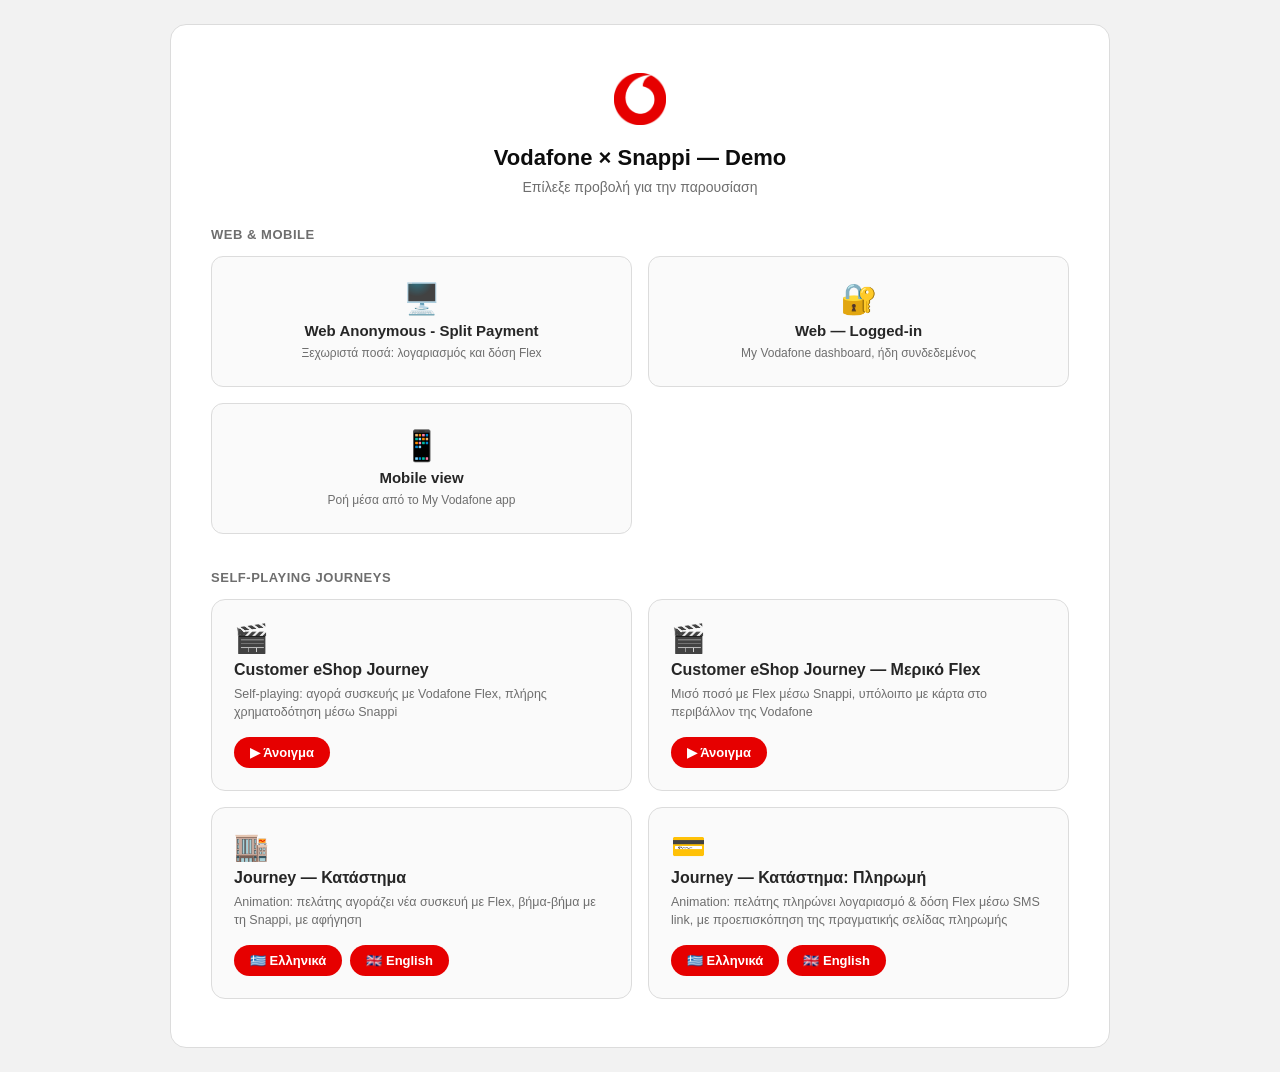
<file: index.html>
<!DOCTYPE html>
<html lang="el">
<head>
<meta charset="UTF-8">
<meta name="viewport" content="width=device-width, initial-scale=1.0">
<title>Vodafone × Snappi — Demo</title>
<link rel="stylesheet" href="styles.css">
</head>
<body>

  <div class="chooser">
    <div class="chooser__card chooser__card--wide">
      <img src="vodafone-logo.png" width="52" height="52" alt="" class="chooser__logo">
      <h1 class="chooser__title">Vodafone × Snappi — Demo</h1>
      <p class="chooser__subtitle">Επίλεξε προβολή για την παρουσίαση</p>

      <h2 class="chooser__section-title">Web &amp; Mobile</h2>
      <div class="chooser__options">
        <a href="web2.html" class="chooser__option">
          <span class="chooser__option-icon">🖥️</span>
          <span class="chooser__option-label">Web Anonymous - Split Payment</span>
          <span class="chooser__option-desc">Ξεχωριστά ποσά: λογαριασμός και δόση Flex</span>
        </a>
        <a href="web-login.html" class="chooser__option">
          <span class="chooser__option-icon">🔐</span>
          <span class="chooser__option-label">Web — Logged-in</span>
          <span class="chooser__option-desc">My Vodafone dashboard, ήδη συνδεδεμένος</span>
        </a>
        <a href="mobile.html" class="chooser__option">
          <span class="chooser__option-icon">📱</span>
          <span class="chooser__option-label">Mobile view</span>
          <span class="chooser__option-desc">Ροή μέσα από το My Vodafone app</span>
        </a>
      </div>

      <h2 class="chooser__section-title">Self-playing Journeys</h2>
      <div class="journey-grid">

        <div class="journey-card">
          <span class="journey-card__icon">🎬</span>
          <h3 class="journey-card__title">Customer eShop Journey</h3>
          <p class="journey-card__desc">Self-playing: αγορά συσκευής με Vodafone Flex, πλήρης χρηματοδότηση μέσω Snappi</p>
          <div class="journey-card__links">
            <a href="journey.html" class="journey-card__link">▶ Άνοιγμα</a>
          </div>
        </div>

        <div class="journey-card">
          <span class="journey-card__icon">🎬</span>
          <h3 class="journey-card__title">Customer eShop Journey — Μερικό Flex</h3>
          <p class="journey-card__desc">Μισό ποσό με Flex μέσω Snappi, υπόλοιπο με κάρτα στο περιβάλλον της Vodafone</p>
          <div class="journey-card__links">
            <a href="journey2.html" class="journey-card__link">▶ Άνοιγμα</a>
          </div>
        </div>

        <div class="journey-card">
          <span class="journey-card__icon">🏬</span>
          <h3 class="journey-card__title">Journey — Κατάστημα</h3>
          <p class="journey-card__desc">Animation: πελάτης αγοράζει νέα συσκευή με Flex, βήμα-βήμα με τη Snappi, με αφήγηση</p>
          <div class="journey-card__links">
            <a href="journey3.html" class="journey-card__link">🇬🇷 Ελληνικά</a>
            <a href="journey3-en.html" class="journey-card__link">🇬🇧 English</a>
          </div>
        </div>

        <div class="journey-card">
          <span class="journey-card__icon">💳</span>
          <h3 class="journey-card__title">Journey — Κατάστημα: Πληρωμή</h3>
          <p class="journey-card__desc">Animation: πελάτης πληρώνει λογαριασμό &amp; δόση Flex μέσω SMS link, με προεπισκόπηση της πραγματικής σελίδας πληρωμής</p>
          <div class="journey-card__links">
            <a href="journey4.html" class="journey-card__link">🇬🇷 Ελληνικά</a>
            <a href="journey4-en.html" class="journey-card__link">🇬🇧 English</a>
          </div>
        </div>

      </div>
    </div>
  </div>

</body>
</html>
</file>
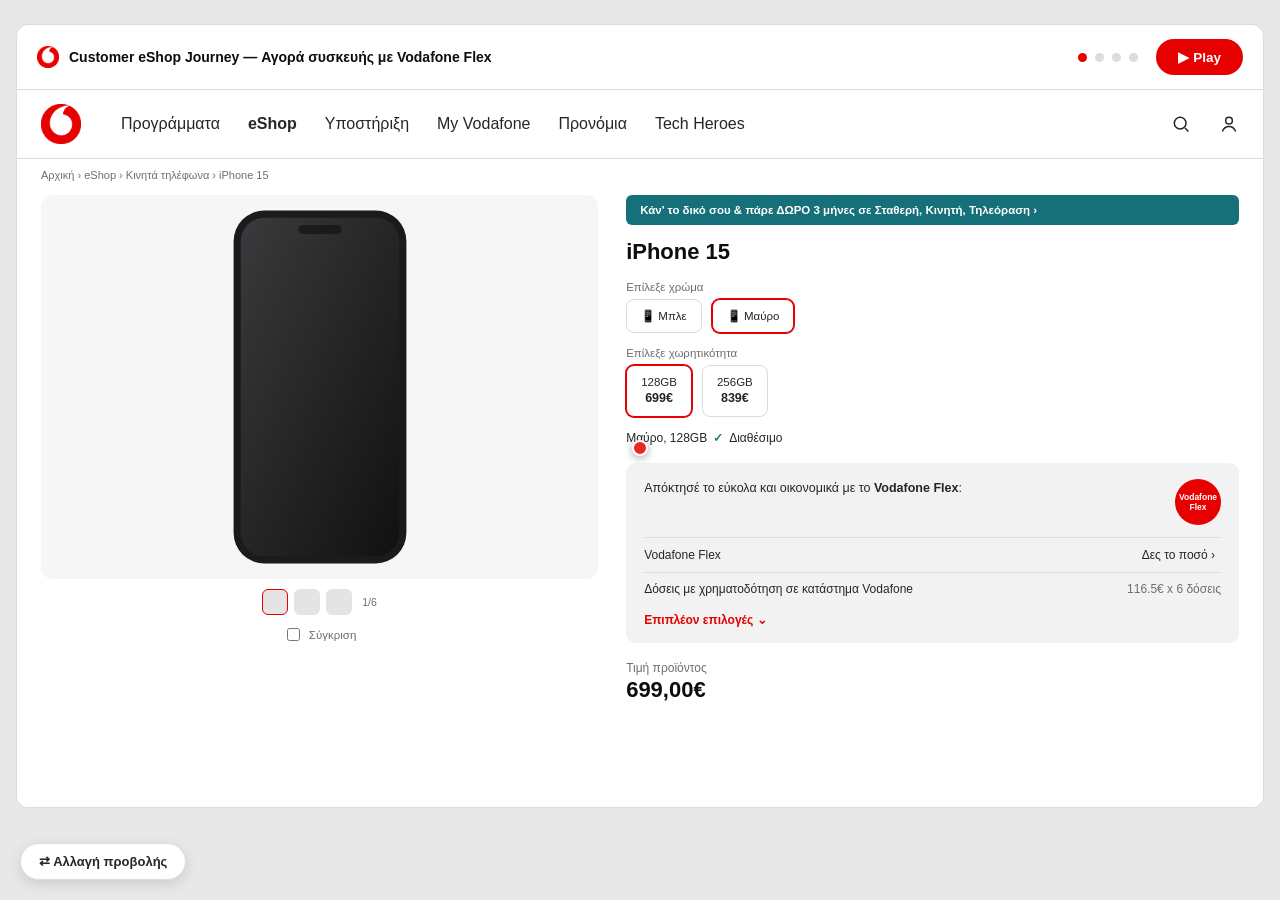
<file: journey.html>
<!DOCTYPE html>
<html lang="el">
<head>
<meta charset="UTF-8">
<meta name="viewport" content="width=device-width, initial-scale=1.0">
<title>Customer eShop Journey — Συσκευή με Vodafone Flex (Demo)</title>
<link rel="stylesheet" href="styles.css">
</head>
<body class="journey-body">

  <div class="journey-shell">
    <div class="journey-toolbar">
      <div class="journey-toolbar__title">
        <img src="vodafone-logo.png" width="22" height="22" alt="">
        Customer eShop Journey — Αγορά συσκευής με Vodafone Flex
      </div>
      <div class="journey-toolbar__controls">
        <div class="journey-progress" id="journey-progress">
          <span class="journey-dot" data-dot="0"></span>
          <span class="journey-dot" data-dot="1"></span>
          <span class="journey-dot" data-dot="2"></span>
          <span class="journey-dot" data-dot="3"></span>
        </div>
        <button type="button" class="journey-play-btn" id="journey-play">▶ Play</button>
      </div>
    </div>

    <div class="journey-frame" id="journey-frame">

      <!-- ================= ACT 1: Product page ================= -->
      <div class="journey-act is-active" data-act="browse">

        <header class="header">
          <a href="#" class="header__logo" aria-label="Vodafone"><img src="vodafone-logo.png" width="40" height="40" alt=""></a>
          <nav class="header__nav">
            <a href="#">Προγράμματα</a>
            <a href="#" class="active">eShop</a>
            <a href="#">Υποστήριξη</a>
            <a href="#">My Vodafone</a>
            <a href="#">Προνόμια</a>
            <a href="#">Tech Heroes</a>
          </nav>
          <div class="header__actions">
            <button class="icon-btn" aria-label="Αναζήτηση"><svg viewBox="0 0 24 24" width="20" height="20" fill="none" stroke="currentColor" stroke-width="1.8"><circle cx="11" cy="11" r="7"/><path d="M21 21l-4.3-4.3"/></svg></button>
            <a href="#" class="header__login"><svg viewBox="0 0 24 24" width="20" height="20" fill="none" stroke="currentColor" stroke-width="1.8"><circle cx="12" cy="8" r="4"/><path d="M4 21c1.6-4 5-6 8-6s6.4 2 8 6"/></svg></a>
          </div>
        </header>

        <div class="jb-breadcrumb">Αρχική › eShop › Κινητά τηλέφωνα › iPhone 15</div>

        <div class="jb-product">
          <div class="jb-product__gallery">
            <div class="jb-phone-stage">
              <svg viewBox="0 0 200 400" width="180" height="360">
                <rect x="4" y="4" width="192" height="392" rx="34" fill="#1b1b1d"/>
                <rect x="12" y="12" width="176" height="376" rx="26" fill="url(#jbScreen)"/>
                <rect x="76" y="20" width="48" height="10" rx="5" fill="#1b1b1d"/>
                <defs>
                  <linearGradient id="jbScreen" x1="0" y1="0" x2="1" y2="1">
                    <stop offset="0" stop-color="#3a3a3c"/>
                    <stop offset="1" stop-color="#111"/>
                  </linearGradient>
                </defs>
              </svg>
            </div>
            <div class="jb-thumbs">
              <span class="jb-thumb is-active"></span>
              <span class="jb-thumb"></span>
              <span class="jb-thumb"></span>
              <span class="jb-thumb-count">1/6</span>
            </div>
            <label class="jb-compare"><input type="checkbox"> Σύγκριση</label>
          </div>

          <div class="jb-product__info">
            <div class="jb-promo-strip">Κάν' το δικό σου &amp; πάρε ΔΩΡΟ 3 μήνες σε Σταθερή, Κινητή, Τηλεόραση <span aria-hidden="true">›</span></div>

            <h1 class="jb-product__title">iPhone 15</h1>

            <p class="jb-label">Επίλεξε χρώμα</p>
            <div class="jb-swatches">
              <button type="button" class="jb-swatch">📱 Μπλε</button>
              <button type="button" class="jb-swatch is-active">📱 Μαύρο</button>
            </div>

            <p class="jb-label">Επίλεξε χωρητικότητα</p>
            <div class="jb-swatches">
              <button type="button" class="jb-swatch is-active">128GB<br><strong>699€</strong></button>
              <button type="button" class="jb-swatch">256GB<br><strong>839€</strong></button>
            </div>

            <p class="jb-availability">Μαύρο, 128GB <span class="jb-availability__dot" aria-hidden="true">✓</span> Διαθέσιμο</p>

            <div class="jb-flex-box">
              <div class="jb-flex-box__head">
                <p>Απόκτησέ το εύκολα και οικονομικά με το <strong>Vodafone Flex</strong>:</p>
                <span class="jb-flex-badge">Vodafone<br>Flex</span>
              </div>
              <div class="jb-flex-row">
                <span>Vodafone Flex</span>
                <button type="button" class="jb-flex-row__action" id="jb-flex-cta">Δες το ποσό <span aria-hidden="true">›</span></button>
              </div>
              <div class="jb-flex-row">
                <span>Δόσεις με χρηματοδότηση σε κατάστημα Vodafone</span>
                <span class="jb-flex-row__value">116.5€ x 6 δόσεις</span>
              </div>
              <p class="jb-flex-more">Επιπλέον επιλογές <span aria-hidden="true">⌄</span></p>
            </div>

            <p class="jb-price-label">Τιμή προϊόντος</p>
            <p class="jb-price">699,00€</p>
          </div>
        </div>
      </div>

      <!-- ================= ACT 2a: Billing details ================= -->
      <div class="journey-act" data-act="billing">
        <div class="jb-checkout-header"><img src="vodafone-logo.png" width="34" height="34" alt=""></div>
        <div class="jb-checkout">
          <div class="jb-step-card">
            <div class="jb-step-card__head"><span class="jb-step-check">✓</span><h2>Στοιχεία χρέωσης</h2></div>

            <div class="jb-toggle-group">
              <button type="button" class="jb-toggle is-active">Απόδειξη</button>
              <button type="button" class="jb-toggle">Τιμολόγιο</button>
            </div>

            <div class="jb-form-fields">
              <input type="text" id="jb-billing-firstname" class="jb-text-input" placeholder="Όνομα" readonly>
              <input type="text" id="jb-billing-lastname" class="jb-text-input" placeholder="Επίθετο" readonly>
              <input type="text" id="jb-billing-phone" class="jb-text-input" placeholder="Τηλέφωνο επικοινωνίας" readonly>
              <input type="text" id="jb-billing-email" class="jb-text-input" placeholder="Email" readonly>
              <input type="text" id="jb-billing-address" class="jb-text-input" placeholder="Διεύθυνση χρέωσης" readonly>
            </div>

            <button type="button" class="jb-btn-dark" id="jb-billing-continue">Συνέχεια</button>
          </div>

          <div class="jb-order-summary">
            <div class="jb-order-summary__item">
              <svg viewBox="0 0 200 400" width="34" height="56"><rect x="4" y="4" width="192" height="392" rx="34" fill="#1b1b1d"/><rect x="12" y="12" width="176" height="376" rx="26" fill="#3a3a3c"/></svg>
              <span>iPhone 15<br>Μαύρο 128 GB<br><small>1 τεμάχιο</small></span>
            </div>
            <div class="jb-order-summary__row"><span>Προϊόντα (1)</span><span>699,00€</span></div>
            <div class="jb-order-summary__row"><span>Έξοδα αποστολής</span><span>Δωρεάν</span></div>
            <div class="jb-order-summary__row jb-order-summary__row--total"><span>Σύνολο</span><span>699,00€</span></div>
          </div>
        </div>
      </div>

      <!-- ================= ACT 2b: Delivery details ================= -->
      <div class="journey-act" data-act="delivery">
        <div class="jb-checkout-header"><img src="vodafone-logo.png" width="34" height="34" alt=""></div>
        <div class="jb-checkout">
          <div class="jb-step-card">
            <div class="jb-step-card__head"><span class="jb-step-check">✓</span><h2>Στοιχεία παράδοσης</h2></div>

            <div class="jb-delivery-box">
              <div class="jb-delivery-box__head"><span>🚚 Αποστολή σε διεύθυνση</span><strong>ΔΩΡΕΑΝ</strong></div>
              <p class="jb-delivery-address" id="jb-delivery-address-display">ΛΕΩΦΟΡΟΣ ΣΥΓΓΡΟΥ, 100, Δ. ΑΘΗΝΑΙΩΝ, Ν. ΑΤΤΙΚΗΣ, 11745</p>
              <a href="#" class="jb-edit-link">Επεξεργασία διεύθυνσης <span aria-hidden="true">✎</span></a>

              <p class="jb-form-label">Στοιχεία παράδοσης</p>
              <input type="text" id="jb-delivery-bell" class="jb-text-input" placeholder="Όνομα στο κουδούνι" readonly>
              <textarea class="jb-textarea" placeholder="Σχόλια (προαιρετικό)" readonly></textarea>
            </div>

            <button type="button" class="jb-btn-dark" id="jb-delivery-continue">Συνέχεια</button>
          </div>

          <div class="jb-order-summary">
            <div class="jb-order-summary__item">
              <svg viewBox="0 0 200 400" width="34" height="56"><rect x="4" y="4" width="192" height="392" rx="34" fill="#1b1b1d"/><rect x="12" y="12" width="176" height="376" rx="26" fill="#3a3a3c"/></svg>
              <span>iPhone 15<br>Μαύρο 128 GB<br><small>1 τεμάχιο</small></span>
            </div>
            <div class="jb-order-summary__row"><span>Προϊόντα (1)</span><span>699,00€</span></div>
            <div class="jb-order-summary__row"><span>Έξοδα αποστολής</span><span>Δωρεάν</span></div>
            <div class="jb-order-summary__row jb-order-summary__row--total"><span>Σύνολο</span><span>699,00€</span></div>
          </div>
        </div>
      </div>

      <!-- ================= ACT 2c: Checkout page (Vodafone Flex) ================= -->
      <div class="journey-act" data-act="checkout">
        <div class="jb-checkout-header"><img src="vodafone-logo.png" width="34" height="34" alt=""></div>

        <div class="jb-checkout">
          <div class="jb-flex-card">
            <div class="jb-flex-card__head">
              <h2>Vodafone Flex</h2>
              <span class="jb-phone-chip">👤 6912345678 <a href="#">Έξοδος <span aria-hidden="true">⇥</span></a></span>
            </div>

            <div class="jb-limit-box">
              <p>Το συνολικό ποσό που μπορείς να χρησιμοποιήσεις με το <strong>Vodafone Flex</strong>:</p>
              <div class="jb-limit-box__row">
                <strong>1.200,00€</strong>
                <span>έως 36 δόσεις</span>
              </div>
            </div>

            <p class="jb-choose-label">Επίλεξε το ποσό και τις δόσεις που θέλεις να χρησιμοποιήσεις με το Vodafone Flex:</p>

            <div class="jb-slider-group">
              <div class="jb-slider-row">
                <input type="range" id="jb-slider-installments" min="2" max="36" value="2" class="jb-slider">
                <input type="text" id="jb-installments-value" class="jb-slider-input" value="2" readonly>
              </div>
              <div class="jb-slider-scale"><span>2</span><span>36</span></div>

              <div class="jb-slider-row jb-slider-row--spaced">
                <input type="range" id="jb-slider-amount" min="10" max="699" value="10" class="jb-slider">
                <input type="text" id="jb-amount-value" class="jb-slider-input" value="10" readonly>
              </div>
              <div class="jb-slider-scale"><span>10€</span><span>699€</span></div>
            </div>

            <div class="jb-result" id="jb-result" hidden>
              <p class="jb-result__label">Έχεις επιλέξει:</p>
              <p class="jb-result__value"><strong id="jb-result-count">36 δόσεις</strong> x <strong id="jb-result-rate">19,42€</strong>/μήνα</p>
              <p class="jb-result__note">Η συνολική χρέωση σου μέσω Vodafone Flex είναι <strong id="jb-result-total">699,00€</strong> — χωρίς επιβάρυνση στον λογαριασμό σου.</p>
            </div>

            <label class="jb-consent">
              <input type="checkbox" id="jb-consent-checkbox">
              <span>Συναινώ στη διαβίβαση των στοιχείων μου στον χρηματοπιστωτικό οργανισμό <strong>Snappi</strong>, για τους σκοπούς αξιολόγησης και χορήγησης της χρηματοδότησης μέσω Vodafone Flex.</span>
            </label>

            <div class="jb-checkout-actions">
              <button type="button" class="jb-btn-outline">Ακύρωση</button>
              <button type="button" class="jb-btn-dark" id="jb-complete-btn" disabled>Συνέχεια</button>
            </div>
          </div>

          <div class="jb-order-summary">
            <div class="jb-order-summary__item">
              <svg viewBox="0 0 200 400" width="34" height="56"><rect x="4" y="4" width="192" height="392" rx="34" fill="#1b1b1d"/><rect x="12" y="12" width="176" height="376" rx="26" fill="#3a3a3c"/></svg>
              <span>Μαύρο 128 GB<br><small>1 τεμάχιο</small></span>
            </div>
            <div class="jb-order-summary__row"><span>Προϊόντα (1)</span><span>699,00€</span></div>
            <div class="jb-order-summary__row"><span>Έξοδα αποστολής</span><span>Δωρεάν</span></div>
            <div class="jb-order-summary__row jb-order-summary__row--total"><span>Σύνολο</span><span>699,00€</span></div>
          </div>
        </div>
      </div>

      <!-- ================= Redirect: Vodafone → Snappi ================= -->
      <div class="journey-act" data-act="redirect-snappi">
        <div class="jb-redirect jb-redirect--snappi">
          <div class="loading-spinner"></div>
          <h2>Μεταφορά στο onboarding περιβάλλον της <span class="jb-redirect__brand">Snappi</span></h2>
          <p>Ο πελάτης ολοκληρώνει τα 10 βήματα ταυτοποίησης &amp; αξιολόγησης δανείου στο περιβάλλον της Snappi…</p>
        </div>
      </div>

      <!-- ================= ACT 3: Snappi onboarding (last step only) ================= -->
      <div class="journey-act" data-act="snappi">
        <div class="jb-snappi-wrap">
          <div class="jb-snappi-card">
            <div class="jb-snappi-corner" aria-hidden="true"></div>
            <div class="jb-snappi-step-badge">8</div>
            <div class="jb-snappi-brand">
              <span class="jb-snappi-brand__by">Secure financial services by</span>
              <span class="jb-snappi-brand__logo">snappi</span>
            </div>
            <p class="jb-snappi-amount">€699</p>
            <span class="jb-snappi-status-pill jb-snappi-status-pill--pending">Loan Pending</span>
            <p class="jb-snappi-download">Download Snappi app to have full access to your loan</p>
            <h2 class="jb-snappi-title">Your Vodafone Flex is ready</h2>
            <p class="jb-snappi-pending-note">Θα εκδοθεί αυτόματα μόλις ολοκληρωθεί η πληρωμή στο περιβάλλον της Vodafone.</p>
            <button type="button" class="jb-btn-red" id="jb-snappi-continue">Continue</button>
          </div>
        </div>
      </div>

      <!-- ================= Redirect: Snappi → Vodafone ================= -->
      <div class="journey-act" data-act="redirect-vodafone">
        <div class="jb-redirect jb-redirect--vodafone">
          <div class="loading-spinner"></div>
          <h2>Επιστροφή στο περιβάλλον <span class="jb-redirect__brand">Vodafone</span></h2>
          <p>Το δάνειο παραμένει σε εκκρεμότητα (Pending) — μεταφορά στο eShop της Vodafone για ολοκλήρωση της πληρωμής…</p>
        </div>
      </div>

      <!-- ================= ACT 4: Confirmation ================= -->
      <div class="journey-act" data-act="confirmation">
        <div class="jb-confirmation">
          <img src="vodafone-logo.png" width="40" height="40" alt="" class="jb-confirmation__logo">
          <div class="jb-confirmation__check">
            <svg viewBox="0 0 64 64" width="72" height="72"><circle cx="32" cy="32" r="32" fill="#1a8a4a"/><path d="M18 33l9 9 19-19" fill="none" stroke="#fff" stroke-width="4" stroke-linecap="round" stroke-linejoin="round"/></svg>
          </div>
          <h2>Η αγορά σου ολοκληρώθηκε!</h2>
          <p class="jb-confirmation__sub">Η συσκευή σου με <strong>Vodafone Flex</strong> είναι έτοιμη.</p>

          <div class="jb-confirmation__card">
            <div class="jb-confirmation__row"><span>Συσκευή</span><strong>iPhone 15, Μαύρο 128GB</strong></div>
            <div class="jb-confirmation__row"><span>Τιμή προϊόντος</span><strong>699,00€</strong></div>
            <div class="jb-confirmation__row"><span>Πρόγραμμα</span><strong>36 δόσεις x 19,42€/μήνα</strong></div>
            <div class="jb-confirmation__row jb-confirmation__row--note">Χωρίς επιβάρυνση στον λογαριασμό σου.</div>
          </div>

          <p class="jb-confirmation__disclaimer">
            <span class="jb-disclaimer-badge">Ανοιχτό σημείο προς αξιολόγηση</span>
            Η πραγματική έγκριση και εκταμίευση του δανείου ολοκληρώνεται μόνο εφόσον επιβεβαιωθεί με επιτυχία η πληρωμή στο περιβάλλον της Vodafone — μέχρι τότε, το δάνειο παραμένει σε κατάσταση <strong>Pending</strong> στο περιβάλλον της Snappi.
          </p>
        </div>
      </div>

      <!-- ================= Flex modal (overlays "browse" act) ================= -->
      <div class="journey-modal-overlay" id="journey-modal-overlay">
        <div class="journey-modal-panel">
          <button type="button" class="journey-modal-back" aria-hidden="true">‹</button>
          <button type="button" class="journey-modal-close" aria-hidden="true">✕</button>

          <div class="jb-flex-banner">
            <span class="jb-flex-banner__label">Νέα υπηρεσία Vodafone Flex</span>
            <span class="jb-bubble jb-bubble--1">έως 36<br>δόσεις</span>
            <span class="jb-bubble jb-bubble--2">έως 36 δόσεις<br>με χρηματοδότηση<br>χωρίς κάρτα</span>
            <span class="jb-bubble jb-bubble--center">Vodafone<br>Flex</span>
            <span class="jb-bubble jb-bubble--3">Επιπλέον όφελος<br>με επιστροφή<br>συσκευής</span>
          </div>

          <h2 class="jb-modal-title">Απόκτησε τη συσκευή σου με Vodafone Flex</h2>
          <p class="jb-modal-sub">σε έως 36 δόσεις</p>
          <p class="jb-modal-text">Αν είσαι πελάτης συμβολαίου &amp; καρτοπρογράμματος κινητής, μπορείς να αποκτήσεις προϊόντα τεχνολογίας μέσω του Vodafone Flex, χωρίς χρήση πιστωτικής κάρτας, σε έως 36 δόσεις.</p>
          <p class="jb-modal-pill">Διαθέσιμο στα καταστήματα Vodafone &amp; online.</p>

          <!-- Panel step: phone entry -->
          <div class="jb-panel-step" data-pstep="phone">
            <div class="jb-wallet-icon">
              <svg viewBox="0 0 64 64" width="46" height="46"><rect x="6" y="16" width="44" height="34" rx="4" fill="#E60000"/><rect x="2" y="22" width="44" height="34" rx="4" fill="#fff" stroke="#E60000" stroke-width="2"/><circle cx="34" cy="39" r="4" fill="#E60000"/></svg>
            </div>
            <h3>Δες αν είσαι δικαιούχος του Vodafone Flex</h3>
            <p class="jb-modal-text jb-modal-text--tight">Συμπλήρωσε τον αριθμό του κινητού σου τηλεφώνου για να συνεχίσεις</p>
            <div class="jb-phone-field">
              <input type="text" id="jb-phone-input" class="jb-phone-field__input" readonly>
              <span class="jb-phone-field__clear">✕</span>
            </div>
            <button type="button" class="jb-btn-red">Επόμενο</button>
          </div>

          <!-- Panel step: OTP confirmation -->
          <div class="jb-panel-step" data-pstep="otp" hidden>
            <div class="jb-wallet-icon">
              <svg viewBox="0 0 64 64" width="46" height="46"><rect x="6" y="16" width="44" height="34" rx="4" fill="#E60000"/><rect x="2" y="22" width="44" height="34" rx="4" fill="#fff" stroke="#E60000" stroke-width="2"/><circle cx="34" cy="39" r="4" fill="#E60000"/></svg>
            </div>
            <h3>Επιβεβαίωσε τον αριθμό σου</h3>
            <p class="jb-modal-text jb-modal-text--tight">Στάλθηκε κωδικός επιβεβαίωσης με SMS στο 6912345678</p>
            <div class="jb-phone-field">
              <input type="text" id="jb-otp-input" class="jb-phone-field__input" readonly>
            </div>
            <button type="button" class="jb-btn-red">Επιβεβαίωση</button>
          </div>

          <!-- Panel step: eligibility result -->
          <div class="jb-panel-step" data-pstep="result" hidden>
            <div class="jb-wallet-icon">
              <svg viewBox="0 0 64 64" width="46" height="46"><rect x="6" y="16" width="44" height="34" rx="4" fill="#E60000"/><rect x="2" y="22" width="44" height="34" rx="4" fill="#fff" stroke="#E60000" stroke-width="2"/><circle cx="34" cy="39" r="4" fill="#E60000"/></svg>
            </div>
            <span class="jb-phone-chip">👤 6912345678 <a href="#">Έξοδος <span aria-hidden="true">⇥</span></a></span>
            <div class="jb-limit-box">
              <p>Το συνολικό ποσό που μπορείς να χρησιμοποιήσεις με το <strong>Vodafone Flex</strong>:</p>
              <div class="jb-limit-box__row">
                <strong>1.200,00€</strong>
                <span>έως 36 δόσεις</span>
              </div>
            </div>
            <button type="button" class="jb-btn-red">Συνέχεια</button>
          </div>
        </div>
      </div>

      <div class="journey-cursor" id="journey-cursor"></div>
    </div>
  </div>

  <a href="index.html" class="view-switch-btn">⇄ Αλλαγή προβολής</a>

  <script src="journey.js"></script>
</body>
</html>
</file>
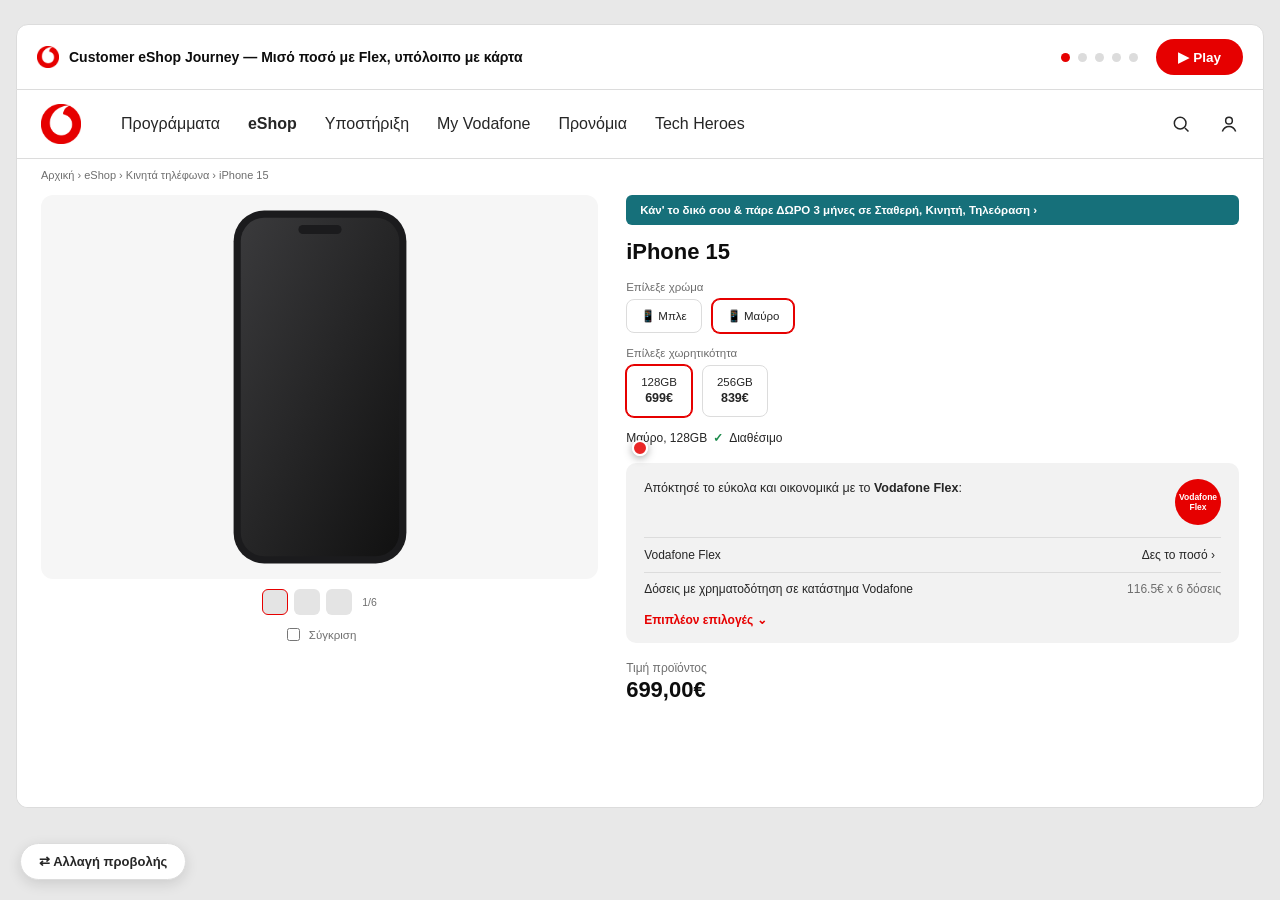
<file: journey2.html>
<!DOCTYPE html>
<html lang="el">
<head>
<meta charset="UTF-8">
<meta name="viewport" content="width=device-width, initial-scale=1.0">
<title>Customer eShop Journey — Μερική χρηματοδότηση Flex (Demo)</title>
<link rel="stylesheet" href="styles.css">
</head>
<body class="journey-body">

  <div class="journey-shell">
    <div class="journey-toolbar">
      <div class="journey-toolbar__title">
        <img src="vodafone-logo.png" width="22" height="22" alt="">
        Customer eShop Journey — Μισό ποσό με Flex, υπόλοιπο με κάρτα
      </div>
      <div class="journey-toolbar__controls">
        <div class="journey-progress" id="journey-progress">
          <span class="journey-dot" data-dot="0"></span>
          <span class="journey-dot" data-dot="1"></span>
          <span class="journey-dot" data-dot="2"></span>
          <span class="journey-dot" data-dot="3"></span>
          <span class="journey-dot" data-dot="4"></span>
        </div>
        <button type="button" class="journey-play-btn" id="journey-play">▶ Play</button>
      </div>
    </div>

    <div class="journey-frame" id="journey-frame">

      <!-- ================= ACT 1: Product page ================= -->
      <div class="journey-act is-active" data-act="browse">

        <header class="header">
          <a href="#" class="header__logo" aria-label="Vodafone"><img src="vodafone-logo.png" width="40" height="40" alt=""></a>
          <nav class="header__nav">
            <a href="#">Προγράμματα</a>
            <a href="#" class="active">eShop</a>
            <a href="#">Υποστήριξη</a>
            <a href="#">My Vodafone</a>
            <a href="#">Προνόμια</a>
            <a href="#">Tech Heroes</a>
          </nav>
          <div class="header__actions">
            <button class="icon-btn" aria-label="Αναζήτηση"><svg viewBox="0 0 24 24" width="20" height="20" fill="none" stroke="currentColor" stroke-width="1.8"><circle cx="11" cy="11" r="7"/><path d="M21 21l-4.3-4.3"/></svg></button>
            <a href="#" class="header__login"><svg viewBox="0 0 24 24" width="20" height="20" fill="none" stroke="currentColor" stroke-width="1.8"><circle cx="12" cy="8" r="4"/><path d="M4 21c1.6-4 5-6 8-6s6.4 2 8 6"/></svg></a>
          </div>
        </header>

        <div class="jb-breadcrumb">Αρχική › eShop › Κινητά τηλέφωνα › iPhone 15</div>

        <div class="jb-product">
          <div class="jb-product__gallery">
            <div class="jb-phone-stage">
              <svg viewBox="0 0 200 400" width="180" height="360">
                <rect x="4" y="4" width="192" height="392" rx="34" fill="#1b1b1d"/>
                <rect x="12" y="12" width="176" height="376" rx="26" fill="url(#jbScreen)"/>
                <rect x="76" y="20" width="48" height="10" rx="5" fill="#1b1b1d"/>
                <defs>
                  <linearGradient id="jbScreen" x1="0" y1="0" x2="1" y2="1">
                    <stop offset="0" stop-color="#3a3a3c"/>
                    <stop offset="1" stop-color="#111"/>
                  </linearGradient>
                </defs>
              </svg>
            </div>
            <div class="jb-thumbs">
              <span class="jb-thumb is-active"></span>
              <span class="jb-thumb"></span>
              <span class="jb-thumb"></span>
              <span class="jb-thumb-count">1/6</span>
            </div>
            <label class="jb-compare"><input type="checkbox"> Σύγκριση</label>
          </div>

          <div class="jb-product__info">
            <div class="jb-promo-strip">Κάν' το δικό σου &amp; πάρε ΔΩΡΟ 3 μήνες σε Σταθερή, Κινητή, Τηλεόραση <span aria-hidden="true">›</span></div>

            <h1 class="jb-product__title">iPhone 15</h1>

            <p class="jb-label">Επίλεξε χρώμα</p>
            <div class="jb-swatches">
              <button type="button" class="jb-swatch">📱 Μπλε</button>
              <button type="button" class="jb-swatch is-active">📱 Μαύρο</button>
            </div>

            <p class="jb-label">Επίλεξε χωρητικότητα</p>
            <div class="jb-swatches">
              <button type="button" class="jb-swatch is-active">128GB<br><strong>699€</strong></button>
              <button type="button" class="jb-swatch">256GB<br><strong>839€</strong></button>
            </div>

            <p class="jb-availability">Μαύρο, 128GB <span class="jb-availability__dot" aria-hidden="true">✓</span> Διαθέσιμο</p>

            <div class="jb-flex-box">
              <div class="jb-flex-box__head">
                <p>Απόκτησέ το εύκολα και οικονομικά με το <strong>Vodafone Flex</strong>:</p>
                <span class="jb-flex-badge">Vodafone<br>Flex</span>
              </div>
              <div class="jb-flex-row">
                <span>Vodafone Flex</span>
                <button type="button" class="jb-flex-row__action" id="jb-flex-cta">Δες το ποσό <span aria-hidden="true">›</span></button>
              </div>
              <div class="jb-flex-row">
                <span>Δόσεις με χρηματοδότηση σε κατάστημα Vodafone</span>
                <span class="jb-flex-row__value">116.5€ x 6 δόσεις</span>
              </div>
              <p class="jb-flex-more">Επιπλέον επιλογές <span aria-hidden="true">⌄</span></p>
            </div>

            <p class="jb-price-label">Τιμή προϊόντος</p>
            <p class="jb-price">699,00€</p>
          </div>
        </div>
      </div>

      <!-- ================= ACT 2a: Billing details ================= -->
      <div class="journey-act" data-act="billing">
        <div class="jb-checkout-header"><img src="vodafone-logo.png" width="34" height="34" alt=""></div>
        <div class="jb-checkout">
          <div class="jb-step-card">
            <div class="jb-step-card__head"><span class="jb-step-check">✓</span><h2>Στοιχεία χρέωσης</h2></div>

            <div class="jb-toggle-group">
              <button type="button" class="jb-toggle is-active">Απόδειξη</button>
              <button type="button" class="jb-toggle">Τιμολόγιο</button>
            </div>

            <div class="jb-form-fields">
              <input type="text" id="jb-billing-firstname" class="jb-text-input" placeholder="Όνομα" readonly>
              <input type="text" id="jb-billing-lastname" class="jb-text-input" placeholder="Επίθετο" readonly>
              <input type="text" id="jb-billing-phone" class="jb-text-input" placeholder="Τηλέφωνο επικοινωνίας" readonly>
              <input type="text" id="jb-billing-email" class="jb-text-input" placeholder="Email" readonly>
              <input type="text" id="jb-billing-address" class="jb-text-input" placeholder="Διεύθυνση χρέωσης" readonly>
            </div>

            <button type="button" class="jb-btn-dark" id="jb-billing-continue">Συνέχεια</button>
          </div>

          <div class="jb-order-summary">
            <div class="jb-order-summary__item">
              <svg viewBox="0 0 200 400" width="34" height="56"><rect x="4" y="4" width="192" height="392" rx="34" fill="#1b1b1d"/><rect x="12" y="12" width="176" height="376" rx="26" fill="#3a3a3c"/></svg>
              <span>iPhone 15<br>Μαύρο 128 GB<br><small>1 τεμάχιο</small></span>
            </div>
            <div class="jb-order-summary__row"><span>Προϊόντα (1)</span><span>699,00€</span></div>
            <div class="jb-order-summary__row"><span>Έξοδα αποστολής</span><span>Δωρεάν</span></div>
            <div class="jb-order-summary__row jb-order-summary__row--total"><span>Σύνολο</span><span>699,00€</span></div>
          </div>
        </div>
      </div>

      <!-- ================= ACT 2b: Delivery details ================= -->
      <div class="journey-act" data-act="delivery">
        <div class="jb-checkout-header"><img src="vodafone-logo.png" width="34" height="34" alt=""></div>
        <div class="jb-checkout">
          <div class="jb-step-card">
            <div class="jb-step-card__head"><span class="jb-step-check">✓</span><h2>Στοιχεία παράδοσης</h2></div>

            <div class="jb-delivery-box">
              <div class="jb-delivery-box__head"><span>🚚 Αποστολή σε διεύθυνση</span><strong>ΔΩΡΕΑΝ</strong></div>
              <p class="jb-delivery-address" id="jb-delivery-address-display">ΛΕΩΦΟΡΟΣ ΣΥΓΓΡΟΥ, 100, Δ. ΑΘΗΝΑΙΩΝ, Ν. ΑΤΤΙΚΗΣ, 11745</p>
              <a href="#" class="jb-edit-link">Επεξεργασία διεύθυνσης <span aria-hidden="true">✎</span></a>

              <p class="jb-form-label">Στοιχεία παράδοσης</p>
              <input type="text" id="jb-delivery-bell" class="jb-text-input" placeholder="Όνομα στο κουδούνι" readonly>
              <textarea class="jb-textarea" placeholder="Σχόλια (προαιρετικό)" readonly></textarea>
            </div>

            <button type="button" class="jb-btn-dark" id="jb-delivery-continue">Συνέχεια</button>
          </div>

          <div class="jb-order-summary">
            <div class="jb-order-summary__item">
              <svg viewBox="0 0 200 400" width="34" height="56"><rect x="4" y="4" width="192" height="392" rx="34" fill="#1b1b1d"/><rect x="12" y="12" width="176" height="376" rx="26" fill="#3a3a3c"/></svg>
              <span>iPhone 15<br>Μαύρο 128 GB<br><small>1 τεμάχιο</small></span>
            </div>
            <div class="jb-order-summary__row"><span>Προϊόντα (1)</span><span>699,00€</span></div>
            <div class="jb-order-summary__row"><span>Έξοδα αποστολής</span><span>Δωρεάν</span></div>
            <div class="jb-order-summary__row jb-order-summary__row--total"><span>Σύνολο</span><span>699,00€</span></div>
          </div>
        </div>
      </div>

      <!-- ================= ACT 2c: Checkout page (Vodafone Flex) ================= -->
      <div class="journey-act" data-act="checkout">
        <div class="jb-checkout-header"><img src="vodafone-logo.png" width="34" height="34" alt=""></div>

        <div class="jb-checkout">
          <div class="jb-flex-card">
            <div class="jb-flex-card__head">
              <h2>Vodafone Flex</h2>
              <span class="jb-phone-chip">👤 6912345678 <a href="#">Έξοδος <span aria-hidden="true">⇥</span></a></span>
            </div>

            <div class="jb-limit-box">
              <p>Το συνολικό ποσό που μπορείς να χρησιμοποιήσεις με το <strong>Vodafone Flex</strong>:</p>
              <div class="jb-limit-box__row">
                <strong>1.200,00€</strong>
                <span>έως 36 δόσεις</span>
              </div>
            </div>

            <p class="jb-choose-label">Επίλεξε το ποσό και τις δόσεις που θέλεις να χρησιμοποιήσεις με το Vodafone Flex:</p>

            <div class="jb-slider-group">
              <div class="jb-slider-row">
                <input type="range" id="jb-slider-installments" min="2" max="36" value="2" class="jb-slider">
                <input type="text" id="jb-installments-value" class="jb-slider-input" value="2" readonly>
              </div>
              <div class="jb-slider-scale"><span>2</span><span>36</span></div>

              <div class="jb-slider-row jb-slider-row--spaced">
                <input type="range" id="jb-slider-amount" min="10" max="699" value="10" class="jb-slider">
                <input type="text" id="jb-amount-value" class="jb-slider-input" value="10" readonly>
              </div>
              <div class="jb-slider-scale"><span>10€</span><span>699€</span></div>
            </div>

            <div class="jb-result" id="jb-result" hidden>
              <p class="jb-result__label">Έχεις επιλέξει:</p>
              <p class="jb-result__value"><strong id="jb-result-count">36 δόσεις</strong> x <strong id="jb-result-rate">9,72€</strong>/μήνα</p>
              <p class="jb-result__note">Χρηματοδοτείς <strong id="jb-result-total">350,00€</strong> μέσω Vodafone Flex — χωρίς επιβάρυνση στον λογαριασμό σου.</p>
              <p class="jb-result__note">Το υπόλοιπο ποσό <strong id="jb-result-remaining">349,00€</strong> θα χρειαστεί να πληρωθεί με κάρτα, μετά την επιστροφή από τη Snappi.</p>
            </div>

            <label class="jb-consent">
              <input type="checkbox" id="jb-consent-checkbox">
              <span>Συναινώ στη διαβίβαση των στοιχείων μου στον χρηματοπιστωτικό οργανισμό <strong>Snappi</strong>, για τους σκοπούς αξιολόγησης και χορήγησης της χρηματοδότησης μέσω Vodafone Flex.</span>
            </label>

            <div class="jb-checkout-actions">
              <button type="button" class="jb-btn-outline">Ακύρωση</button>
              <button type="button" class="jb-btn-dark" id="jb-complete-btn" disabled>Συνέχεια</button>
            </div>

            <p class="jb-confirmation__disclaimer jb-inline-disclaimer">
              <span class="jb-disclaimer-badge">Ανοιχτό σημείο προς αξιολόγηση</span>
              Η πραγματική έγκριση και εκταμίευση του δανείου ολοκληρώνεται μόνο εφόσον επιβεβαιωθεί με επιτυχία η πληρωμή στο περιβάλλον της Vodafone — μέχρι τότε, το δάνειο παραμένει σε κατάσταση <strong>Pending</strong> στο περιβάλλον της Snappi.
            </p>
          </div>

          <div class="jb-order-summary">
            <div class="jb-order-summary__item">
              <svg viewBox="0 0 200 400" width="34" height="56"><rect x="4" y="4" width="192" height="392" rx="34" fill="#1b1b1d"/><rect x="12" y="12" width="176" height="376" rx="26" fill="#3a3a3c"/></svg>
              <span>Μαύρο 128 GB<br><small>1 τεμάχιο</small></span>
            </div>
            <div class="jb-order-summary__row"><span>Προϊόντα (1)</span><span>699,00€</span></div>
            <div class="jb-order-summary__row"><span>Έξοδα αποστολής</span><span>Δωρεάν</span></div>
            <div class="jb-order-summary__row jb-order-summary__row--total"><span>Σύνολο</span><span>699,00€</span></div>
          </div>
        </div>
      </div>

      <!-- ================= Redirect: Vodafone → Snappi ================= -->
      <div class="journey-act" data-act="redirect-snappi">
        <div class="jb-redirect jb-redirect--snappi">
          <div class="loading-spinner"></div>
          <h2>Μεταφορά στο onboarding περιβάλλον της <span class="jb-redirect__brand">Snappi</span></h2>
          <p>Ο πελάτης ολοκληρώνει τα 10 βήματα ταυτοποίησης &amp; αξιολόγησης δανείου στο περιβάλλον της Snappi…</p>
        </div>
      </div>

      <!-- ================= ACT 3: Snappi onboarding (last step only) ================= -->
      <div class="journey-act" data-act="snappi">
        <div class="jb-snappi-wrap">
          <div class="jb-snappi-card">
            <div class="jb-snappi-corner" aria-hidden="true"></div>
            <div class="jb-snappi-step-badge">8</div>
            <div class="jb-snappi-brand">
              <span class="jb-snappi-brand__by">Secure financial services by</span>
              <span class="jb-snappi-brand__logo">snappi</span>
            </div>
            <p class="jb-snappi-amount" id="jb-snappi-amount">€699</p>
            <span class="jb-snappi-status-pill jb-snappi-status-pill--pending">Loan Pending</span>
            <p class="jb-snappi-download">Download Snappi app to have full access to your loan</p>
            <h2 class="jb-snappi-title">Your Vodafone Flex is ready</h2>
            <p class="jb-snappi-pending-note">Θα εκδοθεί αυτόματα μόλις ολοκληρωθεί η πληρωμή στο περιβάλλον της Vodafone.</p>
            <button type="button" class="jb-btn-red" id="jb-snappi-continue">Continue</button>
          </div>
        </div>
      </div>

      <!-- ================= Redirect: Snappi → Vodafone ================= -->
      <div class="journey-act" data-act="redirect-vodafone">
        <div class="jb-redirect jb-redirect--vodafone">
          <div class="loading-spinner"></div>
          <h2>Επιστροφή στο περιβάλλον <span class="jb-redirect__brand">Vodafone</span></h2>
          <p>Το δάνειο παραμένει σε εκκρεμότητα (Pending) — μεταφορά στο eShop της Vodafone για ολοκλήρωση της πληρωμής…</p>
        </div>
      </div>

      <!-- ================= Act: pay remaining balance by card ================= -->
      <div class="journey-act" data-act="remainder">
        <div class="jb-checkout-header"><img src="vodafone-logo.png" width="34" height="34" alt=""></div>
        <div class="jb-checkout">
          <div class="jb-step-card">
            <div class="jb-step-card__head"><span class="jb-step-check">✓</span><h2>Ολοκλήρωση πληρωμής υπολοίπου</h2></div>

            <p class="jb-modal-text">Το ποσό που δεν καλύπτεται από το Vodafone Flex πληρώνεται απευθείας στη Vodafone, με κάρτα.</p>

            <div class="jb-limit-box">
              <p>Ποσό προς πληρωμή</p>
              <div class="jb-limit-box__row"><strong id="jb-remainder-amount">349,00€</strong></div>
            </div>

            <div class="jb-nexi-frame">
              <div class="jb-nexi-frame__chrome">
                <svg viewBox="0 0 24 24" width="13" height="13" fill="none" stroke="#fff" stroke-width="2"><rect x="5" y="10" width="14" height="9" rx="1.5"/><path d="M8 10V7a4 4 0 0 1 8 0v3"/></svg>
                Ασφαλές περιβάλλον πληρωμών · Nexi (Alpha Bank)
              </div>
              <div class="jb-nexi-frame__body">
                <div class="jb-nexi-header">
                  <span class="jb-nexi-header__brand">ALPHA BANK <em>|</em> nexi</span>
                  <p>Έχετε μεταφερθεί στο ασφαλές περιβάλλον πληρωμών της Nexi.</p>
                </div>

                <p class="jb-nexi-section-label">Στοιχεία Πληρωμής</p>
                <div class="jb-nexi-details">
                  <div class="jb-nexi-details__row"><span>Επιχείρηση</span><strong>VODAFONE E-SHOP</strong></div>
                  <div class="jb-nexi-details__row"><span>Αριθμός Παραγγελίας</span><strong>VFJUN1U30GHHMHHR</strong></div>
                  <div class="jb-nexi-details__row"><span>Ποσό Πληρωμής</span><strong id="jb-nexi-amount">ΕΥΡΩ 349,00</strong></div>
                </div>

                <p class="jb-nexi-section-label">Στοιχεία Κάρτας</p>
                <div class="jb-nexi-card-logos">
                  <span class="jb-nexi-card-badge jb-nexi-card-badge--visa">VISA</span>
                  <span class="jb-nexi-card-badge jb-nexi-card-badge--mc">mastercard</span>
                  <span class="jb-nexi-card-badge jb-nexi-card-badge--maestro">Maestro</span>
                  <span class="jb-nexi-card-badge jb-nexi-card-badge--amex">AMEX</span>
                </div>

                <div class="jb-form-fields">
                  <input type="text" id="jb-card-number" class="jb-text-input" placeholder="Αριθμός Κάρτας" readonly>
                  <input type="text" id="jb-card-holder" class="jb-text-input" placeholder="Ονοματεπώνυμο Κατόχου" readonly>
                  <div class="jb-slider-row">
                    <input type="text" id="jb-card-expiry" class="jb-text-input" placeholder="ΜΜ/ΕΕ" readonly>
                    <input type="text" id="jb-card-cvv" class="jb-text-input" placeholder="CVV" readonly>
                  </div>
                </div>

                <div class="jb-nexi-actions">
                  <button type="button" class="jb-btn-outline">Ακύρωση</button>
                  <button type="button" class="jb-btn-red" id="jb-remainder-pay-btn">Πληρωμή 349,00€</button>
                </div>

                <div class="jb-nexi-footer">ALPHA BANK <em>|</em> nexi</div>
              </div>
            </div>

            <p class="jb-confirmation__disclaimer jb-inline-disclaimer">
              <span class="jb-disclaimer-badge">Ανοιχτό σημείο προς αξιολόγηση</span>
              Η πραγματική έγκριση και εκταμίευση του δανείου ολοκληρώνεται μόνο εφόσον επιβεβαιωθεί με επιτυχία η πληρωμή στο περιβάλλον της Vodafone — μέχρι τότε, το δάνειο παραμένει σε κατάσταση <strong>Pending</strong> στο περιβάλλον της Snappi.
            </p>
          </div>

          <div class="jb-order-summary">
            <div class="jb-order-summary__item">
              <svg viewBox="0 0 200 400" width="34" height="56"><rect x="4" y="4" width="192" height="392" rx="34" fill="#1b1b1d"/><rect x="12" y="12" width="176" height="376" rx="26" fill="#3a3a3c"/></svg>
              <span>iPhone 15<br>Μαύρο 128 GB<br><small>1 τεμάχιο</small></span>
            </div>
            <div class="jb-order-summary__row"><span>Μέσω Vodafone Flex</span><span>350,00€</span></div>
            <div class="jb-order-summary__row"><span>Πληρωμή με κάρτα</span><span>349,00€</span></div>
            <div class="jb-order-summary__row jb-order-summary__row--total"><span>Σύνολο</span><span>699,00€</span></div>
          </div>
        </div>
      </div>

      <!-- ================= ACT 4: Confirmation ================= -->
      <div class="journey-act" data-act="confirmation">
        <div class="jb-confirmation">
          <img src="vodafone-logo.png" width="40" height="40" alt="" class="jb-confirmation__logo">
          <div class="jb-confirmation__check">
            <svg viewBox="0 0 64 64" width="72" height="72"><circle cx="32" cy="32" r="32" fill="#1a8a4a"/><path d="M18 33l9 9 19-19" fill="none" stroke="#fff" stroke-width="4" stroke-linecap="round" stroke-linejoin="round"/></svg>
          </div>
          <h2>Η αγορά σου ολοκληρώθηκε!</h2>
          <p class="jb-confirmation__sub">Η συσκευή σου με <strong>Vodafone Flex</strong> είναι έτοιμη.</p>

          <div class="jb-confirmation__card">
            <div class="jb-confirmation__row"><span>Συσκευή</span><strong>iPhone 15, Μαύρο 128GB</strong></div>
            <div class="jb-confirmation__row"><span>Τιμή προϊόντος</span><strong>699,00€</strong></div>
            <div class="jb-confirmation__row"><span>Μέσω Vodafone Flex</span><strong>36 δόσεις x 9,72€/μήνα</strong></div>
            <div class="jb-confirmation__row"><span>Πληρώθηκε με κάρτα</span><strong>349,00€</strong></div>
            <div class="jb-confirmation__row jb-confirmation__row--note">Χωρίς επιβάρυνση στον λογαριασμό σου για το ποσό του Flex.</div>
          </div>

          <p class="jb-confirmation__disclaimer">
            <span class="jb-disclaimer-badge">Ανοιχτό σημείο προς αξιολόγηση</span>
            Η πραγματική έγκριση και εκταμίευση του δανείου ολοκληρώνεται μόνο εφόσον επιβεβαιωθεί με επιτυχία η πληρωμή στο περιβάλλον της Vodafone — μέχρι τότε, το δάνειο παραμένει σε κατάσταση <strong>Pending</strong> στο περιβάλλον της Snappi.
          </p>
        </div>
      </div>

      <!-- ================= Flex modal (overlays "browse" act) ================= -->
      <div class="journey-modal-overlay" id="journey-modal-overlay">
        <div class="journey-modal-panel">
          <button type="button" class="journey-modal-back" aria-hidden="true">‹</button>
          <button type="button" class="journey-modal-close" aria-hidden="true">✕</button>

          <div class="jb-flex-banner">
            <span class="jb-flex-banner__label">Νέα υπηρεσία Vodafone Flex</span>
            <span class="jb-bubble jb-bubble--1">έως 36<br>δόσεις</span>
            <span class="jb-bubble jb-bubble--2">έως 36 δόσεις<br>με χρηματοδότηση<br>χωρίς κάρτα</span>
            <span class="jb-bubble jb-bubble--center">Vodafone<br>Flex</span>
            <span class="jb-bubble jb-bubble--3">Επιπλέον όφελος<br>με επιστροφή<br>συσκευής</span>
          </div>

          <h2 class="jb-modal-title">Απόκτησε τη συσκευή σου με Vodafone Flex</h2>
          <p class="jb-modal-sub">σε έως 36 δόσεις</p>
          <p class="jb-modal-text">Αν είσαι πελάτης συμβολαίου &amp; καρτοπρογράμματος κινητής, μπορείς να αποκτήσεις προϊόντα τεχνολογίας μέσω του Vodafone Flex, χωρίς χρήση πιστωτικής κάρτας, σε έως 36 δόσεις.</p>
          <p class="jb-modal-pill">Διαθέσιμο στα καταστήματα Vodafone &amp; online.</p>

          <!-- Panel step: phone entry -->
          <div class="jb-panel-step" data-pstep="phone">
            <div class="jb-wallet-icon">
              <svg viewBox="0 0 64 64" width="46" height="46"><rect x="6" y="16" width="44" height="34" rx="4" fill="#E60000"/><rect x="2" y="22" width="44" height="34" rx="4" fill="#fff" stroke="#E60000" stroke-width="2"/><circle cx="34" cy="39" r="4" fill="#E60000"/></svg>
            </div>
            <h3>Δες αν είσαι δικαιούχος του Vodafone Flex</h3>
            <p class="jb-modal-text jb-modal-text--tight">Συμπλήρωσε τον αριθμό του κινητού σου τηλεφώνου για να συνεχίσεις</p>
            <div class="jb-phone-field">
              <input type="text" id="jb-phone-input" class="jb-phone-field__input" readonly>
              <span class="jb-phone-field__clear">✕</span>
            </div>
            <button type="button" class="jb-btn-red">Επόμενο</button>
          </div>

          <!-- Panel step: OTP confirmation -->
          <div class="jb-panel-step" data-pstep="otp" hidden>
            <div class="jb-wallet-icon">
              <svg viewBox="0 0 64 64" width="46" height="46"><rect x="6" y="16" width="44" height="34" rx="4" fill="#E60000"/><rect x="2" y="22" width="44" height="34" rx="4" fill="#fff" stroke="#E60000" stroke-width="2"/><circle cx="34" cy="39" r="4" fill="#E60000"/></svg>
            </div>
            <h3>Επιβεβαίωσε τον αριθμό σου</h3>
            <p class="jb-modal-text jb-modal-text--tight">Στάλθηκε κωδικός επιβεβαίωσης με SMS στο 6912345678</p>
            <div class="jb-phone-field">
              <input type="text" id="jb-otp-input" class="jb-phone-field__input" readonly>
            </div>
            <button type="button" class="jb-btn-red">Επιβεβαίωση</button>
          </div>

          <!-- Panel step: eligibility result -->
          <div class="jb-panel-step" data-pstep="result" hidden>
            <div class="jb-wallet-icon">
              <svg viewBox="0 0 64 64" width="46" height="46"><rect x="6" y="16" width="44" height="34" rx="4" fill="#E60000"/><rect x="2" y="22" width="44" height="34" rx="4" fill="#fff" stroke="#E60000" stroke-width="2"/><circle cx="34" cy="39" r="4" fill="#E60000"/></svg>
            </div>
            <span class="jb-phone-chip">👤 6912345678 <a href="#">Έξοδος <span aria-hidden="true">⇥</span></a></span>
            <div class="jb-limit-box">
              <p>Το συνολικό ποσό που μπορείς να χρησιμοποιήσεις με το <strong>Vodafone Flex</strong>:</p>
              <div class="jb-limit-box__row">
                <strong>1.200,00€</strong>
                <span>έως 36 δόσεις</span>
              </div>
            </div>
            <button type="button" class="jb-btn-red">Συνέχεια</button>
          </div>
        </div>
      </div>

      <div class="journey-cursor" id="journey-cursor"></div>
    </div>
  </div>

  <a href="index.html" class="view-switch-btn">⇄ Αλλαγή προβολής</a>

  <script src="journey2.js"></script>
</body>
</html>
</file>
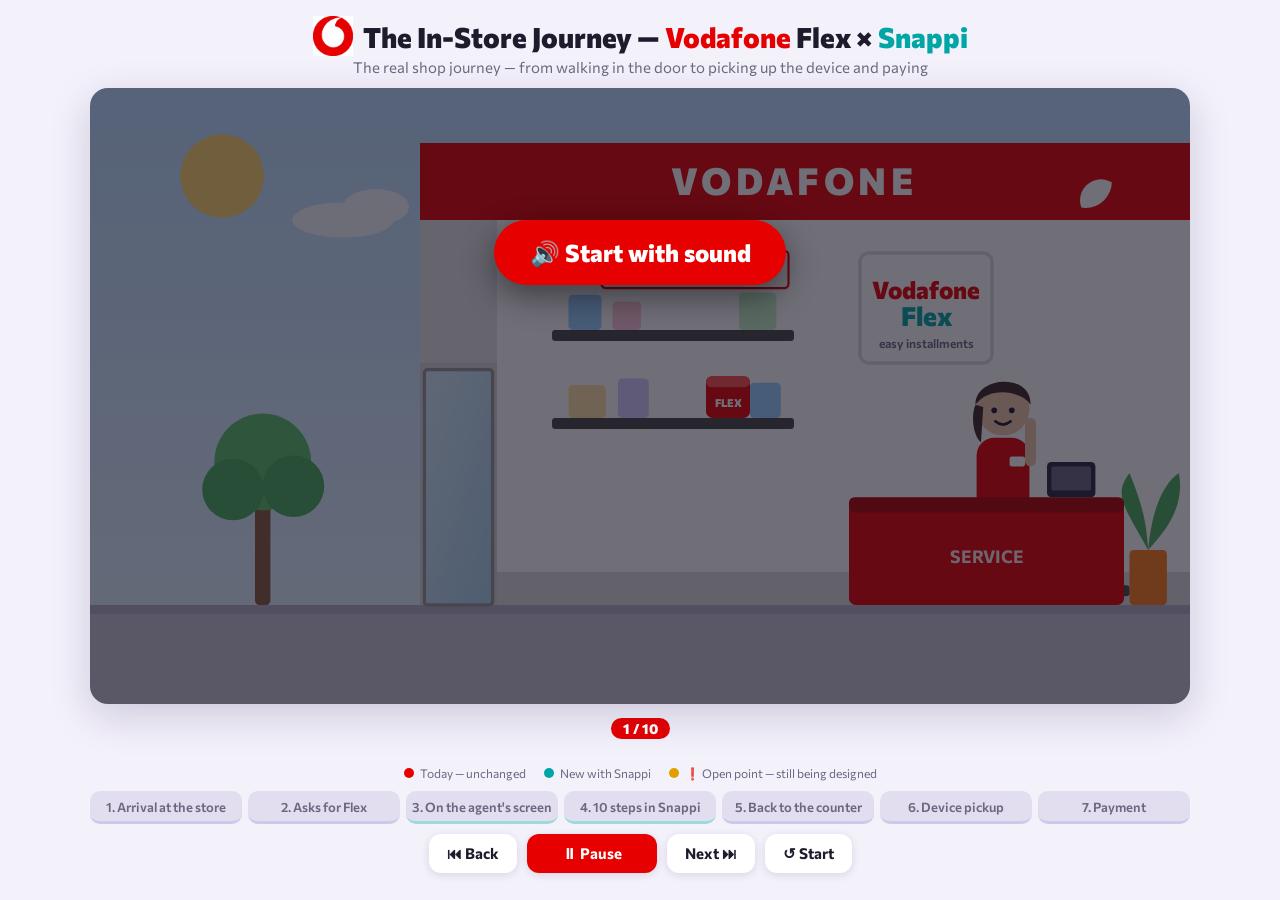
<file: journey3-en.html>
<!DOCTYPE html>
<html lang="en">
<head>
<meta charset="UTF-8">
<meta name="viewport" content="width=device-width, initial-scale=1">
<title>Customer Journey – In-Store (Flex × Snappi)</title>
<link href="https://fonts.googleapis.com/css2?family=Commissioner:wght@400;600;800&display=swap" rel="stylesheet">
<style>
  :root{
    --brand:#E60000; --brand-2:#00A6A6; --ink:#1d1b2c; --muted:#6b6880;
    --bg:#f3f1fa; --card:#ffffff; --ok:#17a34a;
  }
  *{box-sizing:border-box}
  body{margin:0;background:var(--bg);font-family:"Commissioner",system-ui,sans-serif;color:var(--ink);
       display:flex;flex-direction:column;align-items:center;min-height:100vh;padding:16px}
  h1{font-size:clamp(18px,2.4vw,28px);margin:4px 0 2px;font-weight:800;text-align:center}
  h1 span{color:var(--brand)}
  h1 span.s{color:var(--brand-2)}
  .subhead{color:var(--muted);font-size:clamp(12px,1.4vw,15px);text-align:center;margin:0 0 12px}
  .wrap{width:100%;max-width:1100px}
  .stage{position:relative;width:100%;aspect-ratio:1000/560;border-radius:18px;overflow:hidden;
         box-shadow:0 12px 40px rgba(40,20,90,.18);container-type:inline-size;background:#cfe8ff}
  .stage svg{position:absolute;inset:0;width:100%;height:100%;display:block}

  /* ----- people ----- */
  #cust{transition:transform 1s linear}
  .leg,.arm{transform-box:fill-box;transform-origin:50% 0}
  .walking .leg.l{animation:swing .45s ease-in-out infinite alternate}
  .walking .leg.r{animation:swing .45s ease-in-out infinite alternate-reverse}
  .walking .arm.l{animation:swing .45s ease-in-out infinite alternate-reverse}
  .walking .arm.r{animation:swing .45s ease-in-out infinite alternate}
  .walking .bob{animation:bob .225s ease-in-out infinite alternate}
  @keyframes swing{from{transform:rotate(-22deg)}to{transform:rotate(22deg)}}
  @keyframes bob{from{transform:translateY(0)}to{transform:translateY(-4px)}}
  .mouth-happy{opacity:0;transition:opacity .3s}
  .happy .mouth-happy{opacity:1}.happy .mouth-norm{opacity:0}
  #advisor .wave{transform-box:fill-box;transform-origin:50% 100%}
  #advisor.waving .wave{animation:wave .4s ease-in-out 4 alternate}
  @keyframes wave{from{transform:rotate(-15deg)}to{transform:rotate(20deg)}}

  #door{transform-box:fill-box;transform-origin:0 50%;transition:transform .7s ease}
  #door.open{transform:scaleX(.08)}
  #flexBox{transition:transform 1.1s cubic-bezier(.5,0,.3,1)}
  #flexGlow{opacity:0;transition:opacity .4s}
  #flexBox.glow #flexGlow{opacity:1;animation:pulse 1s ease-in-out infinite alternate}
  @keyframes pulse{from{transform:scale(1)}to{transform:scale(1.15)}}
  #flexGlow{transform-box:fill-box;transform-origin:center}
  #handFlex{opacity:0;transition:opacity .4s, transform .3s;transform-box:fill-box;transform-origin:center}
  #cust.holding #handFlex{opacity:1}
  #posScreen{transition:fill .4s}

  /* ----- phone-in-hand (Snappi self-service) ----- */
  #custPhone{opacity:0;transition:opacity .4s}
  #cust.onphone #custPhone{opacity:1}
  #cust.onphone .arm.r{animation:none;transform:rotate(-60deg)}

  .snappi-float{position:absolute;opacity:0;transform:translateY(8px) scale(.9);
        transition:opacity .35s, transform .35s;pointer-events:none;z-index:6;text-align:center}
  .snappi-float.show{opacity:1;transform:none}
  .snappi-float .ring{width:8cqw;height:8cqw;border-radius:50%;border:.6cqw solid #d8f3f3;
        border-top-color:var(--brand-2);margin:0 auto .5cqw;animation:spin 1s linear infinite}
  @keyframes spin{to{transform:rotate(360deg)}}
  .snappi-float .lbl{background:#fff;border-radius:1cqw;padding:.4cqw 1cqw;font-size:clamp(9px,1.3cqw,13px);
        font-weight:800;color:var(--brand-2);box-shadow:0 .4cqw 1.2cqw rgba(30,10,80,.2);display:inline-block}
  .snappi-float .clock{display:inline-block;background:#fff;border-radius:1cqw;padding:.35cqw 1cqw;margin-top:.5cqw;
        font-size:clamp(8px,1.1cqw,12px);color:var(--muted);font-weight:700;box-shadow:0 .3cqw 1cqw rgba(30,10,80,.15);white-space:nowrap}

  .qr{position:absolute;width:7cqw;height:7cqw;background:#fff;border-radius:.8cqw;padding:.6cqw;
      box-shadow:0 .5cqw 1.6cqw rgba(30,10,80,.25);opacity:0;transform:scale(.4);
      transition:opacity .4s, transform .5s cubic-bezier(.3,1.6,.5,1);z-index:6}
  .qr.show{opacity:1;transform:scale(1)}
  .qr svg{width:100%;height:100%}

  /* ----- zoom to agent's screen ----- */
  .zoom-backdrop{position:absolute;inset:0;background:rgba(18,16,30,0);pointer-events:none;transition:background .5s;z-index:7}
  .zoom-backdrop.show{background:rgba(18,16,30,.5)}
  .screen-zoom{position:absolute;left:50%;top:44%;width:10cqw;height:7cqw;
        transform:translate(-50%,-50%) scale(.25);transform-origin:center;opacity:0;
        transition:width .6s cubic-bezier(.4,0,.2,1), height .6s cubic-bezier(.4,0,.2,1), opacity .5s, transform .6s cubic-bezier(.4,0,.2,1);
        pointer-events:none;z-index:8;border-radius:.9cqw;overflow:hidden;box-shadow:0 1.2cqw 3cqw rgba(0,0,0,.4)}
  .screen-zoom.show{width:66cqw;height:42cqw;opacity:1;transform:translate(-50%,-50%) scale(1)}
  .screen-zoom__chrome{height:15%;background:#2b2940;display:flex;align-items:center;gap:.6cqw;padding:0 1.4cqw;transition:background .4s}
  .screen-zoom__chrome.snappi{background:#0a6e6e}
  .screen-zoom__chrome .screen-zoom__tag{margin-left:auto}
  .screen-zoom__dot{width:.7cqw;height:.7cqw;border-radius:50%;background:#6b6880;flex:none}
  .screen-zoom__url{color:#d8d5e6;font-size:clamp(9px,1.15cqw,13px);margin-left:.8cqw;font-weight:600;transition:color .4s}
  .screen-zoom__body{height:85%;background:#fff;padding:1.6cqw 2.2cqw;overflow:hidden}
  .screen-zoom__bullet{display:flex;gap:1cqw;align-items:flex-start;margin:1.1cqw 0;opacity:0;transform:translateX(-12px);
        transition:opacity .45s, transform .45s}
  .screen-zoom__bullet.show{opacity:1;transform:none}
  .screen-zoom__bullet .n{flex:none;width:1.7em;height:1.7em;border-radius:50%;background:var(--brand);color:#fff;
        font-weight:800;display:grid;place-items:center;font-size:clamp(9px,1.3cqw,15px)}
  .screen-zoom__bullet.snappi .n{background:var(--brand-2)}
  .screen-zoom__bullet.open .n{background:#e0a100}
  .screen-zoom__bullet b{display:block;font-size:clamp(9.5px,1.35cqw,15px);color:var(--ink)}
  .screen-zoom__bullet span{color:var(--muted);font-size:clamp(8.5px,1.15cqw,13px);line-height:1.4}
  .screen-zoom__bullet.open span{color:#8a6400}
  .screen-zoom__tag{display:inline-block;font-size:clamp(7.5px,1cqw,11px);font-weight:800;text-transform:uppercase;letter-spacing:.04em;
        padding:.3em .8em;border-radius:999px}
  .screen-zoom__tag.bau{background:#ffe1e1;color:var(--brand)}
  .screen-zoom__tag.open{background:#fff2cc;color:#8a6400;margin:.5cqw 0 0;display:inline-block}

  /* ----- speech bubbles ----- */
  .bubble{position:absolute;max-width:34cqw;background:#fff;color:var(--ink);border-radius:1.6cqw;
          padding:1.1cqw 1.5cqw;font-size:clamp(11px,1.75cqw,19px);line-height:1.35;font-weight:600;
          box-shadow:0 .6cqw 2cqw rgba(30,10,80,.22);opacity:0;transform:scale(.6) translateY(10px);
          transition:opacity .3s, transform .35s cubic-bezier(.3,1.6,.5,1);pointer-events:none;z-index:5}
  .bubble.show{opacity:1;transform:scale(1) translateY(0)}
  .bubble .who{display:block;font-size:.72em;font-weight:800;text-transform:uppercase;letter-spacing:.06em;margin-bottom:.2em}
  .bubble.cust .who{color:var(--brand-2)} .bubble.adv .who{color:var(--brand)}
  .bubble::after{content:"";position:absolute;bottom:-1.1cqw;width:0;height:0;
          border-left:1.1cqw solid transparent;border-right:1.1cqw solid transparent;border-top:1.2cqw solid #fff}
  .bubble.tail-left::after{left:1.8cqw}
  .bubble.tail-right::after{right:1.8cqw}
  .bubble.thought{border-radius:3cqw;font-style:italic;background:#fffdf5}
  .bubble.thought::after{border:none;width:1.2cqw;height:1.2cqw;border-radius:50%;background:#fffdf5;bottom:-1.8cqw;
          box-shadow:-.9cqw 1.3cqw 0 -.25cqw #fffdf5}

  /* ----- info card ----- */
  .card{position:absolute;left:2cqw;top:3cqw;width:28cqw;background:var(--card);border-radius:1.6cqw;
        padding:1.4cqw 1.6cqw;box-shadow:0 .8cqw 2.4cqw rgba(30,10,80,.25);font-size:clamp(10px,1.5cqw,16px);
        opacity:0;transform:translateX(-20px);transition:all .45s ease;z-index:4;border-top:.5cqw solid var(--brand)}
  .card.show{opacity:1;transform:none}
  .card.snappi{border-top-color:var(--brand-2)}
  .card h3{margin:0 0 .6em;font-size:1.15em;color:var(--brand);display:flex;align-items:center;gap:.4em}
  .card.snappi h3{color:var(--brand-2)}
  .card ul{list-style:none;margin:0;padding:0}
  .card li{display:flex;align-items:center;gap:.55em;margin:.45em 0;opacity:.35;transition:opacity .3s}
  .card li .chk{flex:none;width:1.4em;height:1.4em;border-radius:50%;border:2px solid #cfcadf;display:grid;place-items:center;
                color:#fff;font-size:.8em;font-weight:800;transition:all .3s}
  .card li.done{opacity:1}
  .card li.done .chk{background:var(--ok);border-color:var(--ok)}
  .card .tag{display:inline-block;font-size:.62em;font-weight:800;text-transform:uppercase;letter-spacing:.05em;
        padding:.25em .7em;border-radius:999px;margin-top:.8em;background:#F2F2F2;color:var(--muted)}
  .card.snappi .tag{background:#d6f3f3;color:#0a7a7a}

  /* ----- confetti ----- */
  .conf{position:absolute;top:-3%;width:1cqw;height:1.5cqw;border-radius:2px;z-index:6;animation:fall linear forwards}
  @keyframes fall{to{transform:translateY(62cqw) rotate(720deg)}}

  /* ----- pause: freeze looping CSS animations ----- */
  .stage.paused .leg, .stage.paused .arm, .stage.paused .bob,
  .stage.paused .wave, .stage.paused #flexGlow, .stage.paused .ring, .stage.paused .conf{
    animation-play-state:paused!important}

  /* ----- end badge (top-right, non-blocking) ----- */
  .end-badge{position:absolute;top:2cqw;right:2cqw;display:flex;align-items:center;gap:.9cqw;
        background:#fff;border-radius:999px;padding:.6cqw 1cqw .6cqw 1.3cqw;box-shadow:0 .6cqw 1.8cqw rgba(30,10,80,.28);
        z-index:10;opacity:0;transform:translateY(-10px);pointer-events:none;transition:opacity .35s, transform .35s}
  .end-badge.show{opacity:1;transform:none;pointer-events:auto}
  .end-badge__msg{font-size:clamp(9px,1.2cqw,13px);font-weight:800;color:var(--ok);white-space:nowrap}
  .end-badge__btn{border:none;background:var(--brand);color:#fff;font:800 clamp(9px,1.2cqw,13px) "Commissioner",sans-serif;
        padding:.55cqw 1.15cqw;border-radius:999px;cursor:pointer;white-space:nowrap}
  .end-badge__btn:hover{filter:brightness(.95)}

  /* ----- start overlay (unlocks audio autoplay with one click) ----- */
  .start-overlay{position:absolute;inset:0;background:rgba(18,16,30,.6);display:flex;align-items:flex-start;
        justify-content:center;padding-top:12cqw;z-index:20;opacity:1;transition:opacity .3s;pointer-events:auto}
  .start-overlay.hide{opacity:0;pointer-events:none}
  .start-overlay button{border:none;background:var(--brand);color:#fff;font:800 clamp(16px,2.8cqw,24px) "Commissioner",sans-serif;
        padding:1.6cqw 3.2cqw;border-radius:999px;cursor:pointer;box-shadow:0 1cqw 3cqw rgba(0,0,0,.45);
        animation:startPulse 1.4s ease-in-out infinite}
  .start-overlay button:hover{filter:brightness(.95)}
  @keyframes startPulse{0%,100%{transform:scale(1)}50%{transform:scale(1.06)}}

  /* ----- caption + stepper + controls ----- */
  .caption{margin:14px 0 6px;text-align:center;min-height:2.6em}
  .caption .num{display:inline-block;background:var(--brand);color:#fff;border-radius:999px;padding:2px 12px;
                font-weight:800;font-size:14px;margin-bottom:4px}
  .caption .num.new{background:var(--brand-2)}
  .caption .title{font-size:clamp(17px,2.2vw,24px);font-weight:800}
  .caption .desc{color:var(--muted);font-size:clamp(13px,1.5vw,16px)}
  .legend{display:flex;justify-content:center;gap:18px;margin:6px 0 4px;font-size:12px;color:var(--muted);flex-wrap:wrap}
  .legend span{display:inline-flex;align-items:center;gap:6px}
  .legend i{width:10px;height:10px;border-radius:50%;display:inline-block}
  .legend i.bau{background:var(--brand)}
  .legend i.new{background:var(--brand-2)}
  .legend i.open{background:#e0a100}
  .stepper{display:flex;gap:6px;margin:10px 0;flex-wrap:wrap}
  .stepper button{flex:1;min-width:70px;border:none;background:#e2def0;height:auto;padding:8px 2px 6px;border-radius:10px;cursor:pointer;
                  font:600 clamp(9px,1.1vw,13px) "Commissioner",sans-serif;color:var(--muted);position:relative;overflow:hidden;
                  border-bottom:3px solid #cfc8e8}
  .stepper button.tag-new{border-bottom-color:#9fdada}
  .stepper button.done{background:#d6cdfa;color:var(--brand)}
  .stepper button.active{background:var(--brand);color:#fff;border-bottom-color:var(--brand)}
  .stepper button.active.tag-new{background:var(--brand-2);border-bottom-color:var(--brand-2)}
  .page-head{display:flex;align-items:center;justify-content:center;gap:10px;flex-wrap:wrap;margin-bottom:2px}
  .page-logo{width:40px;height:40px;object-fit:contain;flex:none}
  .controls{display:flex;justify-content:center;gap:10px;flex-wrap:wrap}
  .controls button{border:none;background:#fff;color:var(--ink);font:700 15px "Commissioner",sans-serif;
                   padding:10px 18px;border-radius:12px;cursor:pointer;box-shadow:0 2px 8px rgba(40,20,90,.12)}
  .controls button.primary{background:var(--brand);color:#fff;min-width:130px}
  .controls button:hover{filter:brightness(.95)}
</style>
</head>
<body>
<div class="wrap">
  <div class="page-head">
    <img class="page-logo" src="[data-uri]" alt="Vodafone" width="40" height="40">
    <h1>The In-Store Journey — <span>Vodafone</span> Flex × <span class="s">Snappi</span></h1>
  </div>
  <p class="subhead">The real shop journey — from walking in the door to picking up the device and paying</p>

  <div class="stage" id="stage">
    <svg viewBox="0 0 1000 560" aria-label="Vodafone store">
      <defs>
        <linearGradient id="sky" x1="0" y1="0" x2="0" y2="1"><stop offset="0" stop-color="#bfe1ff"/><stop offset="1" stop-color="#e9f5ff"/></linearGradient>
        <linearGradient id="glass" x1="0" y1="0" x2="1" y2="1"><stop offset="0" stop-color="#d9f1ff" stop-opacity=".9"/><stop offset="1" stop-color="#9fd3f5" stop-opacity=".75"/></linearGradient>
        <radialGradient id="glowG"><stop offset="0" stop-color="#5ce0e0" stop-opacity=".9"/><stop offset="1" stop-color="#00A6A6" stop-opacity="0"/></radialGradient>
        <clipPath id="vfClip"><circle cx="0" cy="0" r="24"/></clipPath>
      </defs>
      <!-- sky & street -->
      <rect width="1000" height="560" fill="url(#sky)"/>
      <circle cx="120" cy="80" r="38" fill="#FFD66B"/>
      <g fill="#fff" opacity=".9"><ellipse cx="230" cy="120" rx="46" ry="16"/><ellipse cx="260" cy="108" rx="30" ry="16"/></g>
      <!-- tree -->
      <rect x="150" y="360" width="14" height="110" rx="4" fill="#8a5a3b"/>
      <circle cx="157" cy="340" r="44" fill="#5cbf6a"/><circle cx="130" cy="365" r="28" fill="#4fae5d"/><circle cx="185" cy="362" r="28" fill="#4fae5d"/>
      <!-- sidewalk -->
      <rect y="470" width="1000" height="90" fill="#c9c6d6"/>
      <rect y="470" width="1000" height="8" fill="#b3afc4"/>

      <!-- building -->
      <rect x="300" y="50" width="700" height="420" fill="#F2F2F2"/>
      <!-- interior back wall -->
      <rect x="370" y="120" width="630" height="350" fill="#FFFFFF"/>
      <rect x="370" y="440" width="630" height="30" fill="#E0E0E0"/>
      <!-- sign -->
      <rect x="300" y="50" width="700" height="70" fill="#E60000"/>
      <text x="640" y="97" text-anchor="middle" font-family="Commissioner,sans-serif" font-size="34" font-weight="800" fill="#fff" letter-spacing="4">VODAFONE</text>
      <g transform="translate(905,85)" clip-path="url(#vfClip)">
        <circle cx="0" cy="0" r="24" fill="#E60000"/>
        <circle cx="14" cy="17" r="19" fill="#fff"/>
      </g>

      <!-- shelf with products -->
      <rect x="420" y="300" width="220" height="10" rx="3" fill="#4a4a4a"/>
      <rect x="420" y="220" width="220" height="10" rx="3" fill="#4a4a4a"/>
      <g>
        <rect x="435" y="188" width="30" height="32" rx="4" fill="#9ad0ff"/>
        <rect x="475" y="194" width="26" height="26" rx="4" fill="#ffc6d9"/>
        <rect x="590" y="186" width="34" height="34" rx="4" fill="#c7f0c9"/>
        <rect x="435" y="270" width="34" height="30" rx="4" fill="#ffe3a3"/>
        <rect x="480" y="264" width="28" height="36" rx="4" fill="#d6ccff"/>
        <rect x="600" y="268" width="28" height="32" rx="4" fill="#9ad0ff"/>
      </g>
      <!-- shelf sign -->
      <g transform="translate(465,148)">
        <rect x="0" y="0" width="170" height="34" rx="4" fill="#fff" stroke="#E60000" stroke-width="2"/>
        <text x="85" y="22" text-anchor="middle" font-family="Commissioner,sans-serif" font-size="13" font-weight="800" fill="#E60000">Get a device with Flex</text>
      </g>
      <!-- poster -->
      <rect x="700" y="150" width="120" height="100" rx="8" fill="#fff" stroke="#DCDCDC" stroke-width="3"/>
      <text x="760" y="192" text-anchor="middle" font-family="Commissioner,sans-serif" font-size="22" font-weight="800" fill="#E60000">Vodafone</text>
      <text x="760" y="216" text-anchor="middle" font-family="Commissioner,sans-serif" font-size="24" font-weight="800" fill="#00A6A6">Flex</text>
      <text x="760" y="236" text-anchor="middle" font-family="Commissioner,sans-serif" font-size="11" font-weight="600" fill="#6b6880">easy installments</text>
      <!-- plant -->
      <rect x="945" y="420" width="34" height="50" rx="4" fill="#FF7A1A"/>
      <path d="M962 420 C940 380 930 370 945 350 C955 375 960 390 962 420 C965 385 975 360 990 350 C995 380 980 400 962 420Z" fill="#4fae5d"/>
      <!-- waiting bench (right side, for the Snappi self-service step) -->
      <rect x="855" y="452" width="90" height="10" rx="3" fill="#4a4a4a"/>
      <rect x="862" y="430" width="10" height="24" rx="3" fill="#4a4a4a"/>
      <rect x="928" y="430" width="10" height="24" rx="3" fill="#4a4a4a"/>

      <!-- advisor (behind counter) -->
      <g id="advisor" transform="translate(830,0)">
        <rect x="-24" y="318" width="48" height="90" rx="16" fill="#E60000"/>
        <rect x="6" y="335" width="14" height="9" rx="2" fill="#fff"/>
        <g class="wave"><rect x="20" y="300" width="10" height="44" rx="5" fill="#f2c7a5"/></g>
        <circle cx="0" cy="292" r="24" fill="#f2c7a5"/>
        <path d="M-25 288 C-26 262 26 258 25 288 C18 276 -12 270 -25 288Z" fill="#3b2a22"/>
        <path d="M-25 288 C-30 300 -26 318 -20 322 L-18 290Z" fill="#3b2a22"/>
        <circle cx="-8" cy="293" r="2.6" fill="#1d1b2c"/><circle cx="8" cy="293" r="2.6" fill="#1d1b2c"/>
        <path d="M-7 303 Q0 309 7 303" stroke="#1d1b2c" stroke-width="2.4" fill="none" stroke-linecap="round"/>
      </g>

      <!-- counter -->
      <rect x="690" y="378" width="250" height="92" rx="6" fill="#E60000"/>
      <rect x="690" y="372" width="250" height="14" rx="5" fill="#B30000"/>
      <text x="815" y="432" text-anchor="middle" font-family="Commissioner,sans-serif" font-size="16" font-weight="700" fill="#fff" opacity=".9">SERVICE</text>
      <!-- POS / tablet -->
      <rect x="870" y="340" width="44" height="32" rx="4" fill="#2b2940"/>
      <rect id="posScreen" x="874" y="344" width="36" height="22" rx="2" fill="#6b6880"/>

      <!-- FLEX product -->
      <g id="flexBox" style="transform:translate(560px,262px)">
        <circle id="flexGlow" cx="20" cy="18" r="46" fill="url(#glowG)"/>
        <rect x="0" y="0" width="40" height="38" rx="6" fill="#E60000"/>
        <rect x="0" y="0" width="40" height="10" rx="5" fill="#ff4d4d"/>
        <text x="20" y="28" text-anchor="middle" font-family="Commissioner,sans-serif" font-size="10" font-weight="800" fill="#fff">FLEX</text>
      </g>

      <!-- front wall + automatic door -->
      <rect x="300" y="120" width="70" height="350" fill="#E8E8E8"/>
      <rect x="300" y="250" width="70" height="220" fill="#D8D8D8"/>
      <rect id="door" x="304" y="256" width="62" height="214" rx="3" fill="url(#glass)" stroke="#9a9a9a" stroke-width="3"/>

      <!-- customer -->
      <g id="cust" style="transform:translate(-80px,0)">
        <g id="custFlip">
          <g class="bob">
            <!-- legs -->
            <rect class="leg l" x="-13" y="398" width="11" height="70" rx="5" fill="#2d3a66"/>
            <rect class="leg r" x="2" y="398" width="11" height="70" rx="5" fill="#2d3a66"/>
            <!-- arms (back) -->
            <rect class="arm l" x="-26" y="330" width="10" height="58" rx="5" fill="#e7b48f"/>
            <!-- body -->
            <rect x="-22" y="318" width="44" height="88" rx="16" fill="#3a4a63"/>
            <!-- arm front -->
            <rect class="arm r" x="16" y="330" width="10" height="58" rx="5" fill="#e7b48f"/>
            <!-- phone in hand (Snappi self-service) -->
            <g id="custPhone"><rect x="10" y="352" width="18" height="30" rx="3" fill="#1d1b2c"/><rect x="12" y="356" width="14" height="20" rx="1" fill="#5ce0e0"/></g>
            <!-- flex in hand -->
            <g id="handFlex"><rect x="16" y="376" width="28" height="26" rx="4" fill="#E60000"/><text x="30" y="393" text-anchor="middle" font-family="Commissioner,sans-serif" font-size="8" font-weight="800" fill="#fff">FLEX</text></g>
            <!-- head -->
            <circle cx="0" cy="292" r="24" fill="#e7b48f"/>
            <path d="M-24 288 C-26 262 24 258 24 286 C14 280 -4 282 -24 288Z" fill="#1f1a17"/>
            <circle cx="9" cy="292" r="2.6" fill="#1d1b2c"/><circle cx="-5" cy="292" r="2.6" fill="#1d1b2c"/>
            <path class="mouth-norm" d="M-2 304 Q4 307 10 304" stroke="#1d1b2c" stroke-width="2.4" fill="none" stroke-linecap="round"/>
            <path class="mouth-happy" d="M-4 301 Q4 312 12 301 Z" fill="#1d1b2c"/>
          </g>
        </g>
      </g>
    </svg>

    <div class="bubble cust" id="bCust"><span class="who">Customer</span><span class="txt"></span></div>
    <div class="bubble adv tail-right" id="bAdv"><span class="who">Agent</span><span class="txt"></span></div>
    <div class="card" id="card"></div>
    <div class="qr" id="qr">
      <svg viewBox="0 0 100 100"><rect width="100" height="100" fill="#fff"/>
        <g fill="#1d1b2c">
          <rect x="8" y="8" width="26" height="26"/><rect x="14" y="14" width="14" height="14" fill="#fff"/><rect x="18" y="18" width="6" height="6"/>
          <rect x="66" y="8" width="26" height="26"/><rect x="72" y="14" width="14" height="14" fill="#fff"/><rect x="76" y="18" width="6" height="6"/>
          <rect x="8" y="66" width="26" height="26"/><rect x="14" y="72" width="14" height="14" fill="#fff"/><rect x="18" y="76" width="6" height="6"/>
          <rect x="42" y="8" width="6" height="6"/><rect x="54" y="8" width="6" height="6"/><rect x="42" y="20" width="6" height="6"/>
          <rect x="42" y="42" width="6" height="6"/><rect x="54" y="42" width="6" height="6"/><rect x="66" y="42" width="6" height="6"/><rect x="78" y="42" width="6" height="6"/>
          <rect x="42" y="54" width="6" height="6"/><rect x="42" y="66" width="6" height="6"/><rect x="42" y="78" width="6" height="6"/>
          <rect x="54" y="54" width="6" height="6"/><rect x="66" y="66" width="6" height="6"/><rect x="78" y="78" width="6" height="6"/><rect x="54" y="78" width="6" height="6"/><rect x="66" y="90" width="6" height="6"/>
        </g>
      </svg>
    </div>
    <div class="snappi-float" id="snappiFloat">
      <div class="ring"></div>
      <div class="lbl" id="snappiLbl">Snappi · Step 1/10</div>
      <div class="clock">Avg. ≈ 3–4 min</div>
    </div>
    <div class="zoom-backdrop" id="zoomBackdrop"></div>
    <div class="screen-zoom" id="screenZoom">
      <div class="screen-zoom__chrome">
        <span class="screen-zoom__dot"></span><span class="screen-zoom__dot"></span><span class="screen-zoom__dot"></span>
        <span class="screen-zoom__url">🔒 siebel.vodafone.gr</span>
        <span class="screen-zoom__tag bau">Today — unchanged</span>
      </div>
      <div class="screen-zoom__body">
        <div id="zoomBody"></div>
      </div>
    </div>
    <div class="end-badge" id="endOv"><span class="end-badge__msg">✅ Purchase complete</span><button class="end-badge__btn" id="againBtn">↺ Replay</button></div>
    <div class="start-overlay" id="startOverlay"><button type="button" id="startBtn">🔊 Start with sound</button></div>
  </div>

  <div class="caption"><div class="num" id="capNum">1 / 10</div><div class="title" id="capTitle"></div><div class="desc" id="capDesc"></div></div>
  <div class="legend"><span><i class="bau"></i> Today — unchanged</span><span><i class="new"></i> New with Snappi</span><span><i class="open"></i> ❗ Open point — still being designed</span></div>
  <div class="stepper" id="stepper"></div>
  <div class="controls">
    <button id="prevBtn">⏮ Back</button>
    <button id="playBtn" class="primary">⏸ Pause</button>
    <button id="nextBtn">Next ⏭</button>
    <button id="restartBtn">↺ Start</button>
  </div>
</div>

<script>
/* =========================================================
   Real "Shop Journey" content — Flex x Snappi Journey (2).pptx, slide 3
   ========================================================= */
const STEPS = [
  {title:"Arrival at the store",        desc:"The customer walks into a Vodafone store.", tag:"bau"},
  {title:"Asks for Flex",               desc:"Installments via Flex, for a new device.", tag:"bau"},
  {title:"On the agent's screen",       desc:"Eligibility, BAU renewal/tariff, order submission & consent.", tag:"new"},
  {title:"10 steps in Snappi",          desc:"Consent via SMS/QR, and completing the Snappi onboarding — alone, from their phone. Average ≈ 3–4 minutes.", tag:"new"},
  {title:"Back to the counter",         desc:"Snappi returns the decision, the customer returns to the counter — and approves a contract-renewal consent from their phone.", tag:"bau"},
  {title:"Device pickup",               desc:"The customer picks up their new device.", tag:"bau"},
  {title:"Payment",                     desc:"Pays the bill & the installment — every month, from here on.", tag:"bau"}
];

/* Bullets shown inside the zoomed agent-screen focus (step 2). */
const AGENT_SCREEN_BULLETS = [
  {text:"Flex eligibility check", sub:"The customer is eligible for €1,200, over up to 36 installments."},
  {text:"Renewal or Change Tariff, for Flex (BAU)", sub:"The agent informs the customer and completes the whole application — it stays in Pending status in Siebel, until the loan is approved."},
  {text:"Order submitted — consent sent out", sub:"The application is submitted and stays Pending. A consent request is automatically generated and sent to the customer via SMS or QR, for them to consent to their data being shared with Snappi.", snappi:true}
];

// x: customer position (0–1000)
const SCENES = [
  {step:0, x:250, face:1,
   bubbles:[{who:"cust", thought:true, delay:200, text:"I need a new device — but I want to pay for it in installments.", audio:"b1"}]},
  {step:1, x:520, face:1, door:true, wave:true,
   bubbles:[{who:"adv", delay:0, text:"Welcome to Vodafone! How can I help?", audio:"b2"}]},
  {step:1, x:640, face:1,
   bubbles:[{who:"cust", delay:100, text:"I'd like a device with installments via Flex.", audio:"b3"}]},
  {step:2, x:640, face:1, pos:"#7ec8ff", screenZoom:AGENT_SCREEN_BULLETS,
   bubbles:[{who:"adv", delay:300, text:"Give me a minute to go through everything on my screen…", audio:"b4"}]},
  {step:3, x:900, face:1, snappi:true, onphone:true, snappiProgress:true,
   bubbles:[{who:"cust", thought:true, delay:200, text:"I got an SMS with the Snappi consent — I accept it, and it takes me straight into onboarding.", audio:"b11"},
            {who:"cust", thought:true, delay:6000, text:"gov.gr, identity check, credit check… all from my phone.", audio:"b6"}]},
  {step:4, x:640, face:-1, pos:"#4ade80", snappi:false,
   card:{icon:"📋", title:"Siebel", tag:"Today · unchanged", items:["Snappi approved the loan","The renewal/tariff application becomes Submitted","The Flex order is activated","The customer approves the contract-renewal consent"]},
   bubbles:[{who:"adv", delay:900, text:"Snappi approved the loan! I'm finishing the order in Siebel.", audio:"b7"},
            {who:"cust", delay:4700, text:"A contract-renewal consent just landed on my phone — I approve it right here, at the counter.", audio:"b12"}]},
  {step:5, x:640, face:-1, flex:"hand", happy:true, confetti:true,
   bubbles:[{who:"adv", delay:400, text:"Here's your new device!", audio:"b8"},
            {who:"cust", delay:3200, text:"Thank you so much!", audio:"b9"}]},
  {step:6, x:-90, face:-1, door:true, flex:"hand", happy:true, wave:true,
   bubbles:[{who:"cust", delay:300, text:"From now on, I pay my bill and my installment together, every month.", audio:"b10"}]}
];
/* ========================================================= */

/* Pre-recorded narration (macOS voices: Samantha = customer, Daniel = agent). */
const AUDIO_SRC = {
b1:"[data-uri]",
b2:"[data-uri]",
b3:"[data-uri]",
b4:"[data-uri]",
b5:"[data-uri]",
b6:"[data-uri]",
b7:"[data-uri]",
b8:"[data-uri]",
b9:"[data-uri]",
b10:"[data-uri]"
,
b11:"[data-uri]",
b12:"[data-uri]"
};

const AUDIO_DUR = {b1:3584, b2:2638, b3:2644, b4:2812, b5:3962, b6:4450, b7:3519, b8:1445, b9:1151, b10:4123, b11:5592, b12:5372};

const $ = id => document.getElementById(id);
const cust=$('cust'), flip=$('custFlip'), door=$('door'), flexBox=$('flexBox'), adv=$('advisor');
const bCust=$('bCust'), bAdv=$('bAdv'), card=$('card'), stage=$('stage'), pos=$('posScreen');
const qr=$('qr'), snappiFloat=$('snappiFloat'), snappiLbl=$('snappiLbl');
const zoomBackdrop=$('zoomBackdrop'), screenZoom=$('screenZoom'), zoomBody=$('zoomBody');
const flexHand=$('handFlex');
const ZOOM_BULLET_GAP = 4000, ZOOM_START_DELAY = 900, ZOOM_HOLD = 5000;
const SPEED = 190;                // units/second
const FLEXPOS = {shelf:[560,262], counter:[782,336], hand:[782,336]};
let cur=0, playing=true, timers=[], walkState=null;

// stepper
STEPS.forEach((s,i)=>{const b=document.createElement('button');b.textContent=(i+1)+'. '+s.title;
  b.classList.toggle('tag-new', s.tag==='new');
  b.onclick=()=>goTo(SCENES.findIndex(sc=>sc.step===i));$('stepper').appendChild(b);});

function scheduleTimer(t){
  t.startedAt=Date.now();
  t.handle=setTimeout(()=>{ timers=timers.filter(x=>x!==t); t.fn(); }, Math.max(0,t.remaining));
}
function later(ms,fn){
  const t={fn, remaining:ms, handle:null, startedAt:0};
  scheduleTimer(t);
  timers.push(t);
  return t;
}
function clearAll(){timers.forEach(t=>clearTimeout(t.handle));timers=[];}
function pauseTimers(){
  const now=Date.now();
  timers.forEach(t=>{ clearTimeout(t.handle); t.remaining-=(now-t.startedAt); });
}
function resumeTimers(){ timers.forEach(scheduleTimer); }
function pauseWalk(){
  if(!walkState) return;
  const elapsed=Date.now()-walkState.startTime;
  const frac=Math.min(1, elapsed/walkState.duration);
  const curX=walkState.startX+(walkState.endX-walkState.startX)*frac;
  cust.style.transition='none'; cust.style.transform=`translate(${curX}px,0)`; cust.getBoundingClientRect();
  walkState.startX=curX; walkState.remaining=Math.max(0,walkState.duration-elapsed);
}
function resumeWalk(){
  if(!walkState) return;
  cust.style.transition=`transform ${walkState.remaining}ms linear`;
  cust.style.transform=`translate(${walkState.endX}px,0)`;
  walkState.startTime=Date.now(); walkState.duration=walkState.remaining;
}

function placeBubble(el,who,x){
  if(who==='adv'){ el.style.right=(1000-850)/10+'%'; el.style.left='auto'; el.style.bottom=(560-205)/5.6+'%';
    el.className='bubble adv tail-right'; return; }
  el.style.bottom=(560-340)/5.6+'%';
  if(x<420){ el.style.left=Math.max(1,(x-25)/10)+'%'; el.style.right='auto'; el.classList.add('tail-left'); el.classList.remove('tail-right'); }
  else { el.style.right=(1000-x-30)/10+'%'; el.style.left='auto'; el.classList.add('tail-right'); el.classList.remove('tail-left'); }
}
function say(b,x){
  const el = b.who==='adv'?bAdv:bCust;
  el.classList.remove('show');
  later(b.fast?0:120,()=>{ el.querySelector('.txt').textContent=b.text; placeBubble(el,b.who,x);
    el.classList.toggle('thought',!!b.thought); el.classList.add('show');
    if(b.audio && AUDIO_SRC[b.audio]){
      try{ const a=new Audio(AUDIO_SRC[b.audio]); a.play().catch(()=>{}); }catch(e){}
    }
  });
}
function showCard(c){
  if(!c){card.classList.remove('show');return;}
  card.classList.toggle('snappi', !!c.snappi);
  card.innerHTML=`<h3>${c.icon} ${c.title}</h3><ul>${c.items.map(t=>`<li><span class="chk">✓</span>${t}</li>`).join('')}</ul><span class="tag">${c.tag}</span>`;
  requestAnimationFrame(()=>card.classList.add('show'));
  card.querySelectorAll('li').forEach((li,i)=>later(900+i*900,()=>li.classList.add('done')));
}
function confetti(){
  const cols=['#E60000','#00A6A6','#FFD66B','#4ade80','#7ec8ff','#ff6fa8'];
  for(let i=0;i<70;i++){const d=document.createElement('div');d.className='conf';
    d.style.left=Math.random()*100+'%';d.style.background=cols[i%cols.length];
    d.style.animationDuration=(1.8+Math.random()*1.8)+'s';d.style.animationDelay=(Math.random()*.6)+'s';
    stage.appendChild(d);setTimeout(()=>d.remove(),4500);}
}
function setFlex(where,instant){
  const p=FLEXPOS[where||'shelf'];
  if(instant){flexBox.style.transition='none';}
  flexBox.style.transform=`translate(${p[0]}px,${p[1]}px)`;
  if(instant){flexBox.getBoundingClientRect();flexBox.style.transition='';}
  flexBox.style.opacity = where==='hand'?0:1;
  cust.classList.toggle('holding',where==='hand');
}
function buildBulletRows(container, bullets){
  container.innerHTML='';
  bullets.forEach((b,i)=>{
    const row=document.createElement('div');
    row.className='screen-zoom__bullet'+(b.snappi?' snappi':'')+(b.open?' open':'');
    const openTag = b.open ? `<br><span class="screen-zoom__tag open">❗ Open point — still being designed</span>` : '';
    row.innerHTML=`<span class="n">${b.open?'❗':(i+1)}</span><span><b>${b.text}</b><br><span>${b.sub}</span>${openTag}</span>`;
    container.appendChild(row);
  });
}
function zoomCloseAt(bullets){
  const lastReveal = ZOOM_START_DELAY + Math.max(bullets.length-1,0)*ZOOM_BULLET_GAP;
  return lastReveal + ZOOM_HOLD;
}
function runScreenZoom(bullets){
  buildBulletRows(zoomBody, bullets);
  zoomBackdrop.classList.add('show');
  screenZoom.classList.add('show');
  zoomBody.querySelectorAll('.screen-zoom__bullet').forEach((row,i)=>{
    later(ZOOM_START_DELAY + i*ZOOM_BULLET_GAP, ()=>row.classList.add('show'));
  });
  const closeAt = zoomCloseAt(bullets);
  later(closeAt, ()=>{ zoomBackdrop.classList.remove('show'); screenZoom.classList.remove('show'); });
  return closeAt + 700;
}
function runSnappiProgress(x){
  snappiFloat.style.left=Math.max(1,(x-60)/10)+'%';
  snappiFloat.style.bottom=(560-330)/5.6+'%';
  snappiFloat.classList.add('show');
  let n=1;
  const tick=()=>{ snappiLbl.textContent=`Snappi · Step ${n}/10`; n++;
    if(n<=10) later(520,tick); else later(1200,()=>snappiFloat.classList.remove('show')); };
  tick();
}

function goTo(i){
  clearAll(); walkState=null; if(i<0) i=0; if(i>=SCENES.length) i=SCENES.length-1;
  cur=i; const s=SCENES[i];
  $('endOv').classList.remove('show');
  $('startOverlay').classList.add('hide');
  bCust.classList.remove('show'); bAdv.classList.remove('show');
  qr.classList.remove('show'); snappiFloat.classList.remove('show');
  zoomBackdrop.classList.remove('show'); screenZoom.classList.remove('show');
  cust.classList.remove('onphone');

  // caption + stepper
  const st=STEPS[s.step];
  $('capNum').textContent=`Step ${s.step+1} / ${STEPS.length}`;
  $('capNum').classList.toggle('new', st.tag==='new');
  $('capTitle').textContent=st.title; $('capDesc').textContent=st.desc;
  [...$('stepper').children].forEach((b,k)=>{b.classList.toggle('active',k===s.step);b.classList.toggle('done',k<s.step);});

  // starting position = end of previous scene
  const startX = i===0?-80:SCENES[i-1].x;
  cust.style.transition='none'; cust.style.transform=`translate(${startX}px,0)`; cust.getBoundingClientRect();
  flip.style.transform = s.face<0?'scaleX(-1)':'';
  flexHand.style.transform = s.face<0?'scaleX(-1)':'';
  cust.classList.toggle('happy',!!s.happy);

  // flex product
  const prevFlex = i===0?'shelf':(SCENES[i-1].flex||'shelf');
  setFlex(prevFlex,true);
  later(250,()=>setFlex(s.flex||'shelf'));
  flexBox.classList.toggle('glow',!!s.snappi);
  pos.style.fill = s.pos || '#6b6880';

  // door + walk
  const dist=Math.abs(s.x-startX), walkMs=dist/SPEED*1000;
  const walkDelay = s.door?450:0;
  if(s.door) door.classList.add('open'); else door.classList.remove('open');
  if(dist>0){
    later(walkDelay,()=>{cust.style.transition=`transform ${walkMs}ms linear`;cust.style.transform=`translate(${s.x}px,0)`;cust.classList.add('walking');
      walkState={startX, endX:s.x, startTime:Date.now(), duration:walkMs, remaining:walkMs};});
    later(walkDelay+walkMs,()=>{cust.classList.remove('walking'); if(s.door) door.classList.remove('open');
      if(s.onphone) cust.classList.add('onphone'); walkState=null; });
  } else if(s.onphone){ cust.classList.add('onphone'); }
  if(s.wave){adv.classList.remove('waving');void adv.getBBox();adv.classList.add('waving');later(1700,()=>adv.classList.remove('waving'));}

  // bubbles & extras
  const base = walkDelay + (dist>0?walkMs:0) + 150;
  const bubbleX = s.x;
  s.bubbles.forEach(b=>later(base+b.delay,()=>say(b,bubbleX)));
  showCard(null); if(s.card) later(200,()=>showCard(s.card));
  if(s.confetti) later(300,confetti);
  if(s.qr){ qr.style.left=(815-40)/10+'%'; qr.style.bottom=(560-330)/5.6+'%'; later(base+1400,()=>qr.classList.add('show')); }
  if(s.snappiProgress) later(base+300,()=>runSnappiProgress(s.x));
  if(s.screenZoom) later(base+3900,()=>runScreenZoom(s.screenZoom));

  // timing
  const lastBubbleEnd=Math.max(...s.bubbles.map(b=>b.delay + (b.audio && AUDIO_DUR[b.audio] ? AUDIO_DUR[b.audio] : 2800)), 0);
  let total = Math.max(base+lastBubbleEnd+900, walkDelay+walkMs+800, s.card?900+s.card.items.length*900+2200:0);
  if(s.snappiProgress) total = Math.max(total, base+300+10*520+2600);
  if(s.screenZoom) total = Math.max(total, base+3900+zoomCloseAt(s.screenZoom)+900);
  later(total,()=>{ if(!playing) return;
    if(cur<SCENES.length-1) goTo(cur+1); else { $('endOv').classList.add('show'); setPlaying(false); } });
}

function setPlaying(p){playing=p;$('playBtn').textContent=p?'⏸ Pause':'▶ Play';stage.classList.toggle('paused',!p);}
$('playBtn').onclick=()=>{
  if(playing){ setPlaying(false); pauseTimers(); pauseWalk(); return; }
  if(cur>=SCENES.length-1 && $('endOv').classList.contains('show')){ setPlaying(true); goTo(0); return; }
  setPlaying(true); resumeWalk(); resumeTimers();
};
$('nextBtn').onclick=()=>goTo(cur+1);
$('prevBtn').onclick=()=>goTo(cur-1);
$('restartBtn').onclick=$('againBtn').onclick=()=>{setPlaying(true);goTo(0);};
document.addEventListener('keydown',e=>{ if(e.key==='ArrowRight')goTo(cur+1); if(e.key==='ArrowLeft')goTo(cur-1); if(e.key===' '){e.preventDefault();$('playBtn').click();} });

$('startBtn').addEventListener('click', () => {
  $('startOverlay').classList.add('hide');
  goTo(0);
});
</script>
</body>
</html>
</file>
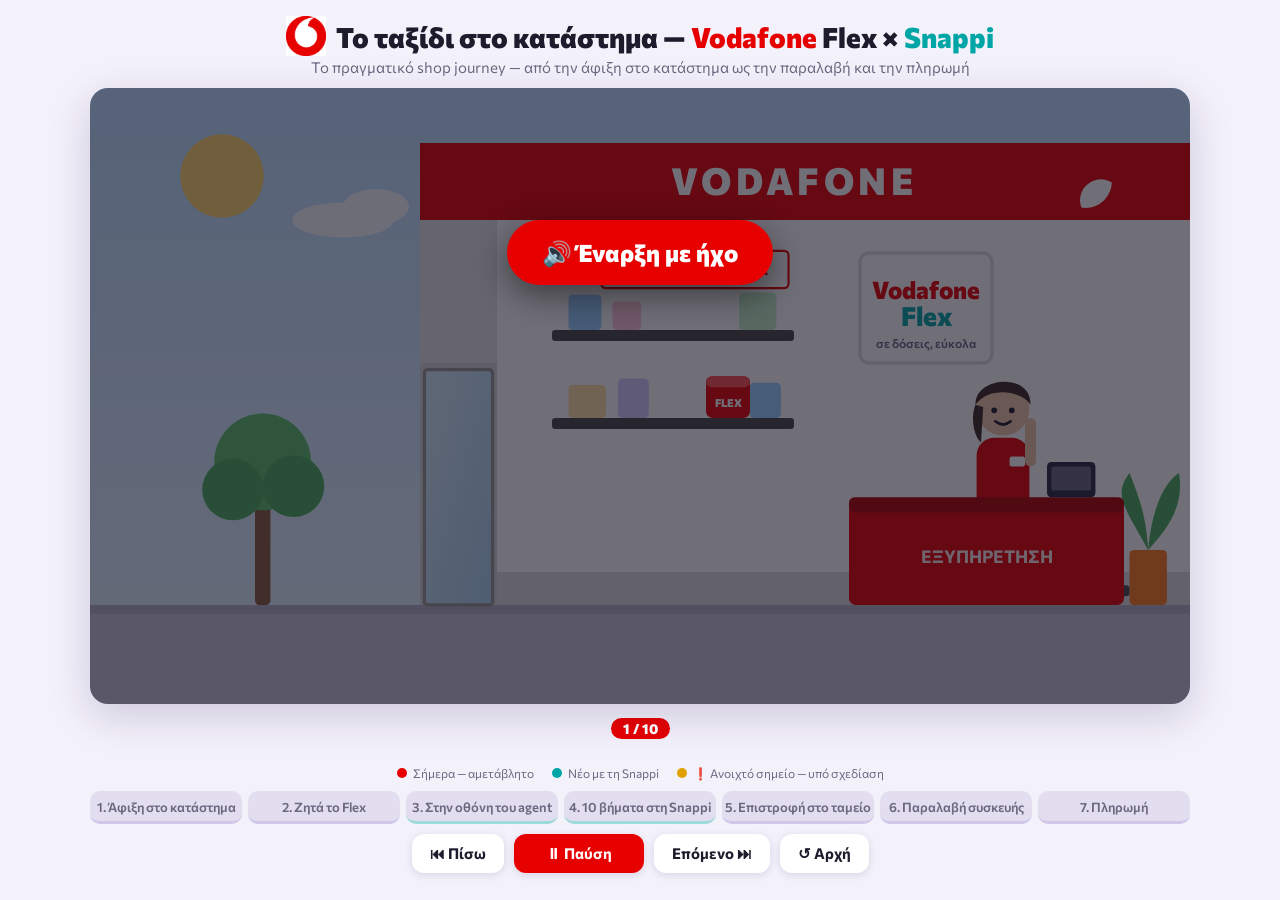
<file: journey3.html>
<!DOCTYPE html>
<html lang="el">
<head>
<meta charset="UTF-8">
<meta name="viewport" content="width=device-width, initial-scale=1">
<title>Customer Journey – Κατάστημα (Flex × Snappi)</title>
<link href="https://fonts.googleapis.com/css2?family=Commissioner:wght@400;600;800&display=swap" rel="stylesheet">
<style>
  :root{
    --brand:#E60000; --brand-2:#00A6A6; --ink:#1d1b2c; --muted:#6b6880;
    --bg:#f3f1fa; --card:#ffffff; --ok:#17a34a;
  }
  *{box-sizing:border-box}
  body{margin:0;background:var(--bg);font-family:"Commissioner",system-ui,sans-serif;color:var(--ink);
       display:flex;flex-direction:column;align-items:center;min-height:100vh;padding:16px}
  h1{font-size:clamp(18px,2.4vw,28px);margin:4px 0 2px;font-weight:800;text-align:center}
  h1 span{color:var(--brand)}
  h1 span.s{color:var(--brand-2)}
  .subhead{color:var(--muted);font-size:clamp(12px,1.4vw,15px);text-align:center;margin:0 0 12px}
  .wrap{width:100%;max-width:1100px}
  .stage{position:relative;width:100%;aspect-ratio:1000/560;border-radius:18px;overflow:hidden;
         box-shadow:0 12px 40px rgba(40,20,90,.18);container-type:inline-size;background:#cfe8ff}
  .stage svg{position:absolute;inset:0;width:100%;height:100%;display:block}

  /* ----- people ----- */
  #cust{transition:transform 1s linear}
  .leg,.arm{transform-box:fill-box;transform-origin:50% 0}
  .walking .leg.l{animation:swing .45s ease-in-out infinite alternate}
  .walking .leg.r{animation:swing .45s ease-in-out infinite alternate-reverse}
  .walking .arm.l{animation:swing .45s ease-in-out infinite alternate-reverse}
  .walking .arm.r{animation:swing .45s ease-in-out infinite alternate}
  .walking .bob{animation:bob .225s ease-in-out infinite alternate}
  @keyframes swing{from{transform:rotate(-22deg)}to{transform:rotate(22deg)}}
  @keyframes bob{from{transform:translateY(0)}to{transform:translateY(-4px)}}
  .mouth-happy{opacity:0;transition:opacity .3s}
  .happy .mouth-happy{opacity:1}.happy .mouth-norm{opacity:0}
  #advisor .wave{transform-box:fill-box;transform-origin:50% 100%}
  #advisor.waving .wave{animation:wave .4s ease-in-out 4 alternate}
  @keyframes wave{from{transform:rotate(-15deg)}to{transform:rotate(20deg)}}

  #door{transform-box:fill-box;transform-origin:0 50%;transition:transform .7s ease}
  #door.open{transform:scaleX(.08)}
  #flexBox{transition:transform 1.1s cubic-bezier(.5,0,.3,1)}
  #flexGlow{opacity:0;transition:opacity .4s}
  #flexBox.glow #flexGlow{opacity:1;animation:pulse 1s ease-in-out infinite alternate}
  @keyframes pulse{from{transform:scale(1)}to{transform:scale(1.15)}}
  #flexGlow{transform-box:fill-box;transform-origin:center}
  #handFlex{opacity:0;transition:opacity .4s, transform .3s;transform-box:fill-box;transform-origin:center}
  #cust.holding #handFlex{opacity:1}
  #posScreen{transition:fill .4s}

  /* ----- phone-in-hand (Snappi self-service) ----- */
  #custPhone{opacity:0;transition:opacity .4s}
  #cust.onphone #custPhone{opacity:1}
  #cust.onphone .arm.r{animation:none;transform:rotate(-60deg)}

  .snappi-float{position:absolute;opacity:0;transform:translateY(8px) scale(.9);
        transition:opacity .35s, transform .35s;pointer-events:none;z-index:6;text-align:center}
  .snappi-float.show{opacity:1;transform:none}
  .snappi-float .ring{width:8cqw;height:8cqw;border-radius:50%;border:.6cqw solid #d8f3f3;
        border-top-color:var(--brand-2);margin:0 auto .5cqw;animation:spin 1s linear infinite}
  @keyframes spin{to{transform:rotate(360deg)}}
  .snappi-float .lbl{background:#fff;border-radius:1cqw;padding:.4cqw 1cqw;font-size:clamp(9px,1.3cqw,13px);
        font-weight:800;color:var(--brand-2);box-shadow:0 .4cqw 1.2cqw rgba(30,10,80,.2);display:inline-block}
  .snappi-float .clock{display:inline-block;background:#fff;border-radius:1cqw;padding:.35cqw 1cqw;margin-top:.5cqw;
        font-size:clamp(8px,1.1cqw,12px);color:var(--muted);font-weight:700;box-shadow:0 .3cqw 1cqw rgba(30,10,80,.15);white-space:nowrap}

  .qr{position:absolute;width:7cqw;height:7cqw;background:#fff;border-radius:.8cqw;padding:.6cqw;
      box-shadow:0 .5cqw 1.6cqw rgba(30,10,80,.25);opacity:0;transform:scale(.4);
      transition:opacity .4s, transform .5s cubic-bezier(.3,1.6,.5,1);z-index:6}
  .qr.show{opacity:1;transform:scale(1)}
  .qr svg{width:100%;height:100%}

  /* ----- zoom to agent's screen ----- */
  .zoom-backdrop{position:absolute;inset:0;background:rgba(18,16,30,0);pointer-events:none;transition:background .5s;z-index:7}
  .zoom-backdrop.show{background:rgba(18,16,30,.5)}
  .screen-zoom{position:absolute;left:50%;top:44%;width:10cqw;height:7cqw;
        transform:translate(-50%,-50%) scale(.25);transform-origin:center;opacity:0;
        transition:width .6s cubic-bezier(.4,0,.2,1), height .6s cubic-bezier(.4,0,.2,1), opacity .5s, transform .6s cubic-bezier(.4,0,.2,1);
        pointer-events:none;z-index:8;border-radius:.9cqw;overflow:hidden;box-shadow:0 1.2cqw 3cqw rgba(0,0,0,.4)}
  .screen-zoom.show{width:66cqw;height:42cqw;opacity:1;transform:translate(-50%,-50%) scale(1)}
  .screen-zoom__chrome{height:15%;background:#2b2940;display:flex;align-items:center;gap:.6cqw;padding:0 1.4cqw;transition:background .4s}
  .screen-zoom__chrome.snappi{background:#0a6e6e}
  .screen-zoom__chrome .screen-zoom__tag{margin-left:auto}
  .screen-zoom__dot{width:.7cqw;height:.7cqw;border-radius:50%;background:#6b6880;flex:none}
  .screen-zoom__url{color:#d8d5e6;font-size:clamp(9px,1.15cqw,13px);margin-left:.8cqw;font-weight:600;transition:color .4s}
  .screen-zoom__body{height:85%;background:#fff;padding:1.6cqw 2.2cqw;overflow:hidden}
  .screen-zoom__bullet{display:flex;gap:1cqw;align-items:flex-start;margin:1.1cqw 0;opacity:0;transform:translateX(-12px);
        transition:opacity .45s, transform .45s}
  .screen-zoom__bullet.show{opacity:1;transform:none}
  .screen-zoom__bullet .n{flex:none;width:1.7em;height:1.7em;border-radius:50%;background:var(--brand);color:#fff;
        font-weight:800;display:grid;place-items:center;font-size:clamp(9px,1.3cqw,15px)}
  .screen-zoom__bullet.snappi .n{background:var(--brand-2)}
  .screen-zoom__bullet.open .n{background:#e0a100}
  .screen-zoom__bullet b{display:block;font-size:clamp(9.5px,1.35cqw,15px);color:var(--ink)}
  .screen-zoom__bullet span{color:var(--muted);font-size:clamp(8.5px,1.15cqw,13px);line-height:1.4}
  .screen-zoom__bullet.open span{color:#8a6400}
  .screen-zoom__tag{display:inline-block;font-size:clamp(7.5px,1cqw,11px);font-weight:800;text-transform:uppercase;letter-spacing:.04em;
        padding:.3em .8em;border-radius:999px}
  .screen-zoom__tag.bau{background:#ffe1e1;color:var(--brand)}
  .screen-zoom__tag.open{background:#fff2cc;color:#8a6400;margin:.5cqw 0 0;display:inline-block}

  /* ----- speech bubbles ----- */
  .bubble{position:absolute;max-width:34cqw;background:#fff;color:var(--ink);border-radius:1.6cqw;
          padding:1.1cqw 1.5cqw;font-size:clamp(11px,1.75cqw,19px);line-height:1.35;font-weight:600;
          box-shadow:0 .6cqw 2cqw rgba(30,10,80,.22);opacity:0;transform:scale(.6) translateY(10px);
          transition:opacity .3s, transform .35s cubic-bezier(.3,1.6,.5,1);pointer-events:none;z-index:5}
  .bubble.show{opacity:1;transform:scale(1) translateY(0)}
  .bubble .who{display:block;font-size:.72em;font-weight:800;text-transform:uppercase;letter-spacing:.06em;margin-bottom:.2em}
  .bubble.cust .who{color:var(--brand-2)} .bubble.adv .who{color:var(--brand)}
  .bubble::after{content:"";position:absolute;bottom:-1.1cqw;width:0;height:0;
          border-left:1.1cqw solid transparent;border-right:1.1cqw solid transparent;border-top:1.2cqw solid #fff}
  .bubble.tail-left::after{left:1.8cqw}
  .bubble.tail-right::after{right:1.8cqw}
  .bubble.thought{border-radius:3cqw;font-style:italic;background:#fffdf5}
  .bubble.thought::after{border:none;width:1.2cqw;height:1.2cqw;border-radius:50%;background:#fffdf5;bottom:-1.8cqw;
          box-shadow:-.9cqw 1.3cqw 0 -.25cqw #fffdf5}

  /* ----- info card ----- */
  .card{position:absolute;left:2cqw;top:3cqw;width:28cqw;background:var(--card);border-radius:1.6cqw;
        padding:1.4cqw 1.6cqw;box-shadow:0 .8cqw 2.4cqw rgba(30,10,80,.25);font-size:clamp(10px,1.5cqw,16px);
        opacity:0;transform:translateX(-20px);transition:all .45s ease;z-index:4;border-top:.5cqw solid var(--brand)}
  .card.show{opacity:1;transform:none}
  .card.snappi{border-top-color:var(--brand-2)}
  .card h3{margin:0 0 .6em;font-size:1.15em;color:var(--brand);display:flex;align-items:center;gap:.4em}
  .card.snappi h3{color:var(--brand-2)}
  .card ul{list-style:none;margin:0;padding:0}
  .card li{display:flex;align-items:center;gap:.55em;margin:.45em 0;opacity:.35;transition:opacity .3s}
  .card li .chk{flex:none;width:1.4em;height:1.4em;border-radius:50%;border:2px solid #cfcadf;display:grid;place-items:center;
                color:#fff;font-size:.8em;font-weight:800;transition:all .3s}
  .card li.done{opacity:1}
  .card li.done .chk{background:var(--ok);border-color:var(--ok)}
  .card .tag{display:inline-block;font-size:.62em;font-weight:800;text-transform:uppercase;letter-spacing:.05em;
        padding:.25em .7em;border-radius:999px;margin-top:.8em;background:#F2F2F2;color:var(--muted)}
  .card.snappi .tag{background:#d6f3f3;color:#0a7a7a}

  /* ----- confetti ----- */
  .conf{position:absolute;top:-3%;width:1cqw;height:1.5cqw;border-radius:2px;z-index:6;animation:fall linear forwards}
  @keyframes fall{to{transform:translateY(62cqw) rotate(720deg)}}

  /* ----- pause: freeze looping CSS animations ----- */
  .stage.paused .leg, .stage.paused .arm, .stage.paused .bob,
  .stage.paused .wave, .stage.paused #flexGlow, .stage.paused .ring, .stage.paused .conf{
    animation-play-state:paused!important}

  /* ----- end badge (top-right, non-blocking) ----- */
  .end-badge{position:absolute;top:2cqw;right:2cqw;display:flex;align-items:center;gap:.9cqw;
        background:#fff;border-radius:999px;padding:.6cqw 1cqw .6cqw 1.3cqw;box-shadow:0 .6cqw 1.8cqw rgba(30,10,80,.28);
        z-index:10;opacity:0;transform:translateY(-10px);pointer-events:none;transition:opacity .35s, transform .35s}
  .end-badge.show{opacity:1;transform:none;pointer-events:auto}
  .end-badge__msg{font-size:clamp(9px,1.2cqw,13px);font-weight:800;color:var(--ok);white-space:nowrap}
  .end-badge__btn{border:none;background:var(--brand);color:#fff;font:800 clamp(9px,1.2cqw,13px) "Commissioner",sans-serif;
        padding:.55cqw 1.15cqw;border-radius:999px;cursor:pointer;white-space:nowrap}
  .end-badge__btn:hover{filter:brightness(.95)}

  /* ----- start overlay (unlocks audio autoplay with one click) ----- */
  .start-overlay{position:absolute;inset:0;background:rgba(18,16,30,.6);display:flex;align-items:flex-start;
        justify-content:center;padding-top:12cqw;z-index:20;opacity:1;transition:opacity .3s;pointer-events:auto}
  .start-overlay.hide{opacity:0;pointer-events:none}
  .start-overlay button{border:none;background:var(--brand);color:#fff;font:800 clamp(16px,2.8cqw,24px) "Commissioner",sans-serif;
        padding:1.6cqw 3.2cqw;border-radius:999px;cursor:pointer;box-shadow:0 1cqw 3cqw rgba(0,0,0,.45);
        animation:startPulse 1.4s ease-in-out infinite}
  .start-overlay button:hover{filter:brightness(.95)}
  @keyframes startPulse{0%,100%{transform:scale(1)}50%{transform:scale(1.06)}}

  /* ----- caption + stepper + controls ----- */
  .caption{margin:14px 0 6px;text-align:center;min-height:2.6em}
  .caption .num{display:inline-block;background:var(--brand);color:#fff;border-radius:999px;padding:2px 12px;
                font-weight:800;font-size:14px;margin-bottom:4px}
  .caption .num.new{background:var(--brand-2)}
  .caption .title{font-size:clamp(17px,2.2vw,24px);font-weight:800}
  .caption .desc{color:var(--muted);font-size:clamp(13px,1.5vw,16px)}
  .legend{display:flex;justify-content:center;gap:18px;margin:6px 0 4px;font-size:12px;color:var(--muted);flex-wrap:wrap}
  .legend span{display:inline-flex;align-items:center;gap:6px}
  .legend i{width:10px;height:10px;border-radius:50%;display:inline-block}
  .legend i.bau{background:var(--brand)}
  .legend i.new{background:var(--brand-2)}
  .legend i.open{background:#e0a100}
  .stepper{display:flex;gap:6px;margin:10px 0;flex-wrap:wrap}
  .stepper button{flex:1;min-width:70px;border:none;background:#e2def0;height:auto;padding:8px 2px 6px;border-radius:10px;cursor:pointer;
                  font:600 clamp(9px,1.1vw,13px) "Commissioner",sans-serif;color:var(--muted);position:relative;overflow:hidden;
                  border-bottom:3px solid #cfc8e8}
  .stepper button.tag-new{border-bottom-color:#9fdada}
  .stepper button.done{background:#d6cdfa;color:var(--brand)}
  .stepper button.active{background:var(--brand);color:#fff;border-bottom-color:var(--brand)}
  .stepper button.active.tag-new{background:var(--brand-2);border-bottom-color:var(--brand-2)}
  .page-head{display:flex;align-items:center;justify-content:center;gap:10px;flex-wrap:wrap;margin-bottom:2px}
  .page-logo{width:40px;height:40px;object-fit:contain;flex:none}
  .controls{display:flex;justify-content:center;gap:10px;flex-wrap:wrap}
  .controls button{border:none;background:#fff;color:var(--ink);font:700 15px "Commissioner",sans-serif;
                   padding:10px 18px;border-radius:12px;cursor:pointer;box-shadow:0 2px 8px rgba(40,20,90,.12)}
  .controls button.primary{background:var(--brand);color:#fff;min-width:130px}
  .controls button:hover{filter:brightness(.95)}
</style>
</head>
<body>
<div class="wrap">
  <div class="page-head">
    <img class="page-logo" src="[data-uri]" alt="Vodafone" width="40" height="40">
    <h1>Το ταξίδι στο κατάστημα — <span>Vodafone</span> Flex × <span class="s">Snappi</span></h1>
  </div>
  <p class="subhead">Το πραγματικό shop journey — από την άφιξη στο κατάστημα ως την παραλαβή και την πληρωμή</p>

  <div class="stage" id="stage">
    <svg viewBox="0 0 1000 560" aria-label="Κατάστημα Vodafone">
      <defs>
        <linearGradient id="sky" x1="0" y1="0" x2="0" y2="1"><stop offset="0" stop-color="#bfe1ff"/><stop offset="1" stop-color="#e9f5ff"/></linearGradient>
        <linearGradient id="glass" x1="0" y1="0" x2="1" y2="1"><stop offset="0" stop-color="#d9f1ff" stop-opacity=".9"/><stop offset="1" stop-color="#9fd3f5" stop-opacity=".75"/></linearGradient>
        <radialGradient id="glowG"><stop offset="0" stop-color="#5ce0e0" stop-opacity=".9"/><stop offset="1" stop-color="#00A6A6" stop-opacity="0"/></radialGradient>
        <clipPath id="vfClip"><circle cx="0" cy="0" r="24"/></clipPath>
      </defs>
      <!-- sky & street -->
      <rect width="1000" height="560" fill="url(#sky)"/>
      <circle cx="120" cy="80" r="38" fill="#FFD66B"/>
      <g fill="#fff" opacity=".9"><ellipse cx="230" cy="120" rx="46" ry="16"/><ellipse cx="260" cy="108" rx="30" ry="16"/></g>
      <!-- tree -->
      <rect x="150" y="360" width="14" height="110" rx="4" fill="#8a5a3b"/>
      <circle cx="157" cy="340" r="44" fill="#5cbf6a"/><circle cx="130" cy="365" r="28" fill="#4fae5d"/><circle cx="185" cy="362" r="28" fill="#4fae5d"/>
      <!-- sidewalk -->
      <rect y="470" width="1000" height="90" fill="#c9c6d6"/>
      <rect y="470" width="1000" height="8" fill="#b3afc4"/>

      <!-- building -->
      <rect x="300" y="50" width="700" height="420" fill="#F2F2F2"/>
      <!-- interior back wall -->
      <rect x="370" y="120" width="630" height="350" fill="#FFFFFF"/>
      <rect x="370" y="440" width="630" height="30" fill="#E0E0E0"/>
      <!-- sign -->
      <rect x="300" y="50" width="700" height="70" fill="#E60000"/>
      <text x="640" y="97" text-anchor="middle" font-family="Commissioner,sans-serif" font-size="34" font-weight="800" fill="#fff" letter-spacing="4">VODAFONE</text>
      <g transform="translate(905,85)" clip-path="url(#vfClip)">
        <circle cx="0" cy="0" r="24" fill="#E60000"/>
        <circle cx="14" cy="17" r="19" fill="#fff"/>
      </g>

      <!-- shelf with products -->
      <rect x="420" y="300" width="220" height="10" rx="3" fill="#4a4a4a"/>
      <rect x="420" y="220" width="220" height="10" rx="3" fill="#4a4a4a"/>
      <g>
        <rect x="435" y="188" width="30" height="32" rx="4" fill="#9ad0ff"/>
        <rect x="475" y="194" width="26" height="26" rx="4" fill="#ffc6d9"/>
        <rect x="590" y="186" width="34" height="34" rx="4" fill="#c7f0c9"/>
        <rect x="435" y="270" width="34" height="30" rx="4" fill="#ffe3a3"/>
        <rect x="480" y="264" width="28" height="36" rx="4" fill="#d6ccff"/>
        <rect x="600" y="268" width="28" height="32" rx="4" fill="#9ad0ff"/>
      </g>
      <!-- shelf sign -->
      <g transform="translate(465,148)">
        <rect x="0" y="0" width="170" height="34" rx="4" fill="#fff" stroke="#E60000" stroke-width="2"/>
        <text x="85" y="22" text-anchor="middle" font-family="Commissioner,sans-serif" font-size="13" font-weight="800" fill="#E60000">Πάρε συσκευή με Flex</text>
      </g>
      <!-- poster -->
      <rect x="700" y="150" width="120" height="100" rx="8" fill="#fff" stroke="#DCDCDC" stroke-width="3"/>
      <text x="760" y="192" text-anchor="middle" font-family="Commissioner,sans-serif" font-size="22" font-weight="800" fill="#E60000">Vodafone</text>
      <text x="760" y="216" text-anchor="middle" font-family="Commissioner,sans-serif" font-size="24" font-weight="800" fill="#00A6A6">Flex</text>
      <text x="760" y="236" text-anchor="middle" font-family="Commissioner,sans-serif" font-size="11" font-weight="600" fill="#6b6880">σε δόσεις, εύκολα</text>
      <!-- plant -->
      <rect x="945" y="420" width="34" height="50" rx="4" fill="#FF7A1A"/>
      <path d="M962 420 C940 380 930 370 945 350 C955 375 960 390 962 420 C965 385 975 360 990 350 C995 380 980 400 962 420Z" fill="#4fae5d"/>
      <!-- waiting bench (right side, for the Snappi self-service step) -->
      <rect x="855" y="452" width="90" height="10" rx="3" fill="#4a4a4a"/>
      <rect x="862" y="430" width="10" height="24" rx="3" fill="#4a4a4a"/>
      <rect x="928" y="430" width="10" height="24" rx="3" fill="#4a4a4a"/>

      <!-- advisor (behind counter) -->
      <g id="advisor" transform="translate(830,0)">
        <rect x="-24" y="318" width="48" height="90" rx="16" fill="#E60000"/>
        <rect x="6" y="335" width="14" height="9" rx="2" fill="#fff"/>
        <g class="wave"><rect x="20" y="300" width="10" height="44" rx="5" fill="#f2c7a5"/></g>
        <circle cx="0" cy="292" r="24" fill="#f2c7a5"/>
        <path d="M-25 288 C-26 262 26 258 25 288 C18 276 -12 270 -25 288Z" fill="#3b2a22"/>
        <path d="M-25 288 C-30 300 -26 318 -20 322 L-18 290Z" fill="#3b2a22"/>
        <circle cx="-8" cy="293" r="2.6" fill="#1d1b2c"/><circle cx="8" cy="293" r="2.6" fill="#1d1b2c"/>
        <path d="M-7 303 Q0 309 7 303" stroke="#1d1b2c" stroke-width="2.4" fill="none" stroke-linecap="round"/>
      </g>

      <!-- counter -->
      <rect x="690" y="378" width="250" height="92" rx="6" fill="#E60000"/>
      <rect x="690" y="372" width="250" height="14" rx="5" fill="#B30000"/>
      <text x="815" y="432" text-anchor="middle" font-family="Commissioner,sans-serif" font-size="16" font-weight="700" fill="#fff" opacity=".9">ΕΞΥΠΗΡΕΤΗΣΗ</text>
      <!-- POS / tablet -->
      <rect x="870" y="340" width="44" height="32" rx="4" fill="#2b2940"/>
      <rect id="posScreen" x="874" y="344" width="36" height="22" rx="2" fill="#6b6880"/>

      <!-- FLEX product -->
      <g id="flexBox" style="transform:translate(560px,262px)">
        <circle id="flexGlow" cx="20" cy="18" r="46" fill="url(#glowG)"/>
        <rect x="0" y="0" width="40" height="38" rx="6" fill="#E60000"/>
        <rect x="0" y="0" width="40" height="10" rx="5" fill="#ff4d4d"/>
        <text x="20" y="28" text-anchor="middle" font-family="Commissioner,sans-serif" font-size="10" font-weight="800" fill="#fff">FLEX</text>
      </g>

      <!-- front wall + automatic door -->
      <rect x="300" y="120" width="70" height="350" fill="#E8E8E8"/>
      <rect x="300" y="250" width="70" height="220" fill="#D8D8D8"/>
      <rect id="door" x="304" y="256" width="62" height="214" rx="3" fill="url(#glass)" stroke="#9a9a9a" stroke-width="3"/>

      <!-- customer -->
      <g id="cust" style="transform:translate(-80px,0)">
        <g id="custFlip">
          <g class="bob">
            <!-- legs -->
            <rect class="leg l" x="-13" y="398" width="11" height="70" rx="5" fill="#2d3a66"/>
            <rect class="leg r" x="2" y="398" width="11" height="70" rx="5" fill="#2d3a66"/>
            <!-- arms (back) -->
            <rect class="arm l" x="-26" y="330" width="10" height="58" rx="5" fill="#e7b48f"/>
            <!-- body -->
            <rect x="-22" y="318" width="44" height="88" rx="16" fill="#3a4a63"/>
            <!-- arm front -->
            <rect class="arm r" x="16" y="330" width="10" height="58" rx="5" fill="#e7b48f"/>
            <!-- phone in hand (Snappi self-service) -->
            <g id="custPhone"><rect x="10" y="352" width="18" height="30" rx="3" fill="#1d1b2c"/><rect x="12" y="356" width="14" height="20" rx="1" fill="#5ce0e0"/></g>
            <!-- flex in hand -->
            <g id="handFlex"><rect x="16" y="376" width="28" height="26" rx="4" fill="#E60000"/><text x="30" y="393" text-anchor="middle" font-family="Commissioner,sans-serif" font-size="8" font-weight="800" fill="#fff">FLEX</text></g>
            <!-- head -->
            <circle cx="0" cy="292" r="24" fill="#e7b48f"/>
            <path d="M-24 288 C-26 262 24 258 24 286 C14 280 -4 282 -24 288Z" fill="#1f1a17"/>
            <circle cx="9" cy="292" r="2.6" fill="#1d1b2c"/><circle cx="-5" cy="292" r="2.6" fill="#1d1b2c"/>
            <path class="mouth-norm" d="M-2 304 Q4 307 10 304" stroke="#1d1b2c" stroke-width="2.4" fill="none" stroke-linecap="round"/>
            <path class="mouth-happy" d="M-4 301 Q4 312 12 301 Z" fill="#1d1b2c"/>
          </g>
        </g>
      </g>
    </svg>

    <div class="bubble cust" id="bCust"><span class="who">Πελάτης</span><span class="txt"></span></div>
    <div class="bubble adv tail-right" id="bAdv"><span class="who">Agent</span><span class="txt"></span></div>
    <div class="card" id="card"></div>
    <div class="qr" id="qr">
      <svg viewBox="0 0 100 100"><rect width="100" height="100" fill="#fff"/>
        <g fill="#1d1b2c">
          <rect x="8" y="8" width="26" height="26"/><rect x="14" y="14" width="14" height="14" fill="#fff"/><rect x="18" y="18" width="6" height="6"/>
          <rect x="66" y="8" width="26" height="26"/><rect x="72" y="14" width="14" height="14" fill="#fff"/><rect x="76" y="18" width="6" height="6"/>
          <rect x="8" y="66" width="26" height="26"/><rect x="14" y="72" width="14" height="14" fill="#fff"/><rect x="18" y="76" width="6" height="6"/>
          <rect x="42" y="8" width="6" height="6"/><rect x="54" y="8" width="6" height="6"/><rect x="42" y="20" width="6" height="6"/>
          <rect x="42" y="42" width="6" height="6"/><rect x="54" y="42" width="6" height="6"/><rect x="66" y="42" width="6" height="6"/><rect x="78" y="42" width="6" height="6"/>
          <rect x="42" y="54" width="6" height="6"/><rect x="42" y="66" width="6" height="6"/><rect x="42" y="78" width="6" height="6"/>
          <rect x="54" y="54" width="6" height="6"/><rect x="66" y="66" width="6" height="6"/><rect x="78" y="78" width="6" height="6"/><rect x="54" y="78" width="6" height="6"/><rect x="66" y="90" width="6" height="6"/>
        </g>
      </svg>
    </div>
    <div class="snappi-float" id="snappiFloat">
      <div class="ring"></div>
      <div class="lbl" id="snappiLbl">Snappi · Βήμα 1/10</div>
      <div class="clock">Μ.Ο. ≈ 3–4 λεπτά</div>
    </div>
    <div class="zoom-backdrop" id="zoomBackdrop"></div>
    <div class="screen-zoom" id="screenZoom">
      <div class="screen-zoom__chrome">
        <span class="screen-zoom__dot"></span><span class="screen-zoom__dot"></span><span class="screen-zoom__dot"></span>
        <span class="screen-zoom__url">🔒 siebel.vodafone.gr</span>
        <span class="screen-zoom__tag bau">Σήμερα — αμετάβλητο</span>
      </div>
      <div class="screen-zoom__body">
        <div id="zoomBody"></div>
      </div>
    </div>
    <div class="end-badge" id="endOv"><span class="end-badge__msg">✅ Η αγορά ολοκληρώθηκε</span><button class="end-badge__btn" id="againBtn">↺ Ξανά</button></div>
    <div class="start-overlay" id="startOverlay"><button type="button" id="startBtn">🔊 Έναρξη με ήχο</button></div>
  </div>

  <div class="caption"><div class="num" id="capNum">1 / 10</div><div class="title" id="capTitle"></div><div class="desc" id="capDesc"></div></div>
  <div class="legend"><span><i class="bau"></i> Σήμερα — αμετάβλητο</span><span><i class="new"></i> Νέο με τη Snappi</span><span><i class="open"></i> ❗ Ανοιχτό σημείο — υπό σχεδίαση</span></div>
  <div class="stepper" id="stepper"></div>
  <div class="controls">
    <button id="prevBtn">⏮ Πίσω</button>
    <button id="playBtn" class="primary">⏸ Παύση</button>
    <button id="nextBtn">Επόμενο ⏭</button>
    <button id="restartBtn">↺ Αρχή</button>
  </div>
</div>

<script>
/* =========================================================
   Real "Shop Journey" content — Flex x Snappi Journey (2).pptx, slide 3
   ========================================================= */
const STEPS = [
  {title:"Άφιξη στο κατάστημα",        desc:"Ο πελάτης μπαίνει στο κατάστημα Vodafone.", tag:"bau"},
  {title:"Ζητά το Flex",               desc:"Δόσεις μέσω Flex, για μια νέα συσκευή.", tag:"bau"},
  {title:"Στην οθόνη του agent",       desc:"Eligibility, BAU renewal/tariff, υποβολή αίτησης & consent.", tag:"new"},
  {title:"10 βήματα στη Snappi",       desc:"Consent με SMS/QR, και ολοκλήρωση του onboarding στη Snappi — μόνος του, από το κινητό του. Μέσος όρος ≈ 3–4 λεπτά.", tag:"new"},
  {title:"Επιστροφή στο ταμείο",       desc:"Η Snappi επιστρέφει την απόφαση, ο πελάτης επιστρέφει στο ταμείο — και εγκρίνει από το κινητό του ένα consent ανανέωσης σύμβασης.", tag:"bau"},
  {title:"Παραλαβή συσκευής",          desc:"Ο πελάτης παραλαμβάνει τη νέα του συσκευή.", tag:"bau"},
  {title:"Πληρωμή",                    desc:"Πληρώνει λογαριασμό & δόση — κάθε μήνα, από εδώ και πέρα.", tag:"bau"}
];

/* Bullets shown inside the zoomed agent-screen focus (step 2). */
const AGENT_SCREEN_BULLETS = [
  {text:"Έλεγχος επιλεξιμότητας Flex", sub:"Ο πελάτης είναι eligible για 1.200€, σε έως 36 δόσεις."},
  {text:"Renewal ή Change Tariff, για το Flex (BAU)", sub:"Ο agent ενημερώνει τον πελάτη και ολοκληρώνει όλη την αίτηση — μένει σε κατάσταση Pending στο Siebel, μέχρι να εγκριθεί το δάνειο."},
  {text:"Υποβολή αίτησης — αποστολή consent", sub:"Η αίτηση υποβάλλεται και μένει Pending. Παράγεται αυτόματα ένα consent που στέλνεται στον πελάτη με SMS ή QR, για να συναινέσει στη διαβίβαση των στοιχείων του στη Snappi.", snappi:true}
];

// x: θέση πελάτη (0–1000)
const SCENES = [
  {step:0, x:250, face:1,
   bubbles:[{who:"cust", thought:true, delay:200, text:"Χρειάζομαι μια νέα συσκευή — αλλά θέλω να την πληρώσω σε δόσεις.", audio:"b1"}]},
  {step:1, x:520, face:1, door:true, wave:true,
   bubbles:[{who:"adv", delay:0, text:"Καλώς ήρθατε στη Vodafone! Πώς μπορώ να βοηθήσω;", audio:"b2"}]},
  {step:1, x:640, face:1,
   bubbles:[{who:"cust", delay:100, text:"Θα ήθελα μια συσκευή με δόσεις μέσω Flex.", audio:"b3"}]},
  {step:2, x:640, face:1, pos:"#7ec8ff", screenZoom:AGENT_SCREEN_BULLETS,
   bubbles:[{who:"adv", delay:300, text:"Δώστε μου ένα λεπτό να τα δω όλα στην οθόνη μου…", audio:"b4"}]},
  {step:3, x:900, face:1, snappi:true, onphone:true, snappiProgress:true,
   bubbles:[{who:"cust", thought:true, delay:200, text:"Έλαβα SMS με το consent για τη Snappi — το αποδέχομαι, και με πάει αυτόματα στο onboarding.", audio:"b11"},
            {who:"cust", thought:true, delay:6200, text:"gov.gr, ταυτοποίηση, πιστωτικός έλεγχος… όλα από το κινητό μου.", audio:"b6"}]},
  {step:4, x:640, face:-1, pos:"#4ade80", snappi:false,
   card:{icon:"📋", title:"Siebel", tag:"Σήμερα · αμετάβλητο", items:["Η Snappi ενέκρινε το δάνειο","Η αίτηση renewal/tariff γίνεται Submitted","Η παραγγελία Flex ενεργοποιείται","Ο πελάτης εγκρίνει το consent ανανέωσης σύμβασης"]},
   bubbles:[{who:"adv", delay:900, text:"Η Snappi ενέκρινε το δάνειο! Ολοκληρώνω την παραγγελία στο Siebel.", audio:"b7"},
            {who:"cust", delay:5300, text:"Ένα consent ανανέωσης σύμβασης μόλις έφτασε στο κινητό μου — το εγκρίνω εδώ, στο ταμείο.", audio:"b12"}]},
  {step:5, x:640, face:-1, flex:"hand", happy:true, confetti:true,
   bubbles:[{who:"adv", delay:400, text:"Ορίστε η καινούρια σας συσκευή!", audio:"b8"},
            {who:"cust", delay:3200, text:"Ευχαριστώ πολύ!", audio:"b9"}]},
  {step:6, x:-90, face:-1, door:true, flex:"hand", happy:true, wave:true,
   bubbles:[{who:"cust", delay:300, text:"Από εδώ και πέρα, πληρώνω λογαριασμό και δόση μαζί, κάθε μήνα.", audio:"b10"}]}
];
/* ========================================================= */

/* Pre-recorded Greek narration (macOS 'Melina' voice) for each speech bubble. */
const AUDIO_SRC = {
b1:"[data-uri]",
b2:"[data-uri]",
b3:"[data-uri]",
b4:"[data-uri]",
b5:"[data-uri]",
b6:"[data-uri]",
b7:"[data-uri]",
b8:"[data-uri]",
b9:"[data-uri]",
b10:"[data-uri]"
,
b11:"[data-uri]",
b12:"[data-uri]"
};

const AUDIO_DUR = {b1:4066, b2:3235, b3:2834, b4:2678, b5:3523, b6:5475, b7:4130, b8:1855, b9:1135, b10:4304, b11:5733, b12:5802};

const $ = id => document.getElementById(id);
const cust=$('cust'), flip=$('custFlip'), door=$('door'), flexBox=$('flexBox'), adv=$('advisor');
const bCust=$('bCust'), bAdv=$('bAdv'), card=$('card'), stage=$('stage'), pos=$('posScreen');
const qr=$('qr'), snappiFloat=$('snappiFloat'), snappiLbl=$('snappiLbl');
const zoomBackdrop=$('zoomBackdrop'), screenZoom=$('screenZoom'), zoomBody=$('zoomBody');
const flexHand=$('handFlex');
const ZOOM_BULLET_GAP = 4000, ZOOM_START_DELAY = 900, ZOOM_HOLD = 5000;
const SPEED = 190;                // μονάδες/δευτερόλεπτο
const FLEXPOS = {shelf:[560,262], counter:[782,336], hand:[782,336]};
let cur=0, playing=true, timers=[], walkState=null;

// stepper
STEPS.forEach((s,i)=>{const b=document.createElement('button');b.textContent=(i+1)+'. '+s.title;
  b.classList.toggle('tag-new', s.tag==='new');
  b.onclick=()=>goTo(SCENES.findIndex(sc=>sc.step===i));$('stepper').appendChild(b);});

function scheduleTimer(t){
  t.startedAt=Date.now();
  t.handle=setTimeout(()=>{ timers=timers.filter(x=>x!==t); t.fn(); }, Math.max(0,t.remaining));
}
function later(ms,fn){
  const t={fn, remaining:ms, handle:null, startedAt:0};
  scheduleTimer(t);
  timers.push(t);
  return t;
}
function clearAll(){timers.forEach(t=>clearTimeout(t.handle));timers=[];}
function pauseTimers(){
  const now=Date.now();
  timers.forEach(t=>{ clearTimeout(t.handle); t.remaining-=(now-t.startedAt); });
}
function resumeTimers(){ timers.forEach(scheduleTimer); }
function pauseWalk(){
  if(!walkState) return;
  const elapsed=Date.now()-walkState.startTime;
  const frac=Math.min(1, elapsed/walkState.duration);
  const curX=walkState.startX+(walkState.endX-walkState.startX)*frac;
  cust.style.transition='none'; cust.style.transform=`translate(${curX}px,0)`; cust.getBoundingClientRect();
  walkState.startX=curX; walkState.remaining=Math.max(0,walkState.duration-elapsed);
}
function resumeWalk(){
  if(!walkState) return;
  cust.style.transition=`transform ${walkState.remaining}ms linear`;
  cust.style.transform=`translate(${walkState.endX}px,0)`;
  walkState.startTime=Date.now(); walkState.duration=walkState.remaining;
}

function placeBubble(el,who,x){
  if(who==='adv'){ el.style.right=(1000-850)/10+'%'; el.style.left='auto'; el.style.bottom=(560-205)/5.6+'%';
    el.className='bubble adv tail-right'; return; }
  el.style.bottom=(560-340)/5.6+'%';
  if(x<420){ el.style.left=Math.max(1,(x-25)/10)+'%'; el.style.right='auto'; el.classList.add('tail-left'); el.classList.remove('tail-right'); }
  else { el.style.right=(1000-x-30)/10+'%'; el.style.left='auto'; el.classList.add('tail-right'); el.classList.remove('tail-left'); }
}
function say(b,x){
  const el = b.who==='adv'?bAdv:bCust;
  el.classList.remove('show');
  later(b.fast?0:120,()=>{ el.querySelector('.txt').textContent=b.text; placeBubble(el,b.who,x);
    el.classList.toggle('thought',!!b.thought); el.classList.add('show');
    if(b.audio && AUDIO_SRC[b.audio]){
      try{ const a=new Audio(AUDIO_SRC[b.audio]); a.play().catch(()=>{}); }catch(e){}
    }
  });
}
function showCard(c){
  if(!c){card.classList.remove('show');return;}
  card.classList.toggle('snappi', !!c.snappi);
  card.innerHTML=`<h3>${c.icon} ${c.title}</h3><ul>${c.items.map(t=>`<li><span class="chk">✓</span>${t}</li>`).join('')}</ul><span class="tag">${c.tag}</span>`;
  requestAnimationFrame(()=>card.classList.add('show'));
  card.querySelectorAll('li').forEach((li,i)=>later(900+i*900,()=>li.classList.add('done')));
}
function confetti(){
  const cols=['#E60000','#00A6A6','#FFD66B','#4ade80','#7ec8ff','#ff6fa8'];
  for(let i=0;i<70;i++){const d=document.createElement('div');d.className='conf';
    d.style.left=Math.random()*100+'%';d.style.background=cols[i%cols.length];
    d.style.animationDuration=(1.8+Math.random()*1.8)+'s';d.style.animationDelay=(Math.random()*.6)+'s';
    stage.appendChild(d);setTimeout(()=>d.remove(),4500);}
}
function setFlex(where,instant){
  const p=FLEXPOS[where||'shelf'];
  if(instant){flexBox.style.transition='none';}
  flexBox.style.transform=`translate(${p[0]}px,${p[1]}px)`;
  if(instant){flexBox.getBoundingClientRect();flexBox.style.transition='';}
  flexBox.style.opacity = where==='hand'?0:1;
  cust.classList.toggle('holding',where==='hand');
}
function buildBulletRows(container, bullets){
  container.innerHTML='';
  bullets.forEach((b,i)=>{
    const row=document.createElement('div');
    row.className='screen-zoom__bullet'+(b.snappi?' snappi':'')+(b.open?' open':'');
    const openTag = b.open ? `<br><span class="screen-zoom__tag open">❗ Ανοιχτό σημείο — υπό σχεδίαση</span>` : '';
    row.innerHTML=`<span class="n">${b.open?'❗':(i+1)}</span><span><b>${b.text}</b><br><span>${b.sub}</span>${openTag}</span>`;
    container.appendChild(row);
  });
}
function zoomCloseAt(bullets){
  const lastReveal = ZOOM_START_DELAY + Math.max(bullets.length-1,0)*ZOOM_BULLET_GAP;
  return lastReveal + ZOOM_HOLD;
}
function runScreenZoom(bullets){
  buildBulletRows(zoomBody, bullets);
  zoomBackdrop.classList.add('show');
  screenZoom.classList.add('show');
  zoomBody.querySelectorAll('.screen-zoom__bullet').forEach((row,i)=>{
    later(ZOOM_START_DELAY + i*ZOOM_BULLET_GAP, ()=>row.classList.add('show'));
  });
  const closeAt = zoomCloseAt(bullets);
  later(closeAt, ()=>{ zoomBackdrop.classList.remove('show'); screenZoom.classList.remove('show'); });
  return closeAt + 700;
}
function runSnappiProgress(x){
  snappiFloat.style.left=Math.max(1,(x-60)/10)+'%';
  snappiFloat.style.bottom=(560-330)/5.6+'%';
  snappiFloat.classList.add('show');
  let n=1;
  const tick=()=>{ snappiLbl.textContent=`Snappi · Βήμα ${n}/10`; n++;
    if(n<=10) later(520,tick); else later(1200,()=>snappiFloat.classList.remove('show')); };
  tick();
}

function goTo(i){
  clearAll(); walkState=null; if(i<0) i=0; if(i>=SCENES.length) i=SCENES.length-1;
  cur=i; const s=SCENES[i];
  $('endOv').classList.remove('show');
  $('startOverlay').classList.add('hide');
  bCust.classList.remove('show'); bAdv.classList.remove('show');
  qr.classList.remove('show'); snappiFloat.classList.remove('show');
  zoomBackdrop.classList.remove('show'); screenZoom.classList.remove('show');
  cust.classList.remove('onphone');

  // caption + stepper
  const st=STEPS[s.step];
  $('capNum').textContent=`Βήμα ${s.step+1} / ${STEPS.length}`;
  $('capNum').classList.toggle('new', st.tag==='new');
  $('capTitle').textContent=st.title; $('capDesc').textContent=st.desc;
  [...$('stepper').children].forEach((b,k)=>{b.classList.toggle('active',k===s.step);b.classList.toggle('done',k<s.step);});

  // starting position = end of previous scene
  const startX = i===0?-80:SCENES[i-1].x;
  cust.style.transition='none'; cust.style.transform=`translate(${startX}px,0)`; cust.getBoundingClientRect();
  flip.style.transform = s.face<0?'scaleX(-1)':'';
  flexHand.style.transform = s.face<0?'scaleX(-1)':'';
  cust.classList.toggle('happy',!!s.happy);

  // flex product
  const prevFlex = i===0?'shelf':(SCENES[i-1].flex||'shelf');
  setFlex(prevFlex,true);
  later(250,()=>setFlex(s.flex||'shelf'));
  flexBox.classList.toggle('glow',!!s.snappi);
  pos.style.fill = s.pos || '#6b6880';

  // door + walk
  const dist=Math.abs(s.x-startX), walkMs=dist/SPEED*1000;
  const walkDelay = s.door?450:0;
  if(s.door) door.classList.add('open'); else door.classList.remove('open');
  if(dist>0){
    later(walkDelay,()=>{cust.style.transition=`transform ${walkMs}ms linear`;cust.style.transform=`translate(${s.x}px,0)`;cust.classList.add('walking');
      walkState={startX, endX:s.x, startTime:Date.now(), duration:walkMs, remaining:walkMs};});
    later(walkDelay+walkMs,()=>{cust.classList.remove('walking'); if(s.door) door.classList.remove('open');
      if(s.onphone) cust.classList.add('onphone'); walkState=null; });
  } else if(s.onphone){ cust.classList.add('onphone'); }
  if(s.wave){adv.classList.remove('waving');void adv.getBBox();adv.classList.add('waving');later(1700,()=>adv.classList.remove('waving'));}

  // bubbles & extras
  const base = walkDelay + (dist>0?walkMs:0) + 150;
  const bubbleX = s.x;
  s.bubbles.forEach(b=>later(base+b.delay,()=>say(b,bubbleX)));
  showCard(null); if(s.card) later(200,()=>showCard(s.card));
  if(s.confetti) later(300,confetti);
  if(s.qr){ qr.style.left=(815-40)/10+'%'; qr.style.bottom=(560-330)/5.6+'%'; later(base+1400,()=>qr.classList.add('show')); }
  if(s.snappiProgress) later(base+300,()=>runSnappiProgress(s.x));
  if(s.screenZoom) later(base+3900,()=>runScreenZoom(s.screenZoom));

  // timing
  const lastBubbleEnd=Math.max(...s.bubbles.map(b=>b.delay + (b.audio && AUDIO_DUR[b.audio] ? AUDIO_DUR[b.audio] : 2800)), 0);
  let total = Math.max(base+lastBubbleEnd+900, walkDelay+walkMs+800, s.card?900+s.card.items.length*900+2200:0);
  if(s.snappiProgress) total = Math.max(total, base+300+10*520+2600);
  if(s.screenZoom) total = Math.max(total, base+3900+zoomCloseAt(s.screenZoom)+900);
  later(total,()=>{ if(!playing) return;
    if(cur<SCENES.length-1) goTo(cur+1); else { $('endOv').classList.add('show'); setPlaying(false); } });
}

function setPlaying(p){playing=p;$('playBtn').textContent=p?'⏸ Παύση':'▶ Αναπαραγωγή';stage.classList.toggle('paused',!p);}
$('playBtn').onclick=()=>{
  if(playing){ setPlaying(false); pauseTimers(); pauseWalk(); return; }
  if(cur>=SCENES.length-1 && $('endOv').classList.contains('show')){ setPlaying(true); goTo(0); return; }
  setPlaying(true); resumeWalk(); resumeTimers();
};
$('nextBtn').onclick=()=>goTo(cur+1);
$('prevBtn').onclick=()=>goTo(cur-1);
$('restartBtn').onclick=$('againBtn').onclick=()=>{setPlaying(true);goTo(0);};
document.addEventListener('keydown',e=>{ if(e.key==='ArrowRight')goTo(cur+1); if(e.key==='ArrowLeft')goTo(cur-1); if(e.key===' '){e.preventDefault();$('playBtn').click();} });

$('startBtn').addEventListener('click', () => {
  $('startOverlay').classList.add('hide');
  goTo(0);
});
</script>
</body>
</html>
</file>
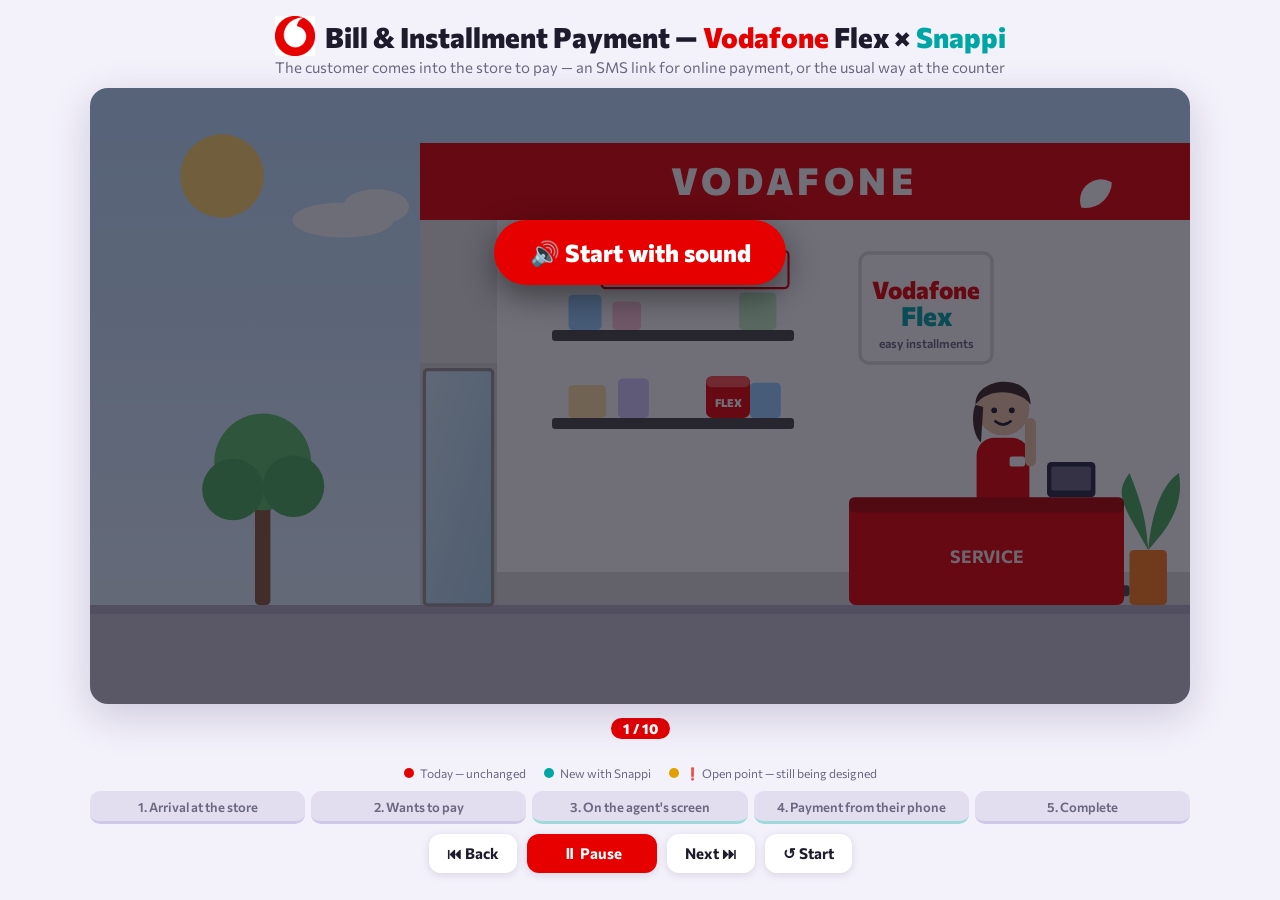
<file: journey4-en.html>
<!DOCTYPE html>
<html lang="en">
<head>
<meta charset="UTF-8">
<meta name="viewport" content="width=device-width, initial-scale=1">
<title>Customer Journey – In-Store Payment (Flex × Snappi)</title>
<link href="https://fonts.googleapis.com/css2?family=Commissioner:wght@400;600;800&display=swap" rel="stylesheet">
<style>
  :root{
    --brand:#E60000; --brand-2:#00A6A6; --ink:#1d1b2c; --muted:#6b6880;
    --bg:#f3f1fa; --card:#ffffff; --ok:#17a34a;
  }
  *{box-sizing:border-box}
  body{margin:0;background:var(--bg);font-family:"Commissioner",system-ui,sans-serif;color:var(--ink);
       display:flex;flex-direction:column;align-items:center;min-height:100vh;padding:16px}
  h1{font-size:clamp(18px,2.4vw,28px);margin:4px 0 2px;font-weight:800;text-align:center}
  h1 span{color:var(--brand)}
  h1 span.s{color:var(--brand-2)}
  .subhead{color:var(--muted);font-size:clamp(12px,1.4vw,15px);text-align:center;margin:0 0 12px}
  .wrap{width:100%;max-width:1100px}
  .stage{position:relative;width:100%;aspect-ratio:1000/560;border-radius:18px;overflow:hidden;
         box-shadow:0 12px 40px rgba(40,20,90,.18);container-type:inline-size;background:#cfe8ff}
  .stage svg{position:absolute;inset:0;width:100%;height:100%;display:block}

  /* ----- people ----- */
  #cust{transition:transform 1s linear}
  .leg,.arm{transform-box:fill-box;transform-origin:50% 0}
  .walking .leg.l{animation:swing .45s ease-in-out infinite alternate}
  .walking .leg.r{animation:swing .45s ease-in-out infinite alternate-reverse}
  .walking .arm.l{animation:swing .45s ease-in-out infinite alternate-reverse}
  .walking .arm.r{animation:swing .45s ease-in-out infinite alternate}
  .walking .bob{animation:bob .225s ease-in-out infinite alternate}
  @keyframes swing{from{transform:rotate(-22deg)}to{transform:rotate(22deg)}}
  @keyframes bob{from{transform:translateY(0)}to{transform:translateY(-4px)}}
  .mouth-happy{opacity:0;transition:opacity .3s}
  .happy .mouth-happy{opacity:1}.happy .mouth-norm{opacity:0}
  #advisor .wave{transform-box:fill-box;transform-origin:50% 100%}
  #advisor.waving .wave{animation:wave .4s ease-in-out 4 alternate}
  @keyframes wave{from{transform:rotate(-15deg)}to{transform:rotate(20deg)}}

  #door{transform-box:fill-box;transform-origin:0 50%;transition:transform .7s ease}
  #door.open{transform:scaleX(.08)}
  #flexBox{transition:transform 1.1s cubic-bezier(.5,0,.3,1)}
  #flexGlow{opacity:0;transition:opacity .4s}
  #flexBox.glow #flexGlow{opacity:1;animation:pulse 1s ease-in-out infinite alternate}
  @keyframes pulse{from{transform:scale(1)}to{transform:scale(1.15)}}
  #flexGlow{transform-box:fill-box;transform-origin:center}
  #handFlex{opacity:0;transition:opacity .4s, transform .3s;transform-box:fill-box;transform-origin:center}
  #cust.holding #handFlex{opacity:1}
  #posScreen{transition:fill .4s}

  /* ----- phone-in-hand (Snappi self-service) ----- */
  #custPhone{opacity:0;transition:opacity .4s}
  #cust.onphone #custPhone{opacity:1}
  #cust.onphone .arm.r{animation:none;transform:rotate(-60deg)}

  .snappi-float{position:absolute;opacity:0;transform:translateY(8px) scale(.9);
        transition:opacity .35s, transform .35s;pointer-events:none;z-index:6;text-align:center}
  .snappi-float.show{opacity:1;transform:none}
  .snappi-float .ring{width:8cqw;height:8cqw;border-radius:50%;border:.6cqw solid #d8f3f3;
        border-top-color:var(--brand-2);margin:0 auto .5cqw;animation:spin 1s linear infinite}
  @keyframes spin{to{transform:rotate(360deg)}}
  .snappi-float .lbl{background:#fff;border-radius:1cqw;padding:.4cqw 1cqw;font-size:clamp(9px,1.3cqw,13px);
        font-weight:800;color:var(--brand-2);box-shadow:0 .4cqw 1.2cqw rgba(30,10,80,.2);display:inline-block}
  .snappi-float .clock{display:inline-block;background:#fff;border-radius:1cqw;padding:.35cqw 1cqw;margin-top:.5cqw;
        font-size:clamp(8px,1.1cqw,12px);color:var(--muted);font-weight:700;box-shadow:0 .3cqw 1cqw rgba(30,10,80,.15);white-space:nowrap}

  .qr{position:absolute;width:7cqw;height:7cqw;background:#fff;border-radius:.8cqw;padding:.6cqw;
      box-shadow:0 .5cqw 1.6cqw rgba(30,10,80,.25);opacity:0;transform:scale(.4);
      transition:opacity .4s, transform .5s cubic-bezier(.3,1.6,.5,1);z-index:6}
  .qr.show{opacity:1;transform:scale(1)}
  .qr svg{width:100%;height:100%}

  /* ----- zoom to agent's screen ----- */
  .zoom-backdrop{position:absolute;inset:0;background:rgba(18,16,30,0);pointer-events:none;transition:background .5s;z-index:7}
  .zoom-backdrop.show{background:rgba(18,16,30,.5)}
  .screen-zoom{position:absolute;left:50%;top:44%;width:10cqw;height:7cqw;
        transform:translate(-50%,-50%) scale(.25);transform-origin:center;opacity:0;
        transition:width .6s cubic-bezier(.4,0,.2,1), height .6s cubic-bezier(.4,0,.2,1), opacity .5s, transform .6s cubic-bezier(.4,0,.2,1);
        pointer-events:none;z-index:8;border-radius:.9cqw;overflow:hidden;box-shadow:0 1.2cqw 3cqw rgba(0,0,0,.4)}
  .screen-zoom.show{width:66cqw;height:42cqw;opacity:1;transform:translate(-50%,-50%) scale(1)}
  .laptop-zoom{position:absolute;left:50%;top:46%;width:10cqw;height:7cqw;
        transform:translate(-50%,-50%) scale(.25);transform-origin:center;opacity:0;
        transition:width .6s cubic-bezier(.4,0,.2,1), height .6s cubic-bezier(.4,0,.2,1), opacity .5s, transform .6s cubic-bezier(.4,0,.2,1);
        pointer-events:none;z-index:8;border-radius:.9cqw;overflow:hidden;box-shadow:0 1.4cqw 3.6cqw rgba(0,0,0,.45)}
  .laptop-zoom.show{width:84cqw;height:52cqw;opacity:1;transform:translate(-50%,-50%) scale(1);pointer-events:auto}
  .laptop-zoom__chrome{height:7%;background:#2b2940;display:flex;align-items:center;gap:.6cqw;padding:0 1.4cqw}
  .laptop-zoom__dot{width:.7cqw;height:.7cqw;border-radius:50%;background:#6b6880;flex:none}
  .laptop-zoom__url{color:#d8d5e6;font-size:clamp(9px,1.1cqw,13px);margin-left:.8cqw;font-weight:600}
  .laptop-zoom__frame{display:block;width:100%;height:93%;border:none;background:#fff}
  .screen-zoom__chrome{height:15%;background:#2b2940;display:flex;align-items:center;gap:.6cqw;padding:0 1.4cqw;transition:background .4s}
  .screen-zoom__chrome.snappi{background:#0a6e6e}
  .screen-zoom__chrome .screen-zoom__tag{margin-left:auto}
  .screen-zoom__dot{width:.7cqw;height:.7cqw;border-radius:50%;background:#6b6880;flex:none}
  .screen-zoom__url{color:#d8d5e6;font-size:clamp(9px,1.15cqw,13px);margin-left:.8cqw;font-weight:600;transition:color .4s}
  .screen-zoom__body{height:85%;background:#fff;padding:1.6cqw 2.2cqw;overflow:hidden}
  .screen-zoom__bullet{display:flex;gap:1cqw;align-items:flex-start;margin:1.1cqw 0;opacity:0;transform:translateX(-12px);
        transition:opacity .45s, transform .45s}
  .screen-zoom__bullet.show{opacity:1;transform:none}
  .screen-zoom__bullet .n{flex:none;width:1.7em;height:1.7em;border-radius:50%;background:var(--brand);color:#fff;
        font-weight:800;display:grid;place-items:center;font-size:clamp(9px,1.3cqw,15px)}
  .screen-zoom__bullet.snappi .n{background:var(--brand-2)}
  .screen-zoom__bullet.open .n{background:#e0a100}
  .screen-zoom__bullet b{display:block;font-size:clamp(9.5px,1.35cqw,15px);color:var(--ink)}
  .screen-zoom__bullet span{color:var(--muted);font-size:clamp(8.5px,1.15cqw,13px);line-height:1.4}
  .screen-zoom__bullet.open span{color:#8a6400}
  .screen-zoom__tag{display:inline-block;font-size:clamp(7.5px,1cqw,11px);font-weight:800;text-transform:uppercase;letter-spacing:.04em;
        padding:.3em .8em;border-radius:999px}
  .screen-zoom__tag.bau{background:#ffe1e1;color:var(--brand)}
  .screen-zoom__tag.open{background:#fff2cc;color:#8a6400;margin:.5cqw 0 0;display:inline-block}

  /* ----- speech bubbles ----- */
  .bubble{position:absolute;max-width:34cqw;background:#fff;color:var(--ink);border-radius:1.6cqw;
          padding:1.1cqw 1.5cqw;font-size:clamp(11px,1.75cqw,19px);line-height:1.35;font-weight:600;
          box-shadow:0 .6cqw 2cqw rgba(30,10,80,.22);opacity:0;transform:scale(.6) translateY(10px);
          transition:opacity .3s, transform .35s cubic-bezier(.3,1.6,.5,1);pointer-events:none;z-index:5}
  .bubble.show{opacity:1;transform:scale(1) translateY(0)}
  .bubble .who{display:block;font-size:.72em;font-weight:800;text-transform:uppercase;letter-spacing:.06em;margin-bottom:.2em}
  .bubble.cust .who{color:var(--brand-2)} .bubble.adv .who{color:var(--brand)}
  .bubble::after{content:"";position:absolute;bottom:-1.1cqw;width:0;height:0;
          border-left:1.1cqw solid transparent;border-right:1.1cqw solid transparent;border-top:1.2cqw solid #fff}
  .bubble.tail-left::after{left:1.8cqw}
  .bubble.tail-right::after{right:1.8cqw}
  .bubble.thought{border-radius:3cqw;font-style:italic;background:#fffdf5}
  .bubble.thought::after{border:none;width:1.2cqw;height:1.2cqw;border-radius:50%;background:#fffdf5;bottom:-1.8cqw;
          box-shadow:-.9cqw 1.3cqw 0 -.25cqw #fffdf5}

  /* ----- info card ----- */
  .card{position:absolute;left:2cqw;top:3cqw;width:28cqw;background:var(--card);border-radius:1.6cqw;
        padding:1.4cqw 1.6cqw;box-shadow:0 .8cqw 2.4cqw rgba(30,10,80,.25);font-size:clamp(10px,1.5cqw,16px);
        opacity:0;transform:translateX(-20px);transition:all .45s ease;z-index:4;border-top:.5cqw solid var(--brand)}
  .card.show{opacity:1;transform:none}
  .card.snappi{border-top-color:var(--brand-2)}
  .card h3{margin:0 0 .6em;font-size:1.15em;color:var(--brand);display:flex;align-items:center;gap:.4em}
  .card.snappi h3{color:var(--brand-2)}
  .card ul{list-style:none;margin:0;padding:0}
  .card li{display:flex;align-items:center;gap:.55em;margin:.45em 0;opacity:.35;transition:opacity .3s}
  .card li .chk{flex:none;width:1.4em;height:1.4em;border-radius:50%;border:2px solid #cfcadf;display:grid;place-items:center;
                color:#fff;font-size:.8em;font-weight:800;transition:all .3s}
  .card li.done{opacity:1}
  .card li.done .chk{background:var(--ok);border-color:var(--ok)}
  .card .tag{display:inline-block;font-size:.62em;font-weight:800;text-transform:uppercase;letter-spacing:.05em;
        padding:.25em .7em;border-radius:999px;margin-top:.8em;background:#F2F2F2;color:var(--muted)}
  .card.snappi .tag{background:#d6f3f3;color:#0a7a7a}

  /* ----- confetti ----- */
  .conf{position:absolute;top:-3%;width:1cqw;height:1.5cqw;border-radius:2px;z-index:6;animation:fall linear forwards}
  @keyframes fall{to{transform:translateY(62cqw) rotate(720deg)}}

  /* ----- pause: freeze looping CSS animations ----- */
  .stage.paused .leg, .stage.paused .arm, .stage.paused .bob,
  .stage.paused .wave, .stage.paused #flexGlow, .stage.paused .ring, .stage.paused .conf{
    animation-play-state:paused!important}

  /* ----- end badge (top-right, non-blocking) ----- */
  .end-badge{position:absolute;top:2cqw;right:2cqw;display:flex;align-items:center;gap:.9cqw;
        background:#fff;border-radius:999px;padding:.6cqw 1cqw .6cqw 1.3cqw;box-shadow:0 .6cqw 1.8cqw rgba(30,10,80,.28);
        z-index:10;opacity:0;transform:translateY(-10px);pointer-events:none;transition:opacity .35s, transform .35s}
  .end-badge.show{opacity:1;transform:none;pointer-events:auto}
  .end-badge__msg{font-size:clamp(9px,1.2cqw,13px);font-weight:800;color:var(--ok);white-space:nowrap}
  .end-badge__btn{border:none;background:var(--brand);color:#fff;font:800 clamp(9px,1.2cqw,13px) "Commissioner",sans-serif;
        padding:.55cqw 1.15cqw;border-radius:999px;cursor:pointer;white-space:nowrap}
  .end-badge__btn:hover{filter:brightness(.95)}

  /* ----- start overlay (unlocks audio autoplay with one click) ----- */
  .start-overlay{position:absolute;inset:0;background:rgba(18,16,30,.6);display:flex;align-items:flex-start;
        justify-content:center;padding-top:12cqw;z-index:20;opacity:1;transition:opacity .3s;pointer-events:auto}
  .start-overlay.hide{opacity:0;pointer-events:none}
  .start-overlay button{border:none;background:var(--brand);color:#fff;font:800 clamp(16px,2.8cqw,24px) "Commissioner",sans-serif;
        padding:1.6cqw 3.2cqw;border-radius:999px;cursor:pointer;box-shadow:0 1cqw 3cqw rgba(0,0,0,.45);
        animation:startPulse 1.4s ease-in-out infinite}
  .start-overlay button:hover{filter:brightness(.95)}
  @keyframes startPulse{0%,100%{transform:scale(1)}50%{transform:scale(1.06)}}


  /* ----- caption + stepper + controls ----- */
  .caption{margin:14px 0 6px;text-align:center;min-height:2.6em}
  .caption .num{display:inline-block;background:var(--brand);color:#fff;border-radius:999px;padding:2px 12px;
                font-weight:800;font-size:14px;margin-bottom:4px}
  .caption .num.new{background:var(--brand-2)}
  .caption .title{font-size:clamp(17px,2.2vw,24px);font-weight:800}
  .caption .desc{color:var(--muted);font-size:clamp(13px,1.5vw,16px)}
  .legend{display:flex;justify-content:center;gap:18px;margin:6px 0 4px;font-size:12px;color:var(--muted);flex-wrap:wrap}
  .legend span{display:inline-flex;align-items:center;gap:6px}
  .legend i{width:10px;height:10px;border-radius:50%;display:inline-block}
  .legend i.bau{background:var(--brand)}
  .legend i.new{background:var(--brand-2)}
  .legend i.open{background:#e0a100}
  .stepper{display:flex;gap:6px;margin:10px 0;flex-wrap:wrap}
  .stepper button{flex:1;min-width:70px;border:none;background:#e2def0;height:auto;padding:8px 2px 6px;border-radius:10px;cursor:pointer;
                  font:600 clamp(9px,1.1vw,13px) "Commissioner",sans-serif;color:var(--muted);position:relative;overflow:hidden;
                  border-bottom:3px solid #cfc8e8}
  .stepper button.tag-new{border-bottom-color:#9fdada}
  .stepper button.done{background:#d6cdfa;color:var(--brand)}
  .stepper button.active{background:var(--brand);color:#fff;border-bottom-color:var(--brand)}
  .stepper button.active.tag-new{background:var(--brand-2);border-bottom-color:var(--brand-2)}
  .page-head{display:flex;align-items:center;justify-content:center;gap:10px;flex-wrap:wrap;margin-bottom:2px}
  .page-logo{width:40px;height:40px;object-fit:contain;flex:none}
  .controls{display:flex;justify-content:center;gap:10px;flex-wrap:wrap}
  .controls button{border:none;background:#fff;color:var(--ink);font:700 15px "Commissioner",sans-serif;
                   padding:10px 18px;border-radius:12px;cursor:pointer;box-shadow:0 2px 8px rgba(40,20,90,.12)}
  .controls button.primary{background:var(--brand);color:#fff;min-width:130px}
  .controls button:hover{filter:brightness(.95)}
</style>
</head>
<body>
<div class="wrap">
  <div class="page-head">
    <img class="page-logo" src="[data-uri]" alt="Vodafone" width="40" height="40">
    <h1>Bill &amp; Installment Payment — <span>Vodafone</span> Flex × <span class="s">Snappi</span></h1>
  </div>
  <p class="subhead">The customer comes into the store to pay — an SMS link for online payment, or the usual way at the counter</p>

  <div class="stage" id="stage">
    <svg viewBox="0 0 1000 560" aria-label="Vodafone store">
      <defs>
        <linearGradient id="sky" x1="0" y1="0" x2="0" y2="1"><stop offset="0" stop-color="#bfe1ff"/><stop offset="1" stop-color="#e9f5ff"/></linearGradient>
        <linearGradient id="glass" x1="0" y1="0" x2="1" y2="1"><stop offset="0" stop-color="#d9f1ff" stop-opacity=".9"/><stop offset="1" stop-color="#9fd3f5" stop-opacity=".75"/></linearGradient>
        <radialGradient id="glowG"><stop offset="0" stop-color="#5ce0e0" stop-opacity=".9"/><stop offset="1" stop-color="#00A6A6" stop-opacity="0"/></radialGradient>
        <clipPath id="vfClip"><circle cx="0" cy="0" r="24"/></clipPath>
      </defs>
      <!-- sky & street -->
      <rect width="1000" height="560" fill="url(#sky)"/>
      <circle cx="120" cy="80" r="38" fill="#FFD66B"/>
      <g fill="#fff" opacity=".9"><ellipse cx="230" cy="120" rx="46" ry="16"/><ellipse cx="260" cy="108" rx="30" ry="16"/></g>
      <!-- tree -->
      <rect x="150" y="360" width="14" height="110" rx="4" fill="#8a5a3b"/>
      <circle cx="157" cy="340" r="44" fill="#5cbf6a"/><circle cx="130" cy="365" r="28" fill="#4fae5d"/><circle cx="185" cy="362" r="28" fill="#4fae5d"/>
      <!-- sidewalk -->
      <rect y="470" width="1000" height="90" fill="#c9c6d6"/>
      <rect y="470" width="1000" height="8" fill="#b3afc4"/>

      <!-- building -->
      <rect x="300" y="50" width="700" height="420" fill="#F2F2F2"/>
      <!-- interior back wall -->
      <rect x="370" y="120" width="630" height="350" fill="#FFFFFF"/>
      <rect x="370" y="440" width="630" height="30" fill="#E0E0E0"/>
      <!-- sign -->
      <rect x="300" y="50" width="700" height="70" fill="#E60000"/>
      <text x="640" y="97" text-anchor="middle" font-family="Commissioner,sans-serif" font-size="34" font-weight="800" fill="#fff" letter-spacing="4">VODAFONE</text>
      <g transform="translate(905,85)" clip-path="url(#vfClip)">
        <circle cx="0" cy="0" r="24" fill="#E60000"/>
        <circle cx="14" cy="17" r="19" fill="#fff"/>
      </g>

      <!-- shelf with products -->
      <rect x="420" y="300" width="220" height="10" rx="3" fill="#4a4a4a"/>
      <rect x="420" y="220" width="220" height="10" rx="3" fill="#4a4a4a"/>
      <g>
        <rect x="435" y="188" width="30" height="32" rx="4" fill="#9ad0ff"/>
        <rect x="475" y="194" width="26" height="26" rx="4" fill="#ffc6d9"/>
        <rect x="590" y="186" width="34" height="34" rx="4" fill="#c7f0c9"/>
        <rect x="435" y="270" width="34" height="30" rx="4" fill="#ffe3a3"/>
        <rect x="480" y="264" width="28" height="36" rx="4" fill="#d6ccff"/>
        <rect x="600" y="268" width="28" height="32" rx="4" fill="#9ad0ff"/>
      </g>
      <!-- shelf sign -->
      <g transform="translate(465,148)">
        <rect x="0" y="0" width="170" height="34" rx="4" fill="#fff" stroke="#E60000" stroke-width="2"/>
        <text x="85" y="22" text-anchor="middle" font-family="Commissioner,sans-serif" font-size="13" font-weight="800" fill="#E60000">Get a device with Flex</text>
      </g>
      <!-- poster -->
      <rect x="700" y="150" width="120" height="100" rx="8" fill="#fff" stroke="#DCDCDC" stroke-width="3"/>
      <text x="760" y="192" text-anchor="middle" font-family="Commissioner,sans-serif" font-size="22" font-weight="800" fill="#E60000">Vodafone</text>
      <text x="760" y="216" text-anchor="middle" font-family="Commissioner,sans-serif" font-size="24" font-weight="800" fill="#00A6A6">Flex</text>
      <text x="760" y="236" text-anchor="middle" font-family="Commissioner,sans-serif" font-size="11" font-weight="600" fill="#6b6880">easy installments</text>
      <!-- plant -->
      <rect x="945" y="420" width="34" height="50" rx="4" fill="#FF7A1A"/>
      <path d="M962 420 C940 380 930 370 945 350 C955 375 960 390 962 420 C965 385 975 360 990 350 C995 380 980 400 962 420Z" fill="#4fae5d"/>
      <!-- waiting bench (right side, for the Snappi self-service step) -->
      <rect x="855" y="452" width="90" height="10" rx="3" fill="#4a4a4a"/>
      <rect x="862" y="430" width="10" height="24" rx="3" fill="#4a4a4a"/>
      <rect x="928" y="430" width="10" height="24" rx="3" fill="#4a4a4a"/>

      <!-- advisor (behind counter) -->
      <g id="advisor" transform="translate(830,0)">
        <rect x="-24" y="318" width="48" height="90" rx="16" fill="#E60000"/>
        <rect x="6" y="335" width="14" height="9" rx="2" fill="#fff"/>
        <g class="wave"><rect x="20" y="300" width="10" height="44" rx="5" fill="#f2c7a5"/></g>
        <circle cx="0" cy="292" r="24" fill="#f2c7a5"/>
        <path d="M-25 288 C-26 262 26 258 25 288 C18 276 -12 270 -25 288Z" fill="#3b2a22"/>
        <path d="M-25 288 C-30 300 -26 318 -20 322 L-18 290Z" fill="#3b2a22"/>
        <circle cx="-8" cy="293" r="2.6" fill="#1d1b2c"/><circle cx="8" cy="293" r="2.6" fill="#1d1b2c"/>
        <path d="M-7 303 Q0 309 7 303" stroke="#1d1b2c" stroke-width="2.4" fill="none" stroke-linecap="round"/>
      </g>

      <!-- counter -->
      <rect x="690" y="378" width="250" height="92" rx="6" fill="#E60000"/>
      <rect x="690" y="372" width="250" height="14" rx="5" fill="#B30000"/>
      <text x="815" y="432" text-anchor="middle" font-family="Commissioner,sans-serif" font-size="16" font-weight="700" fill="#fff" opacity=".9">SERVICE</text>
      <!-- POS / tablet -->
      <rect x="870" y="340" width="44" height="32" rx="4" fill="#2b2940"/>
      <rect id="posScreen" x="874" y="344" width="36" height="22" rx="2" fill="#6b6880"/>

      <!-- FLEX product -->
      <g id="flexBox" style="transform:translate(560px,262px)">
        <circle id="flexGlow" cx="20" cy="18" r="46" fill="url(#glowG)"/>
        <rect x="0" y="0" width="40" height="38" rx="6" fill="#E60000"/>
        <rect x="0" y="0" width="40" height="10" rx="5" fill="#ff4d4d"/>
        <text x="20" y="28" text-anchor="middle" font-family="Commissioner,sans-serif" font-size="10" font-weight="800" fill="#fff">FLEX</text>
      </g>

      <!-- front wall + automatic door -->
      <rect x="300" y="120" width="70" height="350" fill="#E8E8E8"/>
      <rect x="300" y="250" width="70" height="220" fill="#D8D8D8"/>
      <rect id="door" x="304" y="256" width="62" height="214" rx="3" fill="url(#glass)" stroke="#9a9a9a" stroke-width="3"/>

      <!-- customer -->
      <g id="cust" style="transform:translate(-80px,0)">
        <g id="custFlip">
          <g class="bob">
            <!-- legs -->
            <rect class="leg l" x="-13" y="398" width="11" height="70" rx="5" fill="#2d3a66"/>
            <rect class="leg r" x="2" y="398" width="11" height="70" rx="5" fill="#2d3a66"/>
            <!-- arms (back) -->
            <rect class="arm l" x="-26" y="330" width="10" height="58" rx="5" fill="#e7b48f"/>
            <!-- body -->
            <rect x="-22" y="318" width="44" height="88" rx="16" fill="#3a4a63"/>
            <!-- arm front -->
            <rect class="arm r" x="16" y="330" width="10" height="58" rx="5" fill="#e7b48f"/>
            <!-- phone in hand (Snappi self-service) -->
            <g id="custPhone"><rect x="10" y="352" width="18" height="30" rx="3" fill="#1d1b2c"/><rect x="12" y="356" width="14" height="20" rx="1" fill="#5ce0e0"/></g>
            <!-- flex in hand -->
            <g id="handFlex"><rect x="16" y="376" width="28" height="26" rx="4" fill="#E60000"/><text x="30" y="393" text-anchor="middle" font-family="Commissioner,sans-serif" font-size="8" font-weight="800" fill="#fff">FLEX</text></g>
            <!-- head -->
            <circle cx="0" cy="292" r="24" fill="#e7b48f"/>
            <path d="M-24 288 C-26 262 24 258 24 286 C14 280 -4 282 -24 288Z" fill="#1f1a17"/>
            <circle cx="9" cy="292" r="2.6" fill="#1d1b2c"/><circle cx="-5" cy="292" r="2.6" fill="#1d1b2c"/>
            <path class="mouth-norm" d="M-2 304 Q4 307 10 304" stroke="#1d1b2c" stroke-width="2.4" fill="none" stroke-linecap="round"/>
            <path class="mouth-happy" d="M-4 301 Q4 312 12 301 Z" fill="#1d1b2c"/>
          </g>
        </g>
      </g>
    </svg>

    <div class="bubble cust" id="bCust"><span class="who">Customer</span><span class="txt"></span></div>
    <div class="bubble adv tail-right" id="bAdv"><span class="who">Agent</span><span class="txt"></span></div>
    <div class="card" id="card"></div>
    <div class="qr" id="qr">
      <svg viewBox="0 0 100 100"><rect width="100" height="100" fill="#fff"/>
        <g fill="#1d1b2c">
          <rect x="8" y="8" width="26" height="26"/><rect x="14" y="14" width="14" height="14" fill="#fff"/><rect x="18" y="18" width="6" height="6"/>
          <rect x="66" y="8" width="26" height="26"/><rect x="72" y="14" width="14" height="14" fill="#fff"/><rect x="76" y="18" width="6" height="6"/>
          <rect x="8" y="66" width="26" height="26"/><rect x="14" y="72" width="14" height="14" fill="#fff"/><rect x="18" y="76" width="6" height="6"/>
          <rect x="42" y="8" width="6" height="6"/><rect x="54" y="8" width="6" height="6"/><rect x="42" y="20" width="6" height="6"/>
          <rect x="42" y="42" width="6" height="6"/><rect x="54" y="42" width="6" height="6"/><rect x="66" y="42" width="6" height="6"/><rect x="78" y="42" width="6" height="6"/>
          <rect x="42" y="54" width="6" height="6"/><rect x="42" y="66" width="6" height="6"/><rect x="42" y="78" width="6" height="6"/>
          <rect x="54" y="54" width="6" height="6"/><rect x="66" y="66" width="6" height="6"/><rect x="78" y="78" width="6" height="6"/><rect x="54" y="78" width="6" height="6"/><rect x="66" y="90" width="6" height="6"/>
        </g>
      </svg>
    </div>
    <div class="snappi-float" id="snappiFloat">
      <div class="ring"></div>
      <div class="lbl" id="snappiLbl">Snappi · Step 1/10</div>
      <div class="clock">Avg. ≈ 3–4 min</div>
    </div>
    <div class="zoom-backdrop" id="zoomBackdrop"></div>
    <div class="screen-zoom" id="screenZoom">
      <div class="screen-zoom__chrome">
        <span class="screen-zoom__dot"></span><span class="screen-zoom__dot"></span><span class="screen-zoom__dot"></span>
        <span class="screen-zoom__url">🔒 siebel.vodafone.gr</span>
        <span class="screen-zoom__tag bau">Today — unchanged</span>
      </div>
      <div class="screen-zoom__body">
        <div id="zoomBody"></div>
      </div>
    </div>
    <div class="laptop-zoom" id="laptopZoom">
      <div class="laptop-zoom__chrome">
        <span class="laptop-zoom__dot"></span><span class="laptop-zoom__dot"></span><span class="laptop-zoom__dot"></span>
        <span class="laptop-zoom__url">🔒 vodafone.gr/pay</span>
      </div>
      <iframe class="laptop-zoom__frame" id="laptopZoomFrame" title="Digital payment journey"></iframe>
    </div>
    <div class="end-badge" id="endOv"><span class="end-badge__msg">✅ Payment complete</span><button class="end-badge__btn" id="againBtn">↺ Replay</button></div>
    <div class="start-overlay" id="startOverlay"><button type="button" id="startBtn">🔊 Start with sound</button></div>
  </div>

  <div class="caption"><div class="num" id="capNum">1 / 10</div><div class="title" id="capTitle"></div><div class="desc" id="capDesc"></div></div>
  <div class="legend"><span><i class="bau"></i> Today — unchanged</span><span><i class="new"></i> New with Snappi</span><span><i class="open"></i> ❗ Open point — still being designed</span></div>
  <div class="stepper" id="stepper"></div>
  <div class="controls">
    <button id="prevBtn">⏮ Back</button>
    <button id="playBtn" class="primary">⏸ Pause</button>
    <button id="nextBtn">Next ⏭</button>
    <button id="restartBtn">↺ Start</button>
  </div>
</div>

<script>
/* =========================================================
   Real "Shop Journey" content — Flex x Snappi Journey (2).pptx, slide 3
   ========================================================= */
const STEPS = [
  {title:"Arrival at the store",       desc:"The customer walks into a Vodafone store.", tag:"bau"},
  {title:"Wants to pay",               desc:"Bill & Flex installment.", tag:"bau"},
  {title:"On the agent's screen",      desc:"The 2 payment options, sending the SMS link, Phase 2 under evaluation.", tag:"new"},
  {title:"Payment from their phone",   desc:"The customer follows the link and pays online, via Snappi.", tag:"new"},
  {title:"Complete",                   desc:"The payment is complete — the customer leaves happy.", tag:"bau"}
];

/* Bullets shown inside the zoomed agent-screen focus (step 2). */
const AGENT_SCREEN_BULLETS = [
  {text:"2 payment options", sub:"Either online via an SMS link (bill + Flex installment together), or just the bill here at the counter, the usual way (BAU)."},
  {text:"Sending the SMS link", sub:"The agent sends an SMS with a secure payment link, for the bill + Flex installment together, via Snappi.", snappi:true},
  {text:"Phase 2 — under evaluation", sub:"To be evaluated whether we can build Snappi payment acceptance the way we already do for the natural-gas utility («Φυσικό Αέριο») — so the customer can pay directly, without an SMS redirect.", open:true}
];

// x: customer position (0–1000)
const SCENES = [
  {step:0, x:250, face:1,
   bubbles:[{who:"cust", thought:true, delay:200, text:"I need to pay my bill and my Flex installment.", audio:"b1"}]},
  {step:1, x:520, face:1, door:true, wave:true,
   bubbles:[{who:"adv", delay:0, text:"Welcome to Vodafone! How can I help?", audio:"b2"}]},
  {step:1, x:640, face:1,
   bubbles:[{who:"cust", delay:100, text:"I'd like to pay my bill and my Flex installment.", audio:"b3"}]},
  {step:2, x:640, face:1, pos:"#7ec8ff", screenZoom:AGENT_SCREEN_BULLETS,
   bubbles:[{who:"adv", delay:300, text:"Let's look at the payment options you have…", audio:"b4"}]},
  {step:3, x:900, face:1, snappi:true, onphone:true, confetti:true, laptopZoom:true,
   cardDelay:47600, confettiDelay:47700,
   card:{icon:"✅", title:"Payment", tag:"Complete", items:["The bill was paid","The Flex installment was paid"], snappi:true},
   bubbles:[{who:"cust", thought:true, delay:200, text:"I got the SMS with the payment link.", audio:"b5"},
            {who:"cust", thought:true, delay:42200, text:"I'm paying my bill and my Flex installment together, online, via Snappi.", audio:"b6"}]},
  {step:4, x:-90, face:-1, door:true, happy:true, wave:true,
   bubbles:[{who:"cust", delay:300, text:"Thank you so much, so much easier this way!", audio:"b7"}]}
];
/* ========================================================= */

/* Pre-recorded Greek narration (macOS 'Melina' voice) for each speech bubble. */
const AUDIO_SRC = {
b1:"[data-uri]",
b2:"[data-uri]",
b3:"[data-uri]",
b4:"[data-uri]",
b5:"[data-uri]",
b6:"[data-uri]",
b7:"[data-uri]"
};

const AUDIO_DUR = {b1:2481, b2:2673, b3:2539, b4:2162, b5:2190, b6:4663, b7:2916};

const $ = id => document.getElementById(id);
const cust=$('cust'), flip=$('custFlip'), door=$('door'), flexBox=$('flexBox'), adv=$('advisor');
const bCust=$('bCust'), bAdv=$('bAdv'), card=$('card'), stage=$('stage'), pos=$('posScreen');
const qr=$('qr'), snappiFloat=$('snappiFloat'), snappiLbl=$('snappiLbl');
const zoomBackdrop=$('zoomBackdrop'), screenZoom=$('screenZoom'), zoomBody=$('zoomBody');
const laptopZoom=$('laptopZoom'), laptopZoomFrame=$('laptopZoomFrame');
const flexHand=$('handFlex');
const ZOOM_BULLET_GAP = 4000, ZOOM_START_DELAY = 900, ZOOM_HOLD = 5000;
const LAPTOP_ZOOM_HOLD = 39000;
const SPEED = 190;                // μονάδες/δευτερόλεπτο
const FLEXPOS = {shelf:[560,262], counter:[782,336], hand:[782,336]};
let cur=0, playing=true, timers=[], walkState=null;

// stepper
STEPS.forEach((s,i)=>{const b=document.createElement('button');b.textContent=(i+1)+'. '+s.title;
  b.classList.toggle('tag-new', s.tag==='new');
  b.onclick=()=>goTo(SCENES.findIndex(sc=>sc.step===i));$('stepper').appendChild(b);});

function scheduleTimer(t){
  t.startedAt=Date.now();
  t.handle=setTimeout(()=>{ timers=timers.filter(x=>x!==t); t.fn(); }, Math.max(0,t.remaining));
}
function later(ms,fn){
  const t={fn, remaining:ms, handle:null, startedAt:0};
  scheduleTimer(t);
  timers.push(t);
  return t;
}
function clearAll(){timers.forEach(t=>clearTimeout(t.handle));timers=[];}
function pauseTimers(){
  const now=Date.now();
  timers.forEach(t=>{ clearTimeout(t.handle); t.remaining-=(now-t.startedAt); });
}
function resumeTimers(){ timers.forEach(scheduleTimer); }
function pauseWalk(){
  if(!walkState) return;
  const elapsed=Date.now()-walkState.startTime;
  const frac=Math.min(1, elapsed/walkState.duration);
  const curX=walkState.startX+(walkState.endX-walkState.startX)*frac;
  cust.style.transition='none'; cust.style.transform=`translate(${curX}px,0)`; cust.getBoundingClientRect();
  walkState.startX=curX; walkState.remaining=Math.max(0,walkState.duration-elapsed);
}
function resumeWalk(){
  if(!walkState) return;
  cust.style.transition=`transform ${walkState.remaining}ms linear`;
  cust.style.transform=`translate(${walkState.endX}px,0)`;
  walkState.startTime=Date.now(); walkState.duration=walkState.remaining;
}

function placeBubble(el,who,x){
  if(who==='adv'){ el.style.right=(1000-850)/10+'%'; el.style.left='auto'; el.style.bottom=(560-205)/5.6+'%';
    el.className='bubble adv tail-right'; return; }
  el.style.bottom=(560-230)/5.6+'%';
  if(x<420){ el.style.left=Math.max(1,(x-25)/10)+'%'; el.style.right='auto'; el.classList.add('tail-left'); el.classList.remove('tail-right'); }
  else { el.style.right=(1000-x-30)/10+'%'; el.style.left='auto'; el.classList.add('tail-right'); el.classList.remove('tail-left'); }
}
function say(b,x){
  const el = b.who==='adv'?bAdv:bCust;
  el.classList.remove('show');
  later(b.fast?0:120,()=>{ el.querySelector('.txt').textContent=b.text; placeBubble(el,b.who,x);
    el.classList.toggle('thought',!!b.thought); el.classList.add('show');
    if(b.audio && AUDIO_SRC[b.audio]){
      try{ const a=new Audio(AUDIO_SRC[b.audio]); a.play().catch(()=>{}); }catch(e){}
    }
  });
}
function showCard(c){
  if(!c){card.classList.remove('show');return;}
  card.classList.toggle('snappi', !!c.snappi);
  card.innerHTML=`<h3>${c.icon} ${c.title}</h3><ul>${c.items.map(t=>`<li><span class="chk">✓</span>${t}</li>`).join('')}</ul><span class="tag">${c.tag}</span>`;
  requestAnimationFrame(()=>card.classList.add('show'));
  card.querySelectorAll('li').forEach((li,i)=>later(900+i*900,()=>li.classList.add('done')));
}
function confetti(){
  const cols=['#E60000','#00A6A6','#FFD66B','#4ade80','#7ec8ff','#ff6fa8'];
  for(let i=0;i<70;i++){const d=document.createElement('div');d.className='conf';
    d.style.left=Math.random()*100+'%';d.style.background=cols[i%cols.length];
    d.style.animationDuration=(1.8+Math.random()*1.8)+'s';d.style.animationDelay=(Math.random()*.6)+'s';
    stage.appendChild(d);setTimeout(()=>d.remove(),4500);}
}
function setFlex(where,instant){
  const p=FLEXPOS[where||'shelf'];
  if(instant){flexBox.style.transition='none';}
  flexBox.style.transform=`translate(${p[0]}px,${p[1]}px)`;
  if(instant){flexBox.getBoundingClientRect();flexBox.style.transition='';}
  flexBox.style.opacity = where==='hand'?0:1;
  cust.classList.toggle('holding',where==='hand');
}
function buildBulletRows(container, bullets){
  container.innerHTML='';
  bullets.forEach((b,i)=>{
    const row=document.createElement('div');
    row.className='screen-zoom__bullet'+(b.snappi?' snappi':'')+(b.open?' open':'');
    const openTag = b.open ? `<br><span class="screen-zoom__tag open">❗ Open point — still being designed</span>` : '';
    row.innerHTML=`<span class="n">${b.open?'❗':(i+1)}</span><span><b>${b.text}</b><br><span>${b.sub}</span>${openTag}</span>`;
    container.appendChild(row);
  });
}
function zoomCloseAt(bullets){
  const lastReveal = ZOOM_START_DELAY + Math.max(bullets.length-1,0)*ZOOM_BULLET_GAP;
  return lastReveal + ZOOM_HOLD;
}
function runScreenZoom(bullets){
  buildBulletRows(zoomBody, bullets);
  zoomBackdrop.classList.add('show');
  screenZoom.classList.add('show');
  zoomBody.querySelectorAll('.screen-zoom__bullet').forEach((row,i)=>{
    later(ZOOM_START_DELAY + i*ZOOM_BULLET_GAP, ()=>row.classList.add('show'));
  });
  const closeAt = zoomCloseAt(bullets);
  later(closeAt, ()=>{ zoomBackdrop.classList.remove('show'); screenZoom.classList.remove('show'); });
  return closeAt + 700;
}
function runLaptopZoom(){
  laptopZoomFrame.src = 'web2-en.html';
  zoomBackdrop.classList.add('show');
  laptopZoom.classList.add('show');
  const closeAt = LAPTOP_ZOOM_HOLD;
  later(closeAt, ()=>{
    zoomBackdrop.classList.remove('show'); laptopZoom.classList.remove('show');
    later(600, ()=>{ laptopZoomFrame.src = 'about:blank'; });
  });
  return closeAt + 700;
}
function runSnappiProgress(x){
  snappiFloat.style.left=Math.max(1,(x-60)/10)+'%';
  snappiFloat.style.bottom=(560-330)/5.6+'%';
  snappiFloat.classList.add('show');
  let n=1;
  const tick=()=>{ snappiLbl.textContent=`Snappi · Step ${n}/10`; n++;
    if(n<=10) later(520,tick); else later(1200,()=>snappiFloat.classList.remove('show')); };
  tick();
}

function goTo(i){
  clearAll(); walkState=null; if(i<0) i=0; if(i>=SCENES.length) i=SCENES.length-1;
  cur=i; const s=SCENES[i];
  $('endOv').classList.remove('show');
  $('startOverlay').classList.add('hide');
  bCust.classList.remove('show'); bAdv.classList.remove('show');
  qr.classList.remove('show'); snappiFloat.classList.remove('show');
  zoomBackdrop.classList.remove('show'); screenZoom.classList.remove('show');
  laptopZoom.classList.remove('show'); laptopZoomFrame.src='about:blank';
  cust.classList.remove('onphone');

  // caption + stepper
  const st=STEPS[s.step];
  $('capNum').textContent=`Step ${s.step+1} / ${STEPS.length}`;
  $('capNum').classList.toggle('new', st.tag==='new');
  $('capTitle').textContent=st.title; $('capDesc').textContent=st.desc;
  [...$('stepper').children].forEach((b,k)=>{b.classList.toggle('active',k===s.step);b.classList.toggle('done',k<s.step);});

  // starting position = end of previous scene
  const startX = i===0?-80:SCENES[i-1].x;
  cust.style.transition='none'; cust.style.transform=`translate(${startX}px,0)`; cust.getBoundingClientRect();
  flip.style.transform = s.face<0?'scaleX(-1)':'';
  flexHand.style.transform = s.face<0?'scaleX(-1)':'';
  cust.classList.toggle('happy',!!s.happy);

  // flex product
  const prevFlex = i===0?'shelf':(SCENES[i-1].flex||'shelf');
  setFlex(prevFlex,true);
  later(250,()=>setFlex(s.flex||'shelf'));
  flexBox.classList.toggle('glow',!!s.snappi);
  pos.style.fill = s.pos || '#6b6880';

  // door + walk
  const dist=Math.abs(s.x-startX), walkMs=dist/SPEED*1000;
  const walkDelay = s.door?450:0;
  if(s.door) door.classList.add('open'); else door.classList.remove('open');
  if(dist>0){
    later(walkDelay,()=>{cust.style.transition=`transform ${walkMs}ms linear`;cust.style.transform=`translate(${s.x}px,0)`;cust.classList.add('walking');
      walkState={startX, endX:s.x, startTime:Date.now(), duration:walkMs, remaining:walkMs};});
    later(walkDelay+walkMs,()=>{cust.classList.remove('walking'); if(s.door) door.classList.remove('open');
      if(s.onphone) cust.classList.add('onphone'); walkState=null; });
  } else if(s.onphone){ cust.classList.add('onphone'); }
  if(s.wave){adv.classList.remove('waving');void adv.getBBox();adv.classList.add('waving');later(1700,()=>adv.classList.remove('waving'));}

  // bubbles & extras
  const base = walkDelay + (dist>0?walkMs:0) + 150;
  const bubbleX = s.x;
  s.bubbles.forEach(b=>later(base+b.delay,()=>say(b,bubbleX)));
  showCard(null); if(s.card) later(s.cardDelay!=null?s.cardDelay:200,()=>showCard(s.card));
  if(s.confetti) later(s.confettiDelay!=null?s.confettiDelay:300,confetti);
  if(s.qr){ qr.style.left=(815-40)/10+'%'; qr.style.bottom=(560-330)/5.6+'%'; later(base+1400,()=>qr.classList.add('show')); }
  if(s.snappiProgress) later(base+300,()=>runSnappiProgress(s.x));
  if(s.screenZoom) later(base+3900,()=>runScreenZoom(s.screenZoom));
  if(s.laptopZoom) later(base+2200,runLaptopZoom);

  // timing
  const lastBubbleEnd=Math.max(...s.bubbles.map(b=>b.delay + (b.audio && AUDIO_DUR[b.audio] ? AUDIO_DUR[b.audio] : 2800)), 0);
  let total = Math.max(base+lastBubbleEnd+900, walkDelay+walkMs+800, s.card?(s.cardDelay!=null?s.cardDelay:200)+s.card.items.length*900+2200:0);
  if(s.snappiProgress) total = Math.max(total, base+300+10*520+2600);
  if(s.screenZoom) total = Math.max(total, base+3900+zoomCloseAt(s.screenZoom)+900);
  if(s.laptopZoom) total = Math.max(total, base+2200+LAPTOP_ZOOM_HOLD+900);
  later(total,()=>{ if(!playing) return;
    if(cur<SCENES.length-1) goTo(cur+1); else { $('endOv').classList.add('show'); setPlaying(false); } });
}

function setPlaying(p){playing=p;$('playBtn').textContent=p?'⏸ Pause':'▶ Play';stage.classList.toggle('paused',!p);}
$('playBtn').onclick=()=>{
  if(playing){ setPlaying(false); pauseTimers(); pauseWalk(); return; }
  if(cur>=SCENES.length-1 && $('endOv').classList.contains('show')){ setPlaying(true); goTo(0); return; }
  setPlaying(true); resumeWalk(); resumeTimers();
};
$('nextBtn').onclick=()=>goTo(cur+1);
$('prevBtn').onclick=()=>goTo(cur-1);
$('restartBtn').onclick=$('againBtn').onclick=()=>{setPlaying(true);goTo(0);};
document.addEventListener('keydown',e=>{ if(e.key==='ArrowRight')goTo(cur+1); if(e.key==='ArrowLeft')goTo(cur-1); if(e.key===' '){e.preventDefault();$('playBtn').click();} });

$('startBtn').addEventListener('click', () => {
  $('startOverlay').classList.add('hide');
  goTo(0);
});
</script>
</body>
</html>
</file>
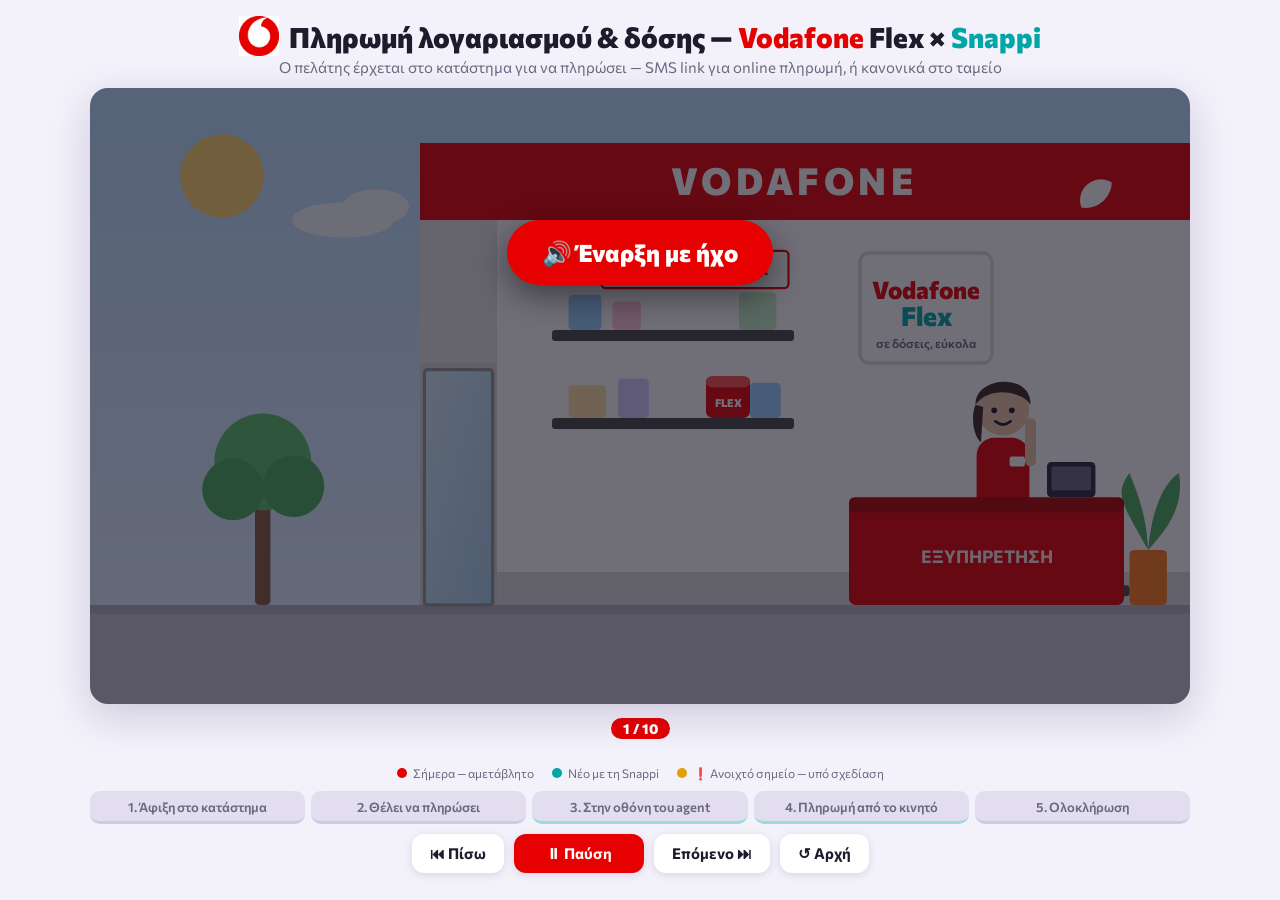
<file: journey4.html>
<!DOCTYPE html>
<html lang="el">
<head>
<meta charset="UTF-8">
<meta name="viewport" content="width=device-width, initial-scale=1">
<title>Customer Journey – Κατάστημα: Πληρωμή (Flex × Snappi)</title>
<link href="https://fonts.googleapis.com/css2?family=Commissioner:wght@400;600;800&display=swap" rel="stylesheet">
<style>
  :root{
    --brand:#E60000; --brand-2:#00A6A6; --ink:#1d1b2c; --muted:#6b6880;
    --bg:#f3f1fa; --card:#ffffff; --ok:#17a34a;
  }
  *{box-sizing:border-box}
  body{margin:0;background:var(--bg);font-family:"Commissioner",system-ui,sans-serif;color:var(--ink);
       display:flex;flex-direction:column;align-items:center;min-height:100vh;padding:16px}
  h1{font-size:clamp(18px,2.4vw,28px);margin:4px 0 2px;font-weight:800;text-align:center}
  h1 span{color:var(--brand)}
  h1 span.s{color:var(--brand-2)}
  .subhead{color:var(--muted);font-size:clamp(12px,1.4vw,15px);text-align:center;margin:0 0 12px}
  .wrap{width:100%;max-width:1100px}
  .stage{position:relative;width:100%;aspect-ratio:1000/560;border-radius:18px;overflow:hidden;
         box-shadow:0 12px 40px rgba(40,20,90,.18);container-type:inline-size;background:#cfe8ff}
  .stage svg{position:absolute;inset:0;width:100%;height:100%;display:block}

  /* ----- people ----- */
  #cust{transition:transform 1s linear}
  .leg,.arm{transform-box:fill-box;transform-origin:50% 0}
  .walking .leg.l{animation:swing .45s ease-in-out infinite alternate}
  .walking .leg.r{animation:swing .45s ease-in-out infinite alternate-reverse}
  .walking .arm.l{animation:swing .45s ease-in-out infinite alternate-reverse}
  .walking .arm.r{animation:swing .45s ease-in-out infinite alternate}
  .walking .bob{animation:bob .225s ease-in-out infinite alternate}
  @keyframes swing{from{transform:rotate(-22deg)}to{transform:rotate(22deg)}}
  @keyframes bob{from{transform:translateY(0)}to{transform:translateY(-4px)}}
  .mouth-happy{opacity:0;transition:opacity .3s}
  .happy .mouth-happy{opacity:1}.happy .mouth-norm{opacity:0}
  #advisor .wave{transform-box:fill-box;transform-origin:50% 100%}
  #advisor.waving .wave{animation:wave .4s ease-in-out 4 alternate}
  @keyframes wave{from{transform:rotate(-15deg)}to{transform:rotate(20deg)}}

  #door{transform-box:fill-box;transform-origin:0 50%;transition:transform .7s ease}
  #door.open{transform:scaleX(.08)}
  #flexBox{transition:transform 1.1s cubic-bezier(.5,0,.3,1)}
  #flexGlow{opacity:0;transition:opacity .4s}
  #flexBox.glow #flexGlow{opacity:1;animation:pulse 1s ease-in-out infinite alternate}
  @keyframes pulse{from{transform:scale(1)}to{transform:scale(1.15)}}
  #flexGlow{transform-box:fill-box;transform-origin:center}
  #handFlex{opacity:0;transition:opacity .4s, transform .3s;transform-box:fill-box;transform-origin:center}
  #cust.holding #handFlex{opacity:1}
  #posScreen{transition:fill .4s}

  /* ----- phone-in-hand (Snappi self-service) ----- */
  #custPhone{opacity:0;transition:opacity .4s}
  #cust.onphone #custPhone{opacity:1}
  #cust.onphone .arm.r{animation:none;transform:rotate(-60deg)}

  .snappi-float{position:absolute;opacity:0;transform:translateY(8px) scale(.9);
        transition:opacity .35s, transform .35s;pointer-events:none;z-index:6;text-align:center}
  .snappi-float.show{opacity:1;transform:none}
  .snappi-float .ring{width:8cqw;height:8cqw;border-radius:50%;border:.6cqw solid #d8f3f3;
        border-top-color:var(--brand-2);margin:0 auto .5cqw;animation:spin 1s linear infinite}
  @keyframes spin{to{transform:rotate(360deg)}}
  .snappi-float .lbl{background:#fff;border-radius:1cqw;padding:.4cqw 1cqw;font-size:clamp(9px,1.3cqw,13px);
        font-weight:800;color:var(--brand-2);box-shadow:0 .4cqw 1.2cqw rgba(30,10,80,.2);display:inline-block}
  .snappi-float .clock{display:inline-block;background:#fff;border-radius:1cqw;padding:.35cqw 1cqw;margin-top:.5cqw;
        font-size:clamp(8px,1.1cqw,12px);color:var(--muted);font-weight:700;box-shadow:0 .3cqw 1cqw rgba(30,10,80,.15);white-space:nowrap}

  .qr{position:absolute;width:7cqw;height:7cqw;background:#fff;border-radius:.8cqw;padding:.6cqw;
      box-shadow:0 .5cqw 1.6cqw rgba(30,10,80,.25);opacity:0;transform:scale(.4);
      transition:opacity .4s, transform .5s cubic-bezier(.3,1.6,.5,1);z-index:6}
  .qr.show{opacity:1;transform:scale(1)}
  .qr svg{width:100%;height:100%}

  /* ----- zoom to agent's screen ----- */
  .zoom-backdrop{position:absolute;inset:0;background:rgba(18,16,30,0);pointer-events:none;transition:background .5s;z-index:7}
  .zoom-backdrop.show{background:rgba(18,16,30,.5)}
  .screen-zoom{position:absolute;left:50%;top:44%;width:10cqw;height:7cqw;
        transform:translate(-50%,-50%) scale(.25);transform-origin:center;opacity:0;
        transition:width .6s cubic-bezier(.4,0,.2,1), height .6s cubic-bezier(.4,0,.2,1), opacity .5s, transform .6s cubic-bezier(.4,0,.2,1);
        pointer-events:none;z-index:8;border-radius:.9cqw;overflow:hidden;box-shadow:0 1.2cqw 3cqw rgba(0,0,0,.4)}
  .screen-zoom.show{width:66cqw;height:42cqw;opacity:1;transform:translate(-50%,-50%) scale(1)}
  .laptop-zoom{position:absolute;left:50%;top:46%;width:10cqw;height:7cqw;
        transform:translate(-50%,-50%) scale(.25);transform-origin:center;opacity:0;
        transition:width .6s cubic-bezier(.4,0,.2,1), height .6s cubic-bezier(.4,0,.2,1), opacity .5s, transform .6s cubic-bezier(.4,0,.2,1);
        pointer-events:none;z-index:8;border-radius:.9cqw;overflow:hidden;box-shadow:0 1.4cqw 3.6cqw rgba(0,0,0,.45)}
  .laptop-zoom.show{width:84cqw;height:52cqw;opacity:1;transform:translate(-50%,-50%) scale(1);pointer-events:auto}
  .laptop-zoom__chrome{height:7%;background:#2b2940;display:flex;align-items:center;gap:.6cqw;padding:0 1.4cqw}
  .laptop-zoom__dot{width:.7cqw;height:.7cqw;border-radius:50%;background:#6b6880;flex:none}
  .laptop-zoom__url{color:#d8d5e6;font-size:clamp(9px,1.1cqw,13px);margin-left:.8cqw;font-weight:600}
  .laptop-zoom__frame{display:block;width:100%;height:93%;border:none;background:#fff}
  .screen-zoom__chrome{height:15%;background:#2b2940;display:flex;align-items:center;gap:.6cqw;padding:0 1.4cqw;transition:background .4s}
  .screen-zoom__chrome.snappi{background:#0a6e6e}
  .screen-zoom__chrome .screen-zoom__tag{margin-left:auto}
  .screen-zoom__dot{width:.7cqw;height:.7cqw;border-radius:50%;background:#6b6880;flex:none}
  .screen-zoom__url{color:#d8d5e6;font-size:clamp(9px,1.15cqw,13px);margin-left:.8cqw;font-weight:600;transition:color .4s}
  .screen-zoom__body{height:85%;background:#fff;padding:1.6cqw 2.2cqw;overflow:hidden}
  .screen-zoom__bullet{display:flex;gap:1cqw;align-items:flex-start;margin:1.1cqw 0;opacity:0;transform:translateX(-12px);
        transition:opacity .45s, transform .45s}
  .screen-zoom__bullet.show{opacity:1;transform:none}
  .screen-zoom__bullet .n{flex:none;width:1.7em;height:1.7em;border-radius:50%;background:var(--brand);color:#fff;
        font-weight:800;display:grid;place-items:center;font-size:clamp(9px,1.3cqw,15px)}
  .screen-zoom__bullet.snappi .n{background:var(--brand-2)}
  .screen-zoom__bullet.open .n{background:#e0a100}
  .screen-zoom__bullet b{display:block;font-size:clamp(9.5px,1.35cqw,15px);color:var(--ink)}
  .screen-zoom__bullet span{color:var(--muted);font-size:clamp(8.5px,1.15cqw,13px);line-height:1.4}
  .screen-zoom__bullet.open span{color:#8a6400}
  .screen-zoom__tag{display:inline-block;font-size:clamp(7.5px,1cqw,11px);font-weight:800;text-transform:uppercase;letter-spacing:.04em;
        padding:.3em .8em;border-radius:999px}
  .screen-zoom__tag.bau{background:#ffe1e1;color:var(--brand)}
  .screen-zoom__tag.open{background:#fff2cc;color:#8a6400;margin:.5cqw 0 0;display:inline-block}

  /* ----- speech bubbles ----- */
  .bubble{position:absolute;max-width:34cqw;background:#fff;color:var(--ink);border-radius:1.6cqw;
          padding:1.1cqw 1.5cqw;font-size:clamp(11px,1.75cqw,19px);line-height:1.35;font-weight:600;
          box-shadow:0 .6cqw 2cqw rgba(30,10,80,.22);opacity:0;transform:scale(.6) translateY(10px);
          transition:opacity .3s, transform .35s cubic-bezier(.3,1.6,.5,1);pointer-events:none;z-index:5}
  .bubble.show{opacity:1;transform:scale(1) translateY(0)}
  .bubble .who{display:block;font-size:.72em;font-weight:800;text-transform:uppercase;letter-spacing:.06em;margin-bottom:.2em}
  .bubble.cust .who{color:var(--brand-2)} .bubble.adv .who{color:var(--brand)}
  .bubble::after{content:"";position:absolute;bottom:-1.1cqw;width:0;height:0;
          border-left:1.1cqw solid transparent;border-right:1.1cqw solid transparent;border-top:1.2cqw solid #fff}
  .bubble.tail-left::after{left:1.8cqw}
  .bubble.tail-right::after{right:1.8cqw}
  .bubble.thought{border-radius:3cqw;font-style:italic;background:#fffdf5}
  .bubble.thought::after{border:none;width:1.2cqw;height:1.2cqw;border-radius:50%;background:#fffdf5;bottom:-1.8cqw;
          box-shadow:-.9cqw 1.3cqw 0 -.25cqw #fffdf5}

  /* ----- info card ----- */
  .card{position:absolute;left:2cqw;top:3cqw;width:28cqw;background:var(--card);border-radius:1.6cqw;
        padding:1.4cqw 1.6cqw;box-shadow:0 .8cqw 2.4cqw rgba(30,10,80,.25);font-size:clamp(10px,1.5cqw,16px);
        opacity:0;transform:translateX(-20px);transition:all .45s ease;z-index:4;border-top:.5cqw solid var(--brand)}
  .card.show{opacity:1;transform:none}
  .card.snappi{border-top-color:var(--brand-2)}
  .card h3{margin:0 0 .6em;font-size:1.15em;color:var(--brand);display:flex;align-items:center;gap:.4em}
  .card.snappi h3{color:var(--brand-2)}
  .card ul{list-style:none;margin:0;padding:0}
  .card li{display:flex;align-items:center;gap:.55em;margin:.45em 0;opacity:.35;transition:opacity .3s}
  .card li .chk{flex:none;width:1.4em;height:1.4em;border-radius:50%;border:2px solid #cfcadf;display:grid;place-items:center;
                color:#fff;font-size:.8em;font-weight:800;transition:all .3s}
  .card li.done{opacity:1}
  .card li.done .chk{background:var(--ok);border-color:var(--ok)}
  .card .tag{display:inline-block;font-size:.62em;font-weight:800;text-transform:uppercase;letter-spacing:.05em;
        padding:.25em .7em;border-radius:999px;margin-top:.8em;background:#F2F2F2;color:var(--muted)}
  .card.snappi .tag{background:#d6f3f3;color:#0a7a7a}

  /* ----- confetti ----- */
  .conf{position:absolute;top:-3%;width:1cqw;height:1.5cqw;border-radius:2px;z-index:6;animation:fall linear forwards}
  @keyframes fall{to{transform:translateY(62cqw) rotate(720deg)}}

  /* ----- pause: freeze looping CSS animations ----- */
  .stage.paused .leg, .stage.paused .arm, .stage.paused .bob,
  .stage.paused .wave, .stage.paused #flexGlow, .stage.paused .ring, .stage.paused .conf{
    animation-play-state:paused!important}

  /* ----- end badge (top-right, non-blocking) ----- */
  .end-badge{position:absolute;top:2cqw;right:2cqw;display:flex;align-items:center;gap:.9cqw;
        background:#fff;border-radius:999px;padding:.6cqw 1cqw .6cqw 1.3cqw;box-shadow:0 .6cqw 1.8cqw rgba(30,10,80,.28);
        z-index:10;opacity:0;transform:translateY(-10px);pointer-events:none;transition:opacity .35s, transform .35s}
  .end-badge.show{opacity:1;transform:none;pointer-events:auto}
  .end-badge__msg{font-size:clamp(9px,1.2cqw,13px);font-weight:800;color:var(--ok);white-space:nowrap}
  .end-badge__btn{border:none;background:var(--brand);color:#fff;font:800 clamp(9px,1.2cqw,13px) "Commissioner",sans-serif;
        padding:.55cqw 1.15cqw;border-radius:999px;cursor:pointer;white-space:nowrap}
  .end-badge__btn:hover{filter:brightness(.95)}

  /* ----- start overlay (unlocks audio autoplay with one click) ----- */
  .start-overlay{position:absolute;inset:0;background:rgba(18,16,30,.6);display:flex;align-items:flex-start;
        justify-content:center;padding-top:12cqw;z-index:20;opacity:1;transition:opacity .3s;pointer-events:auto}
  .start-overlay.hide{opacity:0;pointer-events:none}
  .start-overlay button{border:none;background:var(--brand);color:#fff;font:800 clamp(16px,2.8cqw,24px) "Commissioner",sans-serif;
        padding:1.6cqw 3.2cqw;border-radius:999px;cursor:pointer;box-shadow:0 1cqw 3cqw rgba(0,0,0,.45);
        animation:startPulse 1.4s ease-in-out infinite}
  .start-overlay button:hover{filter:brightness(.95)}
  @keyframes startPulse{0%,100%{transform:scale(1)}50%{transform:scale(1.06)}}


  /* ----- caption + stepper + controls ----- */
  .caption{margin:14px 0 6px;text-align:center;min-height:2.6em}
  .caption .num{display:inline-block;background:var(--brand);color:#fff;border-radius:999px;padding:2px 12px;
                font-weight:800;font-size:14px;margin-bottom:4px}
  .caption .num.new{background:var(--brand-2)}
  .caption .title{font-size:clamp(17px,2.2vw,24px);font-weight:800}
  .caption .desc{color:var(--muted);font-size:clamp(13px,1.5vw,16px)}
  .legend{display:flex;justify-content:center;gap:18px;margin:6px 0 4px;font-size:12px;color:var(--muted);flex-wrap:wrap}
  .legend span{display:inline-flex;align-items:center;gap:6px}
  .legend i{width:10px;height:10px;border-radius:50%;display:inline-block}
  .legend i.bau{background:var(--brand)}
  .legend i.new{background:var(--brand-2)}
  .legend i.open{background:#e0a100}
  .stepper{display:flex;gap:6px;margin:10px 0;flex-wrap:wrap}
  .stepper button{flex:1;min-width:70px;border:none;background:#e2def0;height:auto;padding:8px 2px 6px;border-radius:10px;cursor:pointer;
                  font:600 clamp(9px,1.1vw,13px) "Commissioner",sans-serif;color:var(--muted);position:relative;overflow:hidden;
                  border-bottom:3px solid #cfc8e8}
  .stepper button.tag-new{border-bottom-color:#9fdada}
  .stepper button.done{background:#d6cdfa;color:var(--brand)}
  .stepper button.active{background:var(--brand);color:#fff;border-bottom-color:var(--brand)}
  .stepper button.active.tag-new{background:var(--brand-2);border-bottom-color:var(--brand-2)}
  .page-head{display:flex;align-items:center;justify-content:center;gap:10px;flex-wrap:wrap;margin-bottom:2px}
  .page-logo{width:40px;height:40px;object-fit:contain;flex:none}
  .controls{display:flex;justify-content:center;gap:10px;flex-wrap:wrap}
  .controls button{border:none;background:#fff;color:var(--ink);font:700 15px "Commissioner",sans-serif;
                   padding:10px 18px;border-radius:12px;cursor:pointer;box-shadow:0 2px 8px rgba(40,20,90,.12)}
  .controls button.primary{background:var(--brand);color:#fff;min-width:130px}
  .controls button:hover{filter:brightness(.95)}
</style>
</head>
<body>
<div class="wrap">
  <div class="page-head">
    <img class="page-logo" src="[data-uri]" alt="Vodafone" width="40" height="40">
    <h1>Πληρωμή λογαριασμού &amp; δόσης — <span>Vodafone</span> Flex × <span class="s">Snappi</span></h1>
  </div>
  <p class="subhead">Ο πελάτης έρχεται στο κατάστημα για να πληρώσει — SMS link για online πληρωμή, ή κανονικά στο ταμείο</p>

  <div class="stage" id="stage">
    <svg viewBox="0 0 1000 560" aria-label="Κατάστημα Vodafone">
      <defs>
        <linearGradient id="sky" x1="0" y1="0" x2="0" y2="1"><stop offset="0" stop-color="#bfe1ff"/><stop offset="1" stop-color="#e9f5ff"/></linearGradient>
        <linearGradient id="glass" x1="0" y1="0" x2="1" y2="1"><stop offset="0" stop-color="#d9f1ff" stop-opacity=".9"/><stop offset="1" stop-color="#9fd3f5" stop-opacity=".75"/></linearGradient>
        <radialGradient id="glowG"><stop offset="0" stop-color="#5ce0e0" stop-opacity=".9"/><stop offset="1" stop-color="#00A6A6" stop-opacity="0"/></radialGradient>
        <clipPath id="vfClip"><circle cx="0" cy="0" r="24"/></clipPath>
      </defs>
      <!-- sky & street -->
      <rect width="1000" height="560" fill="url(#sky)"/>
      <circle cx="120" cy="80" r="38" fill="#FFD66B"/>
      <g fill="#fff" opacity=".9"><ellipse cx="230" cy="120" rx="46" ry="16"/><ellipse cx="260" cy="108" rx="30" ry="16"/></g>
      <!-- tree -->
      <rect x="150" y="360" width="14" height="110" rx="4" fill="#8a5a3b"/>
      <circle cx="157" cy="340" r="44" fill="#5cbf6a"/><circle cx="130" cy="365" r="28" fill="#4fae5d"/><circle cx="185" cy="362" r="28" fill="#4fae5d"/>
      <!-- sidewalk -->
      <rect y="470" width="1000" height="90" fill="#c9c6d6"/>
      <rect y="470" width="1000" height="8" fill="#b3afc4"/>

      <!-- building -->
      <rect x="300" y="50" width="700" height="420" fill="#F2F2F2"/>
      <!-- interior back wall -->
      <rect x="370" y="120" width="630" height="350" fill="#FFFFFF"/>
      <rect x="370" y="440" width="630" height="30" fill="#E0E0E0"/>
      <!-- sign -->
      <rect x="300" y="50" width="700" height="70" fill="#E60000"/>
      <text x="640" y="97" text-anchor="middle" font-family="Commissioner,sans-serif" font-size="34" font-weight="800" fill="#fff" letter-spacing="4">VODAFONE</text>
      <g transform="translate(905,85)" clip-path="url(#vfClip)">
        <circle cx="0" cy="0" r="24" fill="#E60000"/>
        <circle cx="14" cy="17" r="19" fill="#fff"/>
      </g>

      <!-- shelf with products -->
      <rect x="420" y="300" width="220" height="10" rx="3" fill="#4a4a4a"/>
      <rect x="420" y="220" width="220" height="10" rx="3" fill="#4a4a4a"/>
      <g>
        <rect x="435" y="188" width="30" height="32" rx="4" fill="#9ad0ff"/>
        <rect x="475" y="194" width="26" height="26" rx="4" fill="#ffc6d9"/>
        <rect x="590" y="186" width="34" height="34" rx="4" fill="#c7f0c9"/>
        <rect x="435" y="270" width="34" height="30" rx="4" fill="#ffe3a3"/>
        <rect x="480" y="264" width="28" height="36" rx="4" fill="#d6ccff"/>
        <rect x="600" y="268" width="28" height="32" rx="4" fill="#9ad0ff"/>
      </g>
      <!-- shelf sign -->
      <g transform="translate(465,148)">
        <rect x="0" y="0" width="170" height="34" rx="4" fill="#fff" stroke="#E60000" stroke-width="2"/>
        <text x="85" y="22" text-anchor="middle" font-family="Commissioner,sans-serif" font-size="13" font-weight="800" fill="#E60000">Πάρε συσκευή με Flex</text>
      </g>
      <!-- poster -->
      <rect x="700" y="150" width="120" height="100" rx="8" fill="#fff" stroke="#DCDCDC" stroke-width="3"/>
      <text x="760" y="192" text-anchor="middle" font-family="Commissioner,sans-serif" font-size="22" font-weight="800" fill="#E60000">Vodafone</text>
      <text x="760" y="216" text-anchor="middle" font-family="Commissioner,sans-serif" font-size="24" font-weight="800" fill="#00A6A6">Flex</text>
      <text x="760" y="236" text-anchor="middle" font-family="Commissioner,sans-serif" font-size="11" font-weight="600" fill="#6b6880">σε δόσεις, εύκολα</text>
      <!-- plant -->
      <rect x="945" y="420" width="34" height="50" rx="4" fill="#FF7A1A"/>
      <path d="M962 420 C940 380 930 370 945 350 C955 375 960 390 962 420 C965 385 975 360 990 350 C995 380 980 400 962 420Z" fill="#4fae5d"/>
      <!-- waiting bench (right side, for the Snappi self-service step) -->
      <rect x="855" y="452" width="90" height="10" rx="3" fill="#4a4a4a"/>
      <rect x="862" y="430" width="10" height="24" rx="3" fill="#4a4a4a"/>
      <rect x="928" y="430" width="10" height="24" rx="3" fill="#4a4a4a"/>

      <!-- advisor (behind counter) -->
      <g id="advisor" transform="translate(830,0)">
        <rect x="-24" y="318" width="48" height="90" rx="16" fill="#E60000"/>
        <rect x="6" y="335" width="14" height="9" rx="2" fill="#fff"/>
        <g class="wave"><rect x="20" y="300" width="10" height="44" rx="5" fill="#f2c7a5"/></g>
        <circle cx="0" cy="292" r="24" fill="#f2c7a5"/>
        <path d="M-25 288 C-26 262 26 258 25 288 C18 276 -12 270 -25 288Z" fill="#3b2a22"/>
        <path d="M-25 288 C-30 300 -26 318 -20 322 L-18 290Z" fill="#3b2a22"/>
        <circle cx="-8" cy="293" r="2.6" fill="#1d1b2c"/><circle cx="8" cy="293" r="2.6" fill="#1d1b2c"/>
        <path d="M-7 303 Q0 309 7 303" stroke="#1d1b2c" stroke-width="2.4" fill="none" stroke-linecap="round"/>
      </g>

      <!-- counter -->
      <rect x="690" y="378" width="250" height="92" rx="6" fill="#E60000"/>
      <rect x="690" y="372" width="250" height="14" rx="5" fill="#B30000"/>
      <text x="815" y="432" text-anchor="middle" font-family="Commissioner,sans-serif" font-size="16" font-weight="700" fill="#fff" opacity=".9">ΕΞΥΠΗΡΕΤΗΣΗ</text>
      <!-- POS / tablet -->
      <rect x="870" y="340" width="44" height="32" rx="4" fill="#2b2940"/>
      <rect id="posScreen" x="874" y="344" width="36" height="22" rx="2" fill="#6b6880"/>

      <!-- FLEX product -->
      <g id="flexBox" style="transform:translate(560px,262px)">
        <circle id="flexGlow" cx="20" cy="18" r="46" fill="url(#glowG)"/>
        <rect x="0" y="0" width="40" height="38" rx="6" fill="#E60000"/>
        <rect x="0" y="0" width="40" height="10" rx="5" fill="#ff4d4d"/>
        <text x="20" y="28" text-anchor="middle" font-family="Commissioner,sans-serif" font-size="10" font-weight="800" fill="#fff">FLEX</text>
      </g>

      <!-- front wall + automatic door -->
      <rect x="300" y="120" width="70" height="350" fill="#E8E8E8"/>
      <rect x="300" y="250" width="70" height="220" fill="#D8D8D8"/>
      <rect id="door" x="304" y="256" width="62" height="214" rx="3" fill="url(#glass)" stroke="#9a9a9a" stroke-width="3"/>

      <!-- customer -->
      <g id="cust" style="transform:translate(-80px,0)">
        <g id="custFlip">
          <g class="bob">
            <!-- legs -->
            <rect class="leg l" x="-13" y="398" width="11" height="70" rx="5" fill="#2d3a66"/>
            <rect class="leg r" x="2" y="398" width="11" height="70" rx="5" fill="#2d3a66"/>
            <!-- arms (back) -->
            <rect class="arm l" x="-26" y="330" width="10" height="58" rx="5" fill="#e7b48f"/>
            <!-- body -->
            <rect x="-22" y="318" width="44" height="88" rx="16" fill="#3a4a63"/>
            <!-- arm front -->
            <rect class="arm r" x="16" y="330" width="10" height="58" rx="5" fill="#e7b48f"/>
            <!-- phone in hand (Snappi self-service) -->
            <g id="custPhone"><rect x="10" y="352" width="18" height="30" rx="3" fill="#1d1b2c"/><rect x="12" y="356" width="14" height="20" rx="1" fill="#5ce0e0"/></g>
            <!-- flex in hand -->
            <g id="handFlex"><rect x="16" y="376" width="28" height="26" rx="4" fill="#E60000"/><text x="30" y="393" text-anchor="middle" font-family="Commissioner,sans-serif" font-size="8" font-weight="800" fill="#fff">FLEX</text></g>
            <!-- head -->
            <circle cx="0" cy="292" r="24" fill="#e7b48f"/>
            <path d="M-24 288 C-26 262 24 258 24 286 C14 280 -4 282 -24 288Z" fill="#1f1a17"/>
            <circle cx="9" cy="292" r="2.6" fill="#1d1b2c"/><circle cx="-5" cy="292" r="2.6" fill="#1d1b2c"/>
            <path class="mouth-norm" d="M-2 304 Q4 307 10 304" stroke="#1d1b2c" stroke-width="2.4" fill="none" stroke-linecap="round"/>
            <path class="mouth-happy" d="M-4 301 Q4 312 12 301 Z" fill="#1d1b2c"/>
          </g>
        </g>
      </g>
    </svg>

    <div class="bubble cust" id="bCust"><span class="who">Πελάτης</span><span class="txt"></span></div>
    <div class="bubble adv tail-right" id="bAdv"><span class="who">Agent</span><span class="txt"></span></div>
    <div class="card" id="card"></div>
    <div class="qr" id="qr">
      <svg viewBox="0 0 100 100"><rect width="100" height="100" fill="#fff"/>
        <g fill="#1d1b2c">
          <rect x="8" y="8" width="26" height="26"/><rect x="14" y="14" width="14" height="14" fill="#fff"/><rect x="18" y="18" width="6" height="6"/>
          <rect x="66" y="8" width="26" height="26"/><rect x="72" y="14" width="14" height="14" fill="#fff"/><rect x="76" y="18" width="6" height="6"/>
          <rect x="8" y="66" width="26" height="26"/><rect x="14" y="72" width="14" height="14" fill="#fff"/><rect x="18" y="76" width="6" height="6"/>
          <rect x="42" y="8" width="6" height="6"/><rect x="54" y="8" width="6" height="6"/><rect x="42" y="20" width="6" height="6"/>
          <rect x="42" y="42" width="6" height="6"/><rect x="54" y="42" width="6" height="6"/><rect x="66" y="42" width="6" height="6"/><rect x="78" y="42" width="6" height="6"/>
          <rect x="42" y="54" width="6" height="6"/><rect x="42" y="66" width="6" height="6"/><rect x="42" y="78" width="6" height="6"/>
          <rect x="54" y="54" width="6" height="6"/><rect x="66" y="66" width="6" height="6"/><rect x="78" y="78" width="6" height="6"/><rect x="54" y="78" width="6" height="6"/><rect x="66" y="90" width="6" height="6"/>
        </g>
      </svg>
    </div>
    <div class="snappi-float" id="snappiFloat">
      <div class="ring"></div>
      <div class="lbl" id="snappiLbl">Snappi · Βήμα 1/10</div>
      <div class="clock">Μ.Ο. ≈ 3–4 λεπτά</div>
    </div>
    <div class="zoom-backdrop" id="zoomBackdrop"></div>
    <div class="screen-zoom" id="screenZoom">
      <div class="screen-zoom__chrome">
        <span class="screen-zoom__dot"></span><span class="screen-zoom__dot"></span><span class="screen-zoom__dot"></span>
        <span class="screen-zoom__url">🔒 siebel.vodafone.gr</span>
        <span class="screen-zoom__tag bau">Σήμερα — αμετάβλητο</span>
      </div>
      <div class="screen-zoom__body">
        <div id="zoomBody"></div>
      </div>
    </div>
    <div class="laptop-zoom" id="laptopZoom">
      <div class="laptop-zoom__chrome">
        <span class="laptop-zoom__dot"></span><span class="laptop-zoom__dot"></span><span class="laptop-zoom__dot"></span>
        <span class="laptop-zoom__url">🔒 vodafone.gr/pay</span>
      </div>
      <iframe class="laptop-zoom__frame" id="laptopZoomFrame" title="Digital payment journey"></iframe>
    </div>
    <div class="end-badge" id="endOv"><span class="end-badge__msg">✅ Η πληρωμή ολοκληρώθηκε</span><button class="end-badge__btn" id="againBtn">↺ Ξανά</button></div>
    <div class="start-overlay" id="startOverlay"><button type="button" id="startBtn">🔊 Έναρξη με ήχο</button></div>
  </div>

  <div class="caption"><div class="num" id="capNum">1 / 10</div><div class="title" id="capTitle"></div><div class="desc" id="capDesc"></div></div>
  <div class="legend"><span><i class="bau"></i> Σήμερα — αμετάβλητο</span><span><i class="new"></i> Νέο με τη Snappi</span><span><i class="open"></i> ❗ Ανοιχτό σημείο — υπό σχεδίαση</span></div>
  <div class="stepper" id="stepper"></div>
  <div class="controls">
    <button id="prevBtn">⏮ Πίσω</button>
    <button id="playBtn" class="primary">⏸ Παύση</button>
    <button id="nextBtn">Επόμενο ⏭</button>
    <button id="restartBtn">↺ Αρχή</button>
  </div>
</div>

<script>
/* =========================================================
   Real "Shop Journey" content — Flex x Snappi Journey (2).pptx, slide 3
   ========================================================= */
const STEPS = [
  {title:"Άφιξη στο κατάστημα",        desc:"Ο πελάτης μπαίνει στο κατάστημα Vodafone.", tag:"bau"},
  {title:"Θέλει να πληρώσει",          desc:"Λογαριασμός & δόση Flex.", tag:"bau"},
  {title:"Στην οθόνη του agent",       desc:"Οι 2 επιλογές πληρωμής, αποστολή SMS link, Phase 2 υπό αξιολόγηση.", tag:"new"},
  {title:"Πληρωμή από το κινητό",      desc:"Ο πελάτης ακολουθεί το link και πληρώνει online, μέσω Snappi.", tag:"new"},
  {title:"Ολοκλήρωση",                 desc:"Η πληρωμή ολοκληρώνεται — ο πελάτης φεύγει ευχαριστημένος.", tag:"bau"}
];

/* Bullets shown inside the zoomed agent-screen focus (step 2). */
const AGENT_SCREEN_BULLETS = [
  {text:"2 επιλογές πληρωμής", sub:"Είτε online μέσω SMS link (λογαριασμός + δόση Flex μαζί), είτε μόνο ο λογαριασμός εδώ στο ταμείο, με τον συνηθισμένο τρόπο (BAU)."},
  {text:"Αποστολή SMS link", sub:"Ο agent στέλνει SMS με ασφαλές link πληρωμής, για λογαριασμό + δόση Flex μαζί, μέσω Snappi.", snappi:true},
  {text:"Phase 2 — υπό αξιολόγηση", sub:"Να αξιολογηθεί αν μπορούμε να χτίσουμε αποδοχή πληρωμών Snappi όπως ήδη γίνεται για την εταιρία «Φυσικό Αέριο» — ώστε ο πελάτης να πληρώνει απευθείας, χωρίς SMS redirect.", open:true}
];

// x: θέση πελάτη (0–1000)
const SCENES = [
  {step:0, x:250, face:1,
   bubbles:[{who:"cust", thought:true, delay:200, text:"Πρέπει να πληρώσω τον λογαριασμό μου και τη δόση Flex.", audio:"b1"}]},
  {step:1, x:520, face:1, door:true, wave:true,
   bubbles:[{who:"adv", delay:0, text:"Καλώς ήρθατε στη Vodafone! Πώς μπορώ να βοηθήσω;", audio:"b2"}]},
  {step:1, x:640, face:1,
   bubbles:[{who:"cust", delay:100, text:"Θα ήθελα να πληρώσω τον λογαριασμό μου και τη δόση Flex.", audio:"b3"}]},
  {step:2, x:640, face:1, pos:"#7ec8ff", screenZoom:AGENT_SCREEN_BULLETS,
   bubbles:[{who:"adv", delay:300, text:"Ας δούμε τις επιλογές πληρωμής που έχετε…", audio:"b4"}]},
  {step:3, x:900, face:1, snappi:true, onphone:true, confetti:true, laptopZoom:true,
   cardDelay:47600, confettiDelay:47700,
   card:{icon:"✅", title:"Πληρωμή", tag:"Ολοκληρώθηκε", items:["Ο λογαριασμός πληρώθηκε","Η δόση Flex πληρώθηκε"], snappi:true},
   bubbles:[{who:"cust", thought:true, delay:200, text:"Έλαβα το SMS με το link πληρωμής.", audio:"b5"},
            {who:"cust", thought:true, delay:42200, text:"Πληρώνω λογαριασμό και δόση Flex μαζί, online, μέσω Snappi.", audio:"b6"}]},
  {step:4, x:-90, face:-1, door:true, happy:true, wave:true,
   bubbles:[{who:"cust", delay:300, text:"Ευχαριστώ πολύ, πολύ πιο εύκολο έτσι!", audio:"b7"}]}
];
/* ========================================================= */

/* Pre-recorded Greek narration (macOS 'Melina' voice) for each speech bubble. */
const AUDIO_SRC = {
b1:"[data-uri]",
b2:"[data-uri]",
b3:"[data-uri]",
b4:"[data-uri]",
b5:"[data-uri]",
b6:"[data-uri]",
b7:"[data-uri]"
};

const AUDIO_DUR = {b1:3163, b2:3235, b3:3415, b4:2539, b5:2250, b6:4463, b7:2783};

const $ = id => document.getElementById(id);
const cust=$('cust'), flip=$('custFlip'), door=$('door'), flexBox=$('flexBox'), adv=$('advisor');
const bCust=$('bCust'), bAdv=$('bAdv'), card=$('card'), stage=$('stage'), pos=$('posScreen');
const qr=$('qr'), snappiFloat=$('snappiFloat'), snappiLbl=$('snappiLbl');
const zoomBackdrop=$('zoomBackdrop'), screenZoom=$('screenZoom'), zoomBody=$('zoomBody');
const laptopZoom=$('laptopZoom'), laptopZoomFrame=$('laptopZoomFrame');
const flexHand=$('handFlex');
const ZOOM_BULLET_GAP = 4000, ZOOM_START_DELAY = 900, ZOOM_HOLD = 5000;
const LAPTOP_ZOOM_HOLD = 39000;
const SPEED = 190;                // μονάδες/δευτερόλεπτο
const FLEXPOS = {shelf:[560,262], counter:[782,336], hand:[782,336]};
let cur=0, playing=true, timers=[], walkState=null;

// stepper
STEPS.forEach((s,i)=>{const b=document.createElement('button');b.textContent=(i+1)+'. '+s.title;
  b.classList.toggle('tag-new', s.tag==='new');
  b.onclick=()=>goTo(SCENES.findIndex(sc=>sc.step===i));$('stepper').appendChild(b);});

function scheduleTimer(t){
  t.startedAt=Date.now();
  t.handle=setTimeout(()=>{ timers=timers.filter(x=>x!==t); t.fn(); }, Math.max(0,t.remaining));
}
function later(ms,fn){
  const t={fn, remaining:ms, handle:null, startedAt:0};
  scheduleTimer(t);
  timers.push(t);
  return t;
}
function clearAll(){timers.forEach(t=>clearTimeout(t.handle));timers=[];}
function pauseTimers(){
  const now=Date.now();
  timers.forEach(t=>{ clearTimeout(t.handle); t.remaining-=(now-t.startedAt); });
}
function resumeTimers(){ timers.forEach(scheduleTimer); }
function pauseWalk(){
  if(!walkState) return;
  const elapsed=Date.now()-walkState.startTime;
  const frac=Math.min(1, elapsed/walkState.duration);
  const curX=walkState.startX+(walkState.endX-walkState.startX)*frac;
  cust.style.transition='none'; cust.style.transform=`translate(${curX}px,0)`; cust.getBoundingClientRect();
  walkState.startX=curX; walkState.remaining=Math.max(0,walkState.duration-elapsed);
}
function resumeWalk(){
  if(!walkState) return;
  cust.style.transition=`transform ${walkState.remaining}ms linear`;
  cust.style.transform=`translate(${walkState.endX}px,0)`;
  walkState.startTime=Date.now(); walkState.duration=walkState.remaining;
}

function placeBubble(el,who,x){
  if(who==='adv'){ el.style.right=(1000-850)/10+'%'; el.style.left='auto'; el.style.bottom=(560-205)/5.6+'%';
    el.className='bubble adv tail-right'; return; }
  el.style.bottom=(560-230)/5.6+'%';
  if(x<420){ el.style.left=Math.max(1,(x-25)/10)+'%'; el.style.right='auto'; el.classList.add('tail-left'); el.classList.remove('tail-right'); }
  else { el.style.right=(1000-x-30)/10+'%'; el.style.left='auto'; el.classList.add('tail-right'); el.classList.remove('tail-left'); }
}
function say(b,x){
  const el = b.who==='adv'?bAdv:bCust;
  el.classList.remove('show');
  later(b.fast?0:120,()=>{ el.querySelector('.txt').textContent=b.text; placeBubble(el,b.who,x);
    el.classList.toggle('thought',!!b.thought); el.classList.add('show');
    if(b.audio && AUDIO_SRC[b.audio]){
      try{ const a=new Audio(AUDIO_SRC[b.audio]); a.play().catch(()=>{}); }catch(e){}
    }
  });
}
function showCard(c){
  if(!c){card.classList.remove('show');return;}
  card.classList.toggle('snappi', !!c.snappi);
  card.innerHTML=`<h3>${c.icon} ${c.title}</h3><ul>${c.items.map(t=>`<li><span class="chk">✓</span>${t}</li>`).join('')}</ul><span class="tag">${c.tag}</span>`;
  requestAnimationFrame(()=>card.classList.add('show'));
  card.querySelectorAll('li').forEach((li,i)=>later(900+i*900,()=>li.classList.add('done')));
}
function confetti(){
  const cols=['#E60000','#00A6A6','#FFD66B','#4ade80','#7ec8ff','#ff6fa8'];
  for(let i=0;i<70;i++){const d=document.createElement('div');d.className='conf';
    d.style.left=Math.random()*100+'%';d.style.background=cols[i%cols.length];
    d.style.animationDuration=(1.8+Math.random()*1.8)+'s';d.style.animationDelay=(Math.random()*.6)+'s';
    stage.appendChild(d);setTimeout(()=>d.remove(),4500);}
}
function setFlex(where,instant){
  const p=FLEXPOS[where||'shelf'];
  if(instant){flexBox.style.transition='none';}
  flexBox.style.transform=`translate(${p[0]}px,${p[1]}px)`;
  if(instant){flexBox.getBoundingClientRect();flexBox.style.transition='';}
  flexBox.style.opacity = where==='hand'?0:1;
  cust.classList.toggle('holding',where==='hand');
}
function buildBulletRows(container, bullets){
  container.innerHTML='';
  bullets.forEach((b,i)=>{
    const row=document.createElement('div');
    row.className='screen-zoom__bullet'+(b.snappi?' snappi':'')+(b.open?' open':'');
    const openTag = b.open ? `<br><span class="screen-zoom__tag open">❗ Ανοιχτό σημείο — υπό σχεδίαση</span>` : '';
    row.innerHTML=`<span class="n">${b.open?'❗':(i+1)}</span><span><b>${b.text}</b><br><span>${b.sub}</span>${openTag}</span>`;
    container.appendChild(row);
  });
}
function zoomCloseAt(bullets){
  const lastReveal = ZOOM_START_DELAY + Math.max(bullets.length-1,0)*ZOOM_BULLET_GAP;
  return lastReveal + ZOOM_HOLD;
}
function runScreenZoom(bullets){
  buildBulletRows(zoomBody, bullets);
  zoomBackdrop.classList.add('show');
  screenZoom.classList.add('show');
  zoomBody.querySelectorAll('.screen-zoom__bullet').forEach((row,i)=>{
    later(ZOOM_START_DELAY + i*ZOOM_BULLET_GAP, ()=>row.classList.add('show'));
  });
  const closeAt = zoomCloseAt(bullets);
  later(closeAt, ()=>{ zoomBackdrop.classList.remove('show'); screenZoom.classList.remove('show'); });
  return closeAt + 700;
}
function runLaptopZoom(){
  laptopZoomFrame.src = 'web2.html';
  zoomBackdrop.classList.add('show');
  laptopZoom.classList.add('show');
  const closeAt = LAPTOP_ZOOM_HOLD;
  later(closeAt, ()=>{
    zoomBackdrop.classList.remove('show'); laptopZoom.classList.remove('show');
    later(600, ()=>{ laptopZoomFrame.src = 'about:blank'; });
  });
  return closeAt + 700;
}
function runSnappiProgress(x){
  snappiFloat.style.left=Math.max(1,(x-60)/10)+'%';
  snappiFloat.style.bottom=(560-330)/5.6+'%';
  snappiFloat.classList.add('show');
  let n=1;
  const tick=()=>{ snappiLbl.textContent=`Snappi · Βήμα ${n}/10`; n++;
    if(n<=10) later(520,tick); else later(1200,()=>snappiFloat.classList.remove('show')); };
  tick();
}

function goTo(i){
  clearAll(); walkState=null; if(i<0) i=0; if(i>=SCENES.length) i=SCENES.length-1;
  cur=i; const s=SCENES[i];
  $('endOv').classList.remove('show');
  $('startOverlay').classList.add('hide');
  bCust.classList.remove('show'); bAdv.classList.remove('show');
  qr.classList.remove('show'); snappiFloat.classList.remove('show');
  zoomBackdrop.classList.remove('show'); screenZoom.classList.remove('show');
  laptopZoom.classList.remove('show'); laptopZoomFrame.src='about:blank';
  cust.classList.remove('onphone');

  // caption + stepper
  const st=STEPS[s.step];
  $('capNum').textContent=`Βήμα ${s.step+1} / ${STEPS.length}`;
  $('capNum').classList.toggle('new', st.tag==='new');
  $('capTitle').textContent=st.title; $('capDesc').textContent=st.desc;
  [...$('stepper').children].forEach((b,k)=>{b.classList.toggle('active',k===s.step);b.classList.toggle('done',k<s.step);});

  // starting position = end of previous scene
  const startX = i===0?-80:SCENES[i-1].x;
  cust.style.transition='none'; cust.style.transform=`translate(${startX}px,0)`; cust.getBoundingClientRect();
  flip.style.transform = s.face<0?'scaleX(-1)':'';
  flexHand.style.transform = s.face<0?'scaleX(-1)':'';
  cust.classList.toggle('happy',!!s.happy);

  // flex product
  const prevFlex = i===0?'shelf':(SCENES[i-1].flex||'shelf');
  setFlex(prevFlex,true);
  later(250,()=>setFlex(s.flex||'shelf'));
  flexBox.classList.toggle('glow',!!s.snappi);
  pos.style.fill = s.pos || '#6b6880';

  // door + walk
  const dist=Math.abs(s.x-startX), walkMs=dist/SPEED*1000;
  const walkDelay = s.door?450:0;
  if(s.door) door.classList.add('open'); else door.classList.remove('open');
  if(dist>0){
    later(walkDelay,()=>{cust.style.transition=`transform ${walkMs}ms linear`;cust.style.transform=`translate(${s.x}px,0)`;cust.classList.add('walking');
      walkState={startX, endX:s.x, startTime:Date.now(), duration:walkMs, remaining:walkMs};});
    later(walkDelay+walkMs,()=>{cust.classList.remove('walking'); if(s.door) door.classList.remove('open');
      if(s.onphone) cust.classList.add('onphone'); walkState=null; });
  } else if(s.onphone){ cust.classList.add('onphone'); }
  if(s.wave){adv.classList.remove('waving');void adv.getBBox();adv.classList.add('waving');later(1700,()=>adv.classList.remove('waving'));}

  // bubbles & extras
  const base = walkDelay + (dist>0?walkMs:0) + 150;
  const bubbleX = s.x;
  s.bubbles.forEach(b=>later(base+b.delay,()=>say(b,bubbleX)));
  showCard(null); if(s.card) later(s.cardDelay!=null?s.cardDelay:200,()=>showCard(s.card));
  if(s.confetti) later(s.confettiDelay!=null?s.confettiDelay:300,confetti);
  if(s.qr){ qr.style.left=(815-40)/10+'%'; qr.style.bottom=(560-330)/5.6+'%'; later(base+1400,()=>qr.classList.add('show')); }
  if(s.snappiProgress) later(base+300,()=>runSnappiProgress(s.x));
  if(s.screenZoom) later(base+3900,()=>runScreenZoom(s.screenZoom));
  if(s.laptopZoom) later(base+2200,runLaptopZoom);

  // timing
  const lastBubbleEnd=Math.max(...s.bubbles.map(b=>b.delay + (b.audio && AUDIO_DUR[b.audio] ? AUDIO_DUR[b.audio] : 2800)), 0);
  let total = Math.max(base+lastBubbleEnd+900, walkDelay+walkMs+800, s.card?(s.cardDelay!=null?s.cardDelay:200)+s.card.items.length*900+2200:0);
  if(s.snappiProgress) total = Math.max(total, base+300+10*520+2600);
  if(s.screenZoom) total = Math.max(total, base+3900+zoomCloseAt(s.screenZoom)+900);
  if(s.laptopZoom) total = Math.max(total, base+2200+LAPTOP_ZOOM_HOLD+900);
  later(total,()=>{ if(!playing) return;
    if(cur<SCENES.length-1) goTo(cur+1); else { $('endOv').classList.add('show'); setPlaying(false); } });
}

function setPlaying(p){playing=p;$('playBtn').textContent=p?'⏸ Παύση':'▶ Αναπαραγωγή';stage.classList.toggle('paused',!p);}
$('playBtn').onclick=()=>{
  if(playing){ setPlaying(false); pauseTimers(); pauseWalk(); return; }
  if(cur>=SCENES.length-1 && $('endOv').classList.contains('show')){ setPlaying(true); goTo(0); return; }
  setPlaying(true); resumeWalk(); resumeTimers();
};
$('nextBtn').onclick=()=>goTo(cur+1);
$('prevBtn').onclick=()=>goTo(cur-1);
$('restartBtn').onclick=$('againBtn').onclick=()=>{setPlaying(true);goTo(0);};
document.addEventListener('keydown',e=>{ if(e.key==='ArrowRight')goTo(cur+1); if(e.key==='ArrowLeft')goTo(cur-1); if(e.key===' '){e.preventDefault();$('playBtn').click();} });

$('startBtn').addEventListener('click', () => {
  $('startOverlay').classList.add('hide');
  goTo(0);
});
</script>
</body>
</html>
</file>
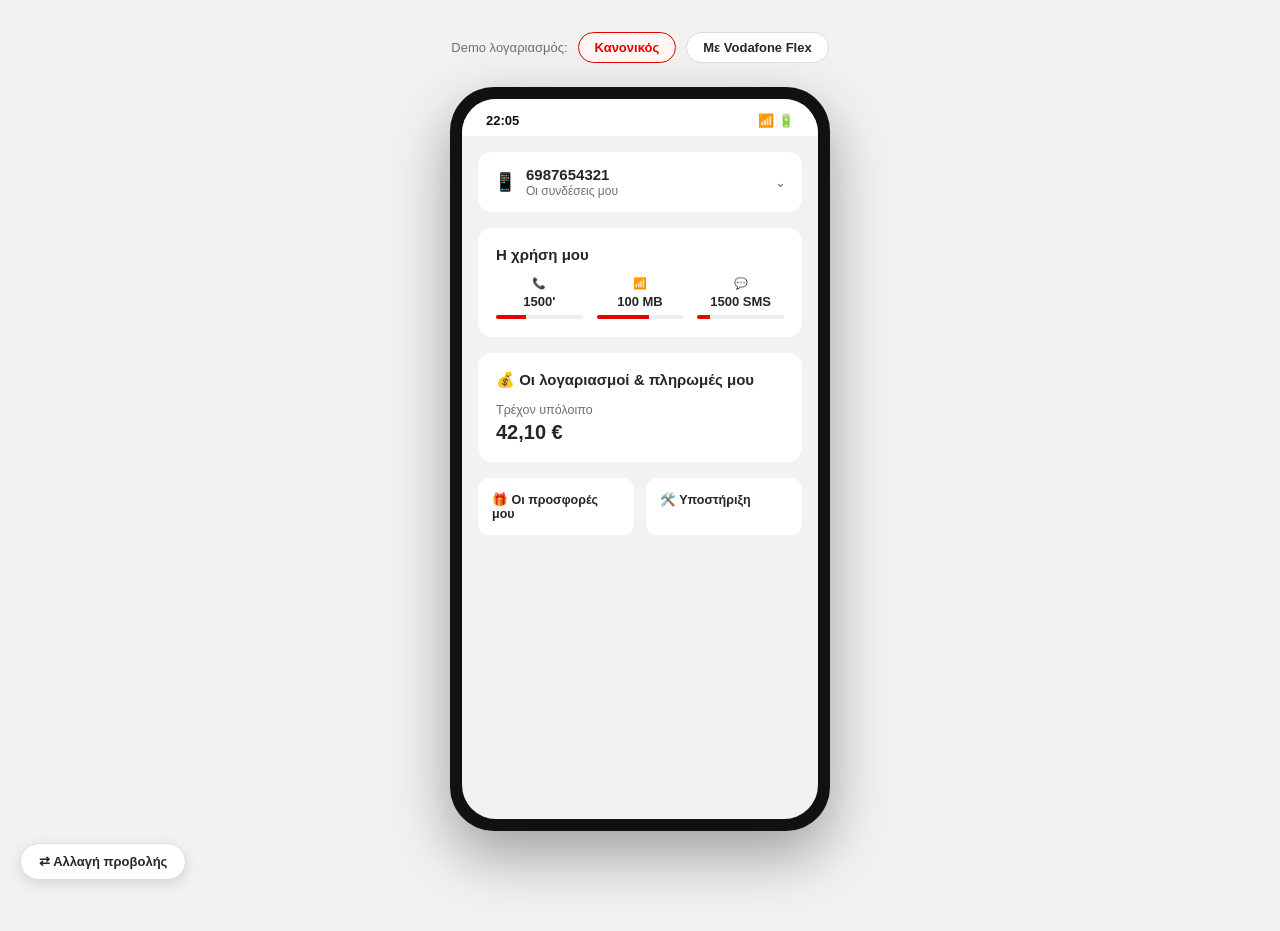
<file: mobile.html>
<!DOCTYPE html>
<html lang="el">
<head>
<meta charset="UTF-8">
<meta name="viewport" content="width=device-width, initial-scale=1.0">
<title>My Vodafone – Πληρωμή λογαριασμού (Demo)</title>
<link rel="stylesheet" href="styles.css">
</head>
<body>

  <div id="mobile-view">

    <div class="mobile-demo-controls">
      <span class="mobile-demo-controls__label">Demo λογαριασμός:</span>
      <button type="button" class="persona-btn is-active" data-persona="normal">Κανονικός</button>
      <button type="button" class="persona-btn" data-persona="flex">Με Vodafone Flex</button>
    </div>

    <div class="phone-frame">
      <div class="phone-screen-wrap">

        <div class="phone-statusbar">
          <span>22:05</span>
          <span class="phone-statusbar__icons">📶 🔋</span>
        </div>

        <!-- Screen: Home -->
        <div class="phone-screen is-active" data-screen="home">
          <div class="phone-pill">
            <span class="phone-pill__icon">📱</span>
            <span>
              <strong id="m-home-phone">6987654321</strong>
              <small>Οι συνδέσεις μου</small>
            </span>
            <span class="phone-pill__chevron">⌄</span>
          </div>

          <div class="phone-card phone-usage-card">
            <h3>Η χρήση μου</h3>
            <div class="phone-usage-row">
              <div class="phone-usage-item">
                <span>📞</span>
                <strong>1500'</strong>
                <div class="phone-usage-bar"><span style="width:35%"></span></div>
              </div>
              <div class="phone-usage-item">
                <span>📶</span>
                <strong>100 MB</strong>
                <div class="phone-usage-bar"><span style="width:60%"></span></div>
              </div>
              <div class="phone-usage-item">
                <span>💬</span>
                <strong>1500 SMS</strong>
                <div class="phone-usage-bar"><span style="width:15%"></span></div>
              </div>
            </div>
          </div>

          <button type="button" class="phone-card phone-bills-card" id="m-go-bills">
            <h3>💰 Οι λογαριασμοί &amp; πληρωμές μου</h3>
            <p>Τρέχον υπόλοιπο</p>
            <strong id="m-home-balance">42,10 €</strong>
          </button>

          <div class="phone-mini-grid">
            <div class="phone-mini-card">🎁 Οι προσφορές μου</div>
            <div class="phone-mini-card">🛠️ Υποστήριξη</div>
          </div>
        </div>

        <!-- Screen: Bills & payments -->
        <div class="phone-screen" data-screen="bills">
          <div class="phone-topbar">
            <button type="button" class="phone-back" id="m-back-home" aria-label="Πίσω">‹</button>
            <h2>Λογαριασμοί &amp; πληρωμές</h2>
          </div>

          <p class="phone-subtext">Συνδέσεις: <strong id="m-bills-phone">6987654321</strong></p>

          <div class="phone-card">
            <p>Τρέχον υπόλοιπο</p>
            <strong class="phone-balance" id="m-bills-balance">42,10 €</strong>
          </div>

          <button type="button" class="btn btn--primary phone-full-btn" id="m-open-payment">Πληρωμή λογαριασμού</button>

          <p class="phone-section-label">Δες επίσης</p>
          <div class="phone-mini-grid phone-mini-grid--4">
            <div class="phone-mini-card">📄 Ανάλυση λογαριασμού</div>
            <div class="phone-mini-card">🧾 Ιστορικό πληρωμών</div>
            <div class="phone-mini-card">🤝 Πλήρωσε λογαριασμό φίλου</div>
            <div class="phone-mini-card">📶 Φόρτισε φίλο</div>
          </div>
        </div>

        <!-- Sheet backdrop -->
        <div class="phone-sheet-backdrop" id="m-sheet-backdrop"></div>

        <!-- Sheet: standard payment -->
        <div class="phone-sheet" id="m-sheet-standard">
          <div class="phone-sheet__handle"></div>
          <div class="phone-sheet__header">
            <h2>Πληρωμή λογαριασμού</h2>
            <button type="button" class="phone-sheet__close" data-close-sheet aria-label="Κλείσιμο">✕</button>
          </div>

          <div class="phone-tabs">
            <button type="button" class="phone-tab is-active" id="m-tab-total">Συνολικό ποσό</button>
            <button type="button" class="phone-tab" id="m-tab-other">Άλλο ποσό</button>
          </div>

          <div class="phone-amount-display" id="m-amount-total-view">
            <strong id="m-standard-total">42,10 €</strong>
          </div>
          <input type="text" class="modal-input" id="m-amount-other-input" placeholder="Ποσό πληρωμής" inputmode="decimal" hidden>

          <p class="modal-label modal-label--spaced">Τρόπος πληρωμής</p>
          <div class="flex-method-options">
            <label class="flex-method-card">
              <input type="radio" name="m-standard-payment-method" value="wallet" checked>
              <span class="flex-method-card__radio"></span>
              <svg viewBox="0 0 24 24" width="20" height="20" fill="none" stroke="#262626" stroke-width="1.6"><rect x="3" y="6" width="18" height="13" rx="2"/><path d="M3 10h18"/><circle cx="16" cy="14.5" r="1.4" fill="#262626" stroke="none"/></svg>
              Apple Pay / Google Pay
            </label>
            <label class="flex-method-card">
              <input type="radio" name="m-standard-payment-method" value="card">
              <span class="flex-method-card__radio"></span>
              <svg viewBox="0 0 32 22" width="28" height="19"><rect x="1" y="1" width="30" height="20" rx="3" fill="#e8e8e8" stroke="#b5b5b5"/><rect x="1" y="6" width="30" height="4" fill="#8a8a8a"/></svg>
              Νέα κάρτα
            </label>
          </div>

          <div class="flex-card-fields" id="m-standard-card-fields" hidden>
            <input type="text" class="modal-input flex-card-input" placeholder="Αριθμός κάρτας">
            <div class="flex-card-row">
              <input type="text" class="modal-input" placeholder="ΜΜ/ΕΕ">
              <input type="text" class="modal-input" placeholder="CVV">
            </div>
          </div>

          <label class="modal-label modal-label--spaced" for="m-standard-email">Συμπλήρωσε email για να λάβεις απόδειξη</label>
          <input type="email" class="modal-input" id="m-standard-email" placeholder="π.χ. onoma@email.com">

          <button type="button" class="btn btn--modal" id="m-standard-confirm">Επιβεβαίωση</button>
        </div>

        <!-- Sheet: Flex / Snappi payment -->
        <div class="phone-sheet" id="m-sheet-flex">
          <div class="phone-sheet__handle"></div>
          <div class="phone-sheet__header">
            <div class="flex-brandbar flex-brandbar--tight">
              <img src="vodafone-logo.png" width="22" height="22" alt="">
              <span class="flex-brandbar__x">×</span>
              <span class="flex-brandbar__snappi">snappi</span>
            </div>
            <button type="button" class="phone-sheet__close" data-close-sheet aria-label="Κλείσιμο">✕</button>
          </div>

          <h2 class="modal-title modal-title--flex">Πληρωμή λογαριασμού &amp; δόσης Vodafone Flex</h2>
          <p class="flex-sub">Πλήρωσε τον λογαριασμό σου καθώς και τη δόση σου από το πρόγραμμα Vodafone Flex, μέσω Snappi Bank.</p>

          <div class="info-bubble-wrap">
            <button type="button" class="info-bubble-trigger" data-info-trigger>
              <svg viewBox="0 0 24 24" width="15" height="15" fill="none" stroke="currentColor" stroke-width="1.6"><circle cx="12" cy="12" r="9.5"/><circle cx="12" cy="8" r="0.8" fill="currentColor" stroke="none"/><path d="M12 11.5v5.2"/></svg>
              Πώς λειτουργεί αυτό το σενάριο;
            </button>
            <div class="info-bubble" data-info-bubble>
              Πρακτικά, γίνεται backend έλεγχος στο <strong>Siebel</strong> ότι υπάρχουν ενεργές δόσεις Flex, και μας φέρνει το iframe για πληρωμή σε περιβάλλον της Snappi.
            </div>
          </div>

          <!-- Step: amounts (auto-filled — logged-in session, no SMS needed) -->
          <div class="m-flex-step" data-mstep="amounts">
            <label class="modal-label" for="m-flex-bill-input">Ποσό λογαριασμού</label>
            <input type="text" id="m-flex-bill-input" class="modal-input" readonly>

            <label class="modal-label modal-label--spaced" for="m-flex-installment-input">Ποσό δόσης Flex <span class="installment-badge" data-installment-badge></span></label>
            <input type="text" id="m-flex-installment-input" class="modal-input" readonly>
            <p class="modal-hint">Τα ποσά αντλήθηκαν αυτόματα από τον λογαριασμό σου.</p>

            <button type="button" id="m-flex-amounts-continue" class="btn btn--flex">Συνέχεια</button>
          </div>

          <!-- Step: payment method -->
          <div class="m-flex-step" data-mstep="payment" hidden>
            <p class="flex-step__summary" id="m-flex-payment-summary">Πληρωμή ποσού: 0,00 €</p>

            <div class="flex-method-options">
              <label class="flex-method-card">
                <input type="radio" name="m-flex-payment-method" value="card" checked>
                <span class="flex-method-card__radio"></span>
                <svg viewBox="0 0 32 22" width="28" height="19"><rect x="1" y="1" width="30" height="20" rx="3" fill="#e8e8e8" stroke="#b5b5b5"/><rect x="1" y="6" width="30" height="4" fill="#8a8a8a"/></svg>
                Πληρωμή με κάρτα
              </label>
              <label class="flex-method-card">
                <input type="radio" name="m-flex-payment-method" value="wallet">
                <span class="flex-method-card__radio"></span>
                <svg viewBox="0 0 24 24" width="20" height="20" fill="none" stroke="#262626" stroke-width="1.6"><rect x="3" y="6" width="18" height="13" rx="2"/><path d="M3 10h18"/><circle cx="16" cy="14.5" r="1.4" fill="#262626" stroke="none"/></svg>
                Apple Pay / Google Pay
              </label>
            </div>

            <div class="flex-card-fields" id="m-flex-card-fields">
              <input type="text" class="modal-input flex-card-input" placeholder="Αριθμός κάρτας">
              <div class="flex-card-row">
                <input type="text" class="modal-input" placeholder="ΜΜ/ΕΕ">
                <input type="text" class="modal-input" placeholder="CVV">
              </div>
            </div>

            <div class="flex-wallet-note" id="m-flex-wallet-note" hidden>Θα σου ζητηθεί επιβεβαίωση από τη συσκευή σου.</div>

            <button id="m-flex-modal-continue" class="btn btn--flex">Ολοκλήρωση πληρωμής</button>
            <p class="flex-frame__footer">Η σελίδα πληρωμής είναι hosted από τον acquirer <strong>epay</strong>.</p>
          </div>

          <p class="flex-powered-footer">🔒 Powered by snappibank.com</p>
        </div>

      </div>
    </div>

    <a href="index.html" class="view-switch-btn">⇄ Αλλαγή προβολής</a>
  </div>

  <script src="mobile.js"></script>
</body>
</html>
</file>
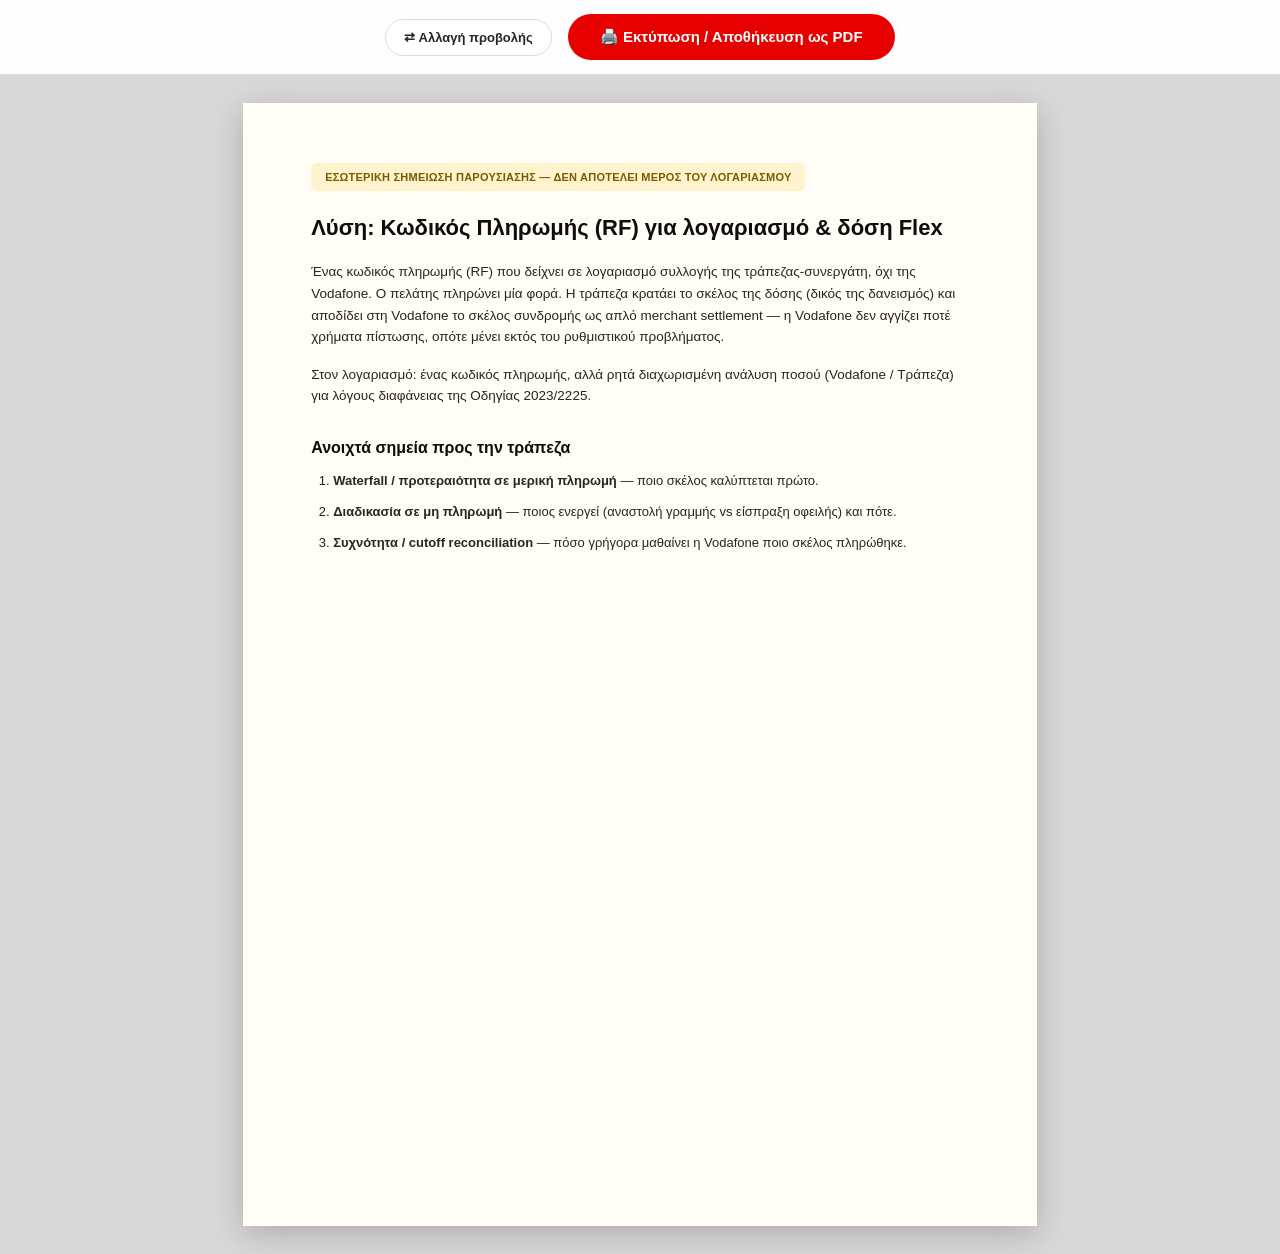
<file: print.html>
<!DOCTYPE html>
<html lang="el">
<head>
<meta charset="UTF-8">
<meta name="viewport" content="width=device-width, initial-scale=1.0">
<title>Λύση RF — Σημειώσεις (Demo)</title>
<link rel="stylesheet" href="styles.css">
</head>
<body class="print-body">

  <div class="print-toolbar no-print">
    <a href="index.html" class="view-switch-btn view-switch-btn--static">⇄ Αλλαγή προβολής</a>
    <button type="button" class="btn btn--primary" id="print-btn">🖨️ Εκτύπωση / Αποθήκευση ως PDF</button>
  </div>

  <div class="bill-page notes-page">

    <div class="notes-banner">Εσωτερική σημείωση παρουσίασης — δεν αποτελεί μέρος του λογαριασμού</div>

    <h1 class="notes-title">Λύση: Κωδικός Πληρωμής (RF) για λογαριασμό &amp; δόση Flex</h1>

    <p class="notes-lead">
      Ένας κωδικός πληρωμής (RF) που δείχνει σε λογαριασμό συλλογής της τράπεζας-συνεργάτη, όχι της Vodafone.
      Ο πελάτης πληρώνει μία φορά. Η τράπεζα κρατάει το σκέλος της δόσης (δικός της δανεισμός) και αποδίδει
      στη Vodafone το σκέλος συνδρομής ως απλό merchant settlement — η Vodafone δεν αγγίζει ποτέ χρήματα
      πίστωσης, οπότε μένει εκτός του ρυθμιστικού προβλήματος.
    </p>
    <p class="notes-lead">
      Στον λογαριασμό: ένας κωδικός πληρωμής, αλλά ρητά διαχωρισμένη ανάλυση ποσού
      (Vodafone / Τράπεζα) για λόγους διαφάνειας της Οδηγίας 2023/2225.
    </p>

    <h2 class="notes-subtitle">Ανοιχτά σημεία προς την τράπεζα</h2>
    <ol class="notes-points">
      <li><strong>Waterfall / προτεραιότητα σε μερική πληρωμή</strong> — ποιο σκέλος καλύπτεται πρώτο.</li>
      <li><strong>Διαδικασία σε μη πληρωμή</strong> — ποιος ενεργεί (αναστολή γραμμής vs είσπραξη οφειλής) και πότε.</li>
      <li><strong>Συχνότητα / cutoff reconciliation</strong> — πόσο γρήγορα μαθαίνει η Vodafone ποιο σκέλος πληρώθηκε.</li>
    </ol>

  </div>

  <script src="print.js"></script>
</body>
</html>
</file>
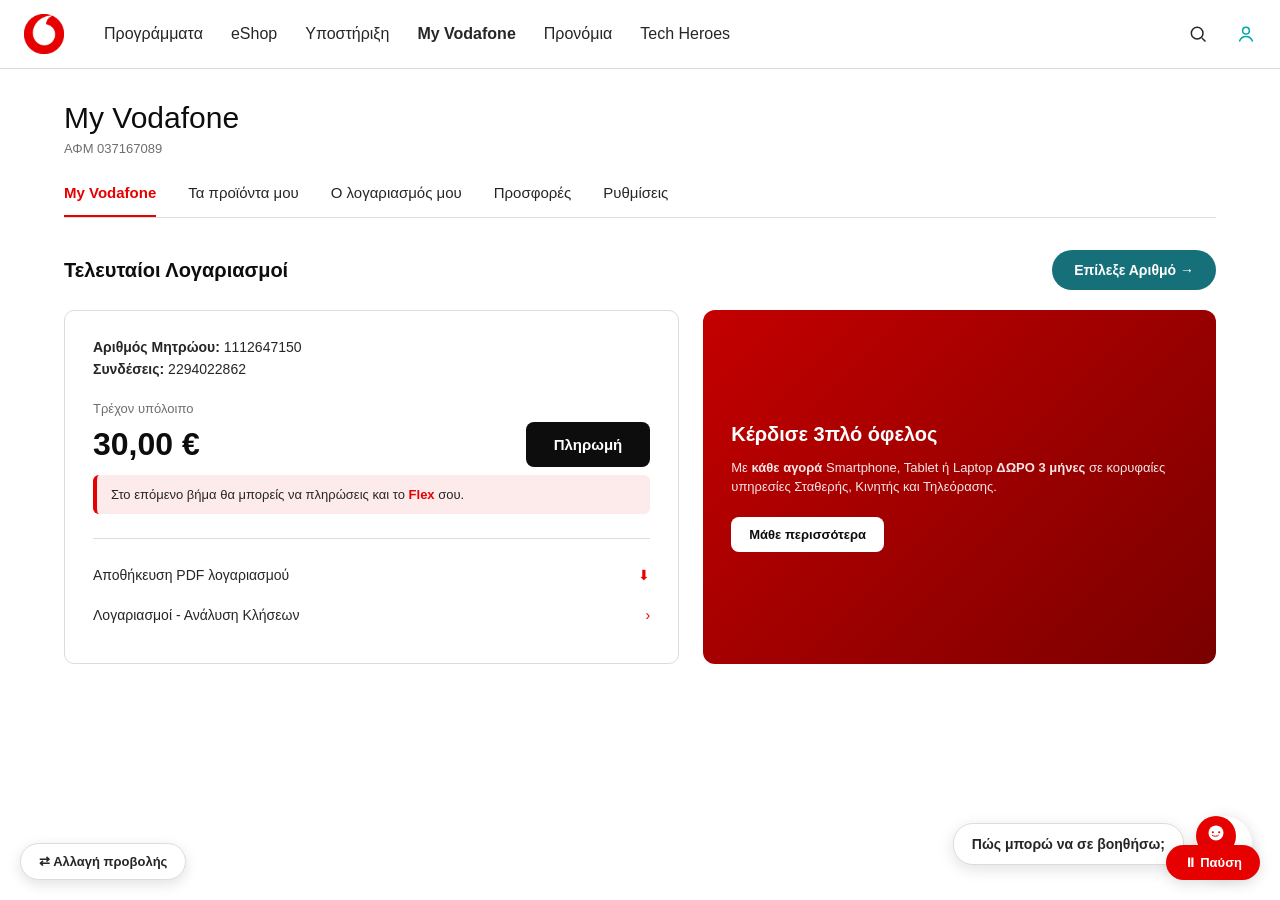
<file: web-login.html>
<!DOCTYPE html>
<html lang="el">
<head>
<meta charset="UTF-8">
<meta name="viewport" content="width=device-width, initial-scale=1.0">
<title>My Vodafone – Λογαριασμός (Demo)</title>
<link rel="stylesheet" href="styles.css">
</head>
<body>

  <!-- Main header -->
  <header class="header">
    <a href="#" class="header__logo" aria-label="Vodafone">
      <img src="vodafone-logo.png" width="40" height="40" alt="">
    </a>
    <nav class="header__nav">
      <a href="#">Προγράμματα</a>
      <a href="#">eShop</a>
      <a href="#">Υποστήριξη</a>
      <a href="#" class="active">My Vodafone</a>
      <a href="#">Προνόμια</a>
      <a href="#">Tech Heroes</a>
    </nav>
    <div class="header__actions">
      <button class="icon-btn" aria-label="Αναζήτηση">
        <svg viewBox="0 0 24 24" width="20" height="20" fill="none" stroke="currentColor" stroke-width="1.8"><circle cx="11" cy="11" r="7"/><path d="M21 21l-4.3-4.3"/></svg>
      </button>
      <a href="#" class="header__login" aria-label="Λογαριασμός — συνδεδεμένος">
        <svg viewBox="0 0 24 24" width="20" height="20" fill="none" stroke="#00A6A6" stroke-width="1.8"><circle cx="12" cy="8" r="4"/><path d="M4 21c1.6-4 5-6 8-6s6.4 2 8 6"/></svg>
      </a>
    </div>
  </header>

  <main class="myvf-page">

    <div class="myvf-header">
      <h1>My Vodafone</h1>
      <p class="myvf-header__afm">ΑΦΜ <span id="myvf-afm">037167089</span></p>
    </div>

    <nav class="myvf-tabs">
      <a href="#" class="myvf-tab myvf-tab--active">My Vodafone</a>
      <a href="#" class="myvf-tab">Τα προϊόντα μου</a>
      <a href="#" class="myvf-tab">Ο λογαριασμός μου</a>
      <a href="#" class="myvf-tab">Προσφορές</a>
      <a href="#" class="myvf-tab">Ρυθμίσεις</a>
    </nav>

    <div class="myvf-section-head">
      <h2>Τελευταίοι Λογαριασμοί</h2>
      <button type="button" class="myvf-select-btn">Επίλεξε Αριθμό <span aria-hidden="true">→</span></button>
    </div>

    <div class="myvf-grid">
      <div class="card myvf-bill-card">
        <p class="myvf-bill-card__row"><strong>Αριθμός Μητρώου:</strong> <span id="myvf-registry">1112647150</span></p>
        <p class="myvf-bill-card__row"><strong>Συνδέσεις:</strong> <span id="myvf-phone">2294022862</span></p>

        <p class="myvf-balance-label">Τρέχον υπόλοιπο</p>
        <div class="myvf-balance-row">
          <strong class="myvf-balance-amount" id="myvf-balance">30,00 €</strong>
          <button type="button" class="myvf-pay-btn" id="myvf-pay-btn">Πληρωμή</button>
        </div>
        <div class="myvf-flex-banner">
          <p>Στο επόμενο βήμα θα μπορείς να πληρώσεις και το <strong class="myvf-flex-banner__brand">Flex</strong> σου.</p>
        </div>

        <div class="myvf-links">
          <a href="#" class="myvf-link">Αποθήκευση PDF λογαριασμού <span class="myvf-link__icon" aria-hidden="true">⬇</span></a>
          <a href="#" class="myvf-link">Λογαριασμοί - Ανάλυση Κλήσεων <span class="myvf-link__icon" aria-hidden="true">›</span></a>
        </div>
      </div>

      <div class="myvf-promo-card">
        <h3>Κέρδισε 3πλό όφελος</h3>
        <p>Με <strong>κάθε αγορά</strong> Smartphone, Tablet ή Laptop <strong>ΔΩΡΟ 3 μήνες</strong> σε κορυφαίες υπηρεσίες Σταθερής, Κινητής και Τηλεόρασης.</p>
        <button type="button" class="myvf-promo-btn">Μάθε περισσότερα</button>
      </div>
    </div>

  </main>

  <!-- Floating chat widget -->
  <div class="chat-widget">
    <div class="chat-widget__tooltip">Πώς μπορώ να σε βοηθήσω;</div>
    <button class="chat-widget__bubble" aria-label="Άνοιγμα chat">
      <svg viewBox="0 0 64 64" width="40" height="40">
        <circle cx="32" cy="32" r="32" fill="#E60000"/>
        <circle cx="32" cy="27" r="12" fill="#fff"/>
        <circle cx="27" cy="26" r="1.6" fill="#E60000"/>
        <circle cx="37" cy="26" r="1.6" fill="#E60000"/>
        <path d="M26 31c1.8 2 8.2 2 10 0" stroke="#E60000" stroke-width="1.6" fill="none" stroke-linecap="round"/>
      </svg>
    </button>
  </div>

  <!-- Scenario 2: standard Vodafone payment modal -->
  <div class="modal-overlay" id="standard-modal" aria-hidden="true">
    <div class="modal-panel" role="dialog" aria-modal="true" aria-labelledby="standard-modal-title">
      <button class="modal-close" data-close-modal aria-label="Κλείσιμο">
        <svg viewBox="0 0 24 24" width="16" height="16" fill="none" stroke="#262626" stroke-width="1.8"><path d="M5 5l14 14M19 5L5 19"/></svg>
      </button>

      <h2 id="standard-modal-title" class="modal-title">Πληρωμή λογαριασμού</h2>

      <label class="modal-label" for="amount-input">Συμπλήρωσε το ποσό πληρωμής</label>
      <div class="modal-input-wrap">
        <input type="text" id="amount-input" class="modal-input" placeholder="Ποσό πληρωμής" inputmode="decimal">
        <button type="button" class="modal-input-clear" id="amount-clear" aria-label="Καθαρισμός" hidden>
          <svg viewBox="0 0 24 24" width="14" height="14" fill="none" stroke="#6e6e6e" stroke-width="2"><path d="M5 5l14 14M19 5L5 19"/></svg>
        </button>
      </div>
      <p class="modal-hint">Συμπλήρωσε το συνολικό οφειλόμενο ποσό ή μέρος αυτού.</p>

      <div class="modal-warning" id="standard-modal-warning" hidden>
        <div class="modal-warning__icon">
          <svg viewBox="0 0 24 24" width="18" height="18" fill="none" stroke="#fff" stroke-width="2"><path d="M12 3.5L2 20.5h20L12 3.5z"/><path d="M12 10v4.5"/><circle cx="12" cy="17.3" r="0.9" fill="#fff" stroke="none"/></svg>
        </div>
        <p>Η εμφάνιση του υπολοίπου για το συγκεκριμένο μητρώο δεν είναι δυνατή.</p>
      </div>

      <label class="modal-label modal-label--spaced">Επίλεξε τρόπο πληρωμής</label>
      <button type="button" class="modal-select" id="standard-modal-select">
        <span class="modal-select__left">
          <svg viewBox="0 0 32 22" width="30" height="20"><rect x="1" y="1" width="30" height="20" rx="3" fill="#e8e8e8" stroke="#b5b5b5"/><rect x="1" y="6" width="30" height="4" fill="#8a8a8a"/><rect x="4" y="14" width="10" height="2.4" fill="#b5b5b5"/></svg>
          Χρεωστική/ πιστωτική κάρτα
        </span>
        <svg viewBox="0 0 24 24" width="16" height="16" fill="none" stroke="#262626" stroke-width="1.8"><path d="M6 9l6 6 6-6"/></svg>
      </button>

      <button id="standard-modal-continue" class="btn btn--primary btn--modal" disabled>Συνέχεια</button>
    </div>
  </div>

  <!-- Scenario 1: Flex installments via Snappi Bank -->
  <div class="modal-overlay" id="flex-modal" aria-hidden="true">
    <div class="modal-panel modal-panel--flex" role="dialog" aria-modal="true" aria-labelledby="flex-modal-title">
      <button class="modal-close" data-close-modal aria-label="Κλείσιμο">
        <svg viewBox="0 0 24 24" width="16" height="16" fill="none" stroke="#262626" stroke-width="1.8"><path d="M5 5l14 14M19 5L5 19"/></svg>
      </button>

      <div class="flex-brandbar">
        <img src="vodafone-logo.png" width="26" height="26" alt="">
        <span class="flex-brandbar__x">×</span>
        <span class="flex-brandbar__snappi">snappi</span>
      </div>

      <h2 id="flex-modal-title" class="modal-title modal-title--flex">Πληρωμή λογαριασμού &amp; δόσης Vodafone Flex</h2>
      <p class="flex-sub">Πλήρωσε τον λογαριασμό της κινητής ή σταθερής σου σύνδεσης, καθώς και τη δόση σου από το πρόγραμμα <strong>Vodafone Flex</strong>, μέσω <strong>Snappi Bank</strong> σε συνεργασία με τη Vodafone.</p>

      <div class="info-bubble-wrap">
        <button type="button" class="info-bubble-trigger" data-info-trigger>
          <svg viewBox="0 0 24 24" width="15" height="15" fill="none" stroke="currentColor" stroke-width="1.6"><circle cx="12" cy="12" r="9.5"/><circle cx="12" cy="8" r="0.8" fill="currentColor" stroke="none"/><path d="M12 11.5v5.2"/></svg>
          Πώς λειτουργεί αυτό το σενάριο;
        </button>
        <div class="info-bubble" data-info-bubble>
          Πρακτικά, γίνεται backend έλεγχος στο <strong>Siebel</strong> ότι υπάρχουν ενεργές δόσεις Flex, και μας φέρνει το iframe για πληρωμή σε περιβάλλον της Snappi.
        </div>
      </div>

      <div class="flex-frame">
        <div class="flex-frame__chrome">
          <svg viewBox="0 0 24 24" width="13" height="13" fill="none" stroke="#4a4a4a" stroke-width="2"><rect x="5" y="10" width="14" height="9" rx="1.5"/><path d="M8 10V7a4 4 0 0 1 8 0v3"/></svg>
          Ασφαλής σύνδεση · snappibank.com
        </div>
        <div class="flex-frame__body">

          <!-- Step: amounts (prefilled — logged-in session, no SMS needed) -->
          <div class="flex-step" data-step="amounts">
            <label class="modal-label" for="flex-bill-input">Ποσό λογαριασμού</label>
            <input type="text" id="flex-bill-input" class="modal-input" readonly>

            <label class="modal-label modal-label--spaced" for="flex-installment-input">Ποσό δόσης Flex <span class="installment-badge" data-installment-badge></span></label>
            <input type="text" id="flex-installment-input" class="modal-input" readonly>
            <p class="modal-hint">Τα ποσά αντλήθηκαν αυτόματα από τον λογαριασμό σου.</p>

            <button type="button" id="flex-amounts-continue" class="btn btn--flex">Συνέχεια</button>
            <button type="button" class="flex-step__back" id="flex-amounts-back">‹ Πίσω</button>
          </div>

          <!-- Step: payment method -->
          <div class="flex-step" data-step="payment" hidden>
            <p class="flex-step__summary" id="flex-payment-summary">Πληρωμή ποσού: 0,00 €</p>

            <div class="flex-method-options">
              <label class="flex-method-card">
                <input type="radio" name="flex-payment-method" value="card" checked>
                <span class="flex-method-card__radio"></span>
                <svg viewBox="0 0 32 22" width="30" height="20"><rect x="1" y="1" width="30" height="20" rx="3" fill="#e8e8e8" stroke="#b5b5b5"/><rect x="1" y="6" width="30" height="4" fill="#8a8a8a"/></svg>
                Πληρωμή με κάρτα
              </label>
              <label class="flex-method-card">
                <input type="radio" name="flex-payment-method" value="wallet">
                <span class="flex-method-card__radio"></span>
                <svg viewBox="0 0 24 24" width="22" height="22" fill="none" stroke="#262626" stroke-width="1.6"><rect x="3" y="6" width="18" height="13" rx="2"/><path d="M3 10h18"/><circle cx="16" cy="14.5" r="1.4" fill="#262626" stroke="none"/></svg>
                Πληρωμή με Google Pay / Apple Pay
              </label>
            </div>

            <div class="flex-card-fields" id="flex-card-fields">
              <input type="text" id="flex-card-number" class="modal-input flex-card-input" placeholder="Αριθμός κάρτας">
              <div class="flex-card-row">
                <input type="text" id="flex-card-expiry" class="modal-input" placeholder="ΜΜ/ΕΕ">
                <input type="text" id="flex-card-cvv" class="modal-input" placeholder="CVV">
              </div>
            </div>

            <div class="flex-wallet-note" id="flex-wallet-note" hidden>
              Θα σου ζητηθεί επιβεβαίωση από τη συσκευή σου.
            </div>

            <button id="flex-modal-continue" class="btn btn--flex">Ολοκλήρωση πληρωμής</button>
            <p class="flex-frame__footer">Τα δεδομένα της κάρτας σου δεν αποθηκεύονται από τη Vodafone.</p>
            <p class="flex-frame__footer">Η σελίδα πληρωμής είναι hosted από τον acquirer <strong>epay</strong>.</p>
            <button type="button" class="flex-step__back" id="flex-payment-back">‹ Πίσω</button>
          </div>

          <!-- Step: success -->
          <div class="flex-step" data-step="success" hidden>
            <div class="flex-success">
              <div class="flex-success__icon">✓</div>
              <p class="flex-success__title">Η πληρωμή ολοκληρώθηκε</p>
              <p class="flex-success__desc" id="flex-success-desc">Ο λογαριασμός και η δόση σου πληρώθηκαν μέσω Snappi Bank.</p>
            </div>
            <button type="button" id="flex-success-close" class="btn btn--flex">Κλείσιμο</button>
          </div>

        </div>
      </div>

      <p class="flex-powered-footer">🔒 Powered by snappibank.com</p>
    </div>
  </div>

  <a href="index.html" class="view-switch-btn">⇄ Αλλαγή προβολής</a>

  <div class="auto-cursor" id="auto-cursor"></div>
  <div class="auto-controls">
    <button type="button" id="auto-play-btn" class="primary">⏸ Παύση</button>
  </div>

  <script src="web-login.js"></script>
  <script src="web-login-auto.js"></script>
</body>
</html>
</file>
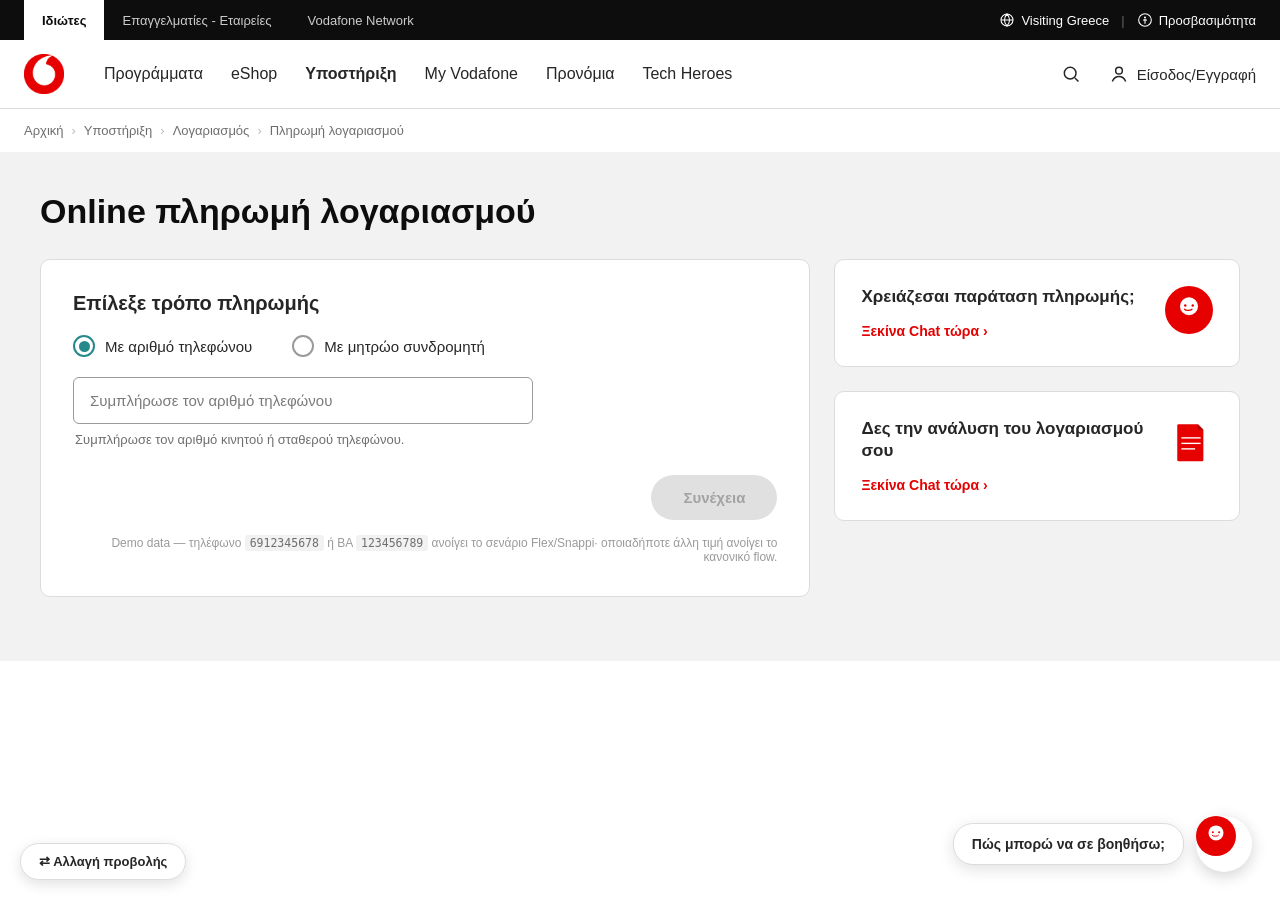
<file: web.html>
<!DOCTYPE html>
<html lang="el">
<head>
<meta charset="UTF-8">
<meta name="viewport" content="width=device-width, initial-scale=1.0">
<title>Online πληρωμή λογαριασμού – Vodafone (Demo)</title>
<link rel="stylesheet" href="styles.css">
</head>
<body>

  <!-- Top utility bar -->
  <div class="topbar">
    <nav class="topbar__tabs">
      <a href="#" class="topbar__tab topbar__tab--active">Ιδιώτες</a>
      <a href="#" class="topbar__tab">Επαγγελματίες - Εταιρείες</a>
      <a href="#" class="topbar__tab">Vodafone Network</a>
    </nav>
    <div class="topbar__right">
      <a href="#" class="topbar__link">
        <svg viewBox="0 0 24 24" width="16" height="16" fill="none" stroke="currentColor" stroke-width="1.6"><circle cx="12" cy="12" r="9"/><path d="M3 12h18M12 3c2.5 2.5 3.8 5.7 3.8 9s-1.3 6.5-3.8 9c-2.5-2.5-3.8-5.7-3.8-9S9.5 5.5 12 3z"/></svg>
        Visiting Greece
      </a>
      <span class="topbar__divider">|</span>
      <a href="#" class="topbar__link">
        <svg viewBox="0 0 24 24" width="16" height="16" fill="none" stroke="currentColor" stroke-width="1.6"><circle cx="12" cy="12" r="9.5"/><circle cx="12" cy="8.2" r="1.6" fill="currentColor" stroke="none"/><path d="M12 11.5v6M9.2 12.5l2.8-1 2.8 1"/></svg>
        Προσβασιμότητα
      </a>
    </div>
  </div>

  <!-- Main header -->
  <header class="header">
    <a href="#" class="header__logo" aria-label="Vodafone">
      <img src="vodafone-logo.png" width="40" height="40" alt="">
    </a>
    <nav class="header__nav">
      <a href="#">Προγράμματα</a>
      <a href="#">eShop</a>
      <a href="#" class="active">Υποστήριξη</a>
      <a href="#">My Vodafone</a>
      <a href="#">Προνόμια</a>
      <a href="#">Tech Heroes</a>
    </nav>
    <div class="header__actions">
      <button class="icon-btn" aria-label="Αναζήτηση">
        <svg viewBox="0 0 24 24" width="20" height="20" fill="none" stroke="currentColor" stroke-width="1.8"><circle cx="11" cy="11" r="7"/><path d="M21 21l-4.3-4.3"/></svg>
      </button>
      <a href="#" class="header__login">
        <svg viewBox="0 0 24 24" width="20" height="20" fill="none" stroke="currentColor" stroke-width="1.8"><circle cx="12" cy="8" r="4"/><path d="M4 21c1.6-4 5-6 8-6s6.4 2 8 6"/></svg>
        Είσοδος/Εγγραφή
      </a>
    </div>
  </header>

  <!-- Breadcrumb -->
  <div class="breadcrumb">
    <a href="#">Αρχική</a>
    <span class="breadcrumb__sep">›</span>
    <a href="#">Υποστήριξη</a>
    <span class="breadcrumb__sep">›</span>
    <a href="#">Λογαριασμός</a>
    <span class="breadcrumb__sep">›</span>
    <span class="breadcrumb__current">Πληρωμή λογαριασμού</span>
  </div>

  <!-- Page content -->
  <main class="page">
    <h1 class="page__title">Online πληρωμή λογαριασμού</h1>

    <div class="layout">

      <!-- Payment card -->
      <section class="card payment-card">
        <h2 class="payment-card__heading">Επίλεξε τρόπο πληρωμής</h2>

        <div class="radio-group" role="radiogroup" aria-label="Τρόπος πληρωμής">
          <label class="radio">
            <input type="radio" name="payment-method" id="method-phone" checked>
            <span class="radio__dot"></span>
            Με αριθμό τηλεφώνου
          </label>
          <label class="radio">
            <input type="radio" name="payment-method" id="method-subscriber">
            <span class="radio__dot"></span>
            Με μητρώο συνδρομητή
          </label>
        </div>

        <div class="field">
          <input type="text" id="phone-input" class="field__input" placeholder="Συμπλήρωσε τον αριθμό τηλεφώνου" inputmode="tel">
          <p class="field__hint">Συμπλήρωσε τον αριθμό κινητού ή σταθερού τηλεφώνου.</p>
        </div>

        <div class="payment-card__footer">
          <button id="continue-btn" class="btn btn--primary" disabled>Συνέχεια</button>
        </div>

        <p class="demo-note">
          Demo data — τηλέφωνο <code>6912345678</code> ή ΒΑ <code>123456789</code> ανοίγει το σενάριο Flex/Snappi· οποιαδήποτε άλλη τιμή ανοίγει το κανονικό flow.
        </p>
      </section>

      <!-- Side cards -->
      <aside class="side-cards">
        <div class="card side-card">
          <div class="side-card__body">
            <h3>Χρειάζεσαι παράταση πληρωμής;</h3>
            <a href="#" class="side-card__link">Ξεκίνα Chat τώρα <span aria-hidden="true">›</span></a>
          </div>
          <div class="side-card__icon">
            <svg viewBox="0 0 64 64" width="48" height="48">
              <circle cx="32" cy="32" r="32" fill="#E60000"/>
              <circle cx="32" cy="27" r="12" fill="#fff"/>
              <circle cx="27" cy="26" r="1.6" fill="#E60000"/>
              <circle cx="37" cy="26" r="1.6" fill="#E60000"/>
              <path d="M26 31c1.8 2 8.2 2 10 0" stroke="#E60000" stroke-width="1.6" fill="none" stroke-linecap="round"/>
            </svg>
          </div>
        </div>

        <div class="card side-card">
          <div class="side-card__body">
            <h3>Δες την ανάλυση του λογαριασμού σου</h3>
            <a href="#" class="side-card__link">Ξεκίνα Chat τώρα <span aria-hidden="true">›</span></a>
          </div>
          <div class="side-card__icon">
            <svg viewBox="0 0 64 64" width="44" height="48">
              <path d="M14 6h28l8 8v44a2 2 0 0 1-2 2H14a2 2 0 0 1-2-2V8a2 2 0 0 1 2-2z" fill="#E60000"/>
              <path d="M42 6v8h8z" fill="#B30000"/>
              <line x1="18" y1="26" x2="46" y2="26" stroke="#fff" stroke-width="2"/>
              <line x1="18" y1="34" x2="46" y2="34" stroke="#fff" stroke-width="2"/>
              <line x1="18" y1="42" x2="38" y2="42" stroke="#fff" stroke-width="2"/>
            </svg>
          </div>
        </div>
      </aside>

    </div>
  </main>

  <!-- Floating chat widget -->
  <div class="chat-widget">
    <div class="chat-widget__tooltip">Πώς μπορώ να σε βοηθήσω;</div>
    <button class="chat-widget__bubble" aria-label="Άνοιγμα chat">
      <svg viewBox="0 0 64 64" width="40" height="40">
        <circle cx="32" cy="32" r="32" fill="#E60000"/>
        <circle cx="32" cy="27" r="12" fill="#fff"/>
        <circle cx="27" cy="26" r="1.6" fill="#E60000"/>
        <circle cx="37" cy="26" r="1.6" fill="#E60000"/>
        <path d="M26 31c1.8 2 8.2 2 10 0" stroke="#E60000" stroke-width="1.6" fill="none" stroke-linecap="round"/>
      </svg>
    </button>
  </div>

  <!-- Backend-check loading overlay -->
  <div class="loading-overlay" id="loading-overlay">
    <div class="loading-card">
      <div class="loading-spinner"></div>
      <p>Έλεγχος λογαριασμού…</p>
    </div>
  </div>

  <!-- Scenario 2: standard Vodafone payment modal -->
  <div class="modal-overlay" id="standard-modal" aria-hidden="true">
    <div class="modal-panel" role="dialog" aria-modal="true" aria-labelledby="standard-modal-title">
      <button class="modal-close" data-close-modal aria-label="Κλείσιμο">
        <svg viewBox="0 0 24 24" width="16" height="16" fill="none" stroke="#262626" stroke-width="1.8"><path d="M5 5l14 14M19 5L5 19"/></svg>
      </button>

      <h2 id="standard-modal-title" class="modal-title">Πληρωμή λογαριασμού</h2>

      <label class="modal-label" for="amount-input">Συμπλήρωσε το ποσό πληρωμής</label>
      <div class="modal-input-wrap">
        <input type="text" id="amount-input" class="modal-input" placeholder="Ποσό πληρωμής" inputmode="decimal">
        <button type="button" class="modal-input-clear" id="amount-clear" aria-label="Καθαρισμός" hidden>
          <svg viewBox="0 0 24 24" width="14" height="14" fill="none" stroke="#6e6e6e" stroke-width="2"><path d="M5 5l14 14M19 5L5 19"/></svg>
        </button>
      </div>
      <p class="modal-hint">Συμπλήρωσε το συνολικό οφειλόμενο ποσό ή μέρος αυτού.</p>

      <div class="modal-warning" id="standard-modal-warning" hidden>
        <div class="modal-warning__icon">
          <svg viewBox="0 0 24 24" width="18" height="18" fill="none" stroke="#fff" stroke-width="2"><path d="M12 3.5L2 20.5h20L12 3.5z"/><path d="M12 10v4.5"/><circle cx="12" cy="17.3" r="0.9" fill="#fff" stroke="none"/></svg>
        </div>
        <p>Η εμφάνιση του υπολοίπου για το συγκεκριμένο μητρώο δεν είναι δυνατή.</p>
      </div>

      <label class="modal-label modal-label--spaced">Επίλεξε τρόπο πληρωμής</label>
      <button type="button" class="modal-select" id="standard-modal-select">
        <span class="modal-select__left">
          <svg viewBox="0 0 32 22" width="30" height="20"><rect x="1" y="1" width="30" height="20" rx="3" fill="#e8e8e8" stroke="#b5b5b5"/><rect x="1" y="6" width="30" height="4" fill="#8a8a8a"/><rect x="4" y="14" width="10" height="2.4" fill="#b5b5b5"/></svg>
          Χρεωστική/ πιστωτική κάρτα
        </span>
        <svg viewBox="0 0 24 24" width="16" height="16" fill="none" stroke="#262626" stroke-width="1.8"><path d="M6 9l6 6 6-6"/></svg>
      </button>

      <button id="standard-modal-continue" class="btn btn--primary btn--modal" disabled>Συνέχεια</button>
    </div>
  </div>

  <!-- Scenario 1: Flex installments via Snappi Bank -->
  <div class="modal-overlay" id="flex-modal" aria-hidden="true">
    <div class="modal-panel modal-panel--flex" role="dialog" aria-modal="true" aria-labelledby="flex-modal-title">
      <button class="modal-close" data-close-modal aria-label="Κλείσιμο">
        <svg viewBox="0 0 24 24" width="16" height="16" fill="none" stroke="#262626" stroke-width="1.8"><path d="M5 5l14 14M19 5L5 19"/></svg>
      </button>

      <div class="flex-brandbar">
        <img src="vodafone-logo.png" width="26" height="26" alt="">
        <span class="flex-brandbar__x">×</span>
        <span class="flex-brandbar__snappi">snappi</span>
      </div>

      <h2 id="flex-modal-title" class="modal-title modal-title--flex">Πληρωμή λογαριασμού &amp; δόσης Vodafone Flex</h2>
      <p class="flex-sub">Πλήρωσε τον λογαριασμό της κινητής ή σταθερής σου σύνδεσης, καθώς και τη δόση σου από το πρόγραμμα <strong>Vodafone Flex</strong>, μέσω <strong>Snappi Bank</strong> σε συνεργασία με τη Vodafone.</p>

      <div class="info-bubble-wrap">
        <button type="button" class="info-bubble-trigger" data-info-trigger>
          <svg viewBox="0 0 24 24" width="15" height="15" fill="none" stroke="currentColor" stroke-width="1.6"><circle cx="12" cy="12" r="9.5"/><circle cx="12" cy="8" r="0.8" fill="currentColor" stroke="none"/><path d="M12 11.5v5.2"/></svg>
          Πώς λειτουργεί αυτό το σενάριο;
        </button>
        <div class="info-bubble" data-info-bubble>
          Πρακτικά, γίνεται backend έλεγχος στο <strong>Siebel</strong> ότι υπάρχουν ενεργές δόσεις Flex, και μας φέρνει το iframe για πληρωμή σε περιβάλλον της Snappi.
        </div>
      </div>

      <div class="flex-frame">
        <div class="flex-frame__chrome">
          <svg viewBox="0 0 24 24" width="13" height="13" fill="none" stroke="#4a4a4a" stroke-width="2"><rect x="5" y="10" width="14" height="9" rx="1.5"/><path d="M8 10V7a4 4 0 0 1 8 0v3"/></svg>
          Ασφαλής σύνδεση · snappibank.com
        </div>
        <div class="flex-frame__body">

          <!-- Step: amounts -->
          <div class="flex-step" data-step="amounts">
            <label class="modal-label" for="flex-amount-input">Ποσό πληρωμής</label>
            <input type="text" id="flex-amount-input" class="modal-input" placeholder="Ποσό πληρωμής" inputmode="decimal">
            <p class="modal-hint" id="flex-amount-hint">Το ποσό περιλαμβάνει τον λογαριασμό σου <strong>και</strong> τη δόση σου από το Vodafone Flex, μαζί.</p>

            <button type="button" class="flex-learn-link" id="flex-learn-link">
              Μάθε το ποσό οφειλής &amp; δόσης σου
              <svg viewBox="0 0 24 24" width="15" height="15" fill="none" stroke="currentColor" stroke-width="1.6"><circle cx="12" cy="12" r="9.5"/><circle cx="12" cy="8" r="0.8" fill="currentColor" stroke="none"/><path d="M12 11.5v5.2"/></svg>
            </button>

            <button type="button" id="flex-amounts-continue" class="btn btn--flex" disabled>Συνέχεια</button>
            <button type="button" class="flex-step__back" id="flex-amounts-back">‹ Πίσω</button>
          </div>

          <!-- Step: SMS prompt — one code pulls both amounts -->
          <div class="flex-step" data-step="sms-prompt" hidden>
            <h3 class="flex-step__title" id="flex-sms-title">Υπόλοιπο λογαριασμού &amp; δόσης</h3>
            <p class="flex-step__text" id="flex-sms-text">Θα χρειαστεί να συμπληρώσεις τον κωδικό μιας χρήσης που θα σου στείλουμε με SMS στο κινητό που έχεις εισάγει ή στην περίπτωση σταθερού στο κινητό επικοινωνίας σου.</p>
            <button type="button" class="btn btn--flex" id="flex-send-otp">Αποστολή κωδικού</button>
            <button type="button" class="btn btn--flex-outline" id="flex-skip-otp">Όχι, ευχαριστώ</button>
            <button type="button" class="flex-step__back" id="flex-sms-back">‹ Πίσω</button>
          </div>

          <!-- Step: OTP confirmation -->
          <div class="flex-step" data-step="otp" hidden>
            <label class="modal-label" for="flex-otp-input">Κωδικός μιας χρήσης</label>
            <input type="text" id="flex-otp-input" class="modal-input" placeholder="Συμπλήρωσε τον κωδικό" inputmode="numeric">
            <p class="modal-hint">Στάλθηκε κωδικός με SMS στο κινητό σου.</p>
            <button type="button" class="btn btn--flex" id="flex-confirm-otp" disabled>Επιβεβαίωση</button>
            <button type="button" class="flex-step__back" id="flex-otp-back">‹ Πίσω</button>
          </div>

          <!-- Step: payment method -->
          <div class="flex-step" data-step="payment" hidden>
            <p class="flex-step__summary" id="flex-payment-summary">Πληρωμή ποσού: 0,00 €</p>

            <div class="flex-method-options">
              <label class="flex-method-card">
                <input type="radio" name="flex-payment-method" value="card" checked>
                <span class="flex-method-card__radio"></span>
                <svg viewBox="0 0 32 22" width="30" height="20"><rect x="1" y="1" width="30" height="20" rx="3" fill="#e8e8e8" stroke="#b5b5b5"/><rect x="1" y="6" width="30" height="4" fill="#8a8a8a"/></svg>
                Πληρωμή με κάρτα
              </label>
              <label class="flex-method-card">
                <input type="radio" name="flex-payment-method" value="wallet">
                <span class="flex-method-card__radio"></span>
                <svg viewBox="0 0 24 24" width="22" height="22" fill="none" stroke="#262626" stroke-width="1.6"><rect x="3" y="6" width="18" height="13" rx="2"/><path d="M3 10h18"/><circle cx="16" cy="14.5" r="1.4" fill="#262626" stroke="none"/></svg>
                Πληρωμή με Google Pay / Apple Pay
              </label>
            </div>

            <div class="flex-card-fields" id="flex-card-fields">
              <input type="text" class="modal-input flex-card-input" placeholder="Αριθμός κάρτας">
              <div class="flex-card-row">
                <input type="text" class="modal-input" placeholder="ΜΜ/ΕΕ">
                <input type="text" class="modal-input" placeholder="CVV">
              </div>
            </div>

            <div class="flex-wallet-note" id="flex-wallet-note" hidden>
              Θα σου ζητηθεί επιβεβαίωση από τη συσκευή σου.
            </div>

            <button id="flex-modal-continue" class="btn btn--flex">Ολοκλήρωση πληρωμής</button>
            <p class="flex-frame__footer">Τα δεδομένα της κάρτας σου δεν αποθηκεύονται από τη Vodafone.</p>
            <button type="button" class="flex-step__back" id="flex-payment-back">‹ Πίσω</button>
          </div>

        </div>
      </div>

      <p class="flex-powered-footer">🔒 Powered by snappibank.com</p>
    </div>
  </div>

  <a href="index.html" class="view-switch-btn">⇄ Αλλαγή προβολής</a>

  <script src="web.js"></script>
</body>
</html>
</file>
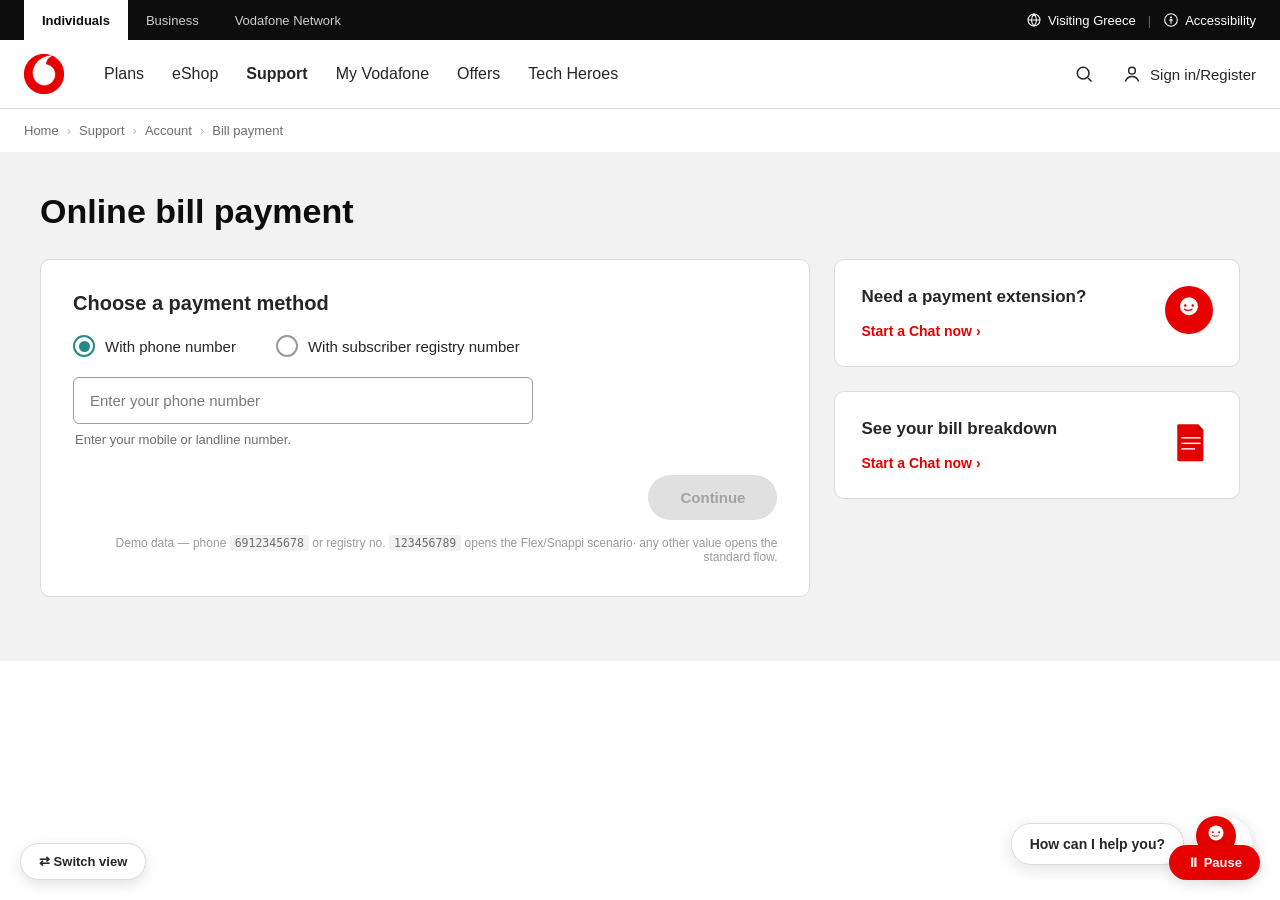
<file: web2-en.html>
<!DOCTYPE html>
<html lang="en">
<head>
<meta charset="UTF-8">
<meta name="viewport" content="width=device-width, initial-scale=1.0">
<title>Online bill payment (2 separate payments) – Vodafone (Demo)</title>
<link rel="stylesheet" href="styles.css">
</head>
<body>

  <!-- Top utility bar -->
  <div class="topbar">
    <nav class="topbar__tabs">
      <a href="#" class="topbar__tab topbar__tab--active">Individuals</a>
      <a href="#" class="topbar__tab">Business</a>
      <a href="#" class="topbar__tab">Vodafone Network</a>
    </nav>
    <div class="topbar__right">
      <a href="#" class="topbar__link">
        <svg viewBox="0 0 24 24" width="16" height="16" fill="none" stroke="currentColor" stroke-width="1.6"><circle cx="12" cy="12" r="9"/><path d="M3 12h18M12 3c2.5 2.5 3.8 5.7 3.8 9s-1.3 6.5-3.8 9c-2.5-2.5-3.8-5.7-3.8-9S9.5 5.5 12 3z"/></svg>
        Visiting Greece
      </a>
      <span class="topbar__divider">|</span>
      <a href="#" class="topbar__link">
        <svg viewBox="0 0 24 24" width="16" height="16" fill="none" stroke="currentColor" stroke-width="1.6"><circle cx="12" cy="12" r="9.5"/><circle cx="12" cy="8.2" r="1.6" fill="currentColor" stroke="none"/><path d="M12 11.5v6M9.2 12.5l2.8-1 2.8 1"/></svg>
        Accessibility
      </a>
    </div>
  </div>

  <!-- Main header -->
  <header class="header">
    <a href="#" class="header__logo" aria-label="Vodafone">
      <img src="vodafone-logo.png" width="40" height="40" alt="">
    </a>
    <nav class="header__nav">
      <a href="#">Plans</a>
      <a href="#">eShop</a>
      <a href="#" class="active">Support</a>
      <a href="#">My Vodafone</a>
      <a href="#">Offers</a>
      <a href="#">Tech Heroes</a>
    </nav>
    <div class="header__actions">
      <button class="icon-btn" aria-label="Search">
        <svg viewBox="0 0 24 24" width="20" height="20" fill="none" stroke="currentColor" stroke-width="1.8"><circle cx="11" cy="11" r="7"/><path d="M21 21l-4.3-4.3"/></svg>
      </button>
      <a href="#" class="header__login">
        <svg viewBox="0 0 24 24" width="20" height="20" fill="none" stroke="currentColor" stroke-width="1.8"><circle cx="12" cy="8" r="4"/><path d="M4 21c1.6-4 5-6 8-6s6.4 2 8 6"/></svg>
        Sign in/Register
      </a>
    </div>
  </header>

  <!-- Breadcrumb -->
  <div class="breadcrumb">
    <a href="#">Home</a>
    <span class="breadcrumb__sep">›</span>
    <a href="#">Support</a>
    <span class="breadcrumb__sep">›</span>
    <a href="#">Account</a>
    <span class="breadcrumb__sep">›</span>
    <span class="breadcrumb__current">Bill payment</span>
  </div>

  <!-- Page content -->
  <main class="page">
    <h1 class="page__title">Online bill payment</h1>

    <div class="layout">

      <!-- Payment card -->
      <section class="card payment-card">
        <h2 class="payment-card__heading">Choose a payment method</h2>

        <div class="radio-group" role="radiogroup" aria-label="Payment method">
          <label class="radio">
            <input type="radio" name="payment-method" id="method-phone" checked>
            <span class="radio__dot"></span>
            With phone number
          </label>
          <label class="radio">
            <input type="radio" name="payment-method" id="method-subscriber">
            <span class="radio__dot"></span>
            With subscriber registry number
          </label>
        </div>

        <div class="field">
          <input type="text" id="phone-input" class="field__input" placeholder="Enter your phone number" inputmode="tel">
          <p class="field__hint">Enter your mobile or landline number.</p>
        </div>

        <div class="payment-card__footer">
          <button id="continue-btn" class="btn btn--primary" disabled>Continue</button>
        </div>

        <p class="demo-note">
          Demo data — phone <code>6912345678</code> or registry no. <code>123456789</code> opens the Flex/Snappi scenario· any other value opens the standard flow.
        </p>
      </section>

      <!-- Side cards -->
      <aside class="side-cards">
        <div class="card side-card">
          <div class="side-card__body">
            <h3>Need a payment extension?</h3>
            <a href="#" class="side-card__link">Start a Chat now <span aria-hidden="true">›</span></a>
          </div>
          <div class="side-card__icon">
            <svg viewBox="0 0 64 64" width="48" height="48">
              <circle cx="32" cy="32" r="32" fill="#E60000"/>
              <circle cx="32" cy="27" r="12" fill="#fff"/>
              <circle cx="27" cy="26" r="1.6" fill="#E60000"/>
              <circle cx="37" cy="26" r="1.6" fill="#E60000"/>
              <path d="M26 31c1.8 2 8.2 2 10 0" stroke="#E60000" stroke-width="1.6" fill="none" stroke-linecap="round"/>
            </svg>
          </div>
        </div>

        <div class="card side-card">
          <div class="side-card__body">
            <h3>See your bill breakdown</h3>
            <a href="#" class="side-card__link">Start a Chat now <span aria-hidden="true">›</span></a>
          </div>
          <div class="side-card__icon">
            <svg viewBox="0 0 64 64" width="44" height="48">
              <path d="M14 6h28l8 8v44a2 2 0 0 1-2 2H14a2 2 0 0 1-2-2V8a2 2 0 0 1 2-2z" fill="#E60000"/>
              <path d="M42 6v8h8z" fill="#B30000"/>
              <line x1="18" y1="26" x2="46" y2="26" stroke="#fff" stroke-width="2"/>
              <line x1="18" y1="34" x2="46" y2="34" stroke="#fff" stroke-width="2"/>
              <line x1="18" y1="42" x2="38" y2="42" stroke="#fff" stroke-width="2"/>
            </svg>
          </div>
        </div>
      </aside>

    </div>
  </main>

  <!-- Floating chat widget -->
  <div class="chat-widget">
    <div class="chat-widget__tooltip">How can I help you?</div>
    <button class="chat-widget__bubble" aria-label="Open chat">
      <svg viewBox="0 0 64 64" width="40" height="40">
        <circle cx="32" cy="32" r="32" fill="#E60000"/>
        <circle cx="32" cy="27" r="12" fill="#fff"/>
        <circle cx="27" cy="26" r="1.6" fill="#E60000"/>
        <circle cx="37" cy="26" r="1.6" fill="#E60000"/>
        <path d="M26 31c1.8 2 8.2 2 10 0" stroke="#E60000" stroke-width="1.6" fill="none" stroke-linecap="round"/>
      </svg>
    </button>
  </div>

  <!-- Backend-check loading overlay -->
  <div class="loading-overlay" id="loading-overlay">
    <div class="loading-card">
      <div class="loading-spinner"></div>
      <p>Checking account…</p>
    </div>
  </div>

  <!-- Scenario 2: standard Vodafone payment modal -->
  <div class="modal-overlay" id="standard-modal" aria-hidden="true">
    <div class="modal-panel" role="dialog" aria-modal="true" aria-labelledby="standard-modal-title">
      <button class="modal-close" data-close-modal aria-label="Close">
        <svg viewBox="0 0 24 24" width="16" height="16" fill="none" stroke="#262626" stroke-width="1.8"><path d="M5 5l14 14M19 5L5 19"/></svg>
      </button>

      <h2 id="standard-modal-title" class="modal-title">Bill payment</h2>

      <label class="modal-label" for="amount-input">Enter the payment amount</label>
      <div class="modal-input-wrap">
        <input type="text" id="amount-input" class="modal-input" placeholder="Payment amount" inputmode="decimal">
        <button type="button" class="modal-input-clear" id="amount-clear" aria-label="Clear" hidden>
          <svg viewBox="0 0 24 24" width="14" height="14" fill="none" stroke="#6e6e6e" stroke-width="2"><path d="M5 5l14 14M19 5L5 19"/></svg>
        </button>
      </div>
      <p class="modal-hint">Enter the total amount due, or part of it.</p>

      <div class="modal-warning" id="standard-modal-warning" hidden>
        <div class="modal-warning__icon">
          <svg viewBox="0 0 24 24" width="18" height="18" fill="none" stroke="#fff" stroke-width="2"><path d="M12 3.5L2 20.5h20L12 3.5z"/><path d="M12 10v4.5"/><circle cx="12" cy="17.3" r="0.9" fill="#fff" stroke="none"/></svg>
        </div>
        <p>The balance can't be shown for this particular registry number.</p>
      </div>

      <label class="modal-label modal-label--spaced">Choose a payment method</label>
      <button type="button" class="modal-select" id="standard-modal-select">
        <span class="modal-select__left">
          <svg viewBox="0 0 32 22" width="30" height="20"><rect x="1" y="1" width="30" height="20" rx="3" fill="#e8e8e8" stroke="#b5b5b5"/><rect x="1" y="6" width="30" height="4" fill="#8a8a8a"/><rect x="4" y="14" width="10" height="2.4" fill="#b5b5b5"/></svg>
          Debit/credit card
        </span>
        <svg viewBox="0 0 24 24" width="16" height="16" fill="none" stroke="#262626" stroke-width="1.8"><path d="M6 9l6 6 6-6"/></svg>
      </button>

      <button id="standard-modal-continue" class="btn btn--primary btn--modal" disabled>Continue</button>
    </div>
  </div>

  <!-- SMS gate: verify balance before entering the Snappi environment -->
  <div class="modal-overlay" id="sms-gate-modal" aria-hidden="true">
    <div class="modal-panel" role="dialog" aria-modal="true" aria-labelledby="sms-gate-title">
      <button class="modal-close" data-close-modal aria-label="Close">
        <svg viewBox="0 0 24 24" width="16" height="16" fill="none" stroke="#262626" stroke-width="1.8"><path d="M5 5l14 14M19 5L5 19"/></svg>
      </button>

      <!-- Step: prompt -->
      <div class="gate-step" data-gate-step="prompt">
        <h2 id="sms-gate-title" class="modal-title" style="font-size:26px;">Bill &amp; installment balance</h2>
        <p class="flex-step__text">You'll need to enter the one-time code we'll send you by SMS, so we can look up your bill balance and your Vodafone Flex installment.</p>
        <button type="button" class="btn btn--primary btn--modal" id="sms-gate-send-otp">Send code</button>
      </div>

      <!-- Step: otp -->
      <div class="gate-step" data-gate-step="otp" hidden>
        <label class="modal-label" for="sms-gate-otp-input">One-time code</label>
        <input type="text" id="sms-gate-otp-input" class="modal-input" placeholder="Enter the code" inputmode="numeric">
        <p class="modal-hint">A code was sent to your phone by SMS.</p>
        <button type="button" class="btn btn--primary btn--modal" id="sms-gate-confirm-otp" disabled>Confirm</button>
        <button type="button" class="flex-step__back" id="sms-gate-otp-back">‹ Back</button>
      </div>
    </div>
  </div>

  <!-- Scenario 1: Flex installments via Snappi Bank -->
  <div class="modal-overlay" id="flex-modal" aria-hidden="true">
    <div class="modal-panel modal-panel--flex" role="dialog" aria-modal="true" aria-labelledby="flex-modal-title">
      <button class="modal-close" data-close-modal aria-label="Close">
        <svg viewBox="0 0 24 24" width="16" height="16" fill="none" stroke="#262626" stroke-width="1.8"><path d="M5 5l14 14M19 5L5 19"/></svg>
      </button>

      <div class="flex-brandbar">
        <img src="vodafone-logo.png" width="26" height="26" alt="">
        <span class="flex-brandbar__x">×</span>
        <span class="flex-brandbar__snappi">snappi</span>
      </div>

      <h2 id="flex-modal-title" class="modal-title modal-title--flex">Bill &amp; Vodafone Flex installment payment</h2>
      <p class="flex-sub">Pay your mobile or landline bill, as well as your installment from the <strong>Vodafone Flex</strong> programme, via <strong>Snappi Bank</strong> in partnership with Vodafone.</p>

      <div class="info-bubble-wrap">
        <button type="button" class="info-bubble-trigger" data-info-trigger>
          <svg viewBox="0 0 24 24" width="15" height="15" fill="none" stroke="currentColor" stroke-width="1.6"><circle cx="12" cy="12" r="9.5"/><circle cx="12" cy="8" r="0.8" fill="currentColor" stroke="none"/><path d="M12 11.5v5.2"/></svg>
          How does this scenario work?
        </button>
        <div class="info-bubble" data-info-bubble>
          Behind the scenes, a backend check runs in <strong>Siebel</strong> confirming active Flex installments, and brings up the iframe for payment inside the Snappi environment.
        </div>
      </div>

      <div class="flex-frame">
        <div class="flex-frame__chrome">
          <svg viewBox="0 0 24 24" width="13" height="13" fill="none" stroke="#4a4a4a" stroke-width="2"><rect x="5" y="10" width="14" height="9" rx="1.5"/><path d="M8 10V7a4 4 0 0 1 8 0v3"/></svg>
          Secure connection · snappibank.com
        </div>
        <div class="flex-frame__body">

          <!-- Step: amounts (prefilled — balance already confirmed via SMS) -->
          <div class="flex-step" data-step="amounts">
            <label class="modal-label" for="flex-bill-input">Bill amount</label>
            <input type="text" id="flex-bill-input" class="modal-input" readonly>

            <label class="modal-label modal-label--spaced" for="flex-installment-input">Flex installment amount <span class="installment-badge" data-installment-badge></span></label>
            <input type="text" id="flex-installment-input" class="modal-input" readonly>
            <p class="modal-hint">These amounts were pulled automatically after confirming the SMS code.</p>

            <button type="button" id="flex-amounts-continue" class="btn btn--flex">Continue</button>
            <button type="button" class="flex-step__back" id="flex-amounts-back">‹ Back</button>
          </div>

          <!-- Step: payment method -->
          <div class="flex-step" data-step="payment" hidden>
            <p class="flex-step__summary" id="flex-payment-summary">Payment amount: €0.00</p>

            <div class="flex-method-options">
              <label class="flex-method-card">
                <input type="radio" name="flex-payment-method" value="card" checked>
                <span class="flex-method-card__radio"></span>
                <svg viewBox="0 0 32 22" width="30" height="20"><rect x="1" y="1" width="30" height="20" rx="3" fill="#e8e8e8" stroke="#b5b5b5"/><rect x="1" y="6" width="30" height="4" fill="#8a8a8a"/></svg>
                Pay by card
              </label>
              <label class="flex-method-card">
                <input type="radio" name="flex-payment-method" value="wallet">
                <span class="flex-method-card__radio"></span>
                <svg viewBox="0 0 24 24" width="22" height="22" fill="none" stroke="#262626" stroke-width="1.6"><rect x="3" y="6" width="18" height="13" rx="2"/><path d="M3 10h18"/><circle cx="16" cy="14.5" r="1.4" fill="#262626" stroke="none"/></svg>
                Pay with Google Pay / Apple Pay
              </label>
            </div>

            <div class="flex-card-fields" id="flex-card-fields">
              <input type="text" id="flex-card-number" class="modal-input flex-card-input" placeholder="Card number">
              <div class="flex-card-row">
                <input type="text" id="flex-card-expiry" class="modal-input" placeholder="MM/YY">
                <input type="text" id="flex-card-cvv" class="modal-input" placeholder="CVV">
              </div>
            </div>

            <div class="flex-wallet-note" id="flex-wallet-note" hidden>
              You'll be asked to confirm on your device.
            </div>

            <button id="flex-modal-continue" class="btn btn--flex">Complete payment</button>
            <p class="flex-frame__footer">Your card details are not stored by Vodafone.</p>
            <p class="flex-frame__footer">This payment page is hosted by the acquirer <strong>epay</strong>.</p>
            <button type="button" class="flex-step__back" id="flex-payment-back">‹ Back</button>
          </div>

          <!-- Step: success -->
          <div class="flex-step" data-step="success" hidden>
            <div class="flex-success">
              <div class="flex-success__icon">✓</div>
              <p class="flex-success__title">Payment complete</p>
              <p class="flex-success__desc" id="flex-success-desc">Your bill and installment were paid via Snappi Bank.</p>
            </div>
            <button type="button" id="flex-success-close" class="btn btn--flex">Close</button>
          </div>

        </div>
      </div>

      <p class="flex-powered-footer">🔒 Powered by snappibank.com</p>
    </div>
  </div>

  <a href="index.html" class="view-switch-btn">⇄ Switch view</a>

  <div class="auto-cursor" id="auto-cursor"></div>
  <div class="auto-controls">
    <button type="button" id="auto-play-btn" class="primary">⏸ Pause</button>
  </div>

  <script src="web2-en.js"></script>
  <script src="web2-en-auto.js"></script>
</body>
</html>
</file>
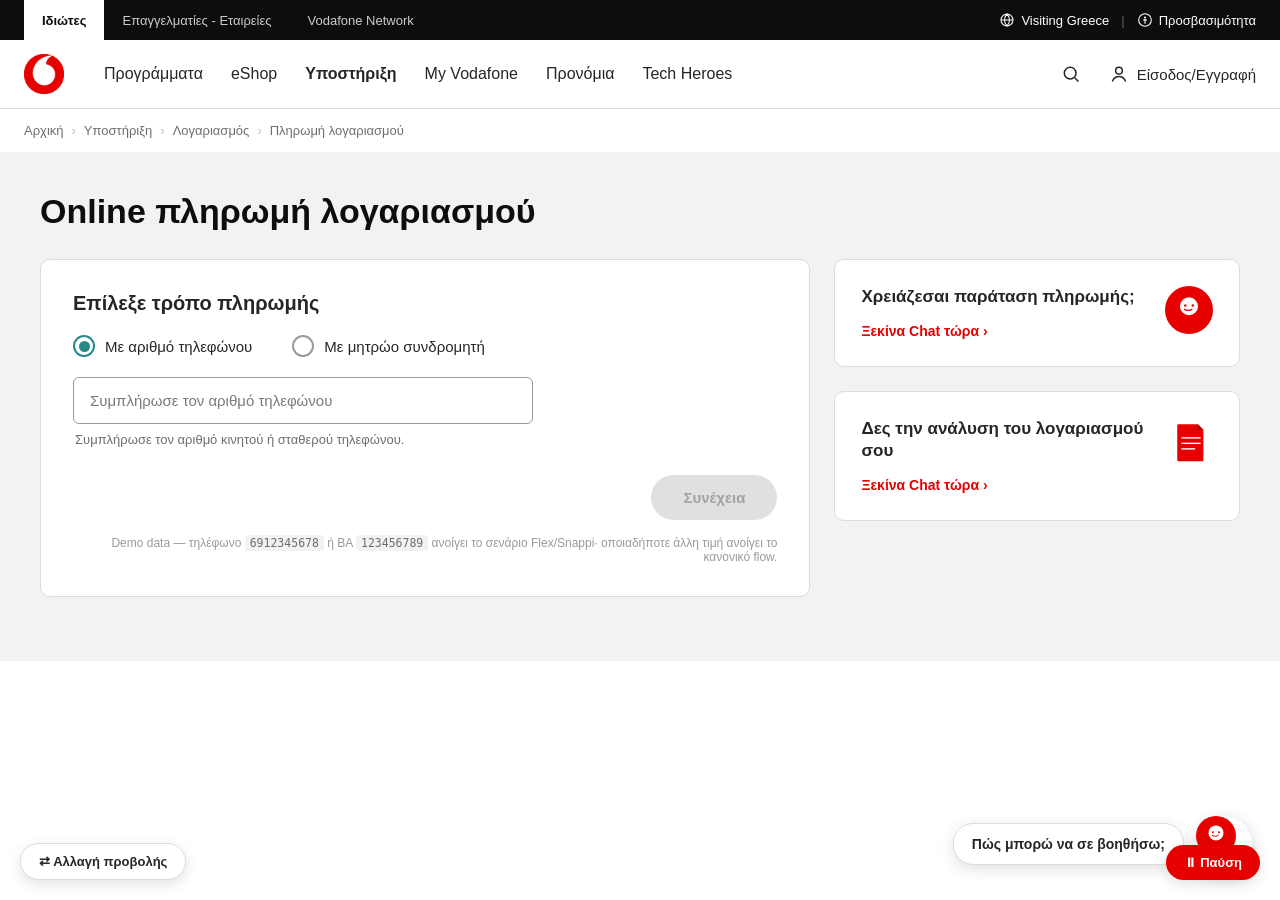
<file: web2.html>
<!DOCTYPE html>
<html lang="el">
<head>
<meta charset="UTF-8">
<meta name="viewport" content="width=device-width, initial-scale=1.0">
<title>Online πληρωμή λογαριασμού (2 ξεχωριστές πληρωμές) – Vodafone (Demo)</title>
<link rel="stylesheet" href="styles.css">
</head>
<body>

  <!-- Top utility bar -->
  <div class="topbar">
    <nav class="topbar__tabs">
      <a href="#" class="topbar__tab topbar__tab--active">Ιδιώτες</a>
      <a href="#" class="topbar__tab">Επαγγελματίες - Εταιρείες</a>
      <a href="#" class="topbar__tab">Vodafone Network</a>
    </nav>
    <div class="topbar__right">
      <a href="#" class="topbar__link">
        <svg viewBox="0 0 24 24" width="16" height="16" fill="none" stroke="currentColor" stroke-width="1.6"><circle cx="12" cy="12" r="9"/><path d="M3 12h18M12 3c2.5 2.5 3.8 5.7 3.8 9s-1.3 6.5-3.8 9c-2.5-2.5-3.8-5.7-3.8-9S9.5 5.5 12 3z"/></svg>
        Visiting Greece
      </a>
      <span class="topbar__divider">|</span>
      <a href="#" class="topbar__link">
        <svg viewBox="0 0 24 24" width="16" height="16" fill="none" stroke="currentColor" stroke-width="1.6"><circle cx="12" cy="12" r="9.5"/><circle cx="12" cy="8.2" r="1.6" fill="currentColor" stroke="none"/><path d="M12 11.5v6M9.2 12.5l2.8-1 2.8 1"/></svg>
        Προσβασιμότητα
      </a>
    </div>
  </div>

  <!-- Main header -->
  <header class="header">
    <a href="#" class="header__logo" aria-label="Vodafone">
      <img src="vodafone-logo.png" width="40" height="40" alt="">
    </a>
    <nav class="header__nav">
      <a href="#">Προγράμματα</a>
      <a href="#">eShop</a>
      <a href="#" class="active">Υποστήριξη</a>
      <a href="#">My Vodafone</a>
      <a href="#">Προνόμια</a>
      <a href="#">Tech Heroes</a>
    </nav>
    <div class="header__actions">
      <button class="icon-btn" aria-label="Αναζήτηση">
        <svg viewBox="0 0 24 24" width="20" height="20" fill="none" stroke="currentColor" stroke-width="1.8"><circle cx="11" cy="11" r="7"/><path d="M21 21l-4.3-4.3"/></svg>
      </button>
      <a href="#" class="header__login">
        <svg viewBox="0 0 24 24" width="20" height="20" fill="none" stroke="currentColor" stroke-width="1.8"><circle cx="12" cy="8" r="4"/><path d="M4 21c1.6-4 5-6 8-6s6.4 2 8 6"/></svg>
        Είσοδος/Εγγραφή
      </a>
    </div>
  </header>

  <!-- Breadcrumb -->
  <div class="breadcrumb">
    <a href="#">Αρχική</a>
    <span class="breadcrumb__sep">›</span>
    <a href="#">Υποστήριξη</a>
    <span class="breadcrumb__sep">›</span>
    <a href="#">Λογαριασμός</a>
    <span class="breadcrumb__sep">›</span>
    <span class="breadcrumb__current">Πληρωμή λογαριασμού</span>
  </div>

  <!-- Page content -->
  <main class="page">
    <h1 class="page__title">Online πληρωμή λογαριασμού</h1>

    <div class="layout">

      <!-- Payment card -->
      <section class="card payment-card">
        <h2 class="payment-card__heading">Επίλεξε τρόπο πληρωμής</h2>

        <div class="radio-group" role="radiogroup" aria-label="Τρόπος πληρωμής">
          <label class="radio">
            <input type="radio" name="payment-method" id="method-phone" checked>
            <span class="radio__dot"></span>
            Με αριθμό τηλεφώνου
          </label>
          <label class="radio">
            <input type="radio" name="payment-method" id="method-subscriber">
            <span class="radio__dot"></span>
            Με μητρώο συνδρομητή
          </label>
        </div>

        <div class="field">
          <input type="text" id="phone-input" class="field__input" placeholder="Συμπλήρωσε τον αριθμό τηλεφώνου" inputmode="tel">
          <p class="field__hint">Συμπλήρωσε τον αριθμό κινητού ή σταθερού τηλεφώνου.</p>
        </div>

        <div class="payment-card__footer">
          <button id="continue-btn" class="btn btn--primary" disabled>Συνέχεια</button>
        </div>

        <p class="demo-note">
          Demo data — τηλέφωνο <code>6912345678</code> ή ΒΑ <code>123456789</code> ανοίγει το σενάριο Flex/Snappi· οποιαδήποτε άλλη τιμή ανοίγει το κανονικό flow.
        </p>
      </section>

      <!-- Side cards -->
      <aside class="side-cards">
        <div class="card side-card">
          <div class="side-card__body">
            <h3>Χρειάζεσαι παράταση πληρωμής;</h3>
            <a href="#" class="side-card__link">Ξεκίνα Chat τώρα <span aria-hidden="true">›</span></a>
          </div>
          <div class="side-card__icon">
            <svg viewBox="0 0 64 64" width="48" height="48">
              <circle cx="32" cy="32" r="32" fill="#E60000"/>
              <circle cx="32" cy="27" r="12" fill="#fff"/>
              <circle cx="27" cy="26" r="1.6" fill="#E60000"/>
              <circle cx="37" cy="26" r="1.6" fill="#E60000"/>
              <path d="M26 31c1.8 2 8.2 2 10 0" stroke="#E60000" stroke-width="1.6" fill="none" stroke-linecap="round"/>
            </svg>
          </div>
        </div>

        <div class="card side-card">
          <div class="side-card__body">
            <h3>Δες την ανάλυση του λογαριασμού σου</h3>
            <a href="#" class="side-card__link">Ξεκίνα Chat τώρα <span aria-hidden="true">›</span></a>
          </div>
          <div class="side-card__icon">
            <svg viewBox="0 0 64 64" width="44" height="48">
              <path d="M14 6h28l8 8v44a2 2 0 0 1-2 2H14a2 2 0 0 1-2-2V8a2 2 0 0 1 2-2z" fill="#E60000"/>
              <path d="M42 6v8h8z" fill="#B30000"/>
              <line x1="18" y1="26" x2="46" y2="26" stroke="#fff" stroke-width="2"/>
              <line x1="18" y1="34" x2="46" y2="34" stroke="#fff" stroke-width="2"/>
              <line x1="18" y1="42" x2="38" y2="42" stroke="#fff" stroke-width="2"/>
            </svg>
          </div>
        </div>
      </aside>

    </div>
  </main>

  <!-- Floating chat widget -->
  <div class="chat-widget">
    <div class="chat-widget__tooltip">Πώς μπορώ να σε βοηθήσω;</div>
    <button class="chat-widget__bubble" aria-label="Άνοιγμα chat">
      <svg viewBox="0 0 64 64" width="40" height="40">
        <circle cx="32" cy="32" r="32" fill="#E60000"/>
        <circle cx="32" cy="27" r="12" fill="#fff"/>
        <circle cx="27" cy="26" r="1.6" fill="#E60000"/>
        <circle cx="37" cy="26" r="1.6" fill="#E60000"/>
        <path d="M26 31c1.8 2 8.2 2 10 0" stroke="#E60000" stroke-width="1.6" fill="none" stroke-linecap="round"/>
      </svg>
    </button>
  </div>

  <!-- Backend-check loading overlay -->
  <div class="loading-overlay" id="loading-overlay">
    <div class="loading-card">
      <div class="loading-spinner"></div>
      <p>Έλεγχος λογαριασμού…</p>
    </div>
  </div>

  <!-- Scenario 2: standard Vodafone payment modal -->
  <div class="modal-overlay" id="standard-modal" aria-hidden="true">
    <div class="modal-panel" role="dialog" aria-modal="true" aria-labelledby="standard-modal-title">
      <button class="modal-close" data-close-modal aria-label="Κλείσιμο">
        <svg viewBox="0 0 24 24" width="16" height="16" fill="none" stroke="#262626" stroke-width="1.8"><path d="M5 5l14 14M19 5L5 19"/></svg>
      </button>

      <h2 id="standard-modal-title" class="modal-title">Πληρωμή λογαριασμού</h2>

      <label class="modal-label" for="amount-input">Συμπλήρωσε το ποσό πληρωμής</label>
      <div class="modal-input-wrap">
        <input type="text" id="amount-input" class="modal-input" placeholder="Ποσό πληρωμής" inputmode="decimal">
        <button type="button" class="modal-input-clear" id="amount-clear" aria-label="Καθαρισμός" hidden>
          <svg viewBox="0 0 24 24" width="14" height="14" fill="none" stroke="#6e6e6e" stroke-width="2"><path d="M5 5l14 14M19 5L5 19"/></svg>
        </button>
      </div>
      <p class="modal-hint">Συμπλήρωσε το συνολικό οφειλόμενο ποσό ή μέρος αυτού.</p>

      <div class="modal-warning" id="standard-modal-warning" hidden>
        <div class="modal-warning__icon">
          <svg viewBox="0 0 24 24" width="18" height="18" fill="none" stroke="#fff" stroke-width="2"><path d="M12 3.5L2 20.5h20L12 3.5z"/><path d="M12 10v4.5"/><circle cx="12" cy="17.3" r="0.9" fill="#fff" stroke="none"/></svg>
        </div>
        <p>Η εμφάνιση του υπολοίπου για το συγκεκριμένο μητρώο δεν είναι δυνατή.</p>
      </div>

      <label class="modal-label modal-label--spaced">Επίλεξε τρόπο πληρωμής</label>
      <button type="button" class="modal-select" id="standard-modal-select">
        <span class="modal-select__left">
          <svg viewBox="0 0 32 22" width="30" height="20"><rect x="1" y="1" width="30" height="20" rx="3" fill="#e8e8e8" stroke="#b5b5b5"/><rect x="1" y="6" width="30" height="4" fill="#8a8a8a"/><rect x="4" y="14" width="10" height="2.4" fill="#b5b5b5"/></svg>
          Χρεωστική/ πιστωτική κάρτα
        </span>
        <svg viewBox="0 0 24 24" width="16" height="16" fill="none" stroke="#262626" stroke-width="1.8"><path d="M6 9l6 6 6-6"/></svg>
      </button>

      <button id="standard-modal-continue" class="btn btn--primary btn--modal" disabled>Συνέχεια</button>
    </div>
  </div>

  <!-- SMS gate: verify balance before entering the Snappi environment -->
  <div class="modal-overlay" id="sms-gate-modal" aria-hidden="true">
    <div class="modal-panel" role="dialog" aria-modal="true" aria-labelledby="sms-gate-title">
      <button class="modal-close" data-close-modal aria-label="Κλείσιμο">
        <svg viewBox="0 0 24 24" width="16" height="16" fill="none" stroke="#262626" stroke-width="1.8"><path d="M5 5l14 14M19 5L5 19"/></svg>
      </button>

      <!-- Step: prompt -->
      <div class="gate-step" data-gate-step="prompt">
        <h2 id="sms-gate-title" class="modal-title" style="font-size:26px;">Υπόλοιπο λογαριασμού &amp; δόσης</h2>
        <p class="flex-step__text">Θα χρειαστεί να συμπληρώσεις τον κωδικό μιας χρήσης που θα σου στείλουμε με SMS, για να μάθουμε το υπόλοιπο του λογαριασμού σου και της δόσης σου από το Vodafone Flex.</p>
        <button type="button" class="btn btn--primary btn--modal" id="sms-gate-send-otp">Αποστολή κωδικού</button>
      </div>

      <!-- Step: otp -->
      <div class="gate-step" data-gate-step="otp" hidden>
        <label class="modal-label" for="sms-gate-otp-input">Κωδικός μιας χρήσης</label>
        <input type="text" id="sms-gate-otp-input" class="modal-input" placeholder="Συμπλήρωσε τον κωδικό" inputmode="numeric">
        <p class="modal-hint">Στάλθηκε κωδικός με SMS στο κινητό σου.</p>
        <button type="button" class="btn btn--primary btn--modal" id="sms-gate-confirm-otp" disabled>Επιβεβαίωση</button>
        <button type="button" class="flex-step__back" id="sms-gate-otp-back">‹ Πίσω</button>
      </div>
    </div>
  </div>

  <!-- Scenario 1: Flex installments via Snappi Bank -->
  <div class="modal-overlay" id="flex-modal" aria-hidden="true">
    <div class="modal-panel modal-panel--flex" role="dialog" aria-modal="true" aria-labelledby="flex-modal-title">
      <button class="modal-close" data-close-modal aria-label="Κλείσιμο">
        <svg viewBox="0 0 24 24" width="16" height="16" fill="none" stroke="#262626" stroke-width="1.8"><path d="M5 5l14 14M19 5L5 19"/></svg>
      </button>

      <div class="flex-brandbar">
        <img src="vodafone-logo.png" width="26" height="26" alt="">
        <span class="flex-brandbar__x">×</span>
        <span class="flex-brandbar__snappi">snappi</span>
      </div>

      <h2 id="flex-modal-title" class="modal-title modal-title--flex">Πληρωμή λογαριασμού &amp; δόσης Vodafone Flex</h2>
      <p class="flex-sub">Πλήρωσε τον λογαριασμό της κινητής ή σταθερής σου σύνδεσης, καθώς και τη δόση σου από το πρόγραμμα <strong>Vodafone Flex</strong>, μέσω <strong>Snappi Bank</strong> σε συνεργασία με τη Vodafone.</p>

      <div class="info-bubble-wrap">
        <button type="button" class="info-bubble-trigger" data-info-trigger>
          <svg viewBox="0 0 24 24" width="15" height="15" fill="none" stroke="currentColor" stroke-width="1.6"><circle cx="12" cy="12" r="9.5"/><circle cx="12" cy="8" r="0.8" fill="currentColor" stroke="none"/><path d="M12 11.5v5.2"/></svg>
          Πώς λειτουργεί αυτό το σενάριο;
        </button>
        <div class="info-bubble" data-info-bubble>
          Πρακτικά, γίνεται backend έλεγχος στο <strong>Siebel</strong> ότι υπάρχουν ενεργές δόσεις Flex, και μας φέρνει το iframe για πληρωμή σε περιβάλλον της Snappi.
        </div>
      </div>

      <div class="flex-frame">
        <div class="flex-frame__chrome">
          <svg viewBox="0 0 24 24" width="13" height="13" fill="none" stroke="#4a4a4a" stroke-width="2"><rect x="5" y="10" width="14" height="9" rx="1.5"/><path d="M8 10V7a4 4 0 0 1 8 0v3"/></svg>
          Ασφαλής σύνδεση · snappibank.com
        </div>
        <div class="flex-frame__body">

          <!-- Step: amounts (prefilled — balance already confirmed via SMS) -->
          <div class="flex-step" data-step="amounts">
            <label class="modal-label" for="flex-bill-input">Ποσό λογαριασμού</label>
            <input type="text" id="flex-bill-input" class="modal-input" readonly>

            <label class="modal-label modal-label--spaced" for="flex-installment-input">Ποσό δόσης Flex <span class="installment-badge" data-installment-badge></span></label>
            <input type="text" id="flex-installment-input" class="modal-input" readonly>
            <p class="modal-hint">Τα ποσά αντλήθηκαν αυτόματα μετά την επιβεβαίωση κωδικού SMS.</p>

            <button type="button" id="flex-amounts-continue" class="btn btn--flex">Συνέχεια</button>
            <button type="button" class="flex-step__back" id="flex-amounts-back">‹ Πίσω</button>
          </div>

          <!-- Step: payment method -->
          <div class="flex-step" data-step="payment" hidden>
            <p class="flex-step__summary" id="flex-payment-summary">Πληρωμή ποσού: 0,00 €</p>

            <div class="flex-method-options">
              <label class="flex-method-card">
                <input type="radio" name="flex-payment-method" value="card" checked>
                <span class="flex-method-card__radio"></span>
                <svg viewBox="0 0 32 22" width="30" height="20"><rect x="1" y="1" width="30" height="20" rx="3" fill="#e8e8e8" stroke="#b5b5b5"/><rect x="1" y="6" width="30" height="4" fill="#8a8a8a"/></svg>
                Πληρωμή με κάρτα
              </label>
              <label class="flex-method-card">
                <input type="radio" name="flex-payment-method" value="wallet">
                <span class="flex-method-card__radio"></span>
                <svg viewBox="0 0 24 24" width="22" height="22" fill="none" stroke="#262626" stroke-width="1.6"><rect x="3" y="6" width="18" height="13" rx="2"/><path d="M3 10h18"/><circle cx="16" cy="14.5" r="1.4" fill="#262626" stroke="none"/></svg>
                Πληρωμή με Google Pay / Apple Pay
              </label>
            </div>

            <div class="flex-card-fields" id="flex-card-fields">
              <input type="text" id="flex-card-number" class="modal-input flex-card-input" placeholder="Αριθμός κάρτας">
              <div class="flex-card-row">
                <input type="text" id="flex-card-expiry" class="modal-input" placeholder="ΜΜ/ΕΕ">
                <input type="text" id="flex-card-cvv" class="modal-input" placeholder="CVV">
              </div>
            </div>

            <div class="flex-wallet-note" id="flex-wallet-note" hidden>
              Θα σου ζητηθεί επιβεβαίωση από τη συσκευή σου.
            </div>

            <button id="flex-modal-continue" class="btn btn--flex">Ολοκλήρωση πληρωμής</button>
            <p class="flex-frame__footer">Τα δεδομένα της κάρτας σου δεν αποθηκεύονται από τη Vodafone.</p>
            <p class="flex-frame__footer">Η σελίδα πληρωμής είναι hosted από τον acquirer <strong>epay</strong>.</p>
            <button type="button" class="flex-step__back" id="flex-payment-back">‹ Πίσω</button>
          </div>

          <!-- Step: success -->
          <div class="flex-step" data-step="success" hidden>
            <div class="flex-success">
              <div class="flex-success__icon">✓</div>
              <p class="flex-success__title">Η πληρωμή ολοκληρώθηκε</p>
              <p class="flex-success__desc" id="flex-success-desc">Ο λογαριασμός και η δόση σου πληρώθηκαν μέσω Snappi Bank.</p>
            </div>
            <button type="button" id="flex-success-close" class="btn btn--flex">Κλείσιμο</button>
          </div>

        </div>
      </div>

      <p class="flex-powered-footer">🔒 Powered by snappibank.com</p>
    </div>
  </div>

  <a href="index.html" class="view-switch-btn">⇄ Αλλαγή προβολής</a>

  <div class="auto-cursor" id="auto-cursor"></div>
  <div class="auto-controls">
    <button type="button" id="auto-play-btn" class="primary">⏸ Παύση</button>
  </div>

  <script src="web2.js"></script>
  <script src="web2-auto.js"></script>
</body>
</html>
</file>
<file: styles.css>
:root {
  --vf-red: #E60000;
  --vf-red-dark: #B30000;
  --vf-black: #0d0d0d;
  --vf-grey-bg: #F2F2F2;
  --vf-grey-border: #DCDCDC;
  --vf-grey-text: #6E6E6E;
  --vf-text: #262626;
  --radius: 10px;
  --font: "Helvetica Neue", Arial, "Segoe UI", sans-serif;
}

* { box-sizing: border-box; }

body {
  margin: 0;
  font-family: var(--font);
  color: var(--vf-text);
  background: #fff;
  -webkit-font-smoothing: antialiased;
}

a { text-decoration: none; color: inherit; }

/* ---------- Top utility bar ---------- */
.topbar {
  background: var(--vf-black);
  color: #fff;
  display: flex;
  align-items: center;
  justify-content: space-between;
  padding: 0 24px;
  height: 40px;
  font-size: 13px;
}

.topbar__tabs { display: flex; height: 100%; }

.topbar__tab {
  display: flex;
  align-items: center;
  padding: 0 18px;
  color: #ccc;
  height: 100%;
}

.topbar__tab--active {
  background: #fff;
  color: var(--vf-black);
  font-weight: 600;
}

.topbar__right {
  display: flex;
  align-items: center;
  gap: 12px;
  color: #fff;
}

.topbar__link {
  display: flex;
  align-items: center;
  gap: 6px;
  color: #fff;
}

.topbar__divider { color: #666; }

/* ---------- Main header ---------- */
.header {
  display: flex;
  align-items: center;
  gap: 40px;
  padding: 14px 24px;
  border-bottom: 1px solid var(--vf-grey-border);
}

.header__logo { display: flex; flex-shrink: 0; }

.header__nav {
  display: flex;
  gap: 28px;
  flex: 1;
  font-size: 16px;
  color: var(--vf-text);
}

.header__nav a.active { font-weight: 700; }

.header__actions {
  display: flex;
  align-items: center;
  gap: 22px;
  font-size: 15px;
}

.icon-btn {
  background: none;
  border: none;
  cursor: pointer;
  color: var(--vf-text);
  display: flex;
}

.header__login {
  display: flex;
  align-items: center;
  gap: 8px;
}

/* ---------- Breadcrumb ---------- */
.breadcrumb {
  padding: 14px 24px;
  font-size: 13px;
  color: var(--vf-grey-text);
  display: flex;
  gap: 8px;
  align-items: center;
}

.breadcrumb a { color: var(--vf-grey-text); }
.breadcrumb a:hover { text-decoration: underline; }
.breadcrumb__sep { color: #bbb; }
.breadcrumb__current { color: var(--vf-grey-text); }

/* ---------- Page ---------- */
.page {
  background: var(--vf-grey-bg);
  padding: 32px 24px 64px;
}

.page__title {
  max-width: 1200px;
  margin: 8px auto 28px;
  font-size: 34px;
  font-weight: 700;
  color: var(--vf-black);
}

.layout {
  max-width: 1200px;
  margin: 0 auto;
  display: grid;
  grid-template-columns: 1.9fr 1fr;
  gap: 24px;
  align-items: start;
}

.card {
  background: #fff;
  border-radius: var(--radius);
  border: 1px solid var(--vf-grey-border);
}

/* ---------- Payment card ---------- */
.payment-card {
  padding: 32px;
}

.payment-card__heading {
  font-size: 20px;
  font-weight: 700;
  margin: 0 0 20px;
}

.radio-group {
  display: flex;
  gap: 40px;
  margin-bottom: 20px;
}

.radio {
  display: flex;
  align-items: center;
  gap: 10px;
  cursor: pointer;
  font-size: 15px;
  position: relative;
}

.radio input {
  position: absolute;
  opacity: 0;
  width: 22px;
  height: 22px;
  margin: 0;
  cursor: pointer;
}

.radio__dot {
  width: 22px;
  height: 22px;
  border-radius: 50%;
  border: 2px solid #9a9a9a;
  display: inline-flex;
  align-items: center;
  justify-content: center;
  flex-shrink: 0;
}

.radio__dot::after {
  content: "";
  width: 11px;
  height: 11px;
  border-radius: 50%;
  background: transparent;
}

.radio input:checked + .radio__dot {
  border-color: #26898a;
}

.radio input:checked + .radio__dot::after {
  background: #26898a;
}

.radio input:focus-visible + .radio__dot {
  outline: 2px solid #26898a;
  outline-offset: 2px;
}

.field { max-width: 460px; margin-bottom: 28px; }

.field__input {
  width: 100%;
  padding: 14px 16px;
  font-size: 15px;
  border: 1px solid #9a9a9a;
  border-radius: 6px;
  font-family: var(--font);
  color: var(--vf-text);
}

.field__input::placeholder { color: #7a7a7a; }

.field__input:focus {
  outline: none;
  border-color: var(--vf-black);
  box-shadow: 0 0 0 1px var(--vf-black);
}

.field__hint {
  margin: 8px 2px 0;
  font-size: 13px;
  color: var(--vf-grey-text);
}

.payment-card__footer {
  display: flex;
  justify-content: flex-end;
}

.demo-note {
  margin: 16px 0 0;
  font-size: 12px;
  color: #9a9a9a;
  text-align: right;
}

.demo-note code {
  background: #f2f2f2;
  border-radius: 3px;
  padding: 1px 5px;
  font-size: 11.5px;
  color: #6e6e6e;
}

.btn {
  padding: 14px 32px;
  border-radius: 24px;
  font-size: 15px;
  font-weight: 700;
  border: none;
  cursor: pointer;
  font-family: var(--font);
  transition: background 0.15s ease, color 0.15s ease;
}

.btn--primary {
  background: var(--vf-red);
  color: #fff;
}

.btn--primary:hover:not(:disabled) {
  background: var(--vf-red-dark);
}

.btn--primary:disabled {
  background: #e0e0e0;
  color: #a3a3a3;
  cursor: not-allowed;
}

/* ---------- Side cards ---------- */
.side-cards {
  display: flex;
  flex-direction: column;
  gap: 24px;
}

.side-card {
  padding: 26px;
  display: flex;
  align-items: flex-start;
  justify-content: space-between;
  gap: 16px;
}

.side-card__body h3 {
  font-size: 17px;
  font-weight: 700;
  margin: 0 0 14px;
  line-height: 1.3;
}

.side-card__link {
  color: var(--vf-red);
  font-weight: 600;
  font-size: 14px;
  display: inline-flex;
  align-items: center;
  gap: 4px;
}

.side-card__link:hover { text-decoration: underline; }

.side-card__icon { flex-shrink: 0; }

/* ---------- Floating chat widget ---------- */
.chat-widget {
  position: fixed;
  right: 28px;
  bottom: 28px;
  display: flex;
  align-items: center;
  gap: 12px;
  z-index: 50;
}

.chat-widget__tooltip {
  background: #fff;
  border: 1px solid var(--vf-grey-border);
  border-radius: 20px;
  padding: 12px 18px;
  font-size: 14px;
  font-weight: 600;
  box-shadow: 0 4px 16px rgba(0,0,0,0.12);
  white-space: nowrap;
}

.chat-widget__bubble {
  width: 56px;
  height: 56px;
  border-radius: 50%;
  border: none;
  background: transparent;
  cursor: pointer;
  padding: 0;
  box-shadow: 0 4px 16px rgba(0,0,0,0.18);
  border-radius: 50%;
  display: flex;
}

/* ---------- Modal overlay / panel (shared) ---------- */
.modal-overlay {
  position: fixed;
  inset: 0;
  background: rgba(20, 20, 20, 0.55);
  z-index: 200;
  opacity: 0;
  pointer-events: none;
  transition: opacity 0.2s ease;
}

.modal-overlay.is-open {
  opacity: 1;
  pointer-events: auto;
}

.modal-panel {
  position: absolute;
  left: 0;
  top: 0;
  height: 100%;
  width: min(460px, 92vw);
  background: #fff;
  padding: 64px 40px 40px;
  overflow-y: auto;
  transform: translateX(-100%);
  transition: transform 0.28s cubic-bezier(.4,0,.2,1);
}

.modal-overlay.is-open .modal-panel { transform: translateX(0); }

.modal-close {
  position: absolute;
  top: 22px;
  right: -18px;
  width: 36px;
  height: 36px;
  border-radius: 50%;
  background: #fff;
  border: none;
  cursor: pointer;
  display: flex;
  align-items: center;
  justify-content: center;
  box-shadow: 0 2px 10px rgba(0,0,0,0.18);
}

.modal-title {
  font-size: 30px;
  font-weight: 400;
  color: var(--vf-black);
  margin: 0 0 32px;
}

.modal-label {
  display: block;
  font-size: 15px;
  color: var(--vf-text);
  margin-bottom: 10px;
}

.modal-label--spaced { margin-top: 28px; }

.installment-badge {
  display: inline-block;
  font-size: 11px;
  font-weight: 700;
  color: #00A6A6;
  background: #f0fbfb;
  border-radius: 10px;
  padding: 2px 8px;
  vertical-align: middle;
}

.installment-badge[hidden] { display: none; }

.modal-input-wrap { position: relative; }

.modal-input {
  width: 100%;
  padding: 14px 40px 14px 16px;
  font-size: 15px;
  border: 1px solid #9a9a9a;
  border-radius: 6px;
  font-family: var(--font);
  color: var(--vf-text);
}

.modal-input:focus {
  outline: none;
  border-color: var(--vf-black);
  box-shadow: 0 0 0 1px var(--vf-black);
}

.modal-input-clear {
  position: absolute;
  right: 12px;
  top: 50%;
  transform: translateY(-50%);
  background: none;
  border: none;
  cursor: pointer;
  padding: 4px;
  display: flex;
}

.modal-hint {
  margin: 8px 2px 0;
  font-size: 13px;
  color: var(--vf-grey-text);
}

.modal-warning {
  display: flex;
  align-items: stretch;
  gap: 0;
  border: 1px solid var(--vf-red);
  border-radius: 4px;
  margin-top: 24px;
  overflow: hidden;
}

.modal-warning__icon {
  background: var(--vf-red);
  flex-shrink: 0;
  width: 56px;
  display: flex;
  align-items: center;
  justify-content: center;
}

.modal-warning p {
  margin: 0;
  padding: 14px 16px;
  font-size: 14px;
  line-height: 1.4;
  color: var(--vf-text);
}

.modal-select {
  width: 100%;
  display: flex;
  align-items: center;
  justify-content: space-between;
  gap: 12px;
  padding: 12px 16px;
  border: 1px solid #9a9a9a;
  border-radius: 6px;
  background: #fff;
  cursor: pointer;
  font-family: var(--font);
  font-size: 15px;
  color: var(--vf-text);
}

.modal-select__left {
  display: flex;
  align-items: center;
  gap: 12px;
}

.btn--modal {
  width: 100%;
  margin-top: 32px;
}

.btn--modal:disabled {
  background: #f0a3a3;
  color: #fff;
}

/* ---------- Flex / Snappi co-branded panel ---------- */
.modal-panel--flex { width: min(520px, 94vw); }

.flex-brandbar {
  display: flex;
  align-items: center;
  gap: 10px;
  margin-bottom: 20px;
}

.flex-brandbar__x { color: #b5b5b5; font-size: 16px; }

.flex-brandbar__snappi {
  font-size: 20px;
  font-weight: 700;
  color: #00A6A6;
  letter-spacing: -0.02em;
}

.modal-title--flex { font-size: 24px; font-weight: 700; margin-bottom: 12px; }

.flex-sub {
  font-size: 14px;
  color: var(--vf-grey-text);
  line-height: 1.5;
  margin: 0 0 24px;
}

.flex-step[hidden] { display: none; }
.m-flex-step[hidden] { display: none; }
.gate-step[hidden] { display: none; }

.flex-learn-link {
  display: inline-flex;
  align-items: center;
  gap: 6px;
  margin: 10px 0 0;
  background: none;
  border: none;
  padding: 0;
  cursor: pointer;
  color: #00A6A6;
  font-weight: 600;
  font-size: 13.5px;
  font-family: var(--font);
}

.flex-learn-link:hover { text-decoration: underline; }

.flex-step__title {
  font-size: 18px;
  font-weight: 700;
  margin: 0 0 12px;
  color: var(--vf-text);
}

.flex-step__text {
  font-size: 14px;
  line-height: 1.5;
  color: var(--vf-grey-text);
  margin: 0 0 24px;
}

.flex-step__back {
  display: block;
  margin: 14px auto 0;
  background: none;
  border: none;
  color: var(--vf-grey-text);
  font-size: 13px;
  cursor: pointer;
  font-family: var(--font);
}

.flex-step__summary {
  font-size: 16px;
  font-weight: 700;
  margin: 0 0 20px;
  color: var(--vf-text);
}

.btn--flex-outline {
  width: 100%;
  margin-top: 12px;
  padding: 14px 32px;
  border-radius: 24px;
  font-size: 15px;
  font-weight: 700;
  border: 1.5px solid #00A6A6;
  cursor: pointer;
  font-family: var(--font);
  background: #fff;
  color: #00A6A6;
  transition: background 0.15s ease;
}

.btn--flex-outline:hover { background: #f0fbfb; }

.flex-method-options {
  display: flex;
  flex-direction: column;
  gap: 12px;
  margin-bottom: 20px;
}

.flex-method-card {
  display: flex;
  align-items: center;
  gap: 12px;
  border: 1.5px solid var(--vf-grey-border);
  border-radius: 8px;
  padding: 12px 16px;
  cursor: pointer;
  background: #fff;
  position: relative;
  font-size: 14px;
  color: var(--vf-text);
}

.flex-method-card input {
  position: absolute;
  opacity: 0;
  width: 20px;
  height: 20px;
  margin: 0;
  cursor: pointer;
}

.flex-method-card__radio {
  width: 20px;
  height: 20px;
  border-radius: 50%;
  border: 2px solid #9a9a9a;
  flex-shrink: 0;
  position: relative;
}

.flex-method-card.is-selected { border-color: #00A6A6; background: #f0fbfb; }
.flex-method-card.is-selected .flex-method-card__radio { border-color: #00A6A6; }
.flex-method-card.is-selected .flex-method-card__radio::after {
  content: "";
  position: absolute;
  inset: 3px;
  border-radius: 50%;
  background: #00A6A6;
}

.flex-card-fields[hidden] { display: none; }

.flex-wallet-note {
  font-size: 13px;
  color: var(--vf-grey-text);
  background: #f5f5f5;
  border-radius: 6px;
  padding: 12px 14px;
}

.flex-frame {
  border: 1px solid var(--vf-grey-border);
  border-radius: 10px;
  overflow: hidden;
  box-shadow: 0 2px 12px rgba(0,0,0,0.06);
}

.flex-frame__chrome {
  background: linear-gradient(90deg, #E60000 0%, #E60000 45%, #00A6A6 100%);
  color: #fff;
  font-size: 12px;
  font-weight: 600;
  display: flex;
  align-items: center;
  gap: 8px;
  padding: 10px 16px;
}

.flex-frame__body { padding: 20px; background: #fafafa; }

.flex-card-input { margin-bottom: 12px; }

.flex-card-row {
  display: grid;
  grid-template-columns: 1fr 1fr;
  gap: 12px;
}

.btn--flex {
  width: 100%;
  margin-top: 24px;
  padding: 14px 32px;
  border-radius: 24px;
  font-size: 15px;
  font-weight: 700;
  border: none;
  cursor: pointer;
  font-family: var(--font);
  background: #00A6A6;
  color: #fff;
  transition: background 0.15s ease;
}

.btn--flex:hover { background: #00898c; }

.flex-frame__footer {
  margin: 14px 0 0;
  font-size: 12px;
  color: var(--vf-grey-text);
  text-align: center;
  line-height: 1.4;
}

.flex-powered-footer {
  margin: 20px 0 0;
  font-size: 12px;
  font-weight: 600;
  color: var(--vf-grey-text);
  text-align: center;
  letter-spacing: 0.01em;
}

/* ---------- Flex payment success step ---------- */
.flex-success { text-align: center; padding: 20px 0 8px; }

.flex-success__icon {
  width: 56px;
  height: 56px;
  border-radius: 50%;
  background: #e6f7ee;
  color: #1a9d5c;
  font-size: 28px;
  font-weight: 800;
  display: flex;
  align-items: center;
  justify-content: center;
  margin: 0 auto 16px;
}

.flex-success__title { font-size: 18px; font-weight: 700; color: var(--vf-text); margin: 0 0 8px; }
.flex-success__desc { font-size: 13px; color: var(--vf-grey-text); margin: 0; }

/* ---------- Self-playing demo: cursor + controls ---------- */
.auto-cursor {
  position: fixed;
  top: -40px;
  left: -40px;
  width: 18px;
  height: 18px;
  border-radius: 50%;
  background: var(--vf-red);
  box-shadow: 0 0 0 4px rgba(230,0,0,0.22), 0 2px 8px rgba(0,0,0,0.3);
  transform: translate(-50%, -50%);
  transition: left 0.5s cubic-bezier(.4,0,.2,1), top 0.5s cubic-bezier(.4,0,.2,1), transform 0.15s ease, opacity 0.2s ease;
  z-index: 9999;
  pointer-events: none;
  opacity: 0;
}

.auto-cursor.is-active { opacity: 1; }
.auto-cursor.is-clicking { transform: translate(-50%, -50%) scale(0.65); background: var(--vf-red-dark); }

.auto-controls {
  position: fixed;
  right: 20px;
  bottom: 20px;
  z-index: 9998;
  display: flex;
  gap: 8px;
}

.auto-controls button {
  border: none;
  background: #fff;
  color: var(--vf-text);
  font: 700 13px var(--font);
  padding: 10px 18px;
  border-radius: 20px;
  cursor: pointer;
  box-shadow: 0 4px 14px rgba(0,0,0,0.12);
}

.auto-controls button.primary { background: var(--vf-red); color: #fff; }

/* ---------- Info bubble (explainer popover) ---------- */
.info-bubble-wrap {
  position: relative;
  display: inline-block;
  margin: -10px 0 24px;
}

.info-bubble-trigger {
  display: inline-flex;
  align-items: center;
  gap: 6px;
  background: none;
  border: none;
  padding: 0;
  cursor: pointer;
  color: #00A6A6;
  font-weight: 600;
  font-size: 13px;
  font-family: var(--font);
}

.info-bubble-trigger:hover { text-decoration: underline; }

.info-bubble {
  display: none;
  position: absolute;
  top: calc(100% + 12px);
  left: 0;
  width: 260px;
  background: #fff;
  border: 1px solid var(--vf-grey-border);
  border-radius: 10px;
  padding: 14px 16px;
  font-size: 12.5px;
  line-height: 1.5;
  color: var(--vf-text);
  box-shadow: 0 10px 28px rgba(0,0,0,0.15);
  z-index: 20;
}

.info-bubble::before {
  content: "";
  position: absolute;
  top: -6px;
  left: 16px;
  width: 12px;
  height: 12px;
  background: #fff;
  border-left: 1px solid var(--vf-grey-border);
  border-top: 1px solid var(--vf-grey-border);
  transform: rotate(45deg);
}

.info-bubble.is-open { display: block; }

/* ---------- Backend-check loading overlay ---------- */
.loading-overlay {
  position: fixed;
  inset: 0;
  background: rgba(20, 20, 20, 0.55);
  z-index: 300;
  display: none;
  align-items: center;
  justify-content: center;
}

.loading-overlay.is-open { display: flex; }

.loading-overlay--phone {
  position: absolute;
  z-index: 30;
  border-radius: 34px;
}

.loading-overlay--phone .loading-card {
  padding: 28px 32px;
}

.loading-card {
  background: #fff;
  border-radius: 14px;
  padding: 36px 44px;
  display: flex;
  flex-direction: column;
  align-items: center;
  gap: 16px;
  box-shadow: 0 12px 40px rgba(0,0,0,0.25);
}

.loading-spinner {
  width: 36px;
  height: 36px;
  border-radius: 50%;
  border: 3px solid #eee;
  border-top-color: var(--vf-red);
  animation: loading-spin 0.8s linear infinite;
}

@keyframes loading-spin {
  to { transform: rotate(360deg); }
}

.loading-card p {
  margin: 0;
  font-size: 14px;
  color: var(--vf-text);
  font-weight: 600;
}

/* ---------- View chooser ---------- */
.chooser {
  min-height: 100vh;
  display: flex;
  align-items: center;
  justify-content: center;
  background: var(--vf-grey-bg);
  padding: 24px;
}

.chooser__card {
  background: #fff;
  border-radius: 16px;
  border: 1px solid var(--vf-grey-border);
  padding: 48px 40px;
  max-width: 640px;
  width: 100%;
  text-align: center;
}

.chooser__logo { margin-bottom: 16px; }

.chooser__title {
  font-size: 22px;
  font-weight: 700;
  margin: 0 0 8px;
  color: var(--vf-black);
}

.chooser__subtitle {
  font-size: 14px;
  color: var(--vf-grey-text);
  margin: 0 0 32px;
}

.chooser__options {
  display: grid;
  grid-template-columns: 1fr 1fr;
  gap: 16px;
}

.chooser__option {
  flex: 1;
  display: flex;
  flex-direction: column;
  align-items: center;
  gap: 6px;
  background: #fafafa;
  border: 1.5px solid var(--vf-grey-border);
  border-radius: 12px;
  padding: 24px 16px;
  cursor: pointer;
  font-family: var(--font);
  transition: border-color 0.15s ease, background 0.15s ease;
}

.chooser__option:hover { border-color: var(--vf-red); background: #fff5f5; }

.chooser__option-icon { font-size: 30px; }

.chooser__option-label {
  font-size: 15px;
  font-weight: 700;
  color: var(--vf-text);
}

.chooser__option-desc {
  font-size: 12px;
  color: var(--vf-grey-text);
  line-height: 1.4;
}

.chooser__card--wide { max-width: 940px; }

.chooser__section-title {
  font-size: 13px;
  font-weight: 700;
  text-transform: uppercase;
  letter-spacing: 0.04em;
  color: var(--vf-grey-text);
  margin: 36px 0 14px;
  text-align: left;
}

.chooser__section-title:first-of-type { margin-top: 8px; }

.journey-grid {
  display: grid;
  grid-template-columns: 1fr 1fr;
  gap: 16px;
}

.journey-card {
  background: #fafafa;
  border: 1.5px solid var(--vf-grey-border);
  border-radius: 14px;
  padding: 22px;
  display: flex;
  flex-direction: column;
  gap: 6px;
  text-align: left;
  transition: border-color 0.15s ease;
}

.journey-card:hover { border-color: var(--vf-red); }

.journey-card__icon { font-size: 28px; }

.journey-card__title {
  font-size: 16px;
  font-weight: 700;
  color: var(--vf-text);
  margin: 0;
}

.journey-card__desc {
  font-size: 12.5px;
  color: var(--vf-grey-text);
  line-height: 1.45;
  margin: 0 0 10px;
  flex: 1;
}

.journey-card__links {
  display: flex;
  gap: 8px;
  flex-wrap: wrap;
}

.journey-card__link {
  display: inline-block;
  background: var(--vf-red);
  color: #fff;
  font-size: 13px;
  font-weight: 700;
  padding: 8px 16px;
  border-radius: 20px;
  text-decoration: none;
  text-align: center;
  font-family: var(--font);
  transition: background 0.15s ease;
}

.journey-card__link:hover { background: var(--vf-red-dark); }

.view-switch-btn {
  position: fixed;
  left: 20px;
  bottom: 20px;
  background: #fff;
  border: 1px solid var(--vf-grey-border);
  border-radius: 20px;
  padding: 10px 18px;
  font-size: 13px;
  font-weight: 600;
  color: var(--vf-text);
  cursor: pointer;
  box-shadow: 0 4px 14px rgba(0,0,0,0.12);
  z-index: 250;
  font-family: var(--font);
}

/* ---------- Mobile view ---------- */
#mobile-view {
  min-height: 100vh;
  background: var(--vf-grey-bg);
  padding: 32px 16px 100px;
}

#mobile-view,
#mobile-view input,
#mobile-view button,
#mobile-view select {
  font-family: -apple-system, BlinkMacSystemFont, "SF Pro Text", "Segoe UI", Roboto, sans-serif;
}

.mobile-demo-controls {
  display: flex;
  align-items: center;
  justify-content: center;
  gap: 10px;
  margin-bottom: 24px;
  flex-wrap: wrap;
  font-size: 13px;
  color: var(--vf-grey-text);
}

.persona-btn {
  border: 1.5px solid var(--vf-grey-border);
  background: #fff;
  border-radius: 18px;
  padding: 7px 16px;
  font-size: 13px;
  font-weight: 600;
  color: var(--vf-text);
  cursor: pointer;
  font-family: var(--font);
}

.persona-btn.is-active {
  border-color: var(--vf-red);
  background: #fff5f5;
  color: var(--vf-red);
}

.phone-frame {
  width: 380px;
  max-width: 100%;
  margin: 0 auto;
  background: #111;
  border-radius: 44px;
  padding: 12px;
  box-shadow: 0 24px 60px rgba(0,0,0,0.35);
}

.phone-screen-wrap {
  position: relative;
  height: 760px;
  max-height: 80vh;
  background: var(--vf-grey-bg);
  border-radius: 34px;
  overflow: hidden;
  display: flex;
  flex-direction: column;
}

.phone-statusbar {
  flex-shrink: 0;
  display: flex;
  justify-content: space-between;
  padding: 14px 24px 8px;
  font-size: 13px;
  font-weight: 700;
  color: #111;
  background: #fff;
}

.phone-screen {
  display: none;
  flex: 1;
  overflow-y: auto;
  padding: 16px 16px 32px;
}

.phone-screen.is-active { display: block; }

.phone-pill {
  display: flex;
  align-items: center;
  gap: 10px;
  background: #fff;
  border-radius: 14px;
  padding: 14px 16px;
  margin-bottom: 16px;
  font-size: 13px;
}

.phone-pill__icon { font-size: 18px; }

.phone-pill strong { display: block; font-size: 15px; }
.phone-pill small { color: var(--vf-grey-text); font-size: 12px; }
.phone-pill__chevron { margin-left: auto; color: var(--vf-grey-text); }

.phone-card {
  background: #fff;
  border-radius: 14px;
  padding: 18px;
  margin-bottom: 16px;
  width: 100%;
  text-align: left;
  border: none;
  font-family: var(--font);
  display: block;
}

.phone-card h3 {
  margin: 0 0 14px;
  font-size: 15px;
  font-weight: 700;
  color: var(--vf-text);
}

.phone-card p { margin: 0 0 4px; font-size: 12.5px; color: var(--vf-grey-text); }
.phone-card strong { font-size: 20px; color: var(--vf-text); }

.phone-bills-card { cursor: pointer; }

.phone-usage-row { display: flex; gap: 14px; }
.phone-usage-item { flex: 1; font-size: 11px; text-align: center; }
.phone-usage-item strong { display: block; font-size: 13px; margin: 4px 0 6px; }
.phone-usage-bar { height: 4px; background: #eee; border-radius: 2px; overflow: hidden; }
.phone-usage-bar span { display: block; height: 100%; background: var(--vf-red); }

.phone-mini-grid { display: grid; grid-template-columns: 1fr 1fr; gap: 12px; }
.phone-mini-grid--4 { grid-template-columns: 1fr 1fr; }

.phone-mini-card {
  background: #fff;
  border-radius: 12px;
  padding: 14px;
  font-size: 12.5px;
  font-weight: 600;
  color: var(--vf-text);
}

.phone-topbar {
  display: flex;
  align-items: center;
  gap: 12px;
  margin-bottom: 16px;
}

.phone-back {
  background: #fff;
  border: none;
  width: 34px;
  height: 34px;
  border-radius: 50%;
  font-size: 20px;
  cursor: pointer;
  color: var(--vf-text);
}

.phone-topbar h2 { font-size: 16px; font-weight: 700; margin: 0; }

.phone-subtext { font-size: 12.5px; color: var(--vf-grey-text); margin: 0 0 14px; }

.phone-balance { font-size: 26px; }

.phone-full-btn { width: 100%; margin-bottom: 24px; }

.phone-section-label { font-size: 13px; font-weight: 700; margin: 0 0 12px; color: var(--vf-text); }

.phone-sheet-backdrop {
  display: none;
  position: absolute;
  inset: 0;
  background: rgba(20,20,20,0.5);
  z-index: 10;
}

.phone-sheet-backdrop.is-open { display: block; }

.phone-sheet {
  display: none;
  position: absolute;
  left: 0;
  right: 0;
  bottom: 0;
  max-height: 86%;
  background: #fff;
  border-radius: 20px 20px 0 0;
  padding: 10px 20px 24px;
  overflow-y: auto;
  z-index: 20;
  box-shadow: 0 -8px 30px rgba(0,0,0,0.2);
}

.phone-sheet.is-open { display: block; }

.phone-sheet__handle {
  width: 36px;
  height: 4px;
  border-radius: 2px;
  background: #ddd;
  margin: 0 auto 14px;
}

.phone-sheet__header {
  display: flex;
  align-items: center;
  justify-content: space-between;
  margin-bottom: 18px;
}

.phone-sheet__header h2 { font-size: 17px; margin: 0; }

.phone-sheet__close {
  background: #f2f2f2;
  border: none;
  width: 30px;
  height: 30px;
  border-radius: 50%;
  cursor: pointer;
  font-size: 13px;
  color: var(--vf-text);
}

.flex-brandbar--tight { margin-bottom: 0; }

.phone-tabs {
  display: flex;
  background: #f2f2f2;
  border-radius: 10px;
  padding: 4px;
  margin-bottom: 18px;
}

.phone-tab {
  flex: 1;
  background: none;
  border: none;
  padding: 10px;
  font-size: 13px;
  font-weight: 600;
  color: var(--vf-grey-text);
  border-radius: 8px;
  cursor: pointer;
  font-family: var(--font);
}

.phone-tab.is-active { background: #00A6A6; color: #fff; }

.phone-amount-display {
  text-align: center;
  padding: 18px 0 24px;
}

.phone-amount-display strong { font-size: 26px; color: var(--vf-text); }

/* ---------- Mobile view: scale down reused desktop classes ----------
   The phone sheets reuse .modal-*/.flex-* classes from the web modals;
   these overrides bring them down to app-appropriate sizes. ---------- */
#mobile-view .modal-title {
  font-size: 19px;
  font-weight: 700;
  margin: 0;
}

#mobile-view .modal-title--flex {
  font-size: 17px;
  margin-bottom: 8px;
}

#mobile-view .flex-sub {
  font-size: 12.5px;
  line-height: 1.4;
  margin: 0 0 14px;
}

#mobile-view .info-bubble-wrap { margin: 0 0 16px; }

#mobile-view .info-bubble-trigger { font-size: 12px; gap: 4px; }

#mobile-view .info-bubble {
  width: 210px;
  font-size: 11.5px;
  padding: 10px 12px;
}

#mobile-view .modal-label {
  font-size: 12.5px;
  margin-bottom: 6px;
}

#mobile-view .modal-label--spaced { margin-top: 16px; }

#mobile-view .modal-input {
  padding: 10px 12px;
  font-size: 14px;
  border-radius: 8px;
}

#mobile-view .modal-hint {
  font-size: 11px;
  margin: 4px 0 0;
}

#mobile-view .flex-brandbar__snappi { font-size: 16px; }
#mobile-view .flex-brandbar { gap: 8px; }

#mobile-view .flex-method-options {
  gap: 8px;
  margin-bottom: 14px;
}

#mobile-view .flex-method-card {
  padding: 10px 12px;
  gap: 8px;
  font-size: 12.5px;
}

#mobile-view .flex-method-card__radio,
#mobile-view .flex-method-card input {
  width: 18px;
  height: 18px;
}

#mobile-view .flex-card-fields { margin-top: 2px; }
#mobile-view .flex-card-input { margin-bottom: 8px; }
#mobile-view .flex-card-row { gap: 8px; }

#mobile-view .btn--flex,
#mobile-view .btn--flex-outline,
#mobile-view .btn--modal,
#mobile-view .btn--primary {
  padding: 12px 24px;
  font-size: 14px;
  margin-top: 16px;
  border-radius: 12px;
}

#mobile-view .phone-full-btn { margin-top: 0; }

#mobile-view .flex-frame__footer,
#mobile-view .flex-powered-footer {
  font-size: 11px;
  margin-top: 10px;
}

#mobile-view .phone-sheet__header { margin-bottom: 14px; }
#mobile-view .phone-sheet__header h2 { font-size: 16px; }

#mobile-view .phone-tab { font-size: 12.5px; padding: 8px; }

#mobile-view .flex-wallet-note { font-size: 11.5px; padding: 10px 12px; }

/* ---------- Responsive ---------- */
@media (max-width: 900px) {
  .header__nav { display: none; }
  .layout { grid-template-columns: 1fr; }
  .page__title { font-size: 26px; }
  .chat-widget__tooltip { display: none; }
  .modal-panel { padding: 56px 24px 32px; }
  .modal-close { right: 12px; }
  .chooser__options { grid-template-columns: 1fr; }
  .chooser__card { padding: 36px 24px; }
  .journey-grid { grid-template-columns: 1fr; }
}

/* ---------- Printed / PDF bill template ---------- */
.print-body {
  background: #d8d8d8;
  font-family: var(--font);
}

.print-toolbar {
  position: sticky;
  top: 0;
  z-index: 50;
  display: flex;
  align-items: center;
  justify-content: center;
  gap: 16px;
  padding: 14px 16px;
  background: rgba(255,255,255,0.95);
  border-bottom: 1px solid var(--vf-grey-border);
  backdrop-filter: blur(6px);
}

.view-switch-btn--static {
  position: static;
  box-shadow: none;
}

.bill-page {
  width: 210mm;
  min-height: 297mm;
  margin: 28px auto;
  background: #fff;
  padding: 16mm 18mm;
  box-shadow: 0 8px 30px rgba(0,0,0,0.2);
  box-sizing: border-box;
  color: var(--vf-text);
}

.bill-header {
  display: flex;
  align-items: center;
  gap: 16px;
  padding-bottom: 20px;
  border-bottom: 2px solid var(--vf-black);
  margin-bottom: 24px;
}

.bill-header__title h1 {
  font-size: 22px;
  font-weight: 700;
  margin: 0;
  color: var(--vf-black);
}

.bill-header__title p {
  font-size: 12.5px;
  color: var(--vf-grey-text);
  margin: 4px 0 0;
}

.bill-meta {
  display: grid;
  grid-template-columns: 1fr 1fr 1fr;
  gap: 14px 24px;
  margin-bottom: 24px;
}

.bill-meta div { display: flex; flex-direction: column; gap: 3px; }
.bill-meta span { font-size: 11px; color: var(--vf-grey-text); text-transform: uppercase; letter-spacing: 0.02em; }
.bill-meta strong { font-size: 13px; color: var(--vf-text); }

.bill-summary {
  display: flex;
  align-items: center;
  justify-content: space-between;
  background: var(--vf-red);
  color: #fff;
  border-radius: 10px;
  padding: 16px 20px;
  margin-bottom: 24px;
}

.bill-summary span { font-size: 13px; font-weight: 600; }
.bill-summary strong { font-size: 24px; }

.bill-table {
  width: 100%;
  border-collapse: collapse;
  margin-bottom: 28px;
  font-size: 12.5px;
}

.bill-table th {
  text-align: left;
  font-size: 11px;
  text-transform: uppercase;
  letter-spacing: 0.02em;
  color: var(--vf-grey-text);
  padding: 0 0 8px;
  border-bottom: 1.5px solid var(--vf-black);
}

.bill-table th:last-child, .bill-table td:last-child { text-align: right; }

.bill-table td {
  padding: 9px 0;
  border-bottom: 1px solid var(--vf-grey-border);
}

.bill-table__total td {
  border-bottom: none;
  border-top: 1.5px solid var(--vf-black);
  font-weight: 700;
  padding-top: 12px;
}

.bill-cut-line {
  overflow: hidden;
  white-space: nowrap;
  color: #b5b5b5;
  font-size: 11px;
  margin: 0 -18mm 24px;
  padding: 0 18mm;
}

.bill-stub h2 {
  font-size: 15px;
  font-weight: 700;
  margin: 0 0 16px;
  color: var(--vf-black);
}

.bill-stub__grid {
  display: grid;
  grid-template-columns: 1.4fr 1fr;
  gap: 24px;
  align-items: start;
}

.bill-stub__hint {
  margin: 10px 0 0;
  font-size: 11px;
  color: var(--vf-grey-text);
  line-height: 1.4;
}

.bill-stub__code {
  border: 1.5px solid var(--vf-red);
  background: #fff5f5;
  border-radius: 10px;
  padding: 16px;
  text-align: center;
}

.bill-stub__code .rf-code-box__label { display: block; margin-bottom: 8px; }
.bill-stub__code .rf-code-box__value { display: block; font-size: 16px; }

.bill-barcode {
  height: 40px;
  margin: 14px 0 6px;
  background: repeating-linear-gradient(90deg, #111 0 2px, transparent 2px 3px, #111 3px 6px, transparent 6px 8px, #111 8px 9px, transparent 9px 13px, #111 13px 15px, transparent 15px 16px);
}

.bill-stub__barcode-note {
  font-size: 9.5px;
  color: var(--vf-grey-text);
}

.notes-page { background: #fffdf5; }

.notes-banner {
  display: inline-block;
  background: #fff3cd;
  color: #7a5b00;
  font-size: 11px;
  font-weight: 700;
  padding: 8px 14px;
  border-radius: 6px;
  margin-bottom: 24px;
  text-transform: uppercase;
  letter-spacing: 0.02em;
}

.notes-title {
  font-size: 22px;
  font-weight: 700;
  margin: 0 0 20px;
  color: var(--vf-black);
}

.notes-lead {
  font-size: 13.5px;
  line-height: 1.6;
  color: var(--vf-text);
  margin: 0 0 16px;
}

.notes-subtitle {
  font-size: 16px;
  font-weight: 700;
  margin: 32px 0 14px;
  color: var(--vf-black);
}

.notes-points {
  margin: 0;
  padding-left: 22px;
  font-size: 13px;
  line-height: 1.6;
  color: var(--vf-text);
}

.notes-points li { margin-bottom: 10px; }

@media print {
  .no-print { display: none !important; }
  .print-body { background: #fff; }
  .bill-page {
    box-shadow: none;
    margin: 0;
    width: auto;
    min-height: auto;
    page-break-after: always;
  }
  .bill-page:last-child { page-break-after: auto; }
  @page { size: A4; margin: 0; }
}

@media (max-width: 900px) {
  .bill-page { width: 100%; min-height: auto; padding: 8mm; }
  .bill-meta { grid-template-columns: 1fr 1fr; }
  .bill-stub__grid { grid-template-columns: 1fr; }
}

/* ---------- My Vodafone (web logged-in) dashboard ---------- */
.myvf-page {
  max-width: 1200px;
  margin: 0 auto;
  padding: 32px 24px 64px;
}

.myvf-header h1 {
  font-size: 30px;
  font-weight: 400;
  margin: 0;
  color: var(--vf-black);
}

.myvf-header__afm {
  margin: 6px 0 0;
  font-size: 13px;
  color: var(--vf-grey-text);
}

.myvf-tabs {
  display: flex;
  gap: 32px;
  margin: 28px 0 0;
  border-bottom: 1px solid var(--vf-grey-border);
}

.myvf-tab {
  padding: 0 0 14px;
  font-size: 15px;
  color: var(--vf-text);
  border-bottom: 2px solid transparent;
}

.myvf-tab--active {
  color: var(--vf-red);
  font-weight: 700;
  border-bottom-color: var(--vf-red);
}

.myvf-section-head {
  display: flex;
  align-items: center;
  justify-content: space-between;
  margin: 32px 0 20px;
}

.myvf-section-head h2 {
  font-size: 20px;
  font-weight: 700;
  margin: 0;
  color: var(--vf-black);
}

.myvf-select-btn {
  background: #16707a;
  color: #fff;
  border: none;
  border-radius: 22px;
  padding: 12px 22px;
  font-size: 14px;
  font-weight: 600;
  cursor: pointer;
  font-family: var(--font);
}

.myvf-select-btn:hover { background: #125a62; }

.myvf-grid {
  display: grid;
  grid-template-columns: 1.2fr 1fr;
  gap: 24px;
  align-items: stretch;
}

.myvf-bill-card { padding: 28px; }

.myvf-bill-card__row {
  margin: 0 0 6px;
  font-size: 14px;
  color: var(--vf-text);
}

.myvf-bill-card__row strong { font-weight: 700; }

.myvf-balance-label {
  margin: 24px 0 6px;
  font-size: 13px;
  color: var(--vf-grey-text);
}

.myvf-balance-row {
  display: flex;
  align-items: center;
  justify-content: space-between;
  gap: 16px;
  margin-bottom: 8px;
}

.myvf-flex-banner {
  display: flex;
  align-items: center;
  gap: 10px;
  background: #fdeaea;
  border-left: 4px solid var(--vf-red);
  border-radius: 6px;
  padding: 12px 14px;
  margin: 0 0 24px;
}

.myvf-flex-banner p {
  margin: 0;
  font-size: 13px;
  color: var(--vf-text);
}

.myvf-flex-banner__brand {
  color: var(--vf-red);
  font-weight: 700;
}

.myvf-balance-amount { font-size: 32px; font-weight: 700; color: var(--vf-black); }

.myvf-pay-btn {
  background: var(--vf-black);
  color: #fff;
  border: none;
  border-radius: 8px;
  padding: 14px 28px;
  font-size: 15px;
  font-weight: 600;
  cursor: pointer;
  font-family: var(--font);
}

.myvf-pay-btn:hover { background: #000; }

.myvf-links {
  display: flex;
  flex-direction: column;
  border-top: 1px solid var(--vf-grey-border);
  padding-top: 16px;
}

.myvf-link {
  display: flex;
  align-items: center;
  justify-content: space-between;
  padding: 12px 0;
  font-size: 14px;
  color: var(--vf-text);
}

.myvf-link:hover { color: var(--vf-red); }
.myvf-link__icon { color: var(--vf-red); }

.myvf-promo-card {
  background: linear-gradient(135deg, #c40000, #7a0000);
  color: #fff;
  border-radius: 12px;
  padding: 28px;
  display: flex;
  flex-direction: column;
  justify-content: center;
  gap: 12px;
}

.myvf-promo-card h3 { font-size: 20px; font-weight: 700; margin: 0; }
.myvf-promo-card p { font-size: 13px; line-height: 1.5; margin: 0; color: rgba(255,255,255,0.9); }

.myvf-promo-btn {
  align-self: flex-start;
  background: #fff;
  color: var(--vf-black);
  border: none;
  border-radius: 8px;
  padding: 10px 18px;
  font-size: 13px;
  font-weight: 700;
  cursor: pointer;
  font-family: var(--font);
  margin-top: 8px;
}

@media (max-width: 900px) {
  .myvf-grid { grid-template-columns: 1fr; }
  .myvf-tabs { gap: 20px; overflow-x: auto; }
}

/* ================================================================
   Customer journey (self-playing demo reel)
   ================================================================ */
.journey-body {
  background: #e8e8e8;
  min-height: 100vh;
  padding: 24px 16px 80px;
}

.journey-shell {
  max-width: 1280px;
  margin: 0 auto;
}

.journey-toolbar {
  display: flex;
  align-items: center;
  justify-content: space-between;
  gap: 16px;
  background: #fff;
  border: 1px solid var(--vf-grey-border);
  border-radius: 12px 12px 0 0;
  padding: 14px 20px;
  flex-wrap: wrap;
}

.journey-toolbar__title {
  display: flex;
  align-items: center;
  gap: 10px;
  font-size: 14px;
  font-weight: 700;
  color: var(--vf-black);
}

.journey-toolbar__controls {
  display: flex;
  align-items: center;
  gap: 18px;
}

.journey-progress { display: flex; gap: 8px; }

.journey-dot {
  width: 9px;
  height: 9px;
  border-radius: 50%;
  background: var(--vf-grey-border);
  transition: background 0.2s ease;
}

.journey-dot.is-active { background: var(--vf-red); }
.journey-dot.is-done { background: #f3a3a3; }

.journey-play-btn {
  background: var(--vf-red);
  color: #fff;
  border: none;
  border-radius: 20px;
  padding: 10px 22px;
  font-size: 13.5px;
  font-weight: 700;
  cursor: pointer;
  font-family: var(--font);
}

.journey-play-btn:hover { background: var(--vf-red-dark); }

.journey-frame {
  position: relative;
  width: 100%;
  aspect-ratio: 16 / 9.2;
  background: #fff;
  border: 1px solid var(--vf-grey-border);
  border-top: none;
  border-radius: 0 0 12px 12px;
  overflow: hidden;
}

.journey-act {
  position: absolute;
  inset: 0;
  overflow-y: auto;
  opacity: 0;
  pointer-events: none;
  transition: opacity 0.45s ease;
  background: #fff;
}

.journey-act.is-active { opacity: 1; pointer-events: auto; }

.journey-cursor {
  position: absolute;
  top: 50%;
  left: 50%;
  width: 16px;
  height: 16px;
  border-radius: 50%;
  background: rgba(230,0,0,0.85);
  border: 2px solid #fff;
  box-shadow: 0 2px 8px rgba(0,0,0,0.35);
  transform: translate(-50%, -50%);
  transition: left 0.7s cubic-bezier(.4,0,.2,1), top 0.7s cubic-bezier(.4,0,.2,1);
  z-index: 50;
  pointer-events: none;
}

.journey-cursor.is-clicking { animation: journey-click-pulse 0.32s ease; }

@keyframes journey-click-pulse {
  0% { transform: translate(-50%, -50%) scale(1); }
  40% { transform: translate(-50%, -50%) scale(1.7); box-shadow: 0 0 0 8px rgba(230,0,0,0.18); }
  100% { transform: translate(-50%, -50%) scale(1); }
}

/* ---- Act 1: product page ---- */
.jb-breadcrumb { padding: 10px 24px; font-size: 11px; color: var(--vf-grey-text); }

.jb-product {
  display: grid;
  grid-template-columns: 1fr 1.1fr;
  gap: 28px;
  padding: 4px 24px 24px;
}

.jb-product__gallery { display: flex; flex-direction: column; align-items: center; }

.jb-phone-stage {
  background: #f6f6f6;
  border-radius: 12px;
  width: 100%;
  display: flex;
  align-items: center;
  justify-content: center;
  padding: 12px 0;
}

.jb-thumbs { display: flex; align-items: center; gap: 6px; margin-top: 10px; }

.jb-thumb {
  width: 26px;
  height: 26px;
  border-radius: 6px;
  background: #e4e4e4;
  border: 1.5px solid transparent;
}

.jb-thumb.is-active { border-color: var(--vf-red); }
.jb-thumb-count { font-size: 10.5px; color: var(--vf-grey-text); margin-left: 4px; }

.jb-compare { margin-top: 10px; font-size: 11.5px; color: var(--vf-grey-text); display: flex; align-items: center; gap: 6px; }

.jb-promo-strip {
  background: #16707a;
  color: #fff;
  font-size: 11.5px;
  font-weight: 600;
  padding: 9px 14px;
  border-radius: 6px;
  margin-bottom: 14px;
}

.jb-product__title { font-size: 22px; font-weight: 700; margin: 0 0 16px; color: var(--vf-black); }

.jb-label { font-size: 11.5px; color: var(--vf-grey-text); margin: 14px 0 6px; }

.jb-swatches { display: flex; gap: 10px; }

.jb-swatch {
  border: 1.5px solid var(--vf-grey-border);
  border-radius: 8px;
  background: #fff;
  padding: 8px 14px;
  font-size: 11.5px;
  color: var(--vf-text);
  cursor: default;
  font-family: var(--font);
  text-align: center;
  line-height: 1.4;
}

.jb-swatch.is-active { border-color: var(--vf-red); box-shadow: 0 0 0 1px var(--vf-red); }
.jb-swatch strong { font-size: 12.5px; }

.jb-availability { display: flex; align-items: center; gap: 6px; font-size: 12px; margin: 14px 0 0; color: var(--vf-text); }
.jb-availability__dot { color: #1a8a4a; font-weight: 700; }

.jb-flex-box {
  background: var(--vf-grey-bg);
  border-radius: 10px;
  padding: 16px 18px;
  margin-top: 18px;
}

.jb-flex-box__head { display: flex; align-items: flex-start; justify-content: space-between; gap: 12px; margin-bottom: 12px; }
.jb-flex-box__head p { margin: 0; font-size: 12.5px; line-height: 1.5; color: var(--vf-text); }

.jb-flex-badge {
  flex-shrink: 0;
  width: 46px;
  height: 46px;
  border-radius: 50%;
  background: var(--vf-red);
  color: #fff;
  font-size: 8.5px;
  font-weight: 700;
  display: flex;
  align-items: center;
  justify-content: center;
  text-align: center;
  line-height: 1.2;
}

.jb-flex-row {
  display: flex;
  align-items: center;
  justify-content: space-between;
  gap: 12px;
  padding: 9px 0;
  border-top: 1px solid var(--vf-grey-border);
  font-size: 12px;
}

.jb-flex-row:first-of-type { border-top: none; }
.jb-flex-row__action { background: none; border: none; color: var(--vf-text); font-size: 12px; cursor: pointer; font-family: var(--font); }
.jb-flex-row__value { color: var(--vf-grey-text); }
.jb-flex-more { margin: 8px 0 0; font-size: 12px; color: var(--vf-red); font-weight: 600; }

.jb-price-label { margin: 18px 0 2px; font-size: 12px; color: var(--vf-grey-text); }
.jb-price { margin: 0; font-size: 22px; font-weight: 700; color: var(--vf-black); }

/* ---- Act 2a/2b: billing & delivery details ---- */
.jb-step-card { border: 1.5px solid var(--vf-grey-border); border-radius: 10px; padding: 24px; }

.jb-step-card__head { display: flex; align-items: center; gap: 12px; padding-bottom: 16px; margin-bottom: 20px; border-bottom: 1px solid var(--vf-grey-border); }
.jb-step-card__head h2 { font-size: 16px; font-weight: 700; margin: 0; color: var(--vf-black); }

.jb-step-check {
  width: 24px;
  height: 24px;
  border-radius: 50%;
  border: 1.5px solid var(--vf-grey-border);
  display: flex;
  align-items: center;
  justify-content: center;
  font-size: 12px;
  color: var(--vf-grey-text);
  flex-shrink: 0;
}

.jb-toggle-group { display: flex; gap: 10px; margin-bottom: 20px; }

.jb-toggle {
  flex: 1;
  padding: 12px;
  border-radius: 22px;
  border: 1px solid var(--vf-grey-border);
  background: #fff;
  color: var(--vf-text);
  font-size: 13px;
  font-weight: 600;
  cursor: default;
  font-family: var(--font);
}

.jb-toggle.is-active { background: #16707a; color: #fff; border-color: #16707a; }

.jb-form-fields { display: flex; flex-direction: column; gap: 14px; margin-bottom: 22px; }

.jb-text-input {
  width: 100%;
  padding: 13px 14px;
  border: 1px solid var(--vf-grey-border);
  border-radius: 6px;
  font-size: 13px;
  font-family: var(--font);
  color: var(--vf-text);
}

.jb-textarea {
  width: 100%;
  margin-top: 12px;
  padding: 13px 14px;
  border: 1px solid var(--vf-grey-border);
  border-radius: 6px;
  font-size: 13px;
  font-family: var(--font);
  color: var(--vf-text);
  min-height: 70px;
  resize: none;
}

.jb-delivery-box { border: 1.5px solid #16707a; border-radius: 10px; padding: 18px; margin-bottom: 22px; }

.jb-delivery-box__head { display: flex; justify-content: space-between; align-items: center; font-size: 13px; color: var(--vf-text); margin-bottom: 14px; }
.jb-delivery-box__head strong { font-size: 11px; color: var(--vf-grey-text); }

.jb-delivery-address { font-size: 13px; font-weight: 700; color: var(--vf-black); line-height: 1.5; margin: 0 0 10px; }

.jb-edit-link { font-size: 12px; color: var(--vf-red); font-weight: 600; display: inline-block; margin-bottom: 18px; }

.jb-form-label { font-size: 12.5px; font-weight: 700; color: var(--vf-black); margin: 0 0 12px; }

/* ---- Act 2: checkout page ---- */
.jb-checkout-header { padding: 16px 24px; border-bottom: 3px solid var(--vf-black); }

.jb-checkout {
  display: grid;
  grid-template-columns: 1.3fr 1fr;
  gap: 24px;
  padding: 24px;
  max-width: 900px;
}

.jb-flex-card {
  border: 1.5px solid #16707a;
  border-radius: 10px;
  padding: 22px;
}

.jb-flex-card__head { display: flex; align-items: center; justify-content: space-between; margin-bottom: 16px; }
.jb-flex-card__head h2 { font-size: 16px; font-weight: 700; margin: 0; color: var(--vf-black); }

.jb-phone-chip { display: flex; align-items: center; gap: 10px; font-size: 12px; color: var(--vf-text); }
.jb-phone-chip a { color: var(--vf-red); font-weight: 600; }

.jb-limit-box { background: var(--vf-grey-bg); border-radius: 8px; padding: 14px 16px; margin-bottom: 20px; }
.jb-limit-box p { margin: 0 0 8px; font-size: 12px; color: var(--vf-text); }
.jb-limit-box__row { display: flex; align-items: baseline; gap: 10px; }
.jb-limit-box__row strong { font-size: 22px; color: var(--vf-red); font-weight: 700; }
.jb-limit-box__row span { font-size: 12px; color: var(--vf-grey-text); }

.jb-choose-label { font-size: 12.5px; color: var(--vf-text); margin: 0 0 16px; }

.jb-slider-row { display: flex; align-items: center; gap: 12px; }
.jb-slider-row--spaced { margin-top: 22px; }

.jb-slider {
  flex: 1;
  -webkit-appearance: none;
  appearance: none;
  height: 4px;
  border-radius: 2px;
  background: linear-gradient(90deg, var(--vf-red) 0%, var(--vf-red) var(--jb-fill, 0%), #e0e0e0 var(--jb-fill, 0%), #e0e0e0 100%);
}

.jb-slider::-webkit-slider-thumb {
  -webkit-appearance: none;
  width: 18px;
  height: 18px;
  border-radius: 50%;
  background: #fff;
  border: 2px solid var(--vf-red);
  box-shadow: 0 1px 4px rgba(0,0,0,0.25);
  cursor: default;
}

.jb-slider::-moz-range-thumb {
  width: 18px;
  height: 18px;
  border-radius: 50%;
  background: #fff;
  border: 2px solid var(--vf-red);
  cursor: default;
}

.jb-slider-input {
  width: 52px;
  padding: 6px 8px;
  border: 1px solid var(--vf-grey-border);
  border-radius: 6px;
  font-size: 12px;
  text-align: center;
  font-family: var(--font);
  color: var(--vf-text);
  background: #fafafa;
}

.jb-slider-scale { display: flex; justify-content: space-between; font-size: 10.5px; color: var(--vf-grey-text); margin: 4px 0 0; padding-right: 64px; }

.jb-result {
  margin-top: 24px;
  padding-top: 18px;
  border-top: 1px solid var(--vf-grey-border);
}

.jb-result__label { margin: 0 0 4px; font-size: 12px; color: var(--vf-grey-text); }
.jb-result__value { margin: 0 0 8px; font-size: 17px; color: var(--vf-black); }
.jb-result__value strong { font-weight: 700; }
.jb-result__note { margin: 0; font-size: 11.5px; color: var(--vf-grey-text); line-height: 1.5; }
.jb-result__note strong { color: var(--vf-text); }

.jb-consent {
  display: flex;
  align-items: flex-start;
  gap: 10px;
  margin-top: 20px;
  cursor: default;
}

.jb-consent input {
  margin: 2px 0 0;
  width: 16px;
  height: 16px;
  flex-shrink: 0;
  accent-color: var(--vf-red);
}

.jb-consent span { font-size: 11.5px; line-height: 1.5; color: var(--vf-text); }
.jb-consent strong { color: var(--vf-black); }

.jb-checkout-actions { display: flex; gap: 12px; margin-top: 24px; }

.jb-btn-outline {
  background: #fff;
  border: 1px solid var(--vf-grey-border);
  border-radius: 22px;
  padding: 12px 22px;
  font-size: 13px;
  font-weight: 600;
  color: var(--vf-text);
  cursor: default;
  font-family: var(--font);
}

.jb-btn-dark {
  background: var(--vf-red-dark);
  border: none;
  border-radius: 22px;
  padding: 12px 26px;
  font-size: 13px;
  font-weight: 700;
  color: #fff;
  cursor: default;
  font-family: var(--font);
}

.jb-order-summary { background: var(--vf-grey-bg); border-radius: 10px; padding: 18px; align-self: start; }

.jb-order-summary__item { display: flex; align-items: center; gap: 12px; margin-bottom: 16px; font-size: 12px; color: var(--vf-text); }

.jb-order-summary__row { display: flex; justify-content: space-between; font-size: 12.5px; padding: 8px 0; border-top: 1px solid var(--vf-grey-border); color: var(--vf-text); }
.jb-order-summary__row--total { font-weight: 700; font-size: 14px; color: var(--vf-black); }

/* ---- Nexi/Alpha Bank hosted card-payment iframe ---- */
.jb-nexi-frame {
  border: 1px solid var(--vf-grey-border);
  border-radius: 10px;
  overflow: hidden;
  margin: 22px 0 0;
  box-shadow: 0 2px 12px rgba(0,0,0,0.06);
}

.jb-nexi-frame__chrome {
  background: #16407a;
  color: #fff;
  font-size: 11.5px;
  font-weight: 600;
  display: flex;
  align-items: center;
  gap: 8px;
  padding: 9px 14px;
}

.jb-nexi-frame__body { padding: 18px; background: #fafbfc; }

.jb-nexi-header { text-align: center; margin-bottom: 16px; }
.jb-nexi-header__brand { font-size: 15px; font-weight: 700; color: #16407a; }
.jb-nexi-header__brand em { font-style: normal; color: #b5b5b5; margin: 0 4px; }
.jb-nexi-header p { font-size: 11.5px; color: var(--vf-grey-text); margin: 6px 0 0; }

.jb-nexi-section-label {
  background: #2e6da4;
  color: #fff;
  font-size: 12px;
  font-weight: 700;
  text-align: center;
  padding: 8px;
  border-radius: 4px;
  margin: 0 0 12px;
}

.jb-nexi-details { margin-bottom: 18px; }
.jb-nexi-details__row { display: flex; justify-content: space-between; gap: 12px; padding: 7px 0; border-bottom: 1px solid var(--vf-grey-border); font-size: 12px; }
.jb-nexi-details__row span { color: var(--vf-grey-text); }
.jb-nexi-details__row strong { color: #16407a; text-align: right; }

.jb-nexi-card-logos { display: flex; flex-wrap: wrap; gap: 8px; margin-bottom: 16px; }

.jb-nexi-card-badge {
  font-size: 9.5px;
  font-weight: 700;
  padding: 5px 9px;
  border-radius: 4px;
  border: 1px solid var(--vf-grey-border);
  color: #fff;
  letter-spacing: 0.02em;
}

.jb-nexi-card-badge--visa { background: #1a1f71; }
.jb-nexi-card-badge--mc { background: #eb001b; }
.jb-nexi-card-badge--maestro { background: #0099df; }
.jb-nexi-card-badge--amex { background: #2e77bc; }

.jb-nexi-actions { display: flex; gap: 12px; margin-top: 18px; }
.jb-nexi-actions .jb-btn-outline, .jb-nexi-actions .jb-btn-red { flex: 1; margin: 0; }

.jb-nexi-footer { text-align: center; font-size: 11px; font-weight: 700; color: #16407a; margin-top: 18px; }
.jb-nexi-footer em { font-style: normal; color: #b5b5b5; margin: 0 4px; }

/* ---- Redirect transitions between Vodafone and Snappi ---- */
.jb-redirect {
  display: flex;
  flex-direction: column;
  align-items: center;
  justify-content: center;
  gap: 16px;
  height: 100%;
  text-align: center;
  padding: 0 60px;
  background: var(--vf-grey-bg);
}

.jb-redirect h2 { font-size: 18px; font-weight: 700; margin: 0; color: var(--vf-black); max-width: 480px; }
.jb-redirect p { font-size: 13px; color: var(--vf-grey-text); margin: 0; max-width: 460px; line-height: 1.5; }
.jb-redirect .loading-spinner { position: static; }

.jb-redirect--snappi .jb-redirect__brand { color: #00A6A6; }
.jb-redirect--vodafone .jb-redirect__brand { color: var(--vf-red); }

/* ---- Act 3: Snappi onboarding (last step only) ---- */
.jb-snappi-wrap {
  display: flex;
  align-items: center;
  justify-content: center;
  height: 100%;
  background: #f2f2f2;
}

.jb-snappi-card {
  position: relative;
  width: 300px;
  background: #fff;
  border-radius: 22px;
  padding: 32px 26px 26px;
  box-shadow: 0 12px 40px rgba(0,0,0,0.18);
  overflow: hidden;
  text-align: center;
}

.jb-snappi-corner {
  position: absolute;
  top: -30px;
  left: -30px;
  width: 100px;
  height: 100px;
  border-radius: 50%;
  background: var(--vf-red);
  opacity: 0.15;
}

.jb-snappi-step-badge {
  position: absolute;
  top: 14px;
  left: 14px;
  width: 32px;
  height: 32px;
  border-radius: 50%;
  background: var(--vf-red);
  color: #fff;
  font-size: 14px;
  font-weight: 700;
  display: flex;
  align-items: center;
  justify-content: center;
}

.jb-snappi-brand {
  display: flex;
  flex-direction: column;
  align-items: flex-end;
  margin: 0 0 22px;
}

.jb-snappi-brand__by { font-size: 9.5px; color: var(--vf-grey-text); }
.jb-snappi-brand__logo { font-size: 17px; font-weight: 700; color: #00A6A6; letter-spacing: -0.02em; }

.jb-snappi-amount { font-size: 38px; font-weight: 700; color: var(--vf-black); margin: 0 0 14px; }

.jb-snappi-status-pill {
  display: inline-block;
  color: #fff;
  font-size: 11.5px;
  font-weight: 600;
  padding: 7px 16px;
  border-radius: 16px;
  margin-bottom: 20px;
}

.jb-snappi-status-pill--pending { background: #d97a06; }
.jb-snappi-status-pill--complete { background: #2a6df5; }

.jb-snappi-download { font-size: 11.5px; color: #2a6df5; margin: 0 0 26px; }

.jb-snappi-title { font-size: 17px; font-weight: 700; color: var(--vf-black); margin: 0 0 10px; line-height: 1.3; }

.jb-snappi-pending-note { font-size: 11.5px; color: var(--vf-grey-text); line-height: 1.5; margin: 0 0 22px; }

/* ---- Act 4: confirmation ---- */
.jb-confirmation { display: flex; flex-direction: column; align-items: center; text-align: center; padding: 48px 24px; }
.jb-confirmation__logo { margin-bottom: 20px; }
.jb-confirmation__check { margin-bottom: 18px; }
.jb-confirmation h2 { font-size: 24px; font-weight: 700; margin: 0 0 8px; color: var(--vf-black); }
.jb-confirmation__sub { font-size: 14px; color: var(--vf-grey-text); margin: 0 0 28px; }

.jb-confirmation__card {
  background: var(--vf-grey-bg);
  border-radius: 10px;
  padding: 20px 24px;
  width: 100%;
  max-width: 420px;
  text-align: left;
}

.jb-confirmation__row { display: flex; justify-content: space-between; font-size: 13px; padding: 8px 0; border-bottom: 1px solid var(--vf-grey-border); color: var(--vf-text); }
.jb-confirmation__row:last-child { border-bottom: none; }
.jb-confirmation__row--note { display: block; font-size: 11.5px; color: var(--vf-grey-text); padding-top: 12px; text-align: center; }

.jb-confirmation__disclaimer {
  max-width: 460px;
  margin: 18px 0 0;
  font-size: 10.5px;
  line-height: 1.6;
  color: var(--vf-grey-text);
  text-align: center;
}

.jb-inline-disclaimer {
  max-width: none;
  margin: 20px 0 0;
  text-align: left;
}

.jb-inline-disclaimer .jb-disclaimer-badge { margin: 0 0 10px; }

.jb-confirmation__disclaimer strong { color: #d97a06; }

.jb-disclaimer-badge {
  display: block;
  background: #fff3cd;
  color: #7a5b00;
  font-size: 10px;
  font-weight: 700;
  text-transform: uppercase;
  letter-spacing: 0.02em;
  padding: 5px 12px;
  border-radius: 12px;
  margin: 0 auto 10px;
  width: fit-content;
}

/* ---- Flex modal overlay (absolute within the frame, not fixed) ---- */
.journey-modal-overlay {
  position: absolute;
  inset: 0;
  background: rgba(20,20,20,0.5);
  opacity: 0;
  pointer-events: none;
  transition: opacity 0.35s ease;
  z-index: 20;
}

.journey-modal-overlay.is-open { opacity: 1; pointer-events: auto; }

.journey-modal-panel {
  position: absolute;
  left: 0;
  top: 0;
  bottom: 0;
  width: min(360px, 82%);
  background: #fff;
  padding: 20px 22px 22px;
  overflow-y: auto;
  transform: translateX(-100%);
  transition: transform 0.4s cubic-bezier(.4,0,.2,1);
}

.journey-modal-overlay.is-open .journey-modal-panel { transform: translateX(0); }

.journey-modal-back, .journey-modal-close {
  background: none;
  border: none;
  font-size: 16px;
  color: var(--vf-text);
  cursor: default;
}

.journey-modal-back { position: absolute; top: 16px; left: 16px; }
.journey-modal-close { position: absolute; top: 16px; right: 16px; }

.jb-flex-banner {
  position: relative;
  margin: 34px 0 16px;
  background: linear-gradient(135deg, #E60000, #8a0000);
  border-radius: 10px;
  height: 150px;
  overflow: hidden;
}

.jb-flex-banner__label { position: absolute; top: 10px; left: 12px; color: #fff; font-size: 11px; font-weight: 700; }

.jb-bubble {
  position: absolute;
  background: #fff;
  border-radius: 10px;
  font-size: 8.5px;
  font-weight: 700;
  color: var(--vf-black);
  padding: 6px 8px;
  line-height: 1.25;
  text-align: center;
}

.jb-bubble--1 { top: 44px; left: 40px; }
.jb-bubble--2 { top: 30px; left: 130px; width: 74px; }
.jb-bubble--center { top: 78px; left: 96px; background: transparent; color: #fff; font-size: 10px; }
.jb-bubble--3 { top: 100px; left: 40px; width: 74px; }

.jb-modal-title { font-size: 19px; font-weight: 700; color: var(--vf-red); margin: 0 0 6px; line-height: 1.25; }
.jb-modal-sub { font-size: 12.5px; font-weight: 700; margin: 0 0 10px; color: var(--vf-text); }
.jb-modal-text { font-size: 12px; line-height: 1.5; color: var(--vf-text); margin: 0 0 14px; }
.jb-modal-text--tight { margin: 0 0 12px; }

.jb-modal-pill {
  border: 1px solid #16707a;
  border-radius: 6px;
  color: #16707a;
  font-size: 11.5px;
  padding: 8px 12px;
  margin: 0 0 18px;
}

.jb-panel-step[hidden] { display: none; }

.jb-wallet-icon { text-align: center; margin-bottom: 10px; }

.jb-panel-step h3 { font-size: 13.5px; font-weight: 700; text-align: center; margin: 0 0 8px; color: var(--vf-black); }

.jb-phone-field { position: relative; margin: 14px 0 16px; }

.jb-phone-field__input {
  width: 100%;
  padding: 12px 34px 12px 14px;
  border: 1px solid #16707a;
  border-radius: 6px;
  font-size: 13px;
  font-family: var(--font);
  color: var(--vf-text);
}

.jb-phone-field__clear { position: absolute; right: 12px; top: 50%; transform: translateY(-50%); font-size: 11px; color: var(--vf-grey-text); }

.jb-btn-red {
  width: 100%;
  background: var(--vf-red);
  color: #fff;
  border: none;
  border-radius: 22px;
  padding: 12px;
  font-size: 13px;
  font-weight: 700;
  cursor: default;
  font-family: var(--font);
}

@media (max-width: 900px) {
  .jb-product, .jb-checkout { grid-template-columns: 1fr; }
  .journey-frame { aspect-ratio: 9 / 16; }
  .journey-modal-panel { width: 90%; }
}
</file>
